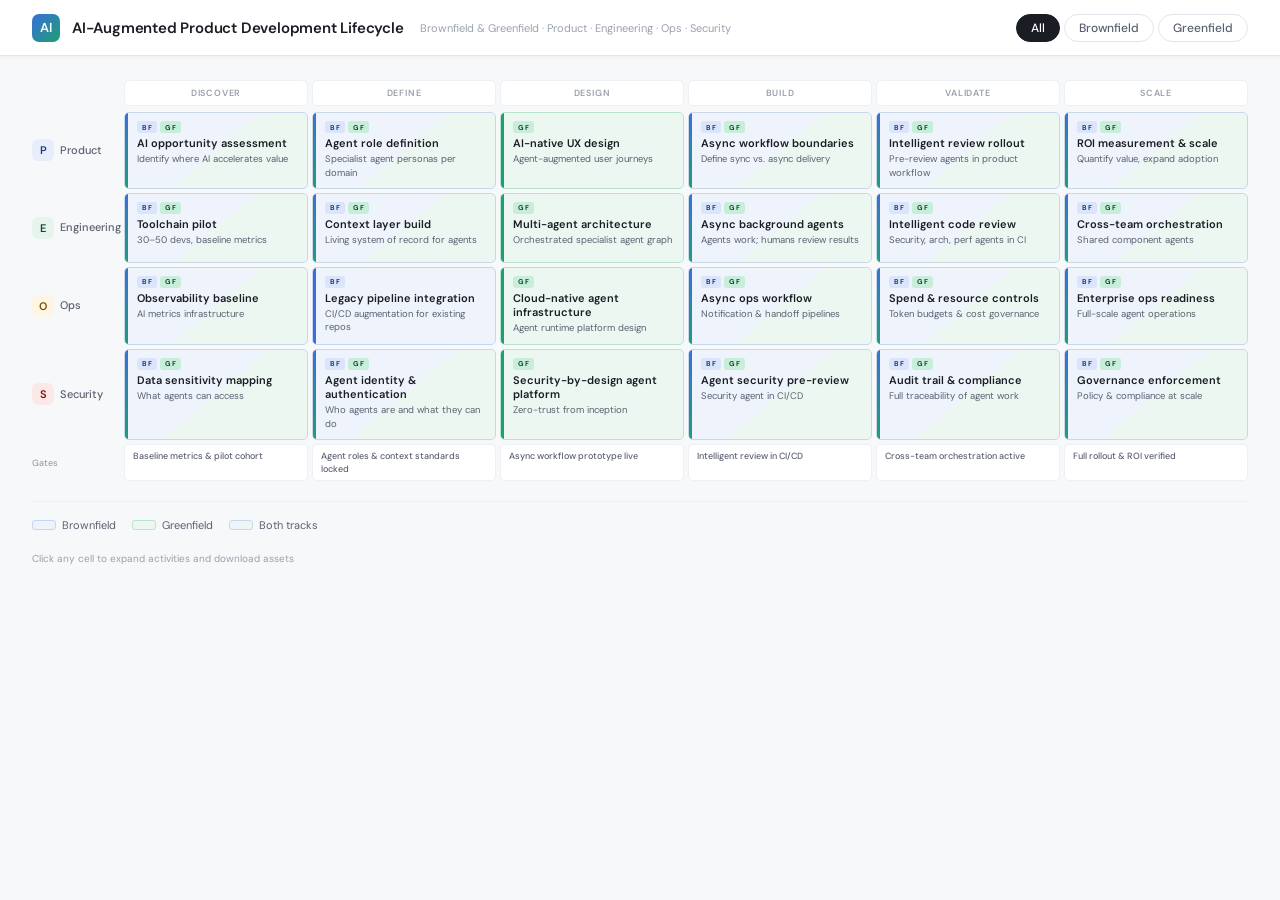
<file: AI-PDLC-blocks.html>
<!DOCTYPE html>
<html lang="en">
<head>
<meta charset="UTF-8">
<meta name="viewport" content="width=device-width, initial-scale=1.0">
<title>AI-Augmented PDLC</title>
<link rel="preconnect" href="https://fonts.googleapis.com">
<link href="https://fonts.googleapis.com/css2?family=DM+Sans:wght@300;400;500;600&family=DM+Mono:wght@400;500&display=swap" rel="stylesheet">
<style>
  *, *::before, *::after { box-sizing: border-box; margin: 0; padding: 0; }

  :root {
    --bg: #f7f8fa;
    --surface: #ffffff;
    --border: #e2e6ec;
    --border-light: #edf0f5;
    --text-primary: #1a1d23;
    --text-secondary: #5a6070;
    --text-tertiary: #9aa0ad;
    --bf-bg: #eef3fc;
    --bf-border: #c5d6f5;
    --bf-accent: #3a6fd8;
    --bf-text: #1a3a80;
    --bf-badge-bg: #dae5fb;
    --gf-bg: #edf7f2;
    --gf-border: #b8e4cc;
    --gf-accent: #1d9e75;
    --gf-text: #0a4a30;
    --gf-badge-bg: #c8edd8;
    --mrd: #fde8e8;
    --mrd-text: #7a1515;
    --mrd-border: #f0a0a0;
    --prd: #e8edfb;
    --prd-text: #1a2f7a;
    --prd-border: #a0b0ef;
    --adr: #fef5e4;
    --adr-text: #7a4f00;
    --adr-border: #f0cc80;
    --ctx: #e8f5ee;
    --ctx-text: #0a4a30;
    --ctx-border: #80d0a8;
    --ghub: #f0eafb;
    --ghub-text: #4a1a7a;
    --ghub-border: #c0a0ef;
    --radius: 8px;
    --radius-sm: 5px;
    --shadow: 0 1px 3px rgba(0,0,0,0.06), 0 1px 8px rgba(0,0,0,0.04);
    --shadow-md: 0 4px 16px rgba(0,0,0,0.08), 0 1px 4px rgba(0,0,0,0.04);
  }

  body {
    font-family: 'DM Sans', system-ui, sans-serif;
    background: var(--bg);
    color: var(--text-primary);
    min-height: 100vh;
    padding: 0;
  }

  /* ── Top bar ── */
  .topbar {
    background: var(--surface);
    border-bottom: 1px solid var(--border);
    padding: 0 32px;
    display: flex;
    align-items: center;
    justify-content: space-between;
    height: 56px;
    position: sticky;
    top: 0;
    z-index: 100;
    box-shadow: 0 1px 4px rgba(0,0,0,0.04);
  }
  .topbar-left { display: flex; align-items: center; gap: 12px; }
  .logo {
    width: 28px; height: 28px;
    background: linear-gradient(135deg, var(--bf-accent), var(--gf-accent));
    border-radius: 7px;
    display: flex; align-items: center; justify-content: center;
    color: white; font-size: 13px; font-weight: 600;
  }
  .topbar h1 { font-size: 15px; font-weight: 600; letter-spacing: -0.2px; }
  .topbar-sub { font-size: 11px; color: var(--text-tertiary); margin-left: 4px; }

  .track-toggle { display: flex; gap: 4px; }
  .tbtn {
    padding: 5px 14px;
    font-size: 12px;
    font-weight: 500;
    border-radius: 20px;
    cursor: pointer;
    border: 1px solid var(--border);
    background: transparent;
    color: var(--text-secondary);
    font-family: inherit;
    transition: all 0.14s;
  }
  .tbtn:hover { background: var(--bg); }
  .tbtn.a-all  { background: var(--text-primary); color: white; border-color: var(--text-primary); }
  .tbtn.a-bf   { background: var(--bf-bg); color: var(--bf-text); border-color: var(--bf-border); }
  .tbtn.a-gf   { background: var(--gf-bg); color: var(--gf-text); border-color: var(--gf-border); }

  /* ── Main layout ── */
  .main { padding: 24px 32px 48px; max-width: 1400px; margin: 0 auto; }

  /* ── Phase header ── */
  .grid { display: grid; grid-template-columns: 88px repeat(6, 1fr); gap: 4px; }
  .phase-row { margin-bottom: 6px; }
  .ph {
    text-align: center;
    font-size: 9px;
    font-weight: 600;
    letter-spacing: 0.8px;
    text-transform: uppercase;
    color: var(--text-tertiary);
    padding: 6px 4px;
    background: var(--surface);
    border: 1px solid var(--border-light);
    border-radius: var(--radius-sm);
  }

  /* ── Lane rows ── */
  .lane-row { margin-bottom: 4px; }
  .lane-lbl {
    display: flex; align-items: center; gap: 6px;
    padding-right: 4px;
  }
  .l-icon {
    width: 22px; height: 22px;
    border-radius: 6px;
    display: flex; align-items: center; justify-content: center;
    font-size: 11px; flex-shrink: 0;
    font-weight: 600;
  }
  .l-name { font-size: 11px; font-weight: 500; color: var(--text-secondary); line-height: 1.2; }

  /* ── Cells ── */
  .cell {
    border-radius: var(--radius-sm);
    padding: 8px 9px 8px 12px;
    min-height: 70px;
    border: 1px solid transparent;
    cursor: pointer;
    transition: box-shadow 0.14s, opacity 0.14s, transform 0.1s;
    display: flex;
    flex-direction: column;
    gap: 3px;
    position: relative;
    overflow: hidden;
  }
  .cell::before {
    content: '';
    position: absolute;
    left: 0; top: 0; bottom: 0;
    width: 3px;
  }
  .cell:hover:not(.empty) {
    box-shadow: var(--shadow-md);
    transform: translateY(-1px);
    z-index: 2;
  }
  .cell:active:not(.empty) { transform: translateY(0); }

  .cell.bf   { background: var(--bf-bg); border-color: var(--bf-border); }
  .cell.bf::before { background: var(--bf-accent); }
  .cell.gf   { background: var(--gf-bg); border-color: var(--gf-border); }
  .cell.gf::before { background: var(--gf-accent); }
  .cell.both {
    background: linear-gradient(140deg, var(--bf-bg) 50%, var(--gf-bg) 50%);
    border-color: #c8d8e8;
  }
  .cell.both::before { background: linear-gradient(to bottom, var(--bf-accent), var(--gf-accent)); }
  .cell.empty {
    background: var(--surface);
    border-color: var(--border-light);
    opacity: 0.4;
    cursor: default;
    min-height: 70px;
  }
  .cell.empty:hover { box-shadow: none; transform: none; }
  .cell.dim { opacity: 0.12; pointer-events: none; }
  .cell.active-cell { box-shadow: 0 0 0 2px var(--bf-accent); z-index: 2; }
  .cell.active-cell.gf { box-shadow: 0 0 0 2px var(--gf-accent); }
  .cell.active-cell.both { box-shadow: 0 0 0 2px #888; }

  .badges { display: flex; gap: 3px; }
  .bdg {
    font-size: 7px; font-weight: 700;
    padding: 1.5px 5px;
    border-radius: 3px;
    letter-spacing: 0.6px;
  }
  .bdg.bf { background: var(--bf-badge-bg); color: var(--bf-text); }
  .bdg.gf { background: var(--gf-badge-bg); color: var(--gf-text); }

  .c-title { font-size: 11px; font-weight: 600; color: var(--text-primary); line-height: 1.3; }
  .c-sub   { font-size: 9.5px; color: var(--text-secondary); line-height: 1.4; }

  .asset-chips { display: flex; flex-wrap: wrap; gap: 3px; margin-top: 5px; }
  .chip {
    font-size: 8px; font-weight: 700;
    padding: 2px 6px;
    border-radius: 3px;
    letter-spacing: 0.3px;
    cursor: pointer;
    border: 1px solid transparent;
    transition: opacity 0.12s, transform 0.1s;
    font-family: 'DM Mono', monospace;
  }
  .chip:hover { opacity: 0.8; transform: scale(0.97); }
  .chip.mrd  { background: var(--mrd);  color: var(--mrd-text);  border-color: var(--mrd-border); }
  .chip.prd  { background: var(--prd);  color: var(--prd-text);  border-color: var(--prd-border); }
  .chip.adr  { background: var(--adr);  color: var(--adr-text);  border-color: var(--adr-border); }
  .chip.ctx  { background: var(--ctx);  color: var(--ctx-text);  border-color: var(--ctx-border); }
  .chip.ghub { background: var(--ghub); color: var(--ghub-text); border-color: var(--ghub-border); }

  /* ── Milestone strip ── */
  .ms-row { margin-top: 4px; }
  .ms-lbl { font-size: 9px; font-weight: 500; color: var(--text-tertiary); display: flex; align-items: center; }
  .ms-cell {
    font-size: 9px; font-weight: 500;
    color: var(--text-secondary);
    padding: 5px 8px;
    border-radius: var(--radius-sm);
    background: var(--surface);
    border: 1px solid var(--border-light);
    line-height: 1.4;
  }

  /* ── Legend ── */
  .legend {
    display: flex; flex-wrap: wrap; gap: 16px;
    margin-top: 20px; padding-top: 16px;
    border-top: 1px solid var(--border-light);
    align-items: center;
  }
  .leg { display: flex; align-items: center; gap: 6px; font-size: 11px; color: var(--text-secondary); }
  .lsw { width: 24px; height: 10px; border-radius: 3px; border: 1px solid; }
  .lsw.bf   { background: var(--bf-bg);   border-color: var(--bf-border); }
  .lsw.gf   { background: var(--gf-bg);   border-color: var(--gf-border); }
  .lsw.both { background: linear-gradient(90deg, var(--bf-bg) 50%, var(--gf-bg) 50%); border-color: #c8d8e8; }
  .legend-assets { display: flex; flex-wrap: wrap; gap: 6px; margin-left: auto; align-items: center; }
  .hint { font-size: 10px; color: var(--text-tertiary); width: 100%; margin-top: 4px; }

  /* ── Inline slide-down panel ── */
  .inline-panel {
    grid-column: 1 / -1;
    overflow: hidden;
    max-height: 0;
    transition: max-height 0.32s cubic-bezier(0.22, 1, 0.36, 1), opacity 0.22s ease;
    opacity: 0;
  }
  .inline-panel.open {
    max-height: 900px;
    opacity: 1;
  }
  .inline-panel-inner {
    background: var(--surface);
    border: 1px solid var(--border);
    border-radius: var(--radius);
    margin: 2px 0 4px;
    overflow: hidden;
    box-shadow: var(--shadow-md);
  }

  /* shared head styles */
  .sp-head {
    padding: 14px 18px 12px;
    border-bottom: 1px solid var(--border-light);
    display: flex; align-items: flex-start; gap: 10px;
    background: var(--bg);
  }
  .sp-badges { display: flex; gap: 5px; align-items: center; }
  .sp-titles { flex: 1; }
  .sp-ttl  { font-size: 14px; font-weight: 600; letter-spacing: -0.2px; }
  .sp-meta { font-size: 11px; color: var(--text-tertiary); margin-top: 2px; }
  .sp-x {
    background: none; border: none; cursor: pointer;
    color: var(--text-tertiary); font-size: 16px;
    padding: 2px 6px; border-radius: 4px;
    transition: background 0.12s; flex-shrink: 0;
    font-family: inherit; line-height: 1;
  }
  .sp-x:hover { background: var(--border-light); }

  /* detail body — two-column */
  .sp-body {
    padding: 16px 18px;
    display: grid;
    grid-template-columns: 1fr 1fr;
    gap: 0 24px;
  }
  .sp-col-hd {
    font-size: 9px; font-weight: 700;
    text-transform: uppercase; letter-spacing: 0.8px;
    margin-bottom: 8px; margin-top: 14px;
    padding-bottom: 5px;
    border-bottom: 1px solid var(--border-light);
    grid-column: span 1;
  }
  .sp-col-hd:first-child { margin-top: 0; }
  .sp-col-hd.bf   { color: var(--bf-accent); }
  .sp-col-hd.gf   { color: var(--gf-accent); }
  .sp-col-hd.both { color: var(--text-tertiary); grid-column: span 2; }
  .sp-item { display: flex; align-items: flex-start; gap: 7px; margin-bottom: 6px; }
  .sp-dot  { width: 4px; height: 4px; border-radius: 50%; margin-top: 7px; flex-shrink: 0; }
  .sp-dot.bf   { background: var(--bf-accent); }
  .sp-dot.gf   { background: var(--gf-accent); }
  .sp-dot.both { background: var(--text-tertiary); }
  .sp-txt { font-size: 11.5px; color: var(--text-secondary); line-height: 1.55; }
  .sp-col-both { grid-column: span 2; display: grid; grid-template-columns: 1fr 1fr; gap: 0 24px; }

  /* asset panel body */
  .asset-head {
    padding: 14px 18px 12px;
    border-bottom: 1px solid var(--border-light);
    display: flex; align-items: center; gap: 12px;
    background: var(--bg);
  }
  .asset-icon {
    width: 32px; height: 32px;
    border-radius: 7px;
    display: flex; align-items: center; justify-content: center;
    font-size: 16px; flex-shrink: 0;
  }
  .asset-ttl  { font-size: 13px; font-weight: 600; letter-spacing: -0.2px; }
  .asset-sub  { font-size: 10.5px; color: var(--text-tertiary); margin-top: 2px; }

  .asset-body { padding: 16px 18px; display: flex; flex-direction: column; gap: 10px; }
  .asset-code {
    font-family: 'DM Mono', monospace;
    font-size: 10.5px;
    color: var(--text-secondary);
    background: var(--bg);
    border: 1px solid var(--border-light);
    border-radius: var(--radius);
    padding: 14px 16px;
    white-space: pre-wrap;
    overflow-y: auto;
    line-height: 1.7;
    max-height: 380px;
  }
  .asset-actions {
    display: flex; gap: 8px;
    justify-content: flex-end;
  }
  .abtn {
    padding: 7px 16px;
    font-size: 12px; font-weight: 500;
    border-radius: 6px; cursor: pointer;
    border: 1px solid var(--border);
    background: var(--surface);
    color: var(--text-primary);
    font-family: inherit;
    transition: all 0.12s;
  }
  .abtn:hover { background: var(--bg); }
  .abtn.primary {
    background: var(--bf-accent);
    border-color: var(--bf-accent);
    color: white;
  }
  .abtn.primary:hover { background: #2d5cbf; border-color: #2d5cbf; }
</style>
</head>
<body>

<div class="topbar">
  <div class="topbar-left">
    <div class="logo">AI</div>
    <h1>AI-Augmented Product Development Lifecycle</h1>
    <span class="topbar-sub">Brownfield &amp; Greenfield · Product · Engineering · Ops · Security</span>
  </div>
  <div class="track-toggle">
    <button class="tbtn a-all" onclick="setFilter('all')">All</button>
    <button class="tbtn" onclick="setFilter('bf')">Brownfield</button>
    <button class="tbtn" onclick="setFilter('gf')">Greenfield</button>
  </div>
</div>

<div class="main">

  <!-- Phase header -->
  <div class="grid phase-row">
    <div></div>
    <div class="ph">Discover</div>
    <div class="ph">Define</div>
    <div class="ph">Design</div>
    <div class="ph">Build</div>
    <div class="ph">Validate</div>
    <div class="ph">Scale</div>
  </div>

  <!-- Lanes -->
  <div id="lanes"></div>

  <!-- Milestone strip -->
  <div class="grid ms-row">
    <div class="ms-lbl">Gates</div>
    <div class="ms-cell">Baseline metrics &amp; pilot cohort</div>
    <div class="ms-cell">Agent roles &amp; context standards locked</div>
    <div class="ms-cell">Async workflow prototype live</div>
    <div class="ms-cell">Intelligent review in CI/CD</div>
    <div class="ms-cell">Cross-team orchestration active</div>
    <div class="ms-cell">Full rollout &amp; ROI verified</div>
  </div>

  <!-- Legend -->
  <div class="legend">
    <div class="leg"><div class="lsw bf"></div>Brownfield</div>
    <div class="leg"><div class="lsw gf"></div>Greenfield</div>
    <div class="leg"><div class="lsw both"></div>Both tracks</div>
    <div class="hint">Click any cell to expand activities and download assets</div>
  </div>
</div>



<script>
const phases = ['Discover','Define','Design','Build','Validate','Scale'];
const lanes = [
  { id:'product',     name:'Product',     icon:'P', ib:'#e8edfb', ic:'#1a3a80' },
  { id:'engineering', name:'Engineering', icon:'E', ib:'#e6f4ec', ic:'#0a4a30' },
  { id:'ops',         name:'Ops',         icon:'O', ib:'#fef5e4', ic:'#7a4f00' },
  { id:'security',    name:'Security',    icon:'S', ib:'#fde8e8', ic:'#7a1515' },
];

const ASSETS = {
  MRD: {
    key:'MRD', label:'MRD', cls:'mrd', icon:'📋', iconBg:'#fde8e8',
    title:'Market Requirements Document',
    sub:'AI-Augmented Software Development Programme',
    filename:'MRD-AI-Augmented-Development.md',
    content:`# Market Requirements Document
## AI-Augmented Software Development Programme

**Document type:** MRD  |  **Status:** Draft  |  **Revision:** 1.0

---

## 1. Executive Summary

Software engineering teams face a structural velocity gap: demand for new features grows
faster than headcount can scale. AI-augmented development addresses this by embedding
specialist agents across the development lifecycle — from requirements to release —
enabling developers to operate as conductors of parallel agent workflows rather than
individual contributors to serial ones.

---

## 2. Problem Statement

### 2.1 Brownfield challenges
- Legacy codebases have high context-establishment cost per developer per task
- Serial peer review creates bottlenecks that scale with team size
- Institutional knowledge is locked in individuals, not systems
- Technical debt slows feature velocity disproportionately over time

### 2.2 Greenfield challenges
- New products must achieve competitive velocity from day one
- Early architectural decisions compound — errors are expensive to unwind
- Small founding teams cannot staff all specialist concerns simultaneously
- Documentation and compliance obligations grow faster than writing capacity

### 2.3 Shared opportunity
- Both tracks benefit from parallel agent specialisation
- Both tracks require governance and audit infrastructure for agent-generated work
- Developer satisfaction improves when mechanical work is delegated

---

## 3. Market Requirements

**MR-001 — Velocity improvement (P0)**
Teams must achieve measurable velocity improvement (target: 2–3×) within two quarters.

**MR-002 — Quality maintenance (P0)**
Agent-assisted delivery must not increase bug escape rate.

**MR-003 — Brownfield compatibility (P0)**
Must integrate with existing CI/CD pipelines without requiring full codebase rewrites.

**MR-004 — Greenfield acceleration (P1)**
New products must adopt AI-native patterns from the first sprint.

**MR-005 — Governance and auditability (P0)**
All agent-generated work must be traceable: who assigned, what was generated, who approved.

**MR-006 — Developer adoption (P1)**
≥70% active usage among targeted developers within two quarters of rollout.

**MR-007 — Cost predictability (P1)**
Token spend bounded by per-team budgets. Cost per feature-point measurable.

**MR-008 — Security boundary enforcement (P0)**
Agents operate within data sensitivity tiers. Enforcement must be automated.

---

## 4. Success Metrics

| Metric                  | Target (6 months)  |
|-------------------------|--------------------|
| Story velocity          | +40% minimum       |
| Bug escape rate         | No regression      |
| Review cycle time       | −40%               |
| Developer NPS           | ≥+30               |
| AI adoption rate        | ≥70% active        |
| Compliance violations   | 0 agent-introduced |

---

## 5. Out of Scope

- Replacement of human judgment on novel architectural decisions
- Fully autonomous production deployments without human approval gate
- Agent access to production data during development workflows
- Consumer-facing AI features

---

*This MRD feeds into track-specific PRDs for Brownfield and Greenfield programmes.*`
  },
  PRD_BF: {
    key:'PRD_BF', label:'PRD', cls:'prd', icon:'📄', iconBg:'#e8edfb',
    title:'PRD — Brownfield AI Integration',
    sub:'Product Requirements · Brownfield Track',
    filename:'PRD-Brownfield-AI-Integration.md',
    content:`# Product Requirements Document
## AI Integration — Brownfield Track

**Document type:** PRD  |  **Track:** Brownfield  |  **Status:** Draft  |  **Revision:** 1.0

---

## 1. Overview

This PRD covers AI augmentation of existing, production software products. The brownfield
track prioritises non-disruptive integration: agents are layered onto existing workflows,
pipelines, and codebases without requiring architectural rewrites.

---

## 2. Goals

1. Reduce per-developer mechanical burden on established codebases by 40%+
2. Insert security, architecture, and performance pre-review into existing PR workflow
3. Establish agent-readable context from existing documentation and code patterns
4. Instrument existing pipelines for AI telemetry without pipeline rewrites

---

## 3. Non-Goals

- Rewriting legacy modules to enable agent compatibility
- Replacing existing code review culture with fully automated review
- Mandating greenfield patterns on legacy teams before readiness

---

## 4. User Stories

**Developer:** I want an AI assistant that already understands our codebase conventions
so I don't have to re-explain context on every task.

**Engineering lead:** I want to see velocity and quality deltas week-over-week so I can
report AI programme value to stakeholders.

**Security engineer:** I want a security agent scanning every PR for auth, encryption, and
injection issues so critical findings don't reach production.

---

## 5. Functional Requirements

**FR-BF-001 — Context file standard**
Every existing repository must have a context file (CLAUDE.md) containing: architecture
overview, build instructions, style guide, known gotchas, and key patterns. Enforced as
a CI gate.

**FR-BF-002 — Agent-assisted PR authoring**
Developers can assign well-scoped stories to an agent. The agent produces a PR containing
implementation, unit tests, and documentation update with a conflict resolution summary.

**FR-BF-003 — Pre-review agent pipeline**
Three agents run automatically on every PR before human review:
- Security agent: checks auth patterns, encryption, injection vectors
- Architecture agent: validates against repo context file standards
- Performance agent: flags regressions against established baseline patterns

**FR-BF-004 — Legacy pipeline integration**
Agent pre-review steps must integrate with existing CI/CD tooling via a standard plugin
interface. No pipeline rewrite required.

**FR-BF-005 — Telemetry and metrics**
Every agent interaction is logged: task assigned, output generated, human decision, time delta.

**FR-BF-006 — Token budget enforcement**
Per-team token budgets enforced at the platform level with weekly spend reports.

---

## 6. Acceptance Criteria

| Requirement  | Acceptance test                                                  |
|--------------|------------------------------------------------------------------|
| FR-BF-001    | CI fails on PR from repo without valid context file              |
| FR-BF-002    | Agent PR includes implementation + tests + docs in single branch |
| FR-BF-003    | Pre-review results visible before first human reviewer notified  |
| FR-BF-004    | Integration requires ≤1 day of pipeline engineer time per repo   |
| FR-BF-005    | Dashboard shows per-team metrics within 24h of agent activity    |
| FR-BF-006    | Budget alert fires within 1h of threshold breach                 |

---

## 7. Rollout Phases

| Phase    | Scope                                          | Duration |
|----------|------------------------------------------------|----------|
| Pilot    | 1–2 teams, volunteer repos                     | 6 weeks  |
| Expand   | All willing teams, context file adoption       | 8 weeks  |
| Enforce  | Context file CI gate live, pre-review mandatory| 4 weeks  |
| Optimise | Tune agent rulesets, measure ROI               | Ongoing  |

---

*See ADR-001 for context file format decision.*`
  },
  PRD_GF: {
    key:'PRD_GF', label:'PRD', cls:'prd', icon:'📄', iconBg:'#e8edfb',
    title:'PRD — Greenfield AI-Native',
    sub:'Product Requirements · Greenfield Track',
    filename:'PRD-Greenfield-AI-Native.md',
    content:`# Product Requirements Document
## AI-Native Development — Greenfield Track

**Document type:** PRD  |  **Track:** Greenfield  |  **Status:** Draft  |  **Revision:** 1.0

---

## 1. Overview

This PRD covers AI-native development of new products and modules. The greenfield track
designs agent participation into the development process from the first sprint — no
legacy constraints, no retrofit. Agent patterns are first-class architectural decisions.

---

## 2. Goals

1. Achieve 2–3× feature velocity vs. equivalent non-AI-augmented team from sprint one
2. Establish multi-agent orchestration as the default delivery model
3. Build observability, security, and governance into the agent platform before feature work
4. Produce agent-generated documentation, ADRs, and test coverage for every story

---

## 3. Non-Goals

- Fully autonomous product delivery without human review gates
- Consumer-facing agent experiences
- Backfilling brownfield products with greenfield patterns before brownfield readiness

---

## 4. User Stories

**Developer:** I want to assign a story and receive a reviewable PR from an agent so I
can focus my time on architectural decisions and edge cases.

**Product manager:** I want agent-generated PRDs and MRDs as starting drafts from
discovery notes so I can iterate rather than write from scratch.

**Security engineer:** I want zero-trust enforced at the agent platform level before the
first line of product code is written.

---

## 5. Functional Requirements

**FR-GF-001 — Agent-first repository setup**
New repositories are initialised with: context file, agent instruction sets, ADR directory,
feature flag configuration, and pre-review agent pipeline. Setup automated via repository
template.

**FR-GF-002 — Multi-agent orchestration**
An orchestration layer coordinates specialist agents in parallel:
- Architect agent: validates design against ADRs and context
- Coder agent: implements to spec in isolated branch
- Test agent: generates and runs test suite
- Doc agent: produces documentation update and ADR if applicable

**FR-GF-003 — Async-first delivery model**
Every story follows the async pattern by default. Developer receives notification when PR
is ready for review. Synchronous agent interaction is opt-in for exploratory work.

**FR-GF-004 — Context graph continuous update**
Merged PRs automatically update the repository context graph within one pipeline run.

**FR-GF-005 — Native observability**
Agent trace, cost, latency, and outcome data emitted from the first agent run.

**FR-GF-006 — Zero-trust agent platform**
Agent-to-service and agent-to-agent communication uses mutual authentication. Egress
restricted to approved allowlist. Credentials are short-lived and rotated per session.

---

## 6. Rollout Phases

| Phase      | Scope                                          | Duration |
|------------|------------------------------------------------|----------|
| Foundation | Platform, identity, observability, repo template| 4 weeks  |
| Pilot      | First new product on greenfield platform       | 6 weeks  |
| Validate   | Measure velocity, quality, cost vs. targets    | 4 weeks  |
| Scale      | Additional new products onboard via template   | Ongoing  |

---

*See ADR-003 for orchestration framework decision.*`
  },
  ADR_TMPL: {
    key:'ADR_TMPL', label:'ADR', cls:'adr', icon:'🏗', iconBg:'#fef5e4',
    title:'ADR Template',
    sub:'Architecture Decision Record — blank template',
    filename:'ADR-Template.md',
    content:`# Architecture Decision Record
## ADR-[NUMBER]: [Short title]

**Date:** YYYY-MM-DD
**Status:** Proposed | Accepted | Deprecated | Superseded by ADR-[N]
**Deciders:** [Names or roles]
**Track applicability:** Both | Brownfield only | Greenfield only

---

## Context

Describe the situation, forces, and constraints that make this decision necessary.
What problem are we solving? What are the pressures? What options exist?

---

## Decision

State the decision clearly and directly. "We will..." not "We considered..."

---

## Rationale

Why this option over the alternatives? Reference evidence, prior art, team context,
or constraints that make this the right call now.

---

## Alternatives considered

### Option A: [Name]
**Description:** ...
**Rejected because:** ...

### Option B: [Name]
**Description:** ...
**Rejected because:** ...

---

## Consequences

### Positive
- ...

### Negative / trade-offs
- ...

### Risks
- ...

---

## Agent instruction implications

If this ADR affects how agents should behave, document the instruction delta here
so it can be propagated to agent context files.

\`\`\`
# Agent instruction update (append to CLAUDE.md or equivalent)
# ADR-[NUMBER]: [Short title]
# Decision: [one-line summary]
# Agents must: [specific behavioural instruction]
# Agents must not: [specific prohibition]
\`\`\`

---

## Review schedule

This decision will be reviewed: [date or trigger condition]

---

*ADRs are stored in /docs/adr/ and indexed automatically into the agent context graph on merge.*`
  },
  ADR_001: {
    key:'ADR_001', label:'ADR', cls:'adr', icon:'🏗', iconBg:'#fef5e4',
    title:'ADR-001: Context File Standard',
    sub:'Architecture Decision Record — accepted',
    filename:'ADR-001-Context-File-Standard.md',
    content:`# Architecture Decision Record
## ADR-001: Context File Standard for Agent Instruction

**Date:** 2026-01-15
**Status:** Accepted
**Deciders:** Architecture team, Engineering leads
**Track applicability:** Both

---

## Context

Agents invoked without shared context produce inconsistent output: they hallucinate
conventions, repeat solved problems, and make decisions that conflict with established
team standards. Each repository needs a machine-readable source of truth that agents
consult before any task.

---

## Decision

We will adopt a Markdown context file named CLAUDE.md at the repository root.
All repositories must have this file. Its presence is enforced as a CI gate.
Its contents are versioned alongside the code.

---

## Rationale

Markdown is human-readable and agent-readable without a parser. It is editable in any
tool. It co-locates context with code so it ages with the codebase. YAML manifests
require schema maintenance; issue-tracker context is runtime-dynamic and unreliable.

---

## Alternatives considered

### Option A: Structured YAML manifest
**Rejected because:** Schema versioning overhead; less readable for humans; requires parser tooling.

### Option B: Runtime issue-tracker context pull
**Rejected because:** Latency at agent invocation; inconsistent availability; mixes
transient requirements with stable conventions.

---

## Consequences

### Positive
- Agents have consistent, version-controlled context in every repo
- Developers can read and edit context in the same tools they use for code
- CI enforcement prevents context drift

### Negative / trade-offs
- Requires initial authoring effort per repository (estimated 2–4 hours per repo)
- Context quality varies by author; requires a review standard

### Risks
- Stale context if teams don't update CLAUDE.md when conventions change
- Mitigation: quarterly context review added to engineering calendar

---

## Agent instruction implications

\`\`\`
# ADR-001: Context File Standard
# Agents must: read CLAUDE.md before any task in this repository
# Agents must: flag conflicts between task requirements and CLAUDE.md conventions
# Agents must not: assume conventions not stated in CLAUDE.md
# Agents must not: modify CLAUDE.md without explicit human instruction
\`\`\`

---

## Review schedule

Review at 6-month mark or when a new agent capability requires new context fields.`
  },
  CLAUDE_MD: {
    key:'CLAUDE_MD', label:'CLAUDE.md', cls:'ctx', icon:'⚙', iconBg:'#e8f5ee',
    title:'CLAUDE.md — Agent Context File',
    sub:'Repository-level agent instruction template',
    filename:'CLAUDE.md',
    content:`# Agent Context File
## [Project / Repository Name]

> This file is the authoritative context source for all AI agents working in this
> repository. Read it fully before beginning any task. Do not assume conventions
> not stated here.
> Last updated: YYYY-MM-DD  |  Owner: [Engineering lead name or role]

---

## Repository overview

**Purpose:** [One sentence describing what this repo does]
**Track:** Brownfield | Greenfield
**Primary language(s):** [e.g. TypeScript, Python, C#]
**Runtime target:** [e.g. Node 20, .NET 8, Python 3.12]
**Deployment target:** [e.g. AKS, Lambda, Cloud Run]

---

## Architecture

[2–4 sentences describing the high-level architecture. What pattern does the codebase
follow — vertical slice, clean architecture, modular monolith, microservices?]

**Key boundaries:**
- [Boundary 1 — e.g. "All database access goes through the repository layer.
  Agents must not generate direct SQL in controllers."]
- [Boundary 2]
- [Boundary 3]

**Architecture decision records:** /docs/adr/ — consult before proposing structural changes.

---

## Build and run

\`\`\`bash
# Install dependencies
[install command]

# Run locally
[run command]

# Run tests
[test command]

# Lint / format
[lint command]
\`\`\`

---

## Code style and conventions

- **Naming:** [e.g. camelCase for variables, PascalCase for types, kebab-case for files]
- **File structure:** [e.g. feature-first, not layer-first]
- **Error handling:** [e.g. all errors must be typed; no raw catch (e: any)]
- **Testing:** [e.g. unit tests co-located with source]
- **Comments:** [e.g. comments explain why, not what]

---

## Known gotchas

- [Gotcha 1 — e.g. "The legacy auth middleware runs before the new RBAC middleware.
  Do not remove or reorder."]
- [Gotcha 2]
- [Gotcha 3]

---

## Agent instructions

### What agents may do
- Generate implementation code following conventions in this file
- Generate unit and integration tests co-located with source
- Generate documentation updates for changed interfaces
- Propose ADRs for novel architectural decisions (flag for human review)

### What agents must not do
- Modify files in /infra/ without explicit human instruction
- Disable or bypass security middleware
- Introduce new dependencies without noting them for human approval
- Commit directly to main or release/* branches

### Async delivery
- Agents work in isolated feature branches
- PRs include: implementation, tests, documentation, and a conflict summary
- Flag blockers in the PR description; do not attempt to resolve them autonomously

### Pre-review checklist (agents self-verify before PR)
- [ ] All new code has corresponding tests
- [ ] No secrets, tokens, or credentials in code or comments
- [ ] No disabled security controls
- [ ] Conventions in this file are followed
- [ ] Conflicts with existing code are documented in PR description

---

## Key contacts

| Role                       | Contact |
|----------------------------|---------|
| Engineering lead           | [Name]  |
| Architecture owner         | [Name]  |
| Security point of contact  | [Name]  |

---

*This file is versioned. Changes require a PR. Substantive changes should reference
or produce an ADR.*`
  },
  GITHUB_MD: {
    key:'GITHUB_MD', label:'.github', cls:'ghub', icon:'🐙', iconBg:'#f0eafb',
    title:'.github/agent-instructions.md',
    sub:'GitHub-integrated agent workflow instructions',
    filename:'agent-instructions.md',
    content:`# Agent Instructions — GitHub Workflow Integration
## .github/agent-instructions.md

> Place this file at .github/agent-instructions.md in any repository.
> It is consumed by agents operating via GitHub Actions, Copilot, or equivalent tooling.
> For full repository context, also see CLAUDE.md at the repository root.

---

## Scope

These instructions govern agent behaviour within GitHub-integrated workflows:
- Pull request authoring and review
- Issue triage and refinement
- CI/CD pipeline interaction
- Release note generation

---

## Pull request standards

**Title format:** [type]: short description
Types: feat | fix | refactor | docs | test | chore

**PR description must contain:**

### What
[What does this PR do? One paragraph.]

### Why
[Why is this change needed? Link to issue or requirement.]

### How
[Key implementation decisions. Note anything non-obvious.]

### Agent notes
[What did the agent decide autonomously? What was flagged for human review?]

### Checklist
- [ ] Tests added or updated
- [ ] Documentation updated
- [ ] No secrets or credentials introduced
- [ ] Security controls not modified
- [ ] ADR created if architectural decision was made

---

## Review interaction

When a human reviewer leaves a comment, agents should:
- Address all comments before requesting re-review
- Respond to each unresolved comment with a code change or reasoned explanation
- Flag comments requiring human judgment with [needs human decision]
- Never dismiss review comments without acknowledgment

---

## Issue triage

Agents should add labels: bug | feat | question | security | needs-refinement
Estimate complexity: size/S | size/M | size/L | size/XL

Agents must not:
- Close issues without human approval
- Assign issues to individuals without human instruction
- Modify issue priority labels set by a human

---

## CI/CD interaction

Agents may:
- Trigger CI runs on their own PRs
- Read CI results and self-correct failing tests or lint errors

Agents must not:
- Modify deployment workflows in .github/workflows/deploy*.yml
- Disable or bypass required status checks
- Approve their own PRs

---

## Security

- Never include secrets, tokens, API keys, or credentials in any PR, commit, or comment
- If a secret is discovered in existing code, open a security issue immediately
- Do not modify .github/workflows/ files handling secrets without explicit human instruction

---

## Escalation

If an agent cannot complete a task within these guidelines:
1. Open the PR in draft state
2. Add a comment: [AGENT BLOCKED]: [clear description of blocker]
3. Request human review explicitly
4. Do not attempt to work around the blocker autonomously

---

*In case of conflict with CLAUDE.md, CLAUDE.md takes precedence.*`
  }
};

const cellAssets = {
  product:     { 0:['MRD'], 1:['PRD_BF','PRD_GF','ADR_TMPL'], 2:['PRD_GF'], 3:['ADR_TMPL'] },
  engineering: { 0:['CLAUDE_MD','GITHUB_MD'], 1:['CLAUDE_MD','ADR_001'], 2:['ADR_TMPL'], 3:['GITHUB_MD'], 4:['ADR_TMPL'] },
  ops:         { 1:['GITHUB_MD'], 3:['ADR_TMPL'] },
  security:    { 0:['ADR_TMPL'], 1:['ADR_001'], 2:['ADR_TMPL'], 3:['GITHUB_MD','CLAUDE_MD'], 4:['ADR_TMPL'] }
};

const data = {
  product: [
    { track:'both', title:'AI opportunity assessment', sub:'Identify where AI accelerates value',
      bf:['Audit existing backlog for AI-assist candidates','Map high-friction manual workflows as automation targets','Capture baseline velocity, quality, and delivery metrics'],
      gf:['Define AI-native product vision for new surface areas','Identify modules best suited for AI-first design','Conduct user research on agent-assisted experiences'],
      shared:['Align on feature flag tooling for AI rollout gates','Establish AI adoption KPI framework'] },
    { track:'both', title:'Agent role definition', sub:'Specialist agent personas per domain',
      bf:['Codify existing domain knowledge into agent instruction sets','Map current team expertise to agent specialisation areas','Define agent access levels aligned to existing permission model'],
      gf:['Design agent roles from scratch without legacy constraints','Specify agents for each domain: logic, integration, compliance','Define inter-agent handoff and consensus protocols'],
      shared:['Author agent specification document template','Establish agent instruction set governance standard'] },
    { track:'gf', title:'AI-native UX design', sub:'Agent-augmented user journeys',
      bf:[], gf:['Design agent-in-the-loop interaction patterns from day one','Define async notification UX: in-app, email, messaging','Prototype copilot-style surfaces for core user workflows'], shared:[] },
    { track:'both', title:'Async workflow boundaries', sub:'Define sync vs. async delivery',
      bf:['Identify existing features safe for background agent execution','Define PR-ready handoff criteria and review expectations','Establish notification-driven review flow for legacy modules'],
      gf:['Design async-first feature delivery pipeline from inception','Agent branches: implement, test, and document before human review','Define conflict resolution and escalation paths for agent PRs'],
      shared:['Async boundary framework document','Approval gate taxonomy across all agent work'] },
    { track:'both', title:'Intelligent review rollout', sub:'Pre-review agents in product workflow',
      bf:['Integrate agent pre-review into existing PR and release process','Reduce human review load on established code paths','Track review cycle time delta vs. pre-AI baseline'],
      gf:['Architecture and security agents embedded in workflow from day one','Human reviewers focus exclusively on business logic and novelty'],
      shared:['Product quality dashboard including AI review coverage','Review cycle time reduction target (40–60%)'] },
    { track:'both', title:'ROI measurement & scale', sub:'Quantify value, expand adoption',
      bf:['Measure velocity delta on established teams sprint-over-sprint','Track bug escape rate vs. pre-AI baseline'],
      gf:['Quantify velocity gains for AI-native products','Developer NPS on agentic tooling and workflow','Cross-team ROI dashboard for executive reporting'],
      shared:['Publish AI programme ROI report','Set next-cycle adoption and efficiency targets'] },
  ],
  engineering: [
    { track:'both', title:'Toolchain pilot', sub:'30–50 devs, baseline metrics',
      bf:['Deploy AI coding assistant on existing teams with instrumentation','Capture accept rate, bug rate, and velocity delta from day one','Introduce context files in legacy repos'],
      gf:['Evaluate multi-agent orchestration frameworks for new repos','Greenfield repos adopt context files and agent specs from first commit','Pilot async background agent workflow with small team'],
      shared:['Establish shared metrics dashboard across all pilots','Define token budget per developer and per team'] },
    { track:'both', title:'Context layer build', sub:'Living system of record for agents',
      bf:['Migrate existing architecture decisions into agent-readable context','Connect existing issue tracker requirements to agent context pipeline','Instrument established code patterns as agent reference examples'],
      gf:['Design context graph from scratch with no legacy document debt','API-spec-first: schema automatically feeds agent instruction context'],
      shared:['Context file standard enforced across all repositories','Cross-session memory integration for persistent agent learning'] },
    { track:'gf', title:'Multi-agent architecture', sub:'Orchestrated specialist agent graph',
      bf:[], gf:['Design agent orchestration graph: architect, coder, test, doc agents','Agents operate in parallel on isolated concerns simultaneously','Define consensus rules and arbitration for conflicting agent outputs'], shared:[] },
    { track:'both', title:'Async background agents', sub:'Agents work; humans review results',
      bf:['Identify established features safe for overnight agent execution','Agent-generated PRs include implementation, tests, and documentation','Conflict resolution summary included in every agent-authored PR'],
      gf:['Agent-first branches standard for all new feature work','Developer assigns story; agent executes; human reviews output'],
      shared:['Handoff criteria definition for all async agent work','Override and escalation path for rejected agent PRs'] },
    { track:'both', title:'Intelligent code review', sub:'Security, arch, perf agents in CI',
      bf:['Security agent: auth, encryption, and injection checks on existing PRs','Architecture agent: validates against established team standards','Performance agent: flags regressions against known baseline patterns'],
      gf:['All three review agents active from first commit in new repos','Architecture agent references greenfield standards and ADRs'],
      shared:['Code review checklist operationalised as agent ruleset','Human reviewers focus on tradeoffs, novelty, and business logic'] },
    { track:'both', title:'Cross-team orchestration', sub:'Shared component agents',
      bf:['Shared infrastructure agent identifies duplication across existing teams','Integration agent surfaces API contract inconsistencies in legacy systems'],
      gf:['Integration agent designs event and API contracts from first principles','Agents identify shared component opportunities across new products'],
      shared:['Inter-team boundary rules encoded in agent instruction sets','Cross-team agent coordination protocol and escalation path'] },
  ],
  ops: [
    { track:'both', title:'Observability baseline', sub:'AI metrics infrastructure',
      bf:['Add AI telemetry to existing CI/CD: accept rate, latency, coverage','Token spend tracking instrumented by team and project'],
      gf:['Design observability-first: AI metrics built into platform from day one','Agent trace visibility in build and deploy pipeline from inception'],
      shared:['AI metrics schema definition','Dashboard: velocity, quality, spend, and adoption'] },
    { track:'bf', title:'Legacy pipeline integration', sub:'CI/CD augmentation for existing repos',
      bf:['Add agent pre-review step to existing build pipelines','Agent-generated test scaffolds integrated into brownfield build process','Context file enforcement gate added to CI for legacy repositories'],
      gf:[], shared:[] },
    { track:'gf', title:'Cloud-native agent infrastructure', sub:'Agent runtime platform design',
      bf:[], gf:['Design and deploy agent runtime platform for new services','Implement RBAC enforcement for agent access to data and APIs','Define scaling policy for agent compute based on team load'], shared:[] },
    { track:'both', title:'Async ops workflow', sub:'Notification & handoff pipelines',
      bf:['Alerting when agent PRs are ready for existing team review queues','Overnight agent run scheduling and health monitoring'],
      gf:['Notification-driven ops designed into the platform from sprint one','Agent health dashboard: run status, failure rate, retry counts'],
      shared:['Async boundary operations playbook','On-call rotation and incident runbook for agent failures'] },
    { track:'both', title:'Spend & resource controls', sub:'Token budgets & cost governance',
      bf:['Per-team token budget caps enforced in existing tooling','Cost alert thresholds defined per established team and product'],
      gf:['Agent cost modelled into new product feature estimates from the start','Dynamic budget scaling based on sprint throughput and team size'],
      shared:['Enterprise token budget framework','Cost per story-point AI delivery metric'] },
    { track:'both', title:'Enterprise ops readiness', sub:'Full-scale agent operations',
      bf:['SLA defined for agent-assisted releases in established products','Incident runbook for agent-introduced regressions in production'],
      gf:['Agent ops playbook mature and staffed for all new product lines','Agent performance benchmarks published on a regular cadence'],
      shared:['Cross-team agent operations centre','AI reliability SLOs published and reviewed quarterly'] },
  ],
  security: [
    { track:'both', title:'Data sensitivity mapping', sub:'What agents can access',
      bf:['Map existing permission model to agent access tier definitions','Flag sensitive data fields for agent exclusion in existing schemas'],
      gf:['Define agent RBAC from scratch using principle of least privilege','Encode data classification policy into agent instruction sets'],
      shared:['Data classification taxonomy for agent access across all teams','Cross-team data boundary policy document'] },
    { track:'both', title:'Agent identity & authentication', sub:'Who agents are and what they can do',
      bf:['Extend existing identity provider to cover agent authentication','Scope agent session tokens to least-privilege access on existing APIs'],
      gf:['Design mutual authentication for agent-to-agent communication','Short-lived credential rotation built into agent session lifecycle'],
      shared:['Agent identity standard across all teams and environments','Credential rotation policy and revocation procedure'] },
    { track:'gf', title:'Security-by-design agent platform', sub:'Zero-trust from inception',
      bf:[], gf:['Zero-trust network policy for agent mesh: no implicit trust','Agent egress controls: approved API and data source allowlist only','TLS validation enforced; no configuration options to disable'], shared:[] },
    { track:'both', title:'Agent security pre-review', sub:'Security agent in CI/CD',
      bf:['Security agent checks auth, encryption, and injection in existing PRs','Scan for known-bad patterns from existing security backlog'],
      gf:['Security agent active in CI from first commit in new repositories','OWASP and compliance checks integrated as a merge gate'],
      shared:['Security agent ruleset derived from existing code review standards','Zero critical findings gate enforced on all agent-authored PRs'] },
    { track:'both', title:'Audit trail & compliance', sub:'Full traceability of agent work',
      bf:['Audit log: task assignment, code generated, and human approval recorded','Integration with existing compliance and change management workflows'],
      gf:['Immutable audit trail designed into platform from sprint one','Agent work traceable from requirement through PR to production approval'],
      shared:['Enterprise audit trail schema for all agent work','Legal and compliance review of agent-generated intellectual property'] },
    { track:'both', title:'Governance enforcement', sub:'Policy & compliance at scale',
      bf:['Policy engine defines which agent types access which data classifications','Compliance violation alerting integrated with existing security operations'],
      gf:['Governance layer native to agent platform architecture','Policy-as-code: agent constraints versioned alongside product source'],
      shared:['AI Governance Framework v1.0 published and maintained','Cross-team policy enforcement dashboard reviewed regularly'] },
  ]
};

let currentFilter = 'all';
let currentAsset = null;

function setFilter(f) {
  currentFilter = f;
  document.querySelectorAll('.tbtn').forEach(b => {
    b.className = 'tbtn';
    if (b.textContent.trim() === 'All' && f === 'all') b.classList.add('a-all');
    if (b.textContent.trim() === 'Brownfield' && f === 'bf') b.classList.add('a-bf');
    if (b.textContent.trim() === 'Greenfield' && f === 'gf') b.classList.add('a-gf');
  });
  document.querySelectorAll('.cell:not(.empty)').forEach(c => {
    const t = c.dataset.track;
    c.classList.toggle('dim', f !== 'all' && t !== f && t !== 'both');
  });
}

// Track which panel is open: { rowEl, panelEl, laneId, idx, type }
let openPanel = null;

function closePanel() {
  if (!openPanel) return;
  openPanel.panelEl.classList.remove('open');
  // remove after transition
  const el = openPanel.panelEl;
  el.addEventListener('transitionend', () => el.remove(), { once: true });
  openPanel.cell && openPanel.cell.classList.remove('active-cell');
  openPanel = null;
  currentAsset = null;
}

function buildDetailHTML(item, assetKeys) {
  const hasBf = item.bf && item.bf.length;
  const hasGf = item.gf && item.gf.length;
  const hasShared = item.shared && item.shared.length;
  const bfItems = hasBf ? item.bf.map(t=>`<div class="sp-item"><div class="sp-dot bf"></div><div class="sp-txt">${t}</div></div>`).join('') : '';
  const gfItems = hasGf ? item.gf.map(t=>`<div class="sp-item"><div class="sp-dot gf"></div><div class="sp-txt">${t}</div></div>`).join('') : '';
  const shItems = hasShared ? item.shared.map(t=>`<div class="sp-item"><div class="sp-dot both"></div><div class="sp-txt">${t}</div></div>`).join('') : '';

  // Build two-column layout: bf left, gf right, shared full-width below
  let cols = '';
  if (hasBf || hasGf) {
    cols += `<div class="sp-col-hd bf" style="${!hasBf?'visibility:hidden':''}">Brownfield</div>`;
    cols += `<div class="sp-col-hd gf" style="${!hasGf?'visibility:hidden':''}">Greenfield</div>`;
    cols += `<div style="display:contents">${bfItems}</div>`;
    cols += `<div style="display:contents">${gfItems}</div>`;
  }
  if (hasShared) {
    cols += `<div class="sp-col-hd both">Shared — both tracks</div>`;
    cols += `<div style="grid-column:span 2;display:grid;grid-template-columns:1fr 1fr;gap:0 24px">${shItems}</div>`;
  }

  // Asset download row
  if (assetKeys && assetKeys.length) {
    const chipHtml = assetKeys.map(k => {
      const a = ASSETS[k];
      return a ? `<span class="chip ${a.cls}" onclick="openAsset('${k}',event)">${a.label}</span>` : '';
    }).join('');
    cols += `<div style="grid-column:span 2;border-top:1px solid var(--border-light);margin-top:12px;padding-top:12px;display:flex;align-items:center;gap:10px;flex-wrap:wrap">
      <span style="font-size:9.5px;font-weight:600;text-transform:uppercase;letter-spacing:0.6px;color:var(--text-tertiary)">Assets</span>
      ${chipHtml}
    </div>`;
  }

  return cols;
}

function openDP(laneId, idx, cellEl) {
  const item = data[laneId][idx];
  if (!item) return;

  // Toggle: clicking same cell closes it
  if (openPanel && openPanel.laneId === laneId && openPanel.idx === idx && openPanel.type === 'dp') {
    closePanel(); return;
  }
  closePanel();

  const lane = lanes.find(l => l.id === laneId);
  const assetKeys = (cellAssets[laneId] && cellAssets[laneId][idx]) || [];
  const badges =
    (item.track==='bf'||item.track==='both'?'<span class="bdg bf">BROWNFIELD</span>':'') +
    (item.track==='gf'||item.track==='both'?'<span class="bdg gf">GREENFIELD</span>':'');

  const panelEl = document.createElement('div');
  panelEl.className = 'inline-panel';
  panelEl.innerHTML = `<div class="inline-panel-inner">
    <div class="sp-head">
      <div class="sp-badges">${badges}</div>
      <div class="sp-titles">
        <div class="sp-ttl">${item.title}</div>
        <div class="sp-meta">${lane.name} · ${phases[idx]}</div>
      </div>
      <button class="sp-x" onclick="closePanel()">✕</button>
    </div>
    <div class="sp-body">${buildDetailHTML(item, assetKeys)}</div>
  </div>`;

  // Insert after the row that contains the clicked cell
  const rowEl = cellEl.closest('.grid.lane-row');
  rowEl.insertAdjacentElement('afterend', panelEl);

  // Trigger animation on next frame
  requestAnimationFrame(() => { requestAnimationFrame(() => panelEl.classList.add('open')); });
  panelEl.scrollIntoView({ behavior: 'smooth', block: 'nearest' });

  cellEl.classList.add('active-cell');
  openPanel = { panelEl, laneId, idx, type: 'dp', cell: cellEl };
}

function openAsset(key, e) {
  e.stopPropagation();
  const asset = ASSETS[key];
  if (!asset) return;

  // Toggle same asset
  if (openPanel && openPanel.assetKey === key && openPanel.type === 'asset') {
    closePanel(); return;
  }
  closePanel();
  currentAsset = asset;

  const chipEl = e.currentTarget;
  const cellEl = chipEl.closest('.cell');
  const rowEl = cellEl ? cellEl.closest('.grid.lane-row') : null;

  const panelEl = document.createElement('div');
  panelEl.className = 'inline-panel';
  panelEl.innerHTML = `<div class="inline-panel-inner">
    <div class="asset-head">
      <div class="asset-icon" style="background:${asset.iconBg}">${asset.icon}</div>
      <div>
        <div class="asset-ttl">${asset.title}</div>
        <div class="asset-sub">${asset.sub}</div>
      </div>
      <button class="sp-x" style="margin-left:auto" onclick="closePanel()">✕</button>
    </div>
    <div class="asset-body">
      <div class="asset-code">${asset.content.replace(/</g,'&lt;').replace(/>/g,'&gt;')}</div>
      <div class="asset-actions">
        <button class="abtn" onclick="closePanel()">Close</button>
        <button class="abtn primary" onclick="downloadAsset()">↓ Download .md</button>
      </div>
    </div>
  </div>`;

  if (rowEl) {
    rowEl.insertAdjacentElement('afterend', panelEl);
  } else {
    document.getElementById('lanes').appendChild(panelEl);
  }

  requestAnimationFrame(() => { requestAnimationFrame(() => panelEl.classList.add('open')); });
  panelEl.scrollIntoView({ behavior: 'smooth', block: 'nearest' });

  openPanel = { panelEl, type: 'asset', assetKey: key };
}

function closeAll() { closePanel(); }

function downloadAsset() {
  if (!currentAsset) return;
  const blob = new Blob([currentAsset.content], { type: 'text/markdown' });
  const url = URL.createObjectURL(blob);
  const a = document.createElement('a');
  a.href = url;
  a.download = currentAsset.filename;
  document.body.appendChild(a);
  a.click();
  document.body.removeChild(a);
  URL.revokeObjectURL(url);
}

function render() {
  const container = document.getElementById('lanes');
  container.innerHTML = '';
  lanes.forEach(lane => {
    const row = document.createElement('div');
    row.className = 'grid lane-row';
    const lbl = document.createElement('div');
    lbl.className = 'lane-lbl';
    lbl.innerHTML = `<div class="l-icon" style="background:${lane.ib};color:${lane.ic}">${lane.icon}</div><div class="l-name">${lane.name}</div>`;
    row.appendChild(lbl);
    for (let i = 0; i < 6; i++) {
      const item = data[lane.id][i];
      const cell = document.createElement('div');
      if (!item) {
        cell.className = 'cell empty';
      } else {
        cell.className = `cell ${item.track}`;
        cell.dataset.track = item.track;
        cell.innerHTML = `
          <div class="badges">
            ${item.track==='bf'||item.track==='both'?'<span class="bdg bf">BF</span>':''}
            ${item.track==='gf'||item.track==='both'?'<span class="bdg gf">GF</span>':''}
          </div>
          <div class="c-title">${item.title}</div>
          <div class="c-sub">${item.sub}</div>`;
        cell.addEventListener('click', () => openDP(lane.id, i, cell));
      }
      row.appendChild(cell);
    }
    container.appendChild(row);
  });
}

render();
</script>
</body>
</html>
</file>
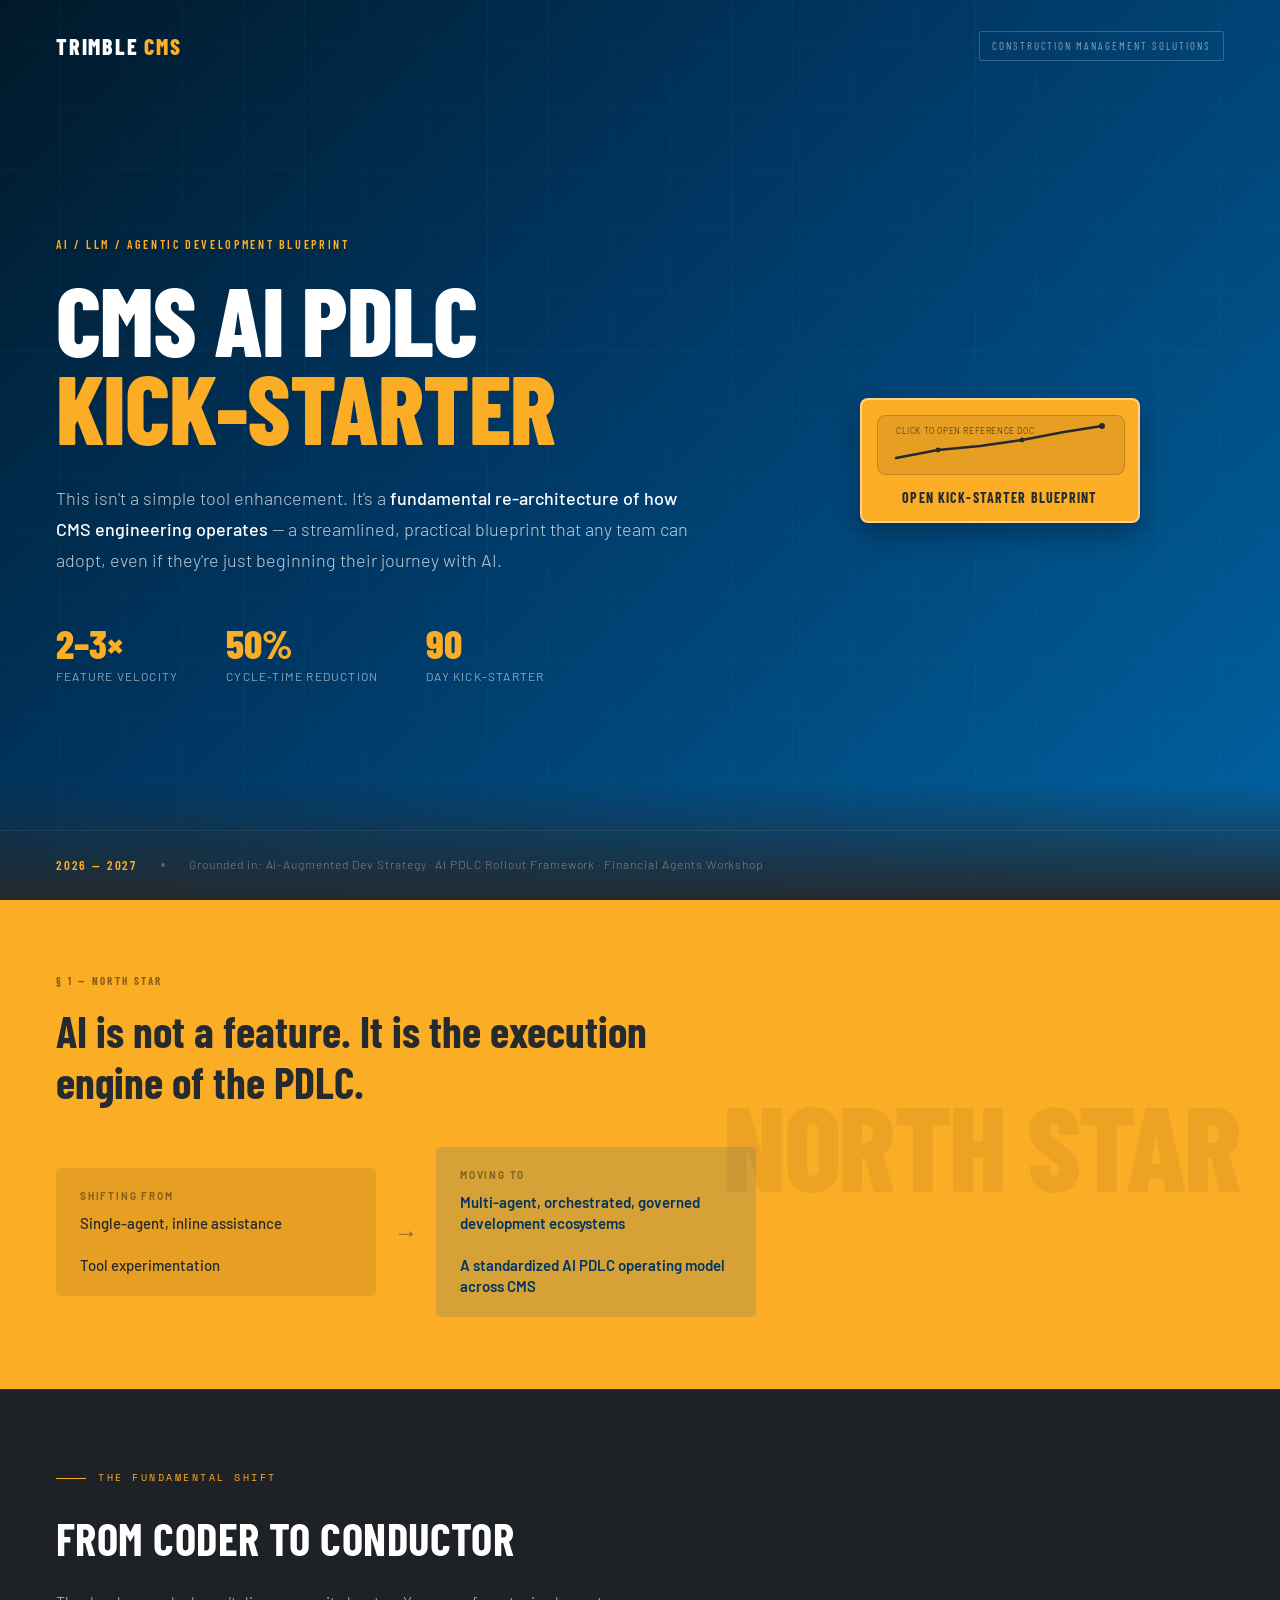
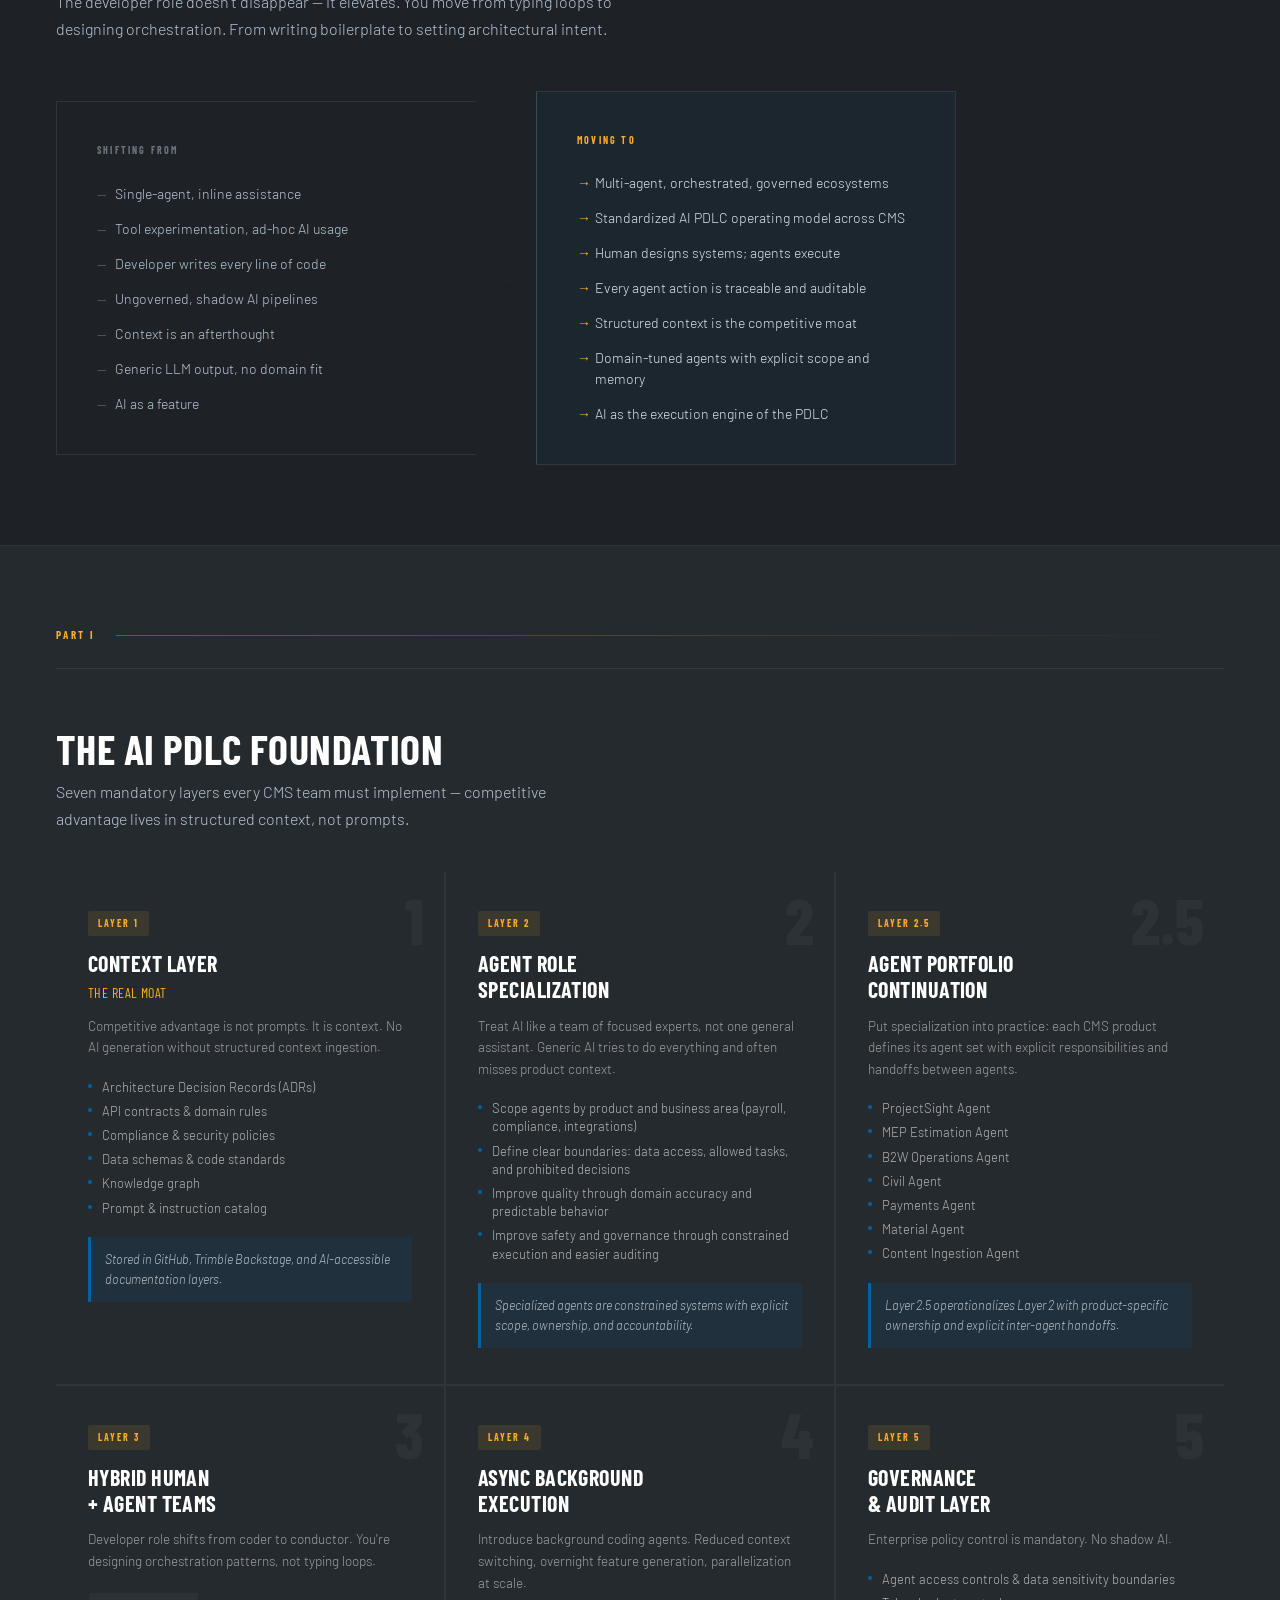
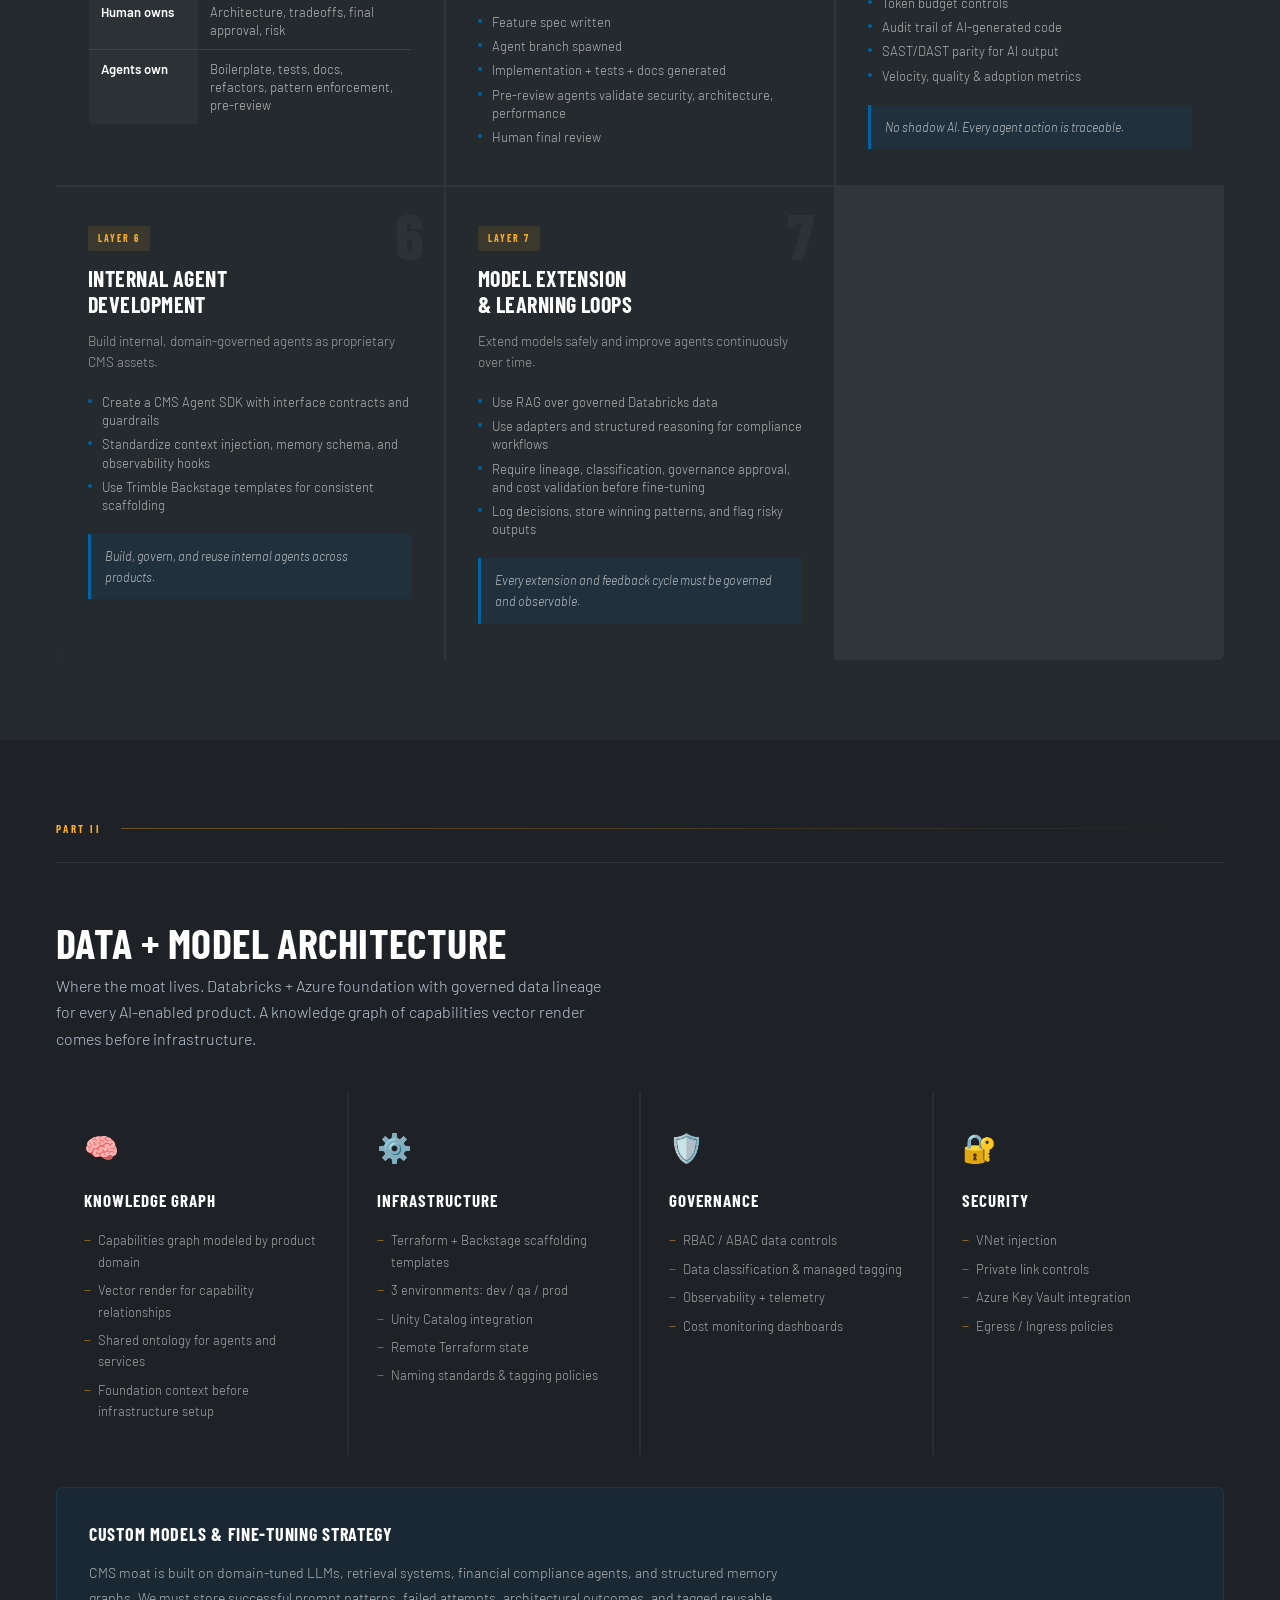
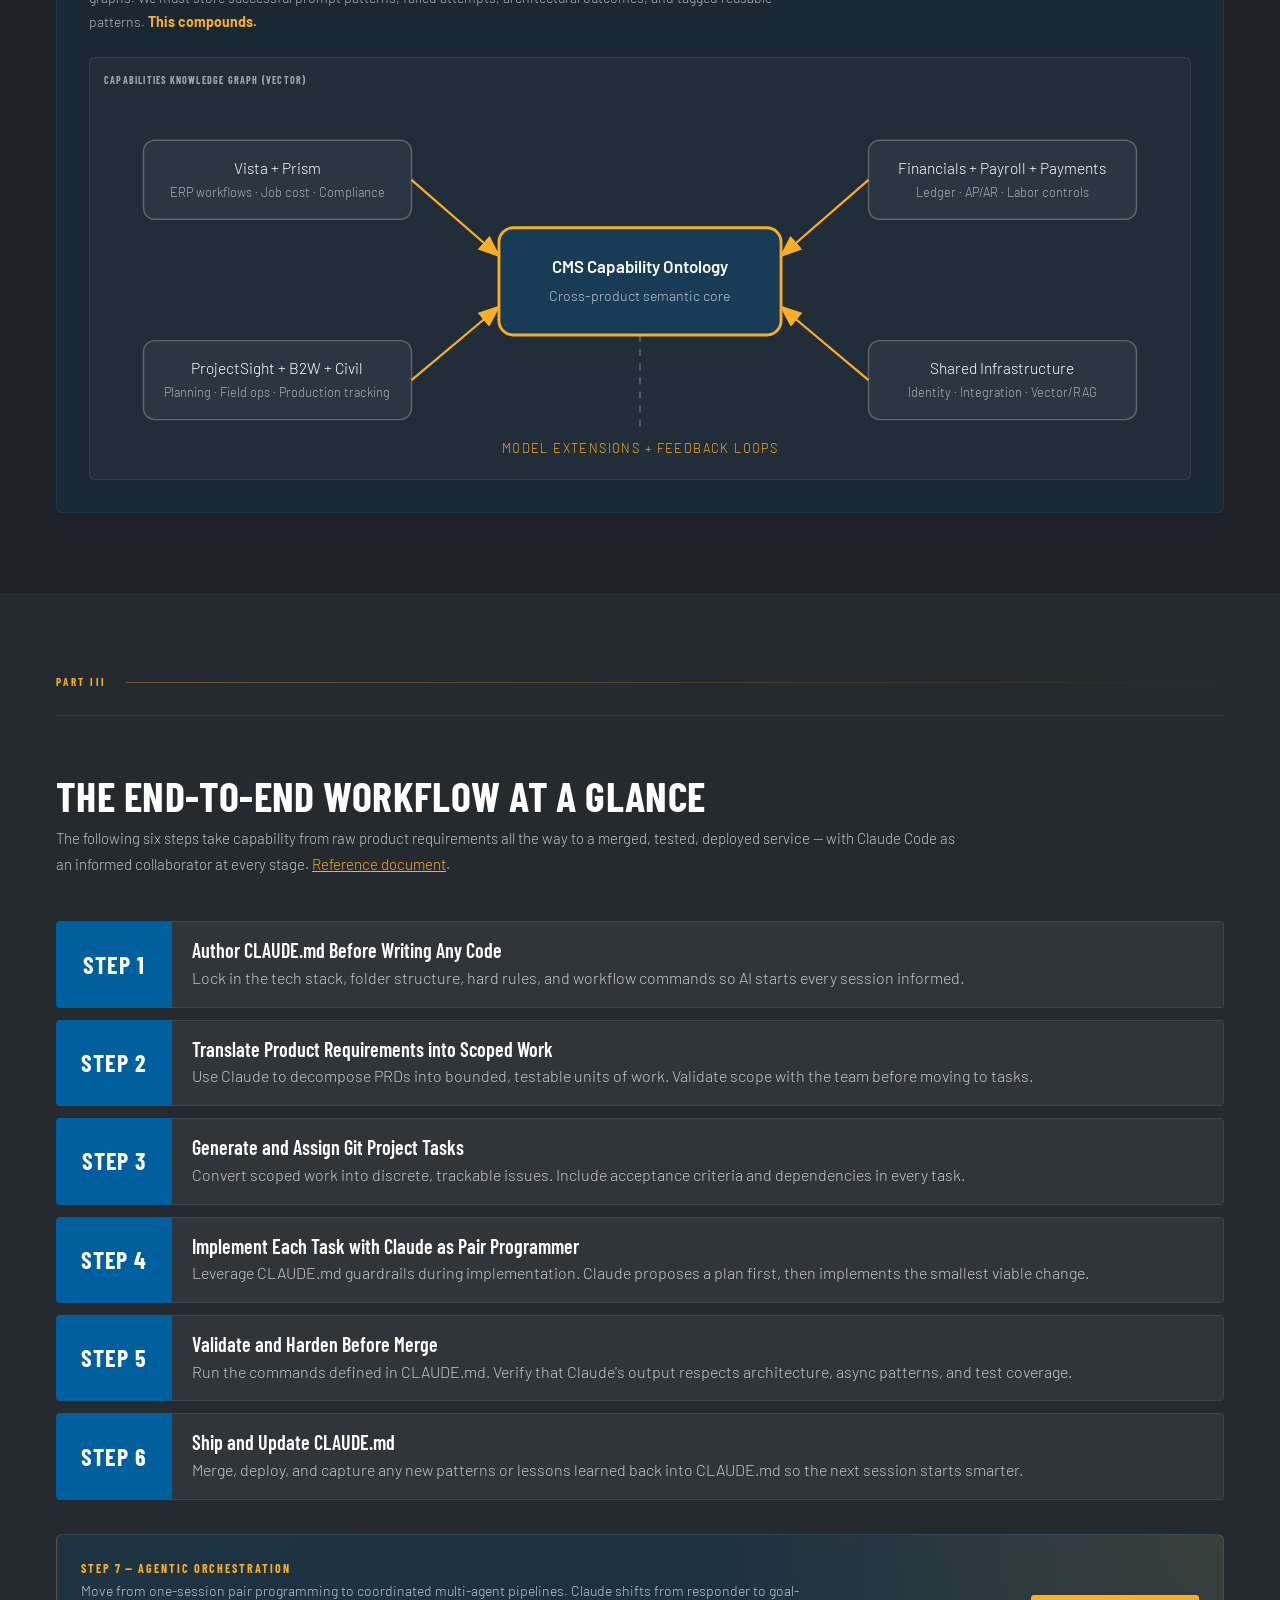
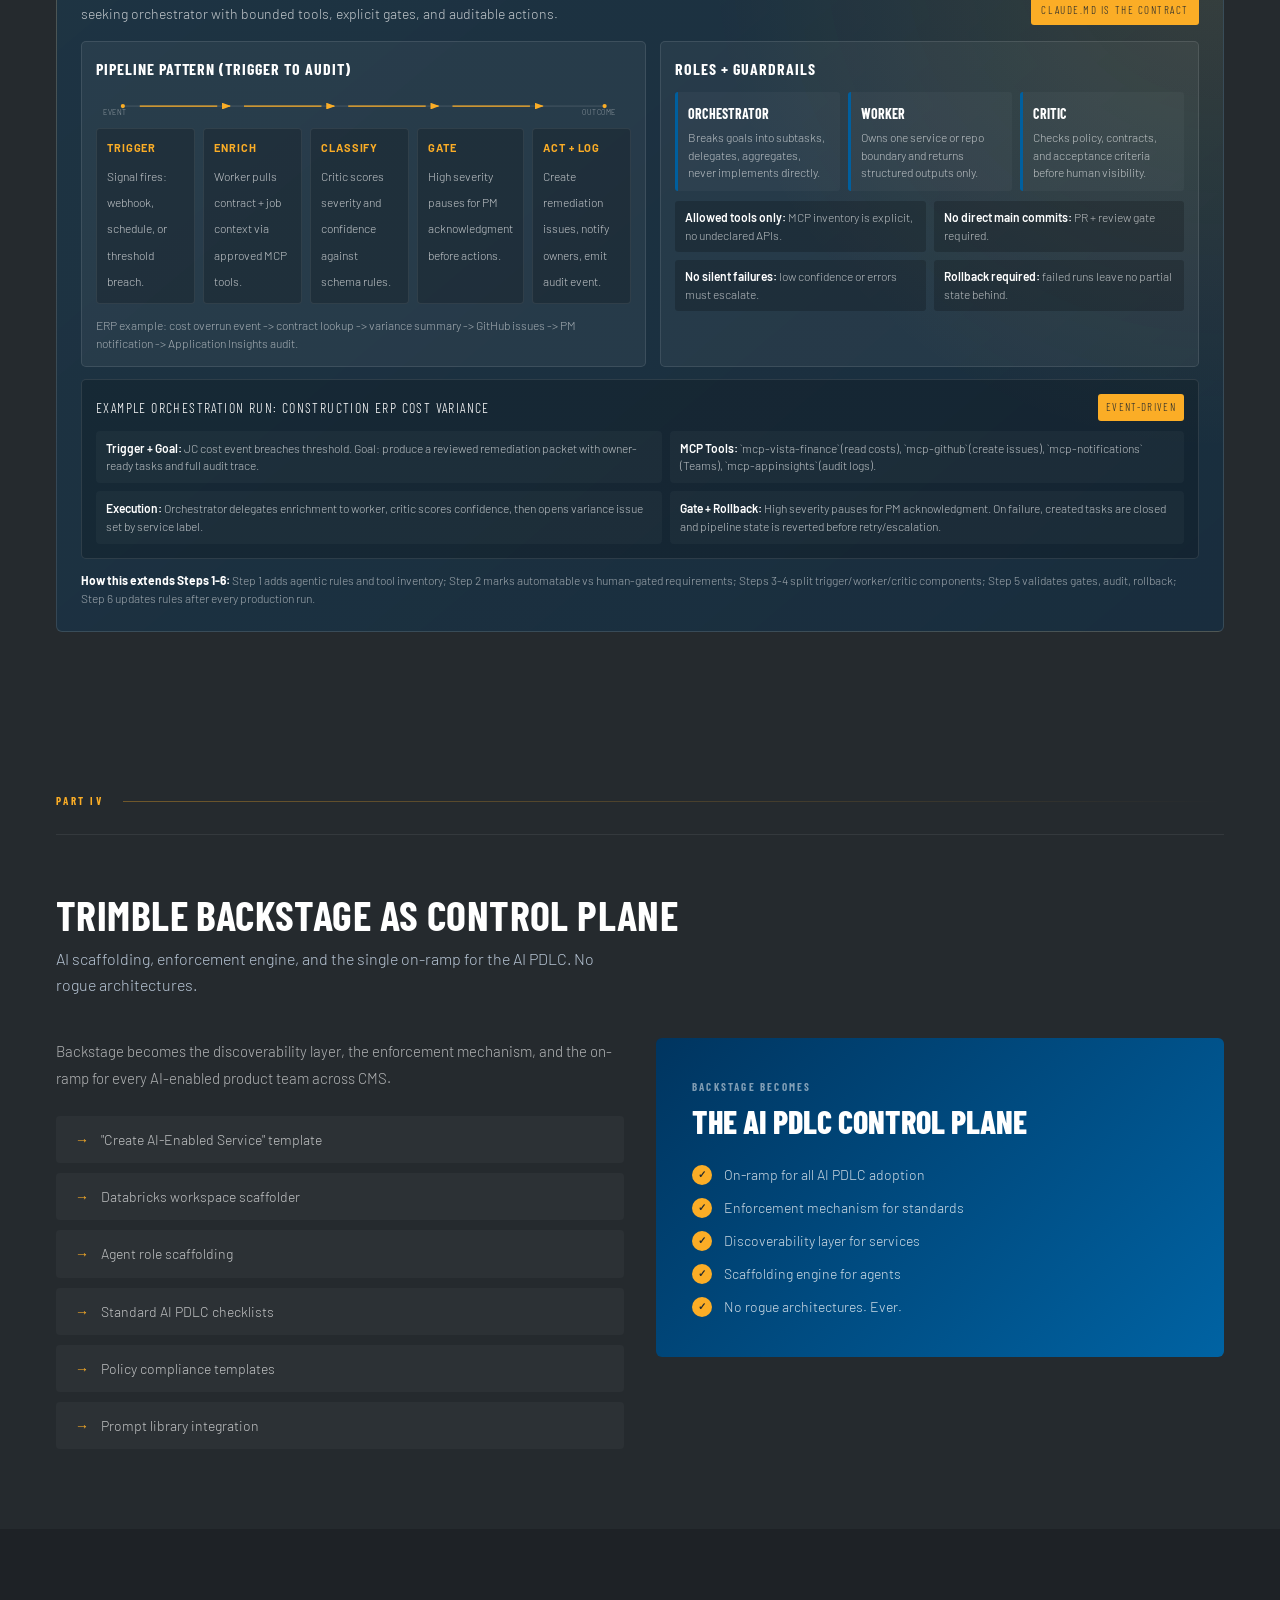
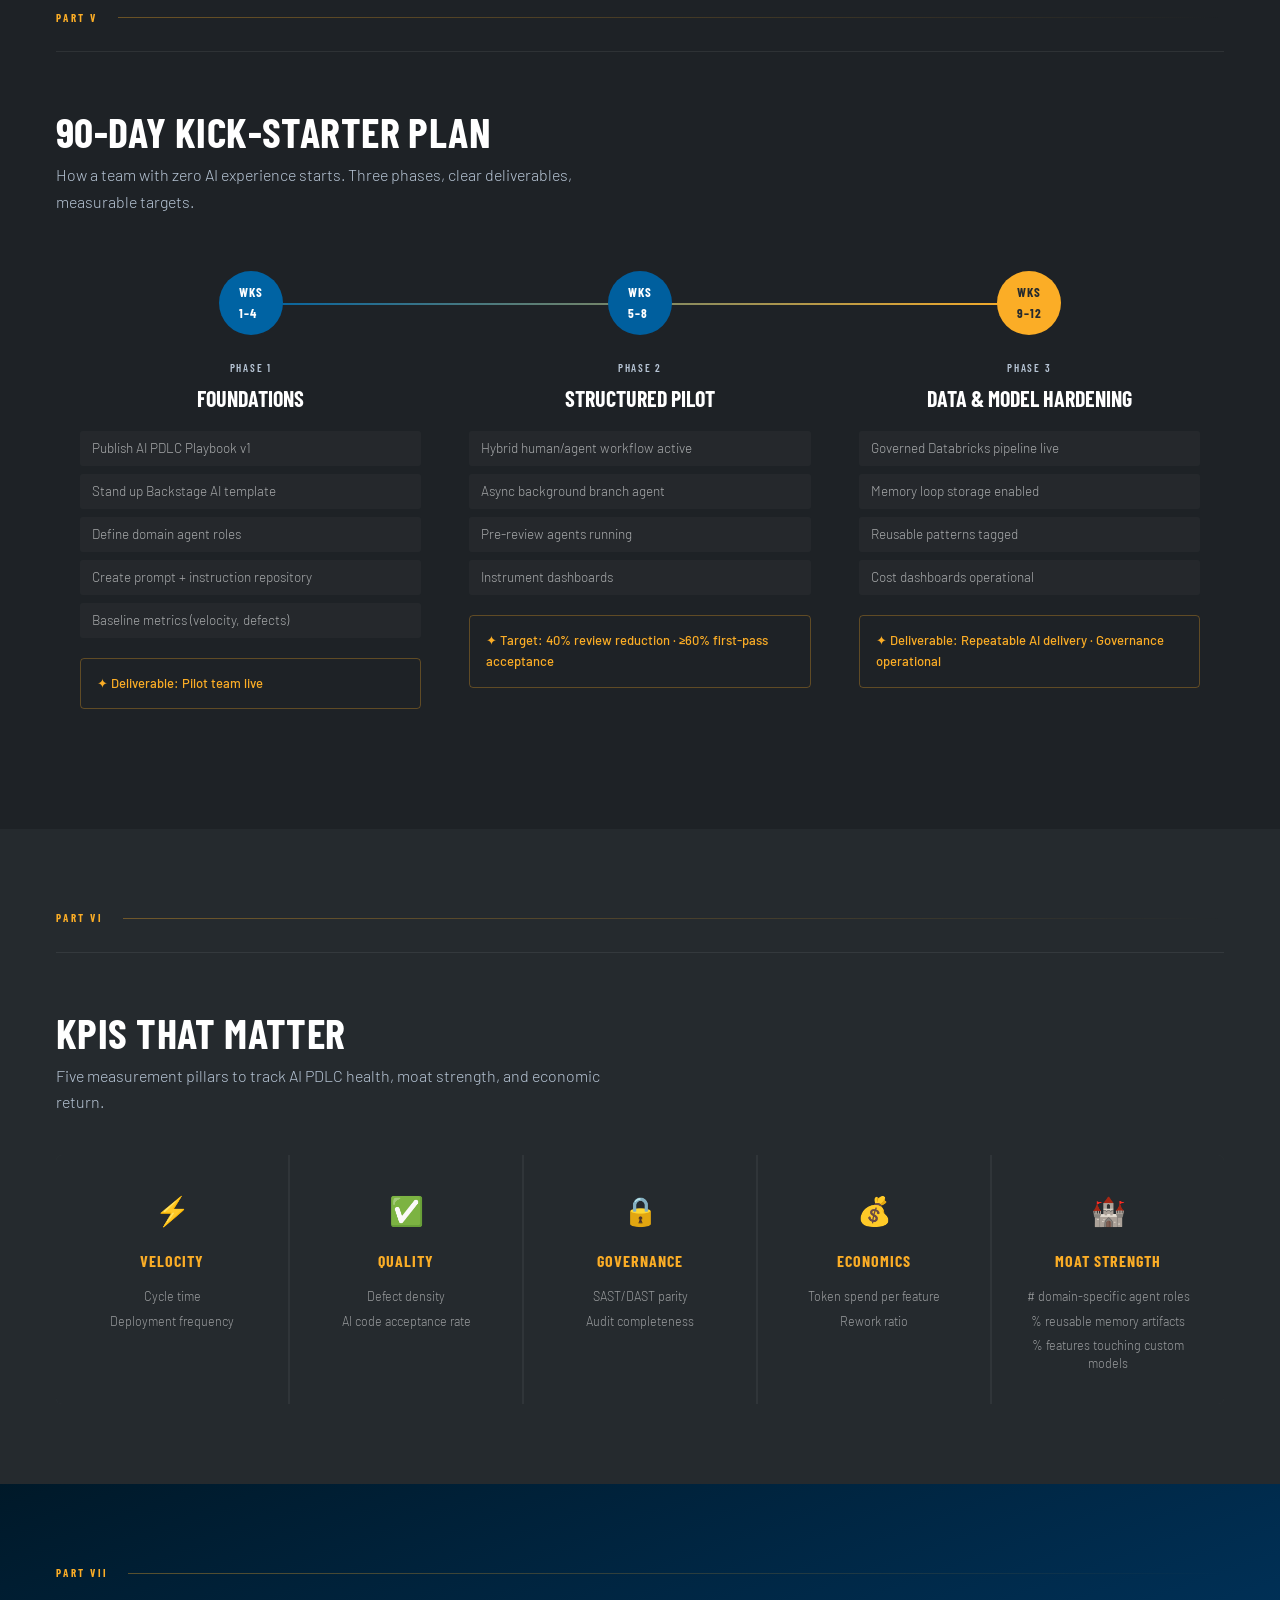
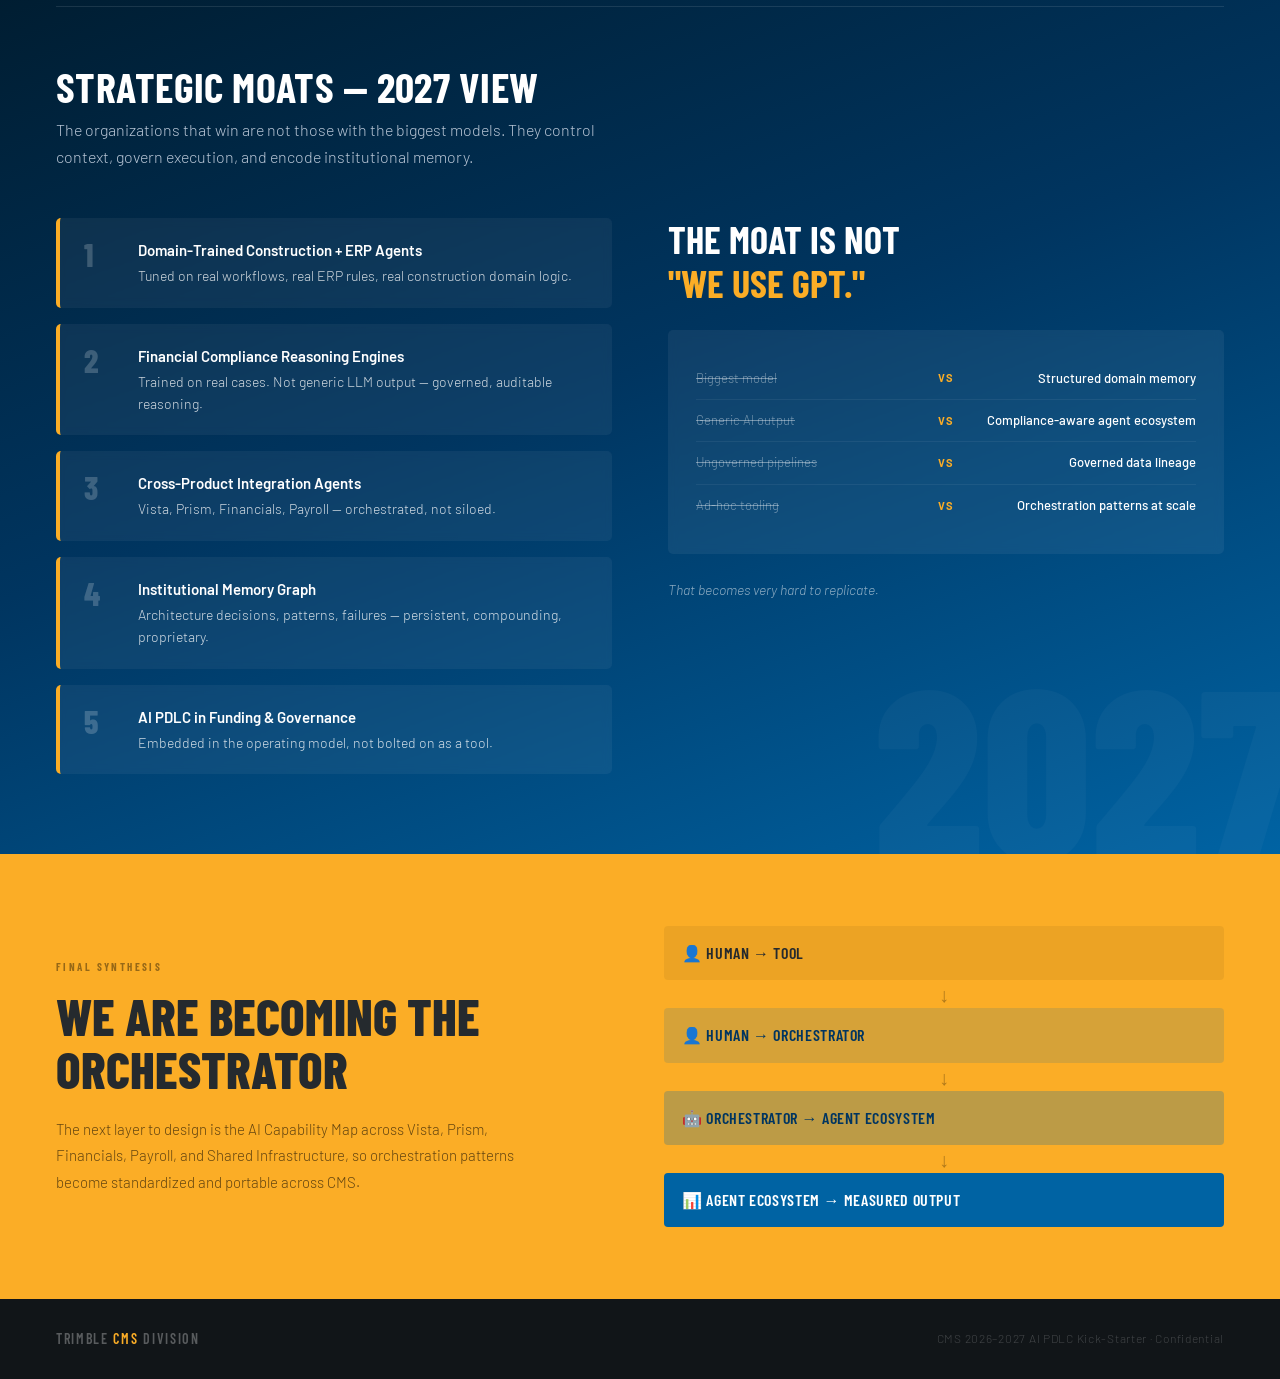
<file: cms-ai-pdlc-blueprint.html>
<!DOCTYPE html>
<html lang="en">
<head>
<meta charset="UTF-8">
<meta http-equiv="Cache-Control" content="no-cache, no-store, must-revalidate">
<meta http-equiv="Pragma" content="no-cache">
<meta http-equiv="Expires" content="0">
<meta name="viewport" content="width=device-width, initial-scale=1.0">
<title>CMS 2026–2027 AI PDLC Blueprint</title>
<link rel="preconnect" href="https://fonts.googleapis.com">
<link rel="preconnect" href="https://fonts.gstatic.com" crossorigin>
<link href="https://fonts.googleapis.com/css2?family=Barlow+Condensed:wght@300;400;600;700;800&family=Barlow:ital,wght@0,300;0,400;0,500;0,600;1,300&family=Space+Mono&display=swap" rel="stylesheet">
<link rel="stylesheet" href="css/variables.css">
<link rel="stylesheet" href="css/base.css">
<link rel="stylesheet" href="css/hero.css">
<link rel="stylesheet" href="css/north-star.css">
<link rel="stylesheet" href="css/layout.css">
<link rel="stylesheet" href="css/layers.css">
<link rel="stylesheet" href="css/data.css">
<link rel="stylesheet" href="css/backstage.css">
<link rel="stylesheet" href="css/phases.css">
<link rel="stylesheet" href="css/kpis.css">
<link rel="stylesheet" href="css/moat.css">
<link rel="stylesheet" href="css/workflow.css">
<link rel="stylesheet" href="css/synthesis.css">
<link rel="stylesheet" href="css/shift.css">
<link rel="stylesheet" href="css/animations.css">
</head>
<body>

<!-- ══ HERO ══════════════════════════════════════════════════════════ -->
<section class="hero">
  <div class="top-bar">
    <div class="brand-mark">
      <div class="trimble-wordmark">Trimble <span>CMS</span></div>
    </div>
    <div class="division-tag">Construction Management Solutions</div>
  </div>

  <div class="hero-body">
    <div class="hero-copy">
      <p class="hero-eyebrow">AI / LLM / Agentic Development Blueprint</p>
      <h1 class="hero-title">
        CMS AI PDLC<br>
        <em>Kick&#8209;Starter</em>
      </h1>
      <p class="hero-subtitle">
        This isn't a simple tool enhancement. It's a <strong>fundamental re-architecture of how CMS engineering operates</strong> — a streamlined, practical blueprint that any team can adopt, even if they're just beginning their journey with AI.
      </p>
      <div class="hero-stats">
        <div class="stat">
          <span class="stat-value">2–3×</span>
          <span class="stat-label">Feature Velocity</span>
        </div>
        <div class="stat">
          <span class="stat-value">50%</span>
          <span class="stat-label">Cycle-Time Reduction</span>
        </div>
        <div class="stat">
          <span class="stat-value">90</span>
          <span class="stat-label">Day Kick-Starter</span>
        </div>
      </div>
    </div>

    <a class="hero-doc-link" href="https://docs.google.com/document/d/1a8iZny17Ze3H75KJpM9zG0AgrOw8L7Oju9FWaTtSXv4/edit?tab=t.0" target="_blank" rel="noopener noreferrer" aria-label="Open CMS AI PDLC Kick-Starter reference document">
      <svg class="hero-doc-svg" viewBox="0 0 250 62" role="img" aria-label="Open blueprint reference" xmlns="http://www.w3.org/2000/svg">
        <rect x="1.5" y="1.5" width="247" height="59" rx="8" fill="rgba(0,0,0,0.08)" stroke="rgba(0,0,0,0.2)" />
        <polyline points="20,44 62,36 104,32 146,26 188,18 226,12" fill="none" stroke="var(--trimble-dark)" stroke-width="2.4" stroke-linecap="round" stroke-linejoin="round" />
        <circle cx="62" cy="36" r="2.4" fill="var(--trimble-dark)" />
        <circle cx="146" cy="26" r="2.4" fill="var(--trimble-dark)" />
        <circle cx="226" cy="12" r="3" fill="var(--trimble-dark)" />
        <text x="20" y="20" fill="rgba(0,0,0,0.78)" font-size="8.5" font-family="Barlow, sans-serif" letter-spacing="0.6">CLICK TO OPEN REFERENCE DOC</text>
      </svg>
      <span class="hero-doc-text">Open Kick-Starter Blueprint</span>
    </a>
  </div>

  <div class="hero-footer-bar">
    <span class="year-badge">2026 — 2027</span>
    <div class="separator-dot"></div>
    <span class="doc-meta">Grounded in: AI-Augmented Dev Strategy · AI PDLC Rollout Framework · Financial Agents Workshop</span>
  </div>
</section>

<!-- ══ NORTH STAR ════════════════════════════════════════════════════ -->
<section class="north-star">
  <p class="ns-label">§ 1 — North Star</p>
  <p class="ns-statement">AI is not a feature. It is the execution engine of the PDLC.</p>

  <div class="shift-grid">
    <div class="shift-from">
      <div class="shift-label">Shifting From</div>
      <div class="shift-text">Single-agent, inline assistance<br><br>Tool experimentation</div>
    </div>
    <div class="shift-arrow">→</div>
    <div class="shift-to">
      <div class="shift-label">Moving To</div>
      <div class="shift-text">Multi-agent, orchestrated, governed development ecosystems<br><br>A standardized AI PDLC operating model across CMS</div>
    </div>
  </div>
</section>

<!-- ══ FUNDAMENTAL SHIFT ════════════════════════════════════════════ -->
<section class="section section-alt" id="shift">
  <div class="section-label">The Fundamental Shift</div>
  <h2>From Coder to Conductor</h2>
  <p class="section-intro">
    The developer role doesn't disappear — it elevates. You move from typing loops to designing orchestration. From writing boilerplate to setting architectural intent.
  </p>

  <div class="shift-grid">
    <div class="shift-col from">
      <div class="shift-header">Shifting From</div>
      <ul class="shift-items">
        <li>Single-agent, inline assistance</li>
        <li>Tool experimentation, ad-hoc AI usage</li>
        <li>Developer writes every line of code</li>
        <li>Ungoverned, shadow AI pipelines</li>
        <li>Context is an afterthought</li>
        <li>Generic LLM output, no domain fit</li>
        <li>AI as a feature</li>
      </ul>
    </div>
    <div class="shift-arrow">→</div>
    <div class="shift-col to">
      <div class="shift-header">Moving To</div>
      <ul class="shift-items">
        <li>Multi-agent, orchestrated, governed ecosystems</li>
        <li>Standardized AI PDLC operating model across CMS</li>
        <li>Human designs systems; agents execute</li>
        <li>Every agent action is traceable and auditable</li>
        <li>Structured context is the competitive moat</li>
        <li>Domain-tuned agents with explicit scope and memory</li>
        <li>AI as the execution engine of the PDLC</li>
      </ul>
    </div>
  </div>
</section>

<!-- ══ PART I — AI PDLC FOUNDATION ══════════════════════════════════ -->
<section class="section">
  <div class="part-header">
    <span class="part-number">Part I</span>
    <div class="part-line"></div>
  </div>
  <h2 class="part-title">The AI PDLC Foundation</h2>
  <p class="part-desc">Seven mandatory layers every CMS team must implement — competitive advantage lives in structured context, not prompts.</p>

  <div style="margin-top:40px;" class="layers-grid">
    <div class="layer-card">
      <div class="layer-num">1</div>
      <div class="layer-tag">Layer 1</div>
      <div class="layer-name">Context Layer<br><span style="font-size:14px;font-weight:400;color:var(--trimble-yellow)">The Real Moat</span></div>
      <p class="layer-desc">Competitive advantage is not prompts. It is context. No AI generation without structured context ingestion.</p>
      <ul class="layer-items">
        <li>Architecture Decision Records (ADRs)</li>
        <li>API contracts & domain rules</li>
        <li>Compliance & security policies</li>
        <li>Data schemas & code standards</li>
        <li>Knowledge graph</li>
        <li>Prompt & instruction catalog</li>
      </ul>
      <div class="layer-rule">Stored in GitHub, Trimble Backstage, and AI-accessible documentation layers.</div>
    </div>

    <div class="layer-card">
      <div class="layer-num">2</div>
      <div class="layer-tag">Layer 2</div>
      <div class="layer-name">Agent Role<br>Specialization</div>
      <p class="layer-desc">Treat AI like a team of focused experts, not one general assistant. Generic AI tries to do everything and often misses product context.</p>
      <ul class="layer-items">
        <li>Scope agents by product and business area (payroll, compliance, integrations)</li>
        <li>Define clear boundaries: data access, allowed tasks, and prohibited decisions</li>
        <li>Improve quality through domain accuracy and predictable behavior</li>
        <li>Improve safety and governance through constrained execution and easier auditing</li>
      </ul>
      <div class="layer-rule">Specialized agents are constrained systems with explicit scope, ownership, and accountability.</div>
    </div>

    <div class="layer-card">
      <div class="layer-num">2.5</div>
      <div class="layer-tag">Layer 2.5</div>
      <div class="layer-name">Agent Portfolio<br>Continuation</div>
      <p class="layer-desc">Put specialization into practice: each CMS product defines its agent set with explicit responsibilities and handoffs between agents.</p>
      <ul class="layer-items">
        <li>ProjectSight Agent</li>
        <li>MEP Estimation Agent</li>
        <li>B2W Operations Agent</li>
        <li>Civil Agent</li>
        <li>Payments Agent</li>
        <li>Material Agent</li>
        <li>Content Ingestion Agent</li>
      </ul>
      <div class="layer-rule">Layer 2.5 operationalizes Layer 2 with product-specific ownership and explicit inter-agent handoffs.</div>
    </div>

    <div class="layer-card">
      <div class="layer-num">3</div>
      <div class="layer-tag">Layer 3</div>
      <div class="layer-name">Hybrid Human<br>+ Agent Teams</div>
      <p class="layer-desc">Developer role shifts from coder to conductor. You're designing orchestration patterns, not typing loops.</p>
      <table class="ownership-table">
        <tbody>
          <tr>
            <th>Human owns</th>
            <td>Architecture, tradeoffs, final approval, risk</td>
          </tr>
          <tr>
            <th>Agents own</th>
            <td>Boilerplate, tests, docs, refactors, pattern enforcement, pre-review</td>
          </tr>
        </tbody>
      </table>
    </div>

    <div class="layer-card">
      <div class="layer-num">4</div>
      <div class="layer-tag">Layer 4</div>
      <div class="layer-name">Async Background<br>Execution</div>
      <p class="layer-desc">Introduce background coding agents. Reduced context switching, overnight feature generation, parallelization at scale.</p>
      <ul class="layer-items">
        <li>Feature spec written</li>
        <li>Agent branch spawned</li>
        <li>Implementation + tests + docs generated</li>
        <li>Pre-review agents validate security, architecture, performance</li>
        <li>Human final review</li>
      </ul>
    </div>

    <div class="layer-card">
      <div class="layer-num">5</div>
      <div class="layer-tag">Layer 5</div>
      <div class="layer-name">Governance<br>& Audit Layer</div>
      <p class="layer-desc">Enterprise policy control is mandatory. No shadow AI.</p>
      <ul class="layer-items">
        <li>Agent access controls & data sensitivity boundaries</li>
        <li>Token budget controls</li>
        <li>Audit trail of AI-generated code</li>
        <li>SAST/DAST parity for AI output</li>
        <li>Velocity, quality & adoption metrics</li>
      </ul>
      <div class="layer-rule">No shadow AI. Every agent action is traceable.</div>
    </div>

    <div class="layer-card">
      <div class="layer-num">6</div>
      <div class="layer-tag">Layer 6</div>
      <div class="layer-name">Internal Agent<br>Development</div>
      <p class="layer-desc">Build internal, domain-governed agents as proprietary CMS assets.</p>
      <ul class="layer-items">
        <li>Create a CMS Agent SDK with interface contracts and guardrails</li>
        <li>Standardize context injection, memory schema, and observability hooks</li>
        <li>Use Trimble Backstage templates for consistent scaffolding</li>
      </ul>
      <div class="layer-rule">Build, govern, and reuse internal agents across products.</div>
    </div>

    <div class="layer-card">
      <div class="layer-num">7</div>
      <div class="layer-tag">Layer 7</div>
      <div class="layer-name">Model Extension<br>& Learning Loops</div>
      <p class="layer-desc">Extend models safely and improve agents continuously over time.</p>
      <ul class="layer-items">
        <li>Use RAG over governed Databricks data</li>
        <li>Use adapters and structured reasoning for compliance workflows</li>
        <li>Require lineage, classification, governance approval, and cost validation before fine-tuning</li>
        <li>Log decisions, store winning patterns, and flag risky outputs</li>
      </ul>
      <div class="layer-rule">Every extension and feedback cycle must be governed and observable.</div>
    </div>
  </div>
</section>

<!-- ══ PART II — DATA + MODEL ARCHITECTURE ══════════════════════════ -->
<section class="section section-alt">
  <div class="part-header">
    <span class="part-number">Part II</span>
    <div class="part-line"></div>
  </div>
  <h2 class="part-title">Data + Model Architecture</h2>
  <p class="part-desc">Where the moat lives. Databricks + Azure foundation with governed data lineage for every AI-enabled product. A knowledge graph of capabilities vector render comes before infrastructure.</p>

  <div style="margin-top:40px;" class="infra-grid">
    <div class="infra-block">
      <div class="infra-icon">🧠</div>
      <div class="infra-title">Knowledge Graph</div>
      <ul class="infra-items">
        <li>Capabilities graph modeled by product domain</li>
        <li>Vector render for capability relationships</li>
        <li>Shared ontology for agents and services</li>
        <li>Foundation context before infrastructure setup</li>
      </ul>
    </div>
    <div class="infra-block">
      <div class="infra-icon">⚙️</div>
      <div class="infra-title">Infrastructure</div>
      <ul class="infra-items">
        <li>Terraform + Backstage scaffolding templates</li>
        <li>3 environments: dev / qa / prod</li>
        <li>Unity Catalog integration</li>
        <li>Remote Terraform state</li>
        <li>Naming standards & tagging policies</li>
      </ul>
    </div>
    <div class="infra-block">
      <div class="infra-icon">🛡️</div>
      <div class="infra-title">Governance</div>
      <ul class="infra-items">
        <li>RBAC / ABAC data controls</li>
        <li>Data classification & managed tagging</li>
        <li>Observability + telemetry</li>
        <li>Cost monitoring dashboards</li>
      </ul>
    </div>
    <div class="infra-block">
      <div class="infra-icon">🔐</div>
      <div class="infra-title">Security</div>
      <ul class="infra-items">
        <li>VNet injection</li>
        <li>Private link controls</li>
        <li>Azure Key Vault integration</li>
        <li>Egress / Ingress policies</li>
      </ul>
    </div>
  </div>

  <div style="margin-top:32px; padding:32px; background:rgba(0,99,163,0.1); border-radius:6px; border:1px solid rgba(0,99,163,0.25);">
    <p style="font-family:'Barlow Condensed',sans-serif; font-size:18px; font-weight:700; color:white; text-transform:uppercase; letter-spacing:0.04em; margin-bottom:12px;">Custom Models & Fine-Tuning Strategy</p>
    <p style="font-size:14px; color:rgba(255,255,255,0.65); line-height:1.75; max-width:700px;">CMS moat is built on domain-tuned LLMs, retrieval systems, financial compliance agents, and structured memory graphs. We must store successful prompt patterns, failed attempts, architectural outcomes, and tagged reusable patterns. <strong style="color:var(--trimble-yellow)">This compounds.</strong></p>
    <div class="capability-graph-wrap">
      <p class="capability-graph-title">Capabilities Knowledge Graph (Vector)</p>
      <svg class="capability-graph" viewBox="0 0 760 260" role="img" aria-label="CMS capabilities knowledge graph linking product domains and shared infrastructure to a central ontology" xmlns="http://www.w3.org/2000/svg">
        <defs>
          <marker id="cap-arrow" markerWidth="10" markerHeight="8" refX="9" refY="4" orient="auto">
            <path d="M0,0 L10,4 L0,8 Z" fill="var(--trimble-yellow)" />
          </marker>
        </defs>

        <rect x="280" y="92" width="200" height="76" rx="10" fill="rgba(0,99,163,0.28)" stroke="var(--trimble-yellow)" stroke-width="2"/>
        <text x="380" y="124" text-anchor="middle" fill="white" font-size="12" font-family="Barlow, sans-serif" font-weight="600">CMS Capability Ontology</text>
        <text x="380" y="144" text-anchor="middle" fill="rgba(255,255,255,0.7)" font-size="10" font-family="Barlow, sans-serif">Cross-product semantic core</text>

        <rect x="28" y="30" width="190" height="56" rx="8" fill="rgba(255,255,255,0.04)" stroke="rgba(255,255,255,0.26)"/>
        <text x="123" y="54" text-anchor="middle" fill="white" font-size="11" font-family="Barlow, sans-serif">Vista + Prism</text>
        <text x="123" y="70" text-anchor="middle" fill="rgba(255,255,255,0.62)" font-size="9" font-family="Barlow, sans-serif">ERP workflows · Job cost · Compliance</text>

        <rect x="28" y="172" width="190" height="56" rx="8" fill="rgba(255,255,255,0.04)" stroke="rgba(255,255,255,0.26)"/>
        <text x="123" y="196" text-anchor="middle" fill="white" font-size="11" font-family="Barlow, sans-serif">ProjectSight + B2W + Civil</text>
        <text x="123" y="212" text-anchor="middle" fill="rgba(255,255,255,0.62)" font-size="9" font-family="Barlow, sans-serif">Planning · Field ops · Production tracking</text>

        <rect x="542" y="30" width="190" height="56" rx="8" fill="rgba(255,255,255,0.04)" stroke="rgba(255,255,255,0.26)"/>
        <text x="637" y="54" text-anchor="middle" fill="white" font-size="11" font-family="Barlow, sans-serif">Financials + Payroll + Payments</text>
        <text x="637" y="70" text-anchor="middle" fill="rgba(255,255,255,0.62)" font-size="9" font-family="Barlow, sans-serif">Ledger · AP/AR · Labor controls</text>

        <rect x="542" y="172" width="190" height="56" rx="8" fill="rgba(255,255,255,0.04)" stroke="rgba(255,255,255,0.26)"/>
        <text x="637" y="196" text-anchor="middle" fill="white" font-size="11" font-family="Barlow, sans-serif">Shared Infrastructure</text>
        <text x="637" y="212" text-anchor="middle" fill="rgba(255,255,255,0.62)" font-size="9" font-family="Barlow, sans-serif">Identity · Integration · Vector/RAG</text>

        <line x1="218" y1="58" x2="280" y2="112" stroke="var(--trimble-yellow)" stroke-width="1.6" marker-end="url(#cap-arrow)"/>
        <line x1="218" y1="200" x2="280" y2="148" stroke="var(--trimble-yellow)" stroke-width="1.6" marker-end="url(#cap-arrow)"/>
        <line x1="542" y1="58" x2="480" y2="112" stroke="var(--trimble-yellow)" stroke-width="1.6" marker-end="url(#cap-arrow)"/>
        <line x1="542" y1="200" x2="480" y2="148" stroke="var(--trimble-yellow)" stroke-width="1.6" marker-end="url(#cap-arrow)"/>

        <line x1="380" y1="168" x2="380" y2="238" stroke="rgba(255,255,255,0.3)" stroke-dasharray="5 5"/>
        <text x="380" y="252" text-anchor="middle" fill="var(--trimble-yellow)" font-size="9" font-family="Barlow, sans-serif" letter-spacing="1">MODEL EXTENSIONS + FEEDBACK LOOPS</text>
      </svg>
    </div>
  </div>
</section>

<!-- ══ PART III — END-TO-END WORKFLOW ════════════════════════════════ -->
<section class="section">
  <div class="part-header">
    <span class="part-number">Part III</span>
    <div class="part-line"></div>
  </div>
  <h2 class="part-title">The End-to-End Workflow at a Glance</h2>
  <p class="workflow-intro">The following six steps take capability from raw product requirements all the way to a merged, tested, deployed service — with Claude Code as an informed collaborator at every stage. <a href="https://docs.google.com/document/d/1Ee9fVOfshui523o-C7rVPTsbOoJ8KLSdstTvq5R2qog/edit?tab=t.0" target="_blank" rel="noopener noreferrer">Reference document</a>.</p>

  <div class="workflow-glance">
    <div class="workflow-row">
      <div class="workflow-step">Step 1</div>
      <div class="workflow-content">
        <p class="workflow-item-title">Author CLAUDE.md Before Writing Any Code</p>
        <p class="workflow-item-body">Lock in the tech stack, folder structure, hard rules, and workflow commands so AI starts every session informed.</p>
      </div>
    </div>

    <div class="workflow-row">
      <div class="workflow-step">Step 2</div>
      <div class="workflow-content">
        <p class="workflow-item-title">Translate Product Requirements into Scoped Work</p>
        <p class="workflow-item-body">Use Claude to decompose PRDs into bounded, testable units of work. Validate scope with the team before moving to tasks.</p>
      </div>
    </div>

    <div class="workflow-row">
      <div class="workflow-step">Step 3</div>
      <div class="workflow-content">
        <p class="workflow-item-title">Generate and Assign Git Project Tasks</p>
        <p class="workflow-item-body">Convert scoped work into discrete, trackable issues. Include acceptance criteria and dependencies in every task.</p>
      </div>
    </div>

    <div class="workflow-row">
      <div class="workflow-step">Step 4</div>
      <div class="workflow-content">
        <p class="workflow-item-title">Implement Each Task with Claude as Pair Programmer</p>
        <p class="workflow-item-body">Leverage CLAUDE.md guardrails during implementation. Claude proposes a plan first, then implements the smallest viable change.</p>
      </div>
    </div>

    <div class="workflow-row">
      <div class="workflow-step">Step 5</div>
      <div class="workflow-content">
        <p class="workflow-item-title">Validate and Harden Before Merge</p>
        <p class="workflow-item-body">Run the commands defined in CLAUDE.md. Verify that Claude's output respects architecture, async patterns, and test coverage.</p>
      </div>
    </div>

    <div class="workflow-row">
      <div class="workflow-step">Step 6</div>
      <div class="workflow-content">
        <p class="workflow-item-title">Ship and Update CLAUDE.md</p>
        <p class="workflow-item-body">Merge, deploy, and capture any new patterns or lessons learned back into CLAUDE.md so the next session starts smarter.</p>
      </div>
    </div>

    <div class="step7-orchestration">
      <div class="step7-header">
        <div>
          <p class="step7-kicker">Step 7 — Agentic Orchestration</p>
          <p class="step7-sub">Move from one-session pair programming to coordinated multi-agent pipelines. Claude shifts from responder to goal-seeking orchestrator with bounded tools, explicit gates, and auditable actions.</p>
        </div>
        <span class="step7-badge">CLAUDE.md Is The Contract</span>
      </div>

      <div class="step7-grid">
        <div class="s7-card">
          <p class="s7-card-title">Pipeline Pattern (Trigger to Audit)</p>
          <svg class="s7-flow-strip" viewBox="0 0 760 40" role="img" aria-label="Orchestration pipeline flow from trigger to action and audit" xmlns="http://www.w3.org/2000/svg">
            <defs>
              <marker id="s7-arrow" markerWidth="8" markerHeight="6" refX="7" refY="3" orient="auto">
                <path d="M0,0 L8,3 L0,6 Z" fill="var(--trimble-yellow)" />
              </marker>
            </defs>
            <line x1="38" y1="20" x2="722" y2="20" stroke="rgba(255,255,255,0.2)" stroke-width="1" />
            <line class="s7-flow-link l1" x1="62" y1="20" x2="190" y2="20" stroke="var(--trimble-yellow)" stroke-width="1.6" marker-end="url(#s7-arrow)" />
            <line class="s7-flow-link l2" x1="210" y1="20" x2="338" y2="20" stroke="var(--trimble-yellow)" stroke-width="1.6" marker-end="url(#s7-arrow)" />
            <line class="s7-flow-link l3" x1="358" y1="20" x2="486" y2="20" stroke="var(--trimble-yellow)" stroke-width="1.6" marker-end="url(#s7-arrow)" />
            <line class="s7-flow-link l4" x1="506" y1="20" x2="634" y2="20" stroke="var(--trimble-yellow)" stroke-width="1.6" marker-end="url(#s7-arrow)" />
            <circle class="s7-flow-node" cx="38" cy="20" r="3" fill="var(--trimble-yellow)" />
            <circle class="s7-flow-node" cx="722" cy="20" r="3" fill="var(--trimble-yellow)" />
            <text x="10" y="33">Event</text>
            <text x="690" y="33">Outcome</text>
          </svg>
          <div class="s7-flow">
            <div class="s7-stage"><b>Trigger</b><span>Signal fires: webhook, schedule, or threshold breach.</span></div>
            <div class="s7-stage"><b>Enrich</b><span>Worker pulls contract + job context via approved MCP tools.</span></div>
            <div class="s7-stage"><b>Classify</b><span>Critic scores severity and confidence against schema rules.</span></div>
            <div class="s7-stage"><b>Gate</b><span>High severity pauses for PM acknowledgment before actions.</span></div>
            <div class="s7-stage"><b>Act + Log</b><span>Create remediation issues, notify owners, emit audit event.</span></div>
          </div>
          <p class="s7-footer">ERP example: cost overrun event -> contract lookup -> variance summary -> GitHub issues -> PM notification -> Application Insights audit.</p>
        </div>

        <div class="s7-card">
          <p class="s7-card-title">Roles + Guardrails</p>
          <div class="s7-roles">
            <div class="s7-role">
              <h4>Orchestrator</h4>
              <p>Breaks goals into subtasks, delegates, aggregates, never implements directly.</p>
            </div>
            <div class="s7-role">
              <h4>Worker</h4>
              <p>Owns one service or repo boundary and returns structured outputs only.</p>
            </div>
            <div class="s7-role">
              <h4>Critic</h4>
              <p>Checks policy, contracts, and acceptance criteria before human visibility.</p>
            </div>
          </div>

          <ul class="s7-rules" style="margin-top:10px;">
            <li><strong>Allowed tools only:</strong> MCP inventory is explicit, no undeclared APIs.</li>
            <li><strong>No direct main commits:</strong> PR + review gate required.</li>
            <li><strong>No silent failures:</strong> low confidence or errors must escalate.</li>
            <li><strong>Rollback required:</strong> failed runs leave no partial state behind.</li>
          </ul>
        </div>
      </div>

      <div class="s7-example">
        <div class="s7-example-head">
          <p class="s7-example-title">Example Orchestration Run: Construction ERP Cost Variance</p>
          <span class="s7-example-tag">Event-Driven</span>
        </div>
        <div class="s7-example-grid">
          <div class="s7-example-item"><strong>Trigger + Goal:</strong> JC cost event breaches threshold. Goal: produce a reviewed remediation packet with owner-ready tasks and full audit trace.</div>
          <div class="s7-example-item"><strong>MCP Tools:</strong> `mcp-vista-finance` (read costs), `mcp-github` (create issues), `mcp-notifications` (Teams), `mcp-appinsights` (audit logs).</div>
          <div class="s7-example-item"><strong>Execution:</strong> Orchestrator delegates enrichment to worker, critic scores confidence, then opens variance issue set by service label.</div>
          <div class="s7-example-item"><strong>Gate + Rollback:</strong> High severity pauses for PM acknowledgment. On failure, created tasks are closed and pipeline state is reverted before retry/escalation.</div>
        </div>
      </div>

      <p class="s7-footer"><strong style="color:var(--white)">How this extends Steps 1-6:</strong> Step 1 adds agentic rules and tool inventory; Step 2 marks automatable vs human-gated requirements; Steps 3-4 split trigger/worker/critic components; Step 5 validates gates, audit, rollback; Step 6 updates rules after every production run.</p>
    </div>
  </div>
</section>

<!-- ══ PART IV — BACKSTAGE ═══════════════════════════════════════════ -->
<section class="section">
  <div class="part-header">
    <span class="part-number">Part IV</span>
    <div class="part-line"></div>
  </div>
  <h2 class="part-title">Trimble Backstage as Control Plane</h2>
  <p class="part-desc">AI scaffolding, enforcement engine, and the single on-ramp for the AI PDLC. No rogue architectures.</p>

  <div style="margin-top:40px;" class="backstage-grid">
    <div>
      <p class="backstage-desc">Backstage becomes the discoverability layer, the enforcement mechanism, and the on-ramp for every AI-enabled product team across CMS.</p>
      <ul class="capability-list">
        <li>"Create AI-Enabled Service" template</li>
        <li>Databricks workspace scaffolder</li>
        <li>Agent role scaffolding</li>
        <li>Standard AI PDLC checklists</li>
        <li>Policy compliance templates</li>
        <li>Prompt library integration</li>
      </ul>
    </div>

    <div class="becomes-box">
      <p class="becomes-label">Backstage Becomes</p>
      <p class="becomes-title">The AI PDLC Control Plane</p>
      <ul class="becomes-items">
        <li><span class="check">✓</span>On-ramp for all AI PDLC adoption</li>
        <li><span class="check">✓</span>Enforcement mechanism for standards</li>
        <li><span class="check">✓</span>Discoverability layer for services</li>
        <li><span class="check">✓</span>Scaffolding engine for agents</li>
        <li><span class="check">✓</span>No rogue architectures. Ever.</li>
      </ul>
    </div>
  </div>
</section>

<!-- ══ PART V — 90-DAY PLAN ══════════════════════════════════════════ -->
<section class="section section-alt">
  <div class="part-header">
    <span class="part-number">Part V</span>
    <div class="part-line"></div>
  </div>
  <h2 class="part-title">90-Day Kick-Starter Plan</h2>
  <p class="part-desc">How a team with zero AI experience starts. Three phases, clear deliverables, measurable targets.</p>

  <div style="margin-top:56px;" class="phases-timeline">
    <div class="phase-card">
      <div class="phase-dot">Wks<br>1–4</div>
      <p class="phase-weeks">Phase 1</p>
      <p class="phase-title">Foundations</p>
      <ul class="phase-items">
        <li>Publish AI PDLC Playbook v1</li>
        <li>Stand up Backstage AI template</li>
        <li>Define domain agent roles</li>
        <li>Create prompt + instruction repository</li>
        <li>Baseline metrics (velocity, defects)</li>
      </ul>
      <div class="phase-deliverable">✦ Deliverable: Pilot team live</div>
    </div>

    <div class="phase-card">
      <div class="phase-dot">Wks<br>5–8</div>
      <p class="phase-weeks">Phase 2</p>
      <p class="phase-title">Structured Pilot</p>
      <ul class="phase-items">
        <li>Hybrid human/agent workflow active</li>
        <li>Async background branch agent</li>
        <li>Pre-review agents running</li>
        <li>Instrument dashboards</li>
      </ul>
      <div class="phase-deliverable">✦ Target: 40% review reduction · ≥60% first-pass acceptance</div>
    </div>

    <div class="phase-card">
      <div class="phase-dot">Wks<br>9–12</div>
      <p class="phase-weeks">Phase 3</p>
      <p class="phase-title">Data & Model Hardening</p>
      <ul class="phase-items">
        <li>Governed Databricks pipeline live</li>
        <li>Memory loop storage enabled</li>
        <li>Reusable patterns tagged</li>
        <li>Cost dashboards operational</li>
      </ul>
      <div class="phase-deliverable">✦ Deliverable: Repeatable AI delivery · Governance operational</div>
    </div>
  </div>
</section>

<!-- ══ PART VI — KPIs ═════════════════════════════════════════════════ -->
<section class="section">
  <div class="part-header">
    <span class="part-number">Part VI</span>
    <div class="part-line"></div>
  </div>
  <h2 class="part-title">KPIs That Matter</h2>
  <p class="part-desc">Five measurement pillars to track AI PDLC health, moat strength, and economic return.</p>

  <div style="margin-top:40px;" class="kpis-grid">
    <div class="kpi-block">
      <div class="kpi-icon">⚡</div>
      <div class="kpi-title">Velocity</div>
      <ul class="kpi-items">
        <li>Cycle time</li>
        <li>Deployment frequency</li>
      </ul>
    </div>
    <div class="kpi-block">
      <div class="kpi-icon">✅</div>
      <div class="kpi-title">Quality</div>
      <ul class="kpi-items">
        <li>Defect density</li>
        <li>AI code acceptance rate</li>
      </ul>
    </div>
    <div class="kpi-block">
      <div class="kpi-icon">🔒</div>
      <div class="kpi-title">Governance</div>
      <ul class="kpi-items">
        <li>SAST/DAST parity</li>
        <li>Audit completeness</li>
      </ul>
    </div>
    <div class="kpi-block">
      <div class="kpi-icon">💰</div>
      <div class="kpi-title">Economics</div>
      <ul class="kpi-items">
        <li>Token spend per feature</li>
        <li>Rework ratio</li>
      </ul>
    </div>
    <div class="kpi-block">
      <div class="kpi-icon">🏰</div>
      <div class="kpi-title">Moat Strength</div>
      <ul class="kpi-items">
        <li># domain-specific agent roles</li>
        <li>% reusable memory artifacts</li>
        <li>% features touching custom models</li>
      </ul>
    </div>
  </div>
</section>

<!-- ══ PART VII — STRATEGIC MOATS ═══════════════════════════════════ -->
<section class="moat-section">
  <div class="part-header" style="border-bottom-color:rgba(255,255,255,0.1);">
    <span class="part-number">Part VII</span>
    <div class="part-line"></div>
  </div>
  <h2 class="part-title">Strategic Moats — 2027 View</h2>
  <p class="part-desc">The organizations that win are not those with the biggest models. They control context, govern execution, and encode institutional memory.</p>

  <div style="margin-top:48px;" class="moat-grid">
    <div class="moat-pillars">
      <div class="moat-pillar">
        <div class="pillar-num">1</div>
        <div class="pillar-text"><strong>Domain-Trained Construction + ERP Agents</strong>Tuned on real workflows, real ERP rules, real construction domain logic.</div>
      </div>
      <div class="moat-pillar">
        <div class="pillar-num">2</div>
        <div class="pillar-text"><strong>Financial Compliance Reasoning Engines</strong>Trained on real cases. Not generic LLM output — governed, auditable reasoning.</div>
      </div>
      <div class="moat-pillar">
        <div class="pillar-num">3</div>
        <div class="pillar-text"><strong>Cross-Product Integration Agents</strong>Vista, Prism, Financials, Payroll — orchestrated, not siloed.</div>
      </div>
      <div class="moat-pillar">
        <div class="pillar-num">4</div>
        <div class="pillar-text"><strong>Institutional Memory Graph</strong>Architecture decisions, patterns, failures — persistent, compounding, proprietary.</div>
      </div>
      <div class="moat-pillar">
        <div class="pillar-num">5</div>
        <div class="pillar-text"><strong>AI PDLC in Funding & Governance</strong>Embedded in the operating model, not bolted on as a tool.</div>
      </div>
    </div>

    <div class="moat-closing">
      <p class="closing-statement">The moat is not<br><em>"we use GPT."</em></p>

      <div class="vs-box">
        <div class="vs-row">
          <span class="vs-not">Biggest model</span>
          <span class="vs-mid">vs</span>
          <span class="vs-yes">Structured domain memory</span>
        </div>
        <div class="vs-row">
          <span class="vs-not">Generic AI output</span>
          <span class="vs-mid">vs</span>
          <span class="vs-yes">Compliance-aware agent ecosystem</span>
        </div>
        <div class="vs-row">
          <span class="vs-not">Ungoverned pipelines</span>
          <span class="vs-mid">vs</span>
          <span class="vs-yes">Governed data lineage</span>
        </div>
        <div class="vs-row">
          <span class="vs-not">Ad-hoc tooling</span>
          <span class="vs-mid">vs</span>
          <span class="vs-yes">Orchestration patterns at scale</span>
        </div>
      </div>

      <p style="font-size:14px; color:rgba(255,255,255,0.55); font-style:italic; line-height:1.7;">That becomes very hard to replicate.</p>
    </div>
  </div>
</section>

<!-- ══ FINAL SYNTHESIS ═══════════════════════════════════════════════ -->
<section class="synthesis">
  <div class="synthesis-left">
    <p class="eyebrow">Final Synthesis</p>
    <h2 class="synthesis-title">We are Becoming the Orchestrator</h2>
    <p class="synthesis-body">The next layer to design is the AI Capability Map across Vista, Prism, Financials, Payroll, and Shared Infrastructure, so orchestration patterns become standardized and portable across CMS.</p>
  </div>

  <div class="evolution-chain">
    <div class="chain-step">👤 Human → Tool</div>
    <div class="chain-arrow-row">↓</div>
    <div class="chain-step" style="background:rgba(0,99,163,0.15); color:var(--trimble-blue-deep);">👤 Human → Orchestrator</div>
    <div class="chain-arrow-row">↓</div>
    <div class="chain-step" style="background:rgba(0,99,163,0.25); color:var(--trimble-blue-deep);">🤖 Orchestrator → Agent Ecosystem</div>
    <div class="chain-arrow-row">↓</div>
    <div class="chain-step">📊 Agent Ecosystem → Measured Output</div>
  </div>
</section>

<!-- ══ FOOTER ═════════════════════════════════════════════════════════ -->
<footer class="footer">
  <div class="footer-brand">Trimble <span>CMS</span> Division</div>
  <div class="footer-doc">CMS 2026–2027 AI PDLC Kick-Starter · Confidential</div>
</footer>

</body>
</html>
</file>
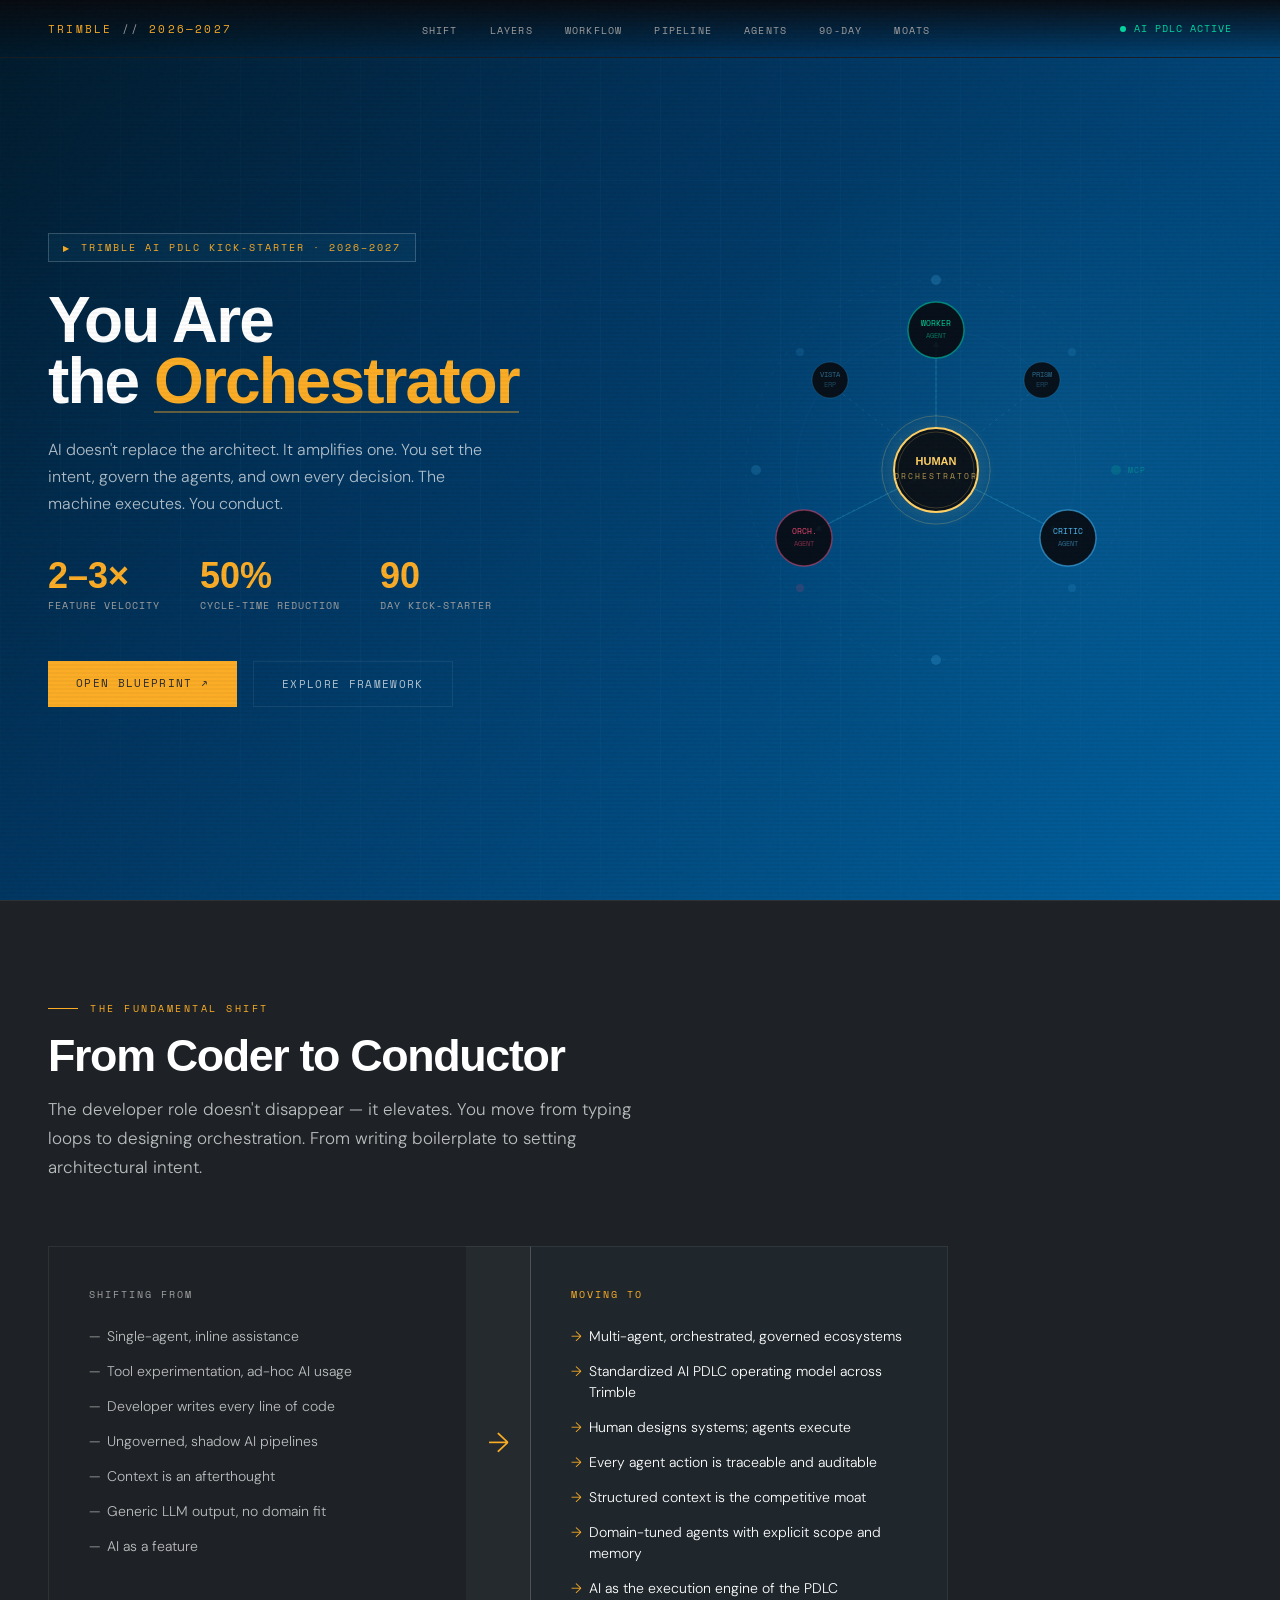
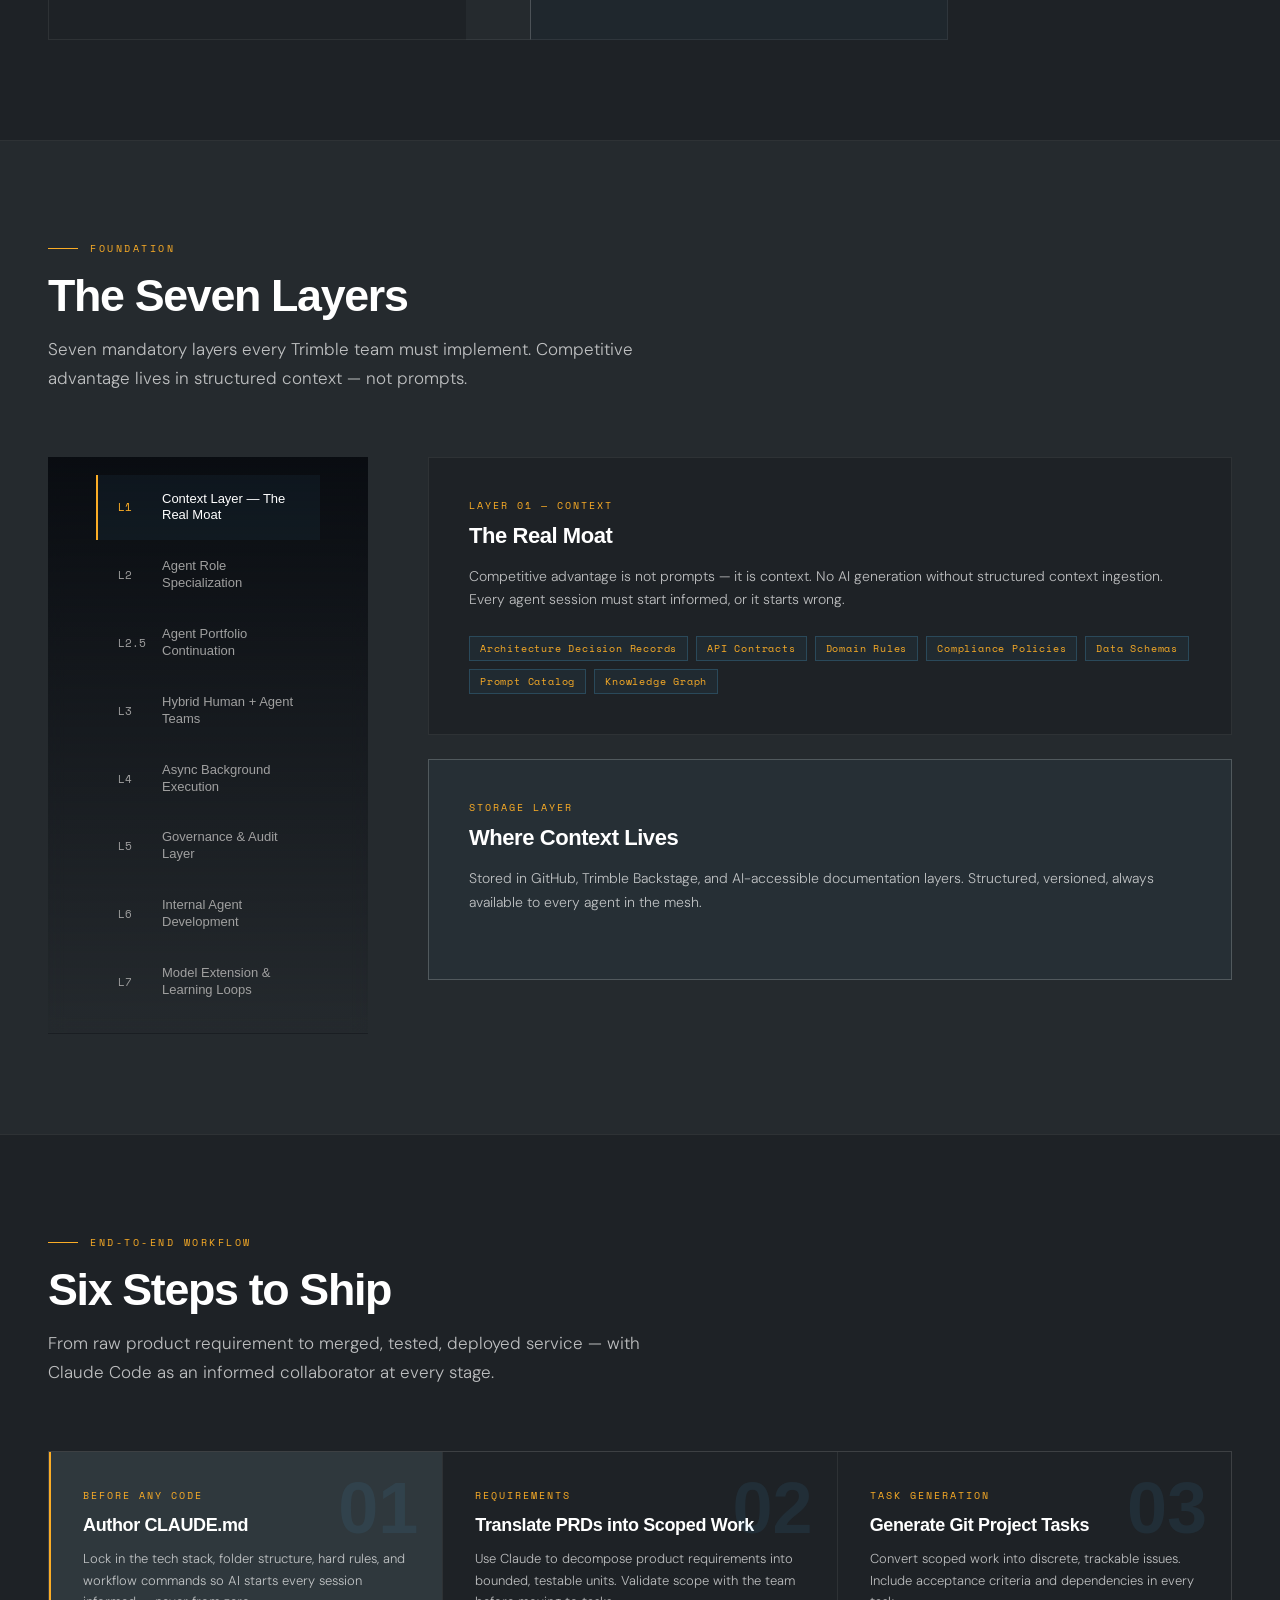
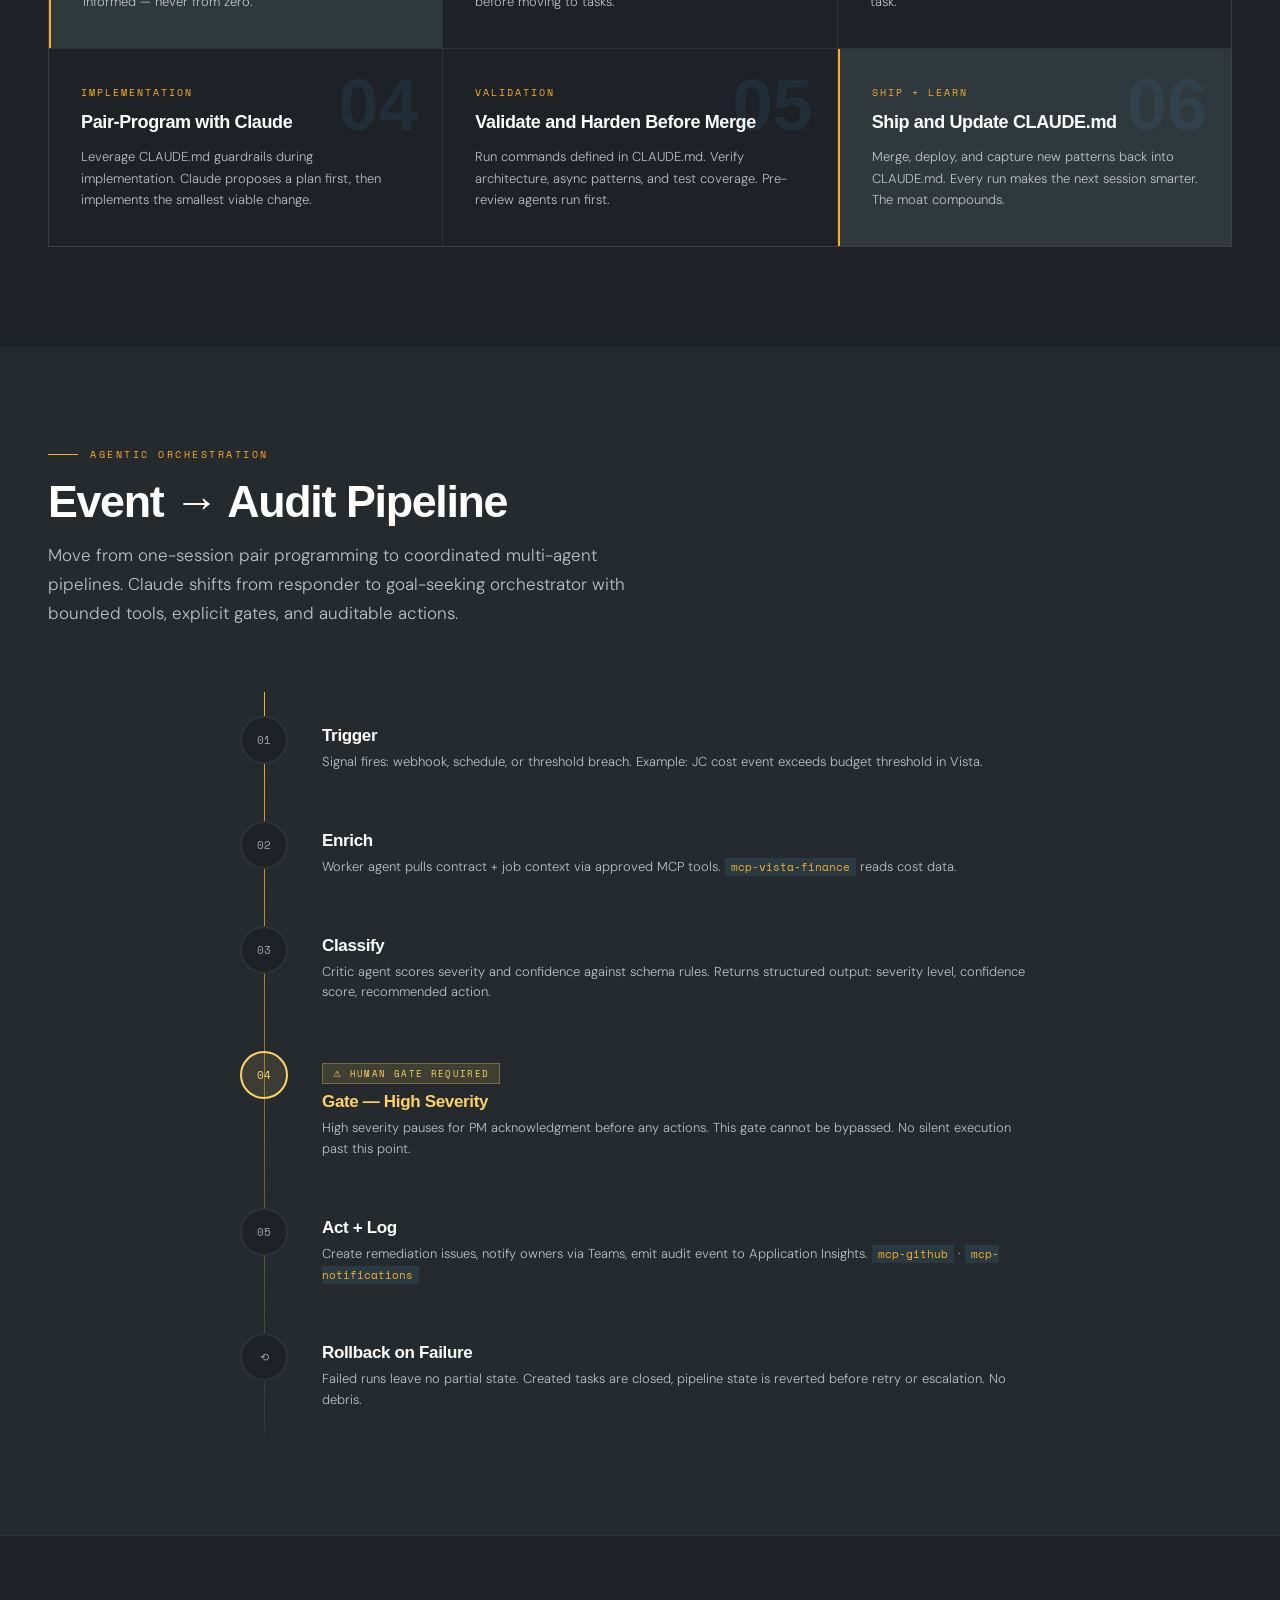
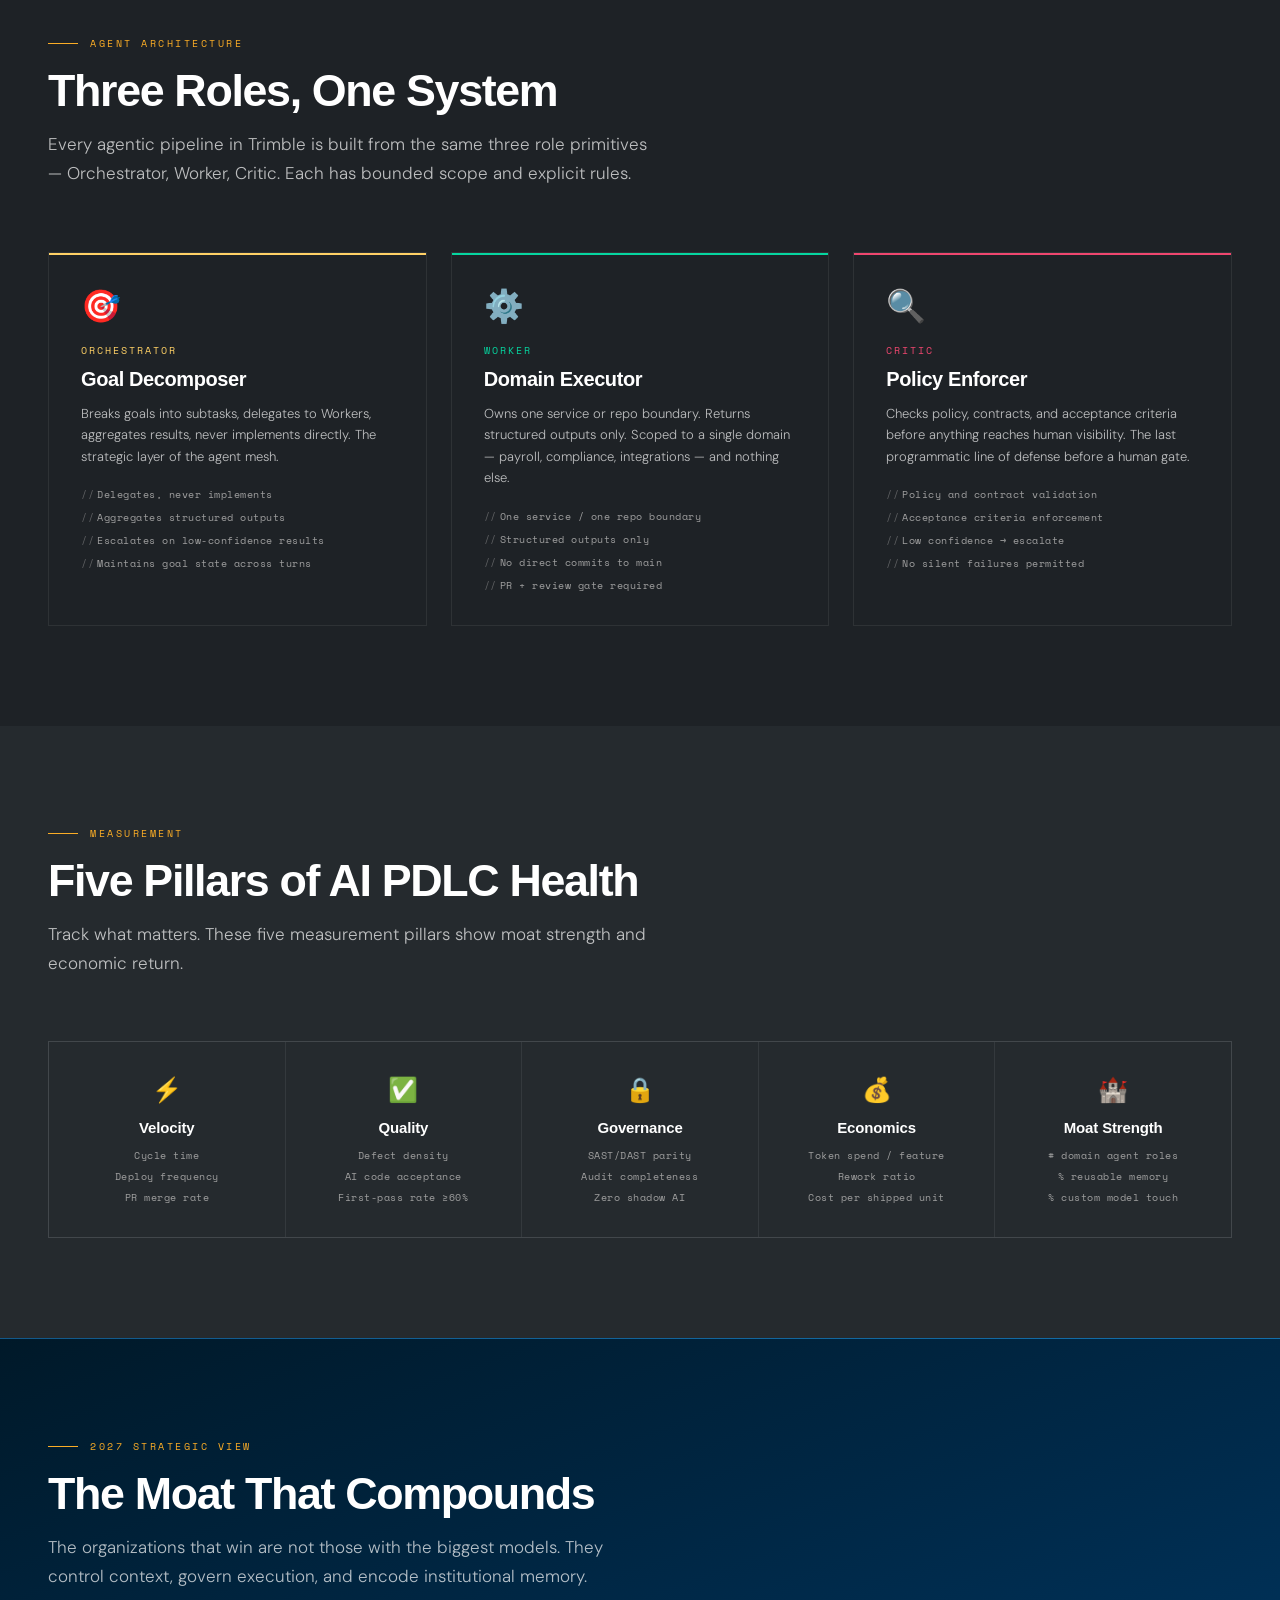
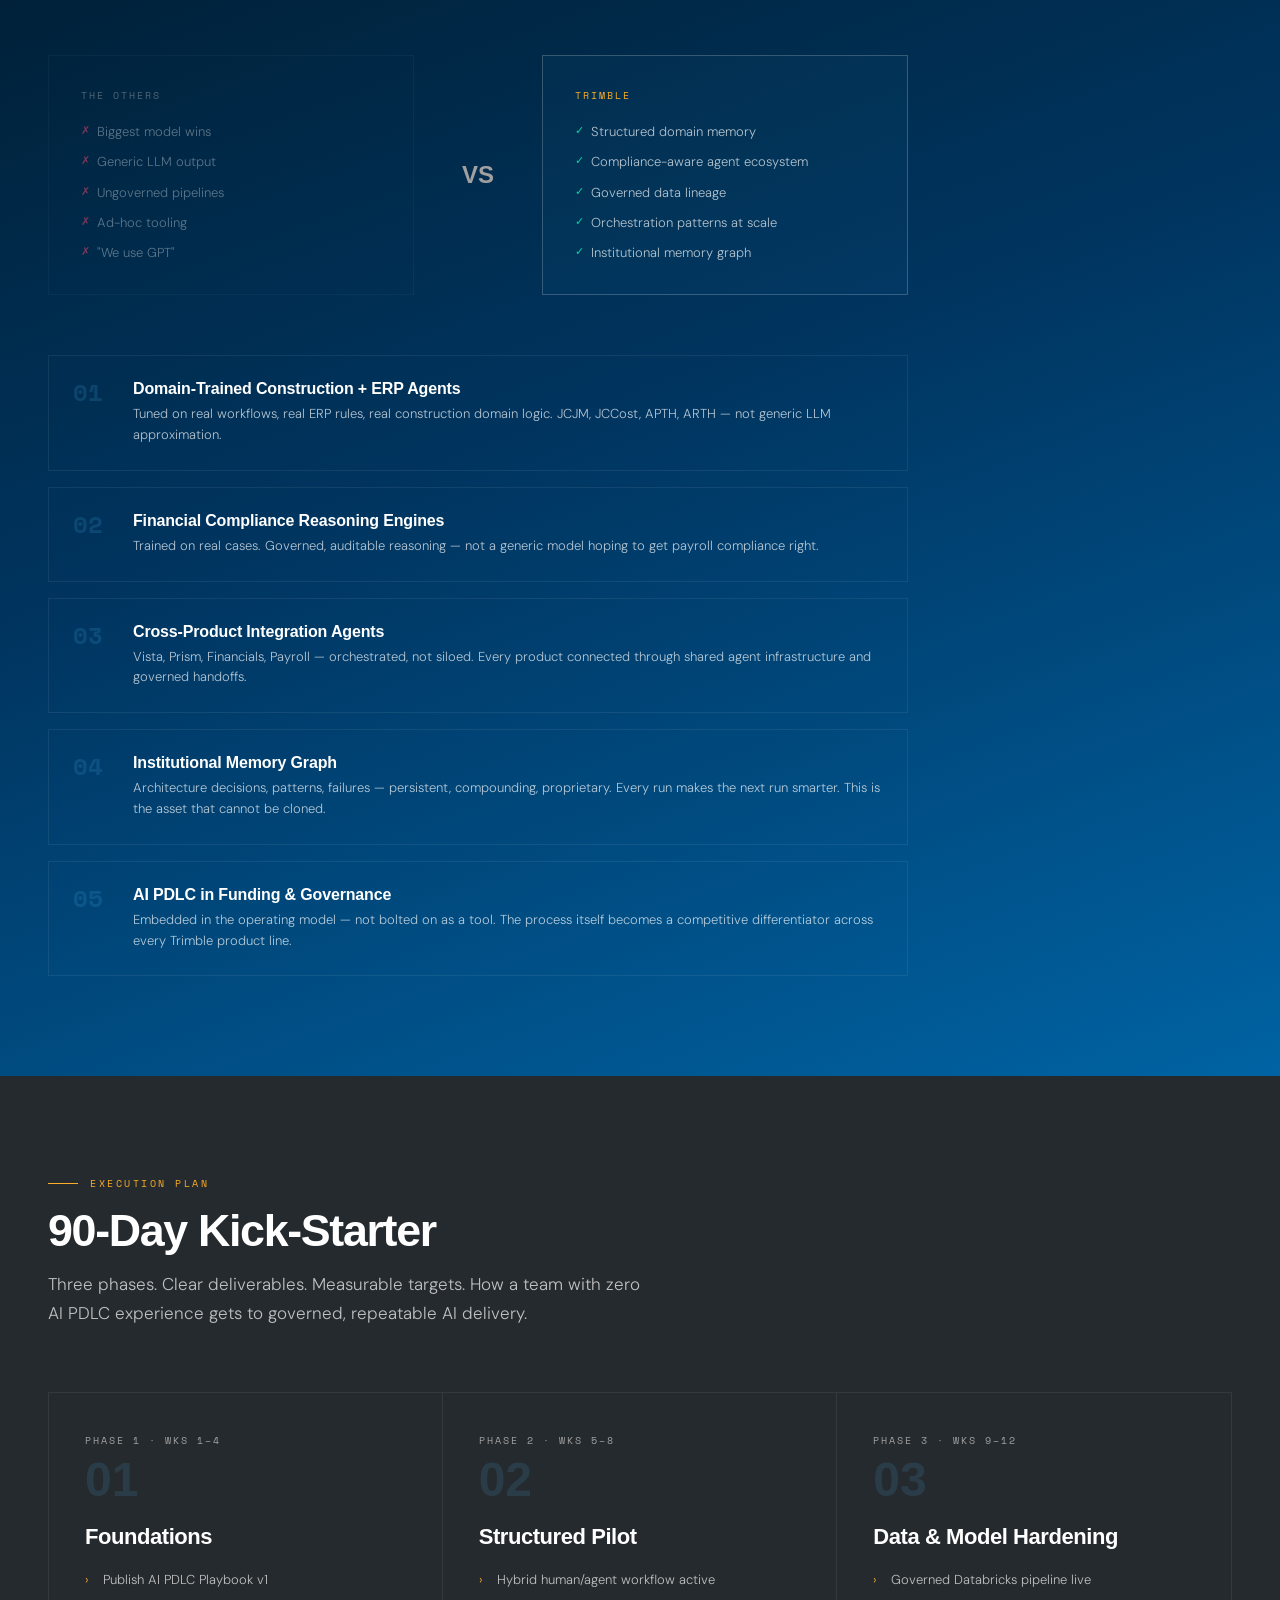
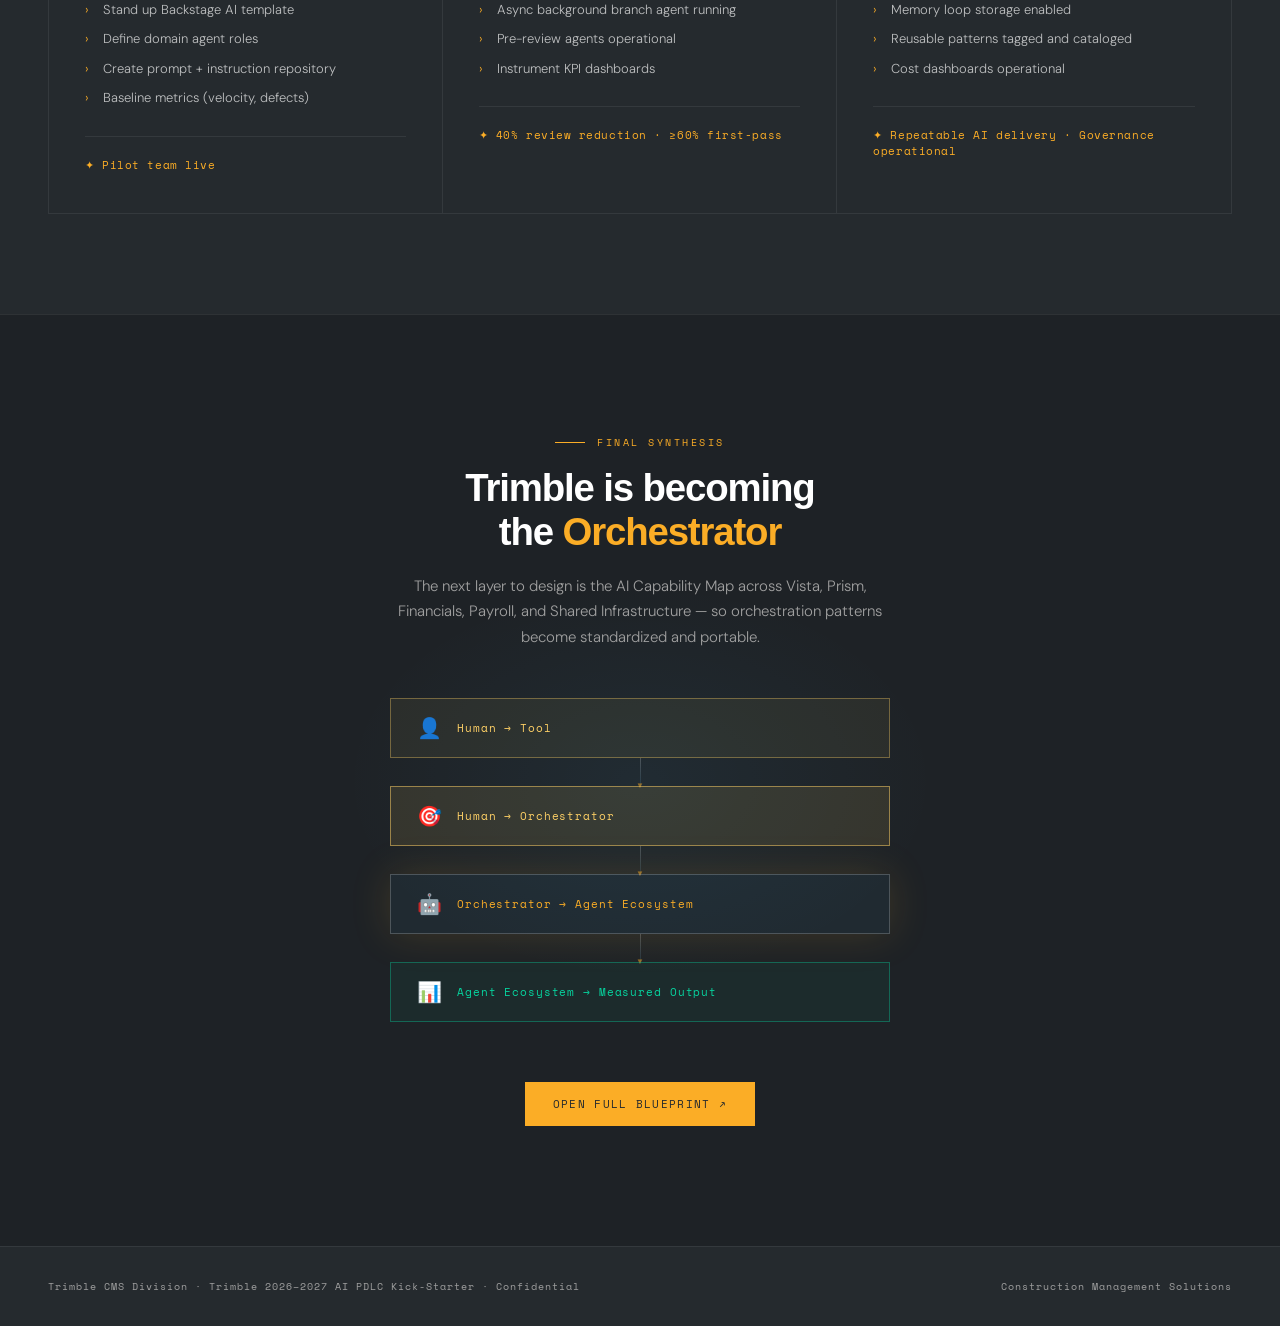
<file: cms-human-orchestrator.html>
<!DOCTYPE html>
<html lang="en">
<head>
<meta charset="UTF-8">
<meta name="viewport" content="width=device-width, initial-scale=1.0">
<title>Trimble — Human as Orchestrator</title>
<link rel="preconnect" href="https://fonts.googleapis.com">
<link href="https://fonts.googleapis.com/css2?family=Space+Mono:ital,wght@0,400;0,700;1,400&family=DM+Sans:ital,wght@0,300;0,400;1,300&display=swap" rel="stylesheet">

<style>
:root {
  --bg: #252a2e;
  --surface: #1e2226;
  --surface2: #252a2e;
  --border: rgba(255,255,255,0.07);
  --border-bright: rgba(255,255,255,0.2);
  --accent: #fbad26;
  --accent2: #0063a3;
  --accent3: #06d6a0;
  --text: #ffffff;
  --text-muted: #a0a0a0;
  --text-dim: rgba(255,255,255,0.7);
  --glow: rgba(251,173,38,0.15);
  --glow-strong: rgba(251,173,38,0.35);
  --human: #ffd166;
  --agent: #06d6a0;
  --critic: #ef476f;
  --trimble-blue: #0063a3;
  --trimble-yellow: #fbad26;
}

* { margin: 0; padding: 0; box-sizing: border-box; }

html { scroll-behavior: smooth; }

body {
  background: var(--bg);
  color: var(--text);
  font-family: 'DM Sans', sans-serif;
  font-weight: 300;
  overflow-x: hidden;
  cursor: crosshair;
}

/* ═══════════════ NOISE OVERLAY ═══════════════ */
body::before {
  content: '';
  position: fixed; inset: 0;
  background-image: url("data:image/svg+xml,%3Csvg viewBox='0 0 256 256' xmlns='http://www.w3.org/2000/svg'%3E%3Cfilter id='noise'%3E%3CfeTurbulence type='fractalNoise' baseFrequency='0.9' numOctaves='4' stitchTiles='stitch'/%3E%3C/filter%3E%3Crect width='100%25' height='100%25' filter='url(%23noise)' opacity='0.04'/%3E%3C/svg%3E");
  pointer-events: none;
  z-index: 9999;
  opacity: 0.4;
}

/* ═══════════════ SCANLINE ═══════════════ */
body::after {
  content: '';
  position: fixed; inset: 0;
  background: repeating-linear-gradient(
    0deg,
    transparent,
    transparent 2px,
    rgba(0,0,0,0.03) 2px,
    rgba(0,0,0,0.03) 4px
  );
  pointer-events: none;
  z-index: 9998;
}

/* ═══════════════ SCROLLBAR ═══════════════ */
::-webkit-scrollbar { width: 4px; }
::-webkit-scrollbar-track { background: var(--bg); }
::-webkit-scrollbar-thumb { background: var(--accent); border-radius: 2px; }

/* ═══════════════ NAV ═══════════════ */
nav {
  position: fixed; top: 0; left: 0; right: 0; z-index: 100;
  display: flex; align-items: center; justify-content: space-between;
  padding: 18px 48px;
  background: linear-gradient(180deg, rgba(8,11,16,0.95) 0%, transparent 100%);
  backdrop-filter: blur(8px);
  border-bottom: 1px solid var(--border);
}

.nav-logo {
  font-family: 'Space Mono', monospace;
  font-size: 11px;
  color: var(--accent);
  letter-spacing: 0.2em;
  text-transform: uppercase;
}
.nav-logo span { color: var(--text-muted); }

.nav-links {
  display: flex; gap: 32px; list-style: none;
}
.nav-links a {
  font-family: 'Space Mono', monospace;
  font-size: 10px;
  color: var(--text-muted);
  text-decoration: none;
  letter-spacing: 0.12em;
  text-transform: uppercase;
  transition: color 0.2s;
}
.nav-links a:hover { color: var(--accent); }

.nav-status {
  display: flex; align-items: center; gap: 8px;
  font-family: 'Space Mono', monospace;
  font-size: 10px;
  color: var(--agent);
  letter-spacing: 0.1em;
}
.status-dot {
  width: 6px; height: 6px; border-radius: 50%;
  background: var(--agent);
  animation: pulse-dot 2s ease-in-out infinite;
}
@keyframes pulse-dot {
  0%, 100% { opacity: 1; transform: scale(1); }
  50% { opacity: 0.4; transform: scale(0.8); }
}

/* ═══════════════ HERO ═══════════════ */
#hero {
  min-height: 100vh;
  display: grid;
  grid-template-columns: 1fr 1fr;
  align-items: center;
  padding: 120px 48px 80px;
  position: relative;
  overflow: hidden;
  background: linear-gradient(135deg, #001929 0%, #003560 40%, #0063a3 100%);
}

.hero-grid-bg {
  position: absolute; inset: 0;
  background-image:
    linear-gradient(rgba(82,196,255,0.04) 1px, transparent 1px),
    linear-gradient(90deg, rgba(82,196,255,0.04) 1px, transparent 1px);
  background-size: 60px 60px;
  mask-image: radial-gradient(ellipse 80% 80% at 50% 50%, black 40%, transparent 100%);
}

.hero-glow {
  position: absolute;
  width: 700px; height: 700px;
  border-radius: 50%;
  background: radial-gradient(circle, rgba(82,196,255,0.07) 0%, transparent 65%);
  right: -100px; top: 50%;
  transform: translateY(-50%);
  pointer-events: none;
}

.hero-left {
  position: relative; z-index: 2;
  padding-right: 60px;
}

.hero-tag {
  display: inline-flex; align-items: center; gap: 10px;
  font-family: 'Space Mono', monospace;
  font-size: 10px;
  color: var(--accent);
  letter-spacing: 0.2em;
  text-transform: uppercase;
  margin-bottom: 28px;
  border: 1px solid var(--border-bright);
  padding: 6px 14px;
  background: rgba(82,196,255,0.05);
}
.hero-tag::before {
  content: '▶';
  font-size: 8px;
  animation: blink 1.5s step-end infinite;
}
@keyframes blink { 0%, 100% { opacity: 1; } 50% { opacity: 0; } }

h1 {
  font-family: 'Helvetica Neue', Helvetica, Arial, sans-serif;
  font-weight: 800;
  font-size: clamp(42px, 5vw, 72px);
  line-height: 0.95;
  letter-spacing: -0.03em;
  margin-bottom: 24px;
}
h1 em {
  font-style: normal;
  color: var(--accent);
  position: relative;
}
h1 em::after {
  content: '';
  position: absolute;
  bottom: 4px; left: 0; right: 0;
  height: 2px;
  background: var(--accent);
  opacity: 0.4;
}

.hero-sub {
  font-size: 16px;
  line-height: 1.7;
  color: var(--text-dim);
  max-width: 440px;
  margin-bottom: 40px;
}

.hero-stats {
  display: flex; gap: 40px;
  margin-bottom: 48px;
}
.stat-num {
  font-family: 'Helvetica Neue', Helvetica, Arial, sans-serif;
  font-weight: 800;
  font-size: 36px;
  color: var(--accent);
  line-height: 1;
}
.stat-label {
  font-family: 'Space Mono', monospace;
  font-size: 10px;
  color: var(--text-muted);
  letter-spacing: 0.1em;
  text-transform: uppercase;
  margin-top: 4px;
}

.hero-ctas { display: flex; gap: 16px; }

.btn-primary {
  font-family: 'Space Mono', monospace;
  font-size: 11px;
  letter-spacing: 0.12em;
  text-transform: uppercase;
  padding: 14px 28px;
  background: var(--accent);
  color: var(--bg);
  border: none;
  cursor: pointer;
  transition: all 0.2s;
  text-decoration: none;
  display: inline-block;
}
.btn-primary:hover {
  background: #fff;
  box-shadow: 0 0 30px var(--glow-strong);
}

.btn-ghost {
  font-family: 'Space Mono', monospace;
  font-size: 11px;
  letter-spacing: 0.12em;
  text-transform: uppercase;
  padding: 14px 28px;
  background: transparent;
  color: var(--text-dim);
  border: 1px solid var(--border);
  cursor: pointer;
  transition: all 0.2s;
  text-decoration: none;
  display: inline-block;
}
.btn-ghost:hover {
  border-color: var(--accent);
  color: var(--accent);
}

/* ═══════════════ ORCHESTRATION DIAGRAM ═══════════════ */
.hero-right {
  position: relative; z-index: 2;
  display: flex; align-items: center; justify-content: center;
}

.orch-diagram {
  width: 480px; height: 480px;
  position: relative;
}

.orch-svg {
  width: 100%; height: 100%;
  overflow: visible;
}

/* ═══════════════ SECTION SCAFFOLDING ═══════════════ */
section {
  padding: 100px 48px;
  position: relative;
}

.section-label {
  font-family: 'Space Mono', monospace;
  font-size: 10px;
  color: var(--accent);
  letter-spacing: 0.25em;
  text-transform: uppercase;
  margin-bottom: 16px;
  display: flex; align-items: center; gap: 12px;
}
.section-label::before {
  content: '';
  width: 30px; height: 1px;
  background: var(--accent);
}

h2 {
  font-family: 'Helvetica Neue', Helvetica, Arial, sans-serif;
  font-weight: 800;
  font-size: clamp(30px, 3.5vw, 52px);
  line-height: 1.05;
  letter-spacing: -0.03em;
  margin-bottom: 16px;
}

.section-intro {
  font-size: 17px;
  line-height: 1.7;
  color: var(--text-dim);
  max-width: 600px;
  margin-bottom: 64px;
}

/* ═══════════════ ROLE SHIFT ═══════════════ */
#shift {
  background: #1e2226;
  border-top: 1px solid var(--border);
  border-bottom: 1px solid var(--border);
}

.shift-grid {
  display: grid;
  grid-template-columns: 1fr auto 1fr;
  gap: 0;
  max-width: 900px;
}

.shift-col {
  padding: 40px;
  border: 1px solid var(--border);
}
.shift-col.from { border-right: none; }
.shift-col.to {
  border-left: 1px solid var(--border-bright);
  background: rgba(82,196,255,0.03);
}

.shift-arrow {
  display: flex; align-items: center; justify-content: center;
  width: 64px;
  font-size: 28px;
  color: var(--accent);
  border-top: 1px solid var(--border);
  border-bottom: 1px solid var(--border);
  background: var(--surface2);
}

.shift-header {
  font-family: 'Space Mono', monospace;
  font-size: 10px;
  letter-spacing: 0.2em;
  text-transform: uppercase;
  margin-bottom: 24px;
}
.shift-col.from .shift-header { color: var(--text-muted); }
.shift-col.to .shift-header { color: var(--accent); }

.shift-items { list-style: none; display: flex; flex-direction: column; gap: 14px; }
.shift-items li {
  font-size: 14px;
  line-height: 1.5;
  color: var(--text-dim);
  padding-left: 18px;
  position: relative;
}
.shift-items li::before {
  content: '—';
  position: absolute; left: 0;
  color: var(--text-muted);
}
.shift-col.to .shift-items li { color: var(--text); }
.shift-col.to .shift-items li::before { color: var(--accent); content: '→'; }

/* ═══════════════ LAYERS ═══════════════ */
#layers { background: var(--bg); }

.layers-container {
  display: grid;
  grid-template-columns: 320px 1fr;
  gap: 60px;
  align-items: start;
}

.layer-nav {
  position: sticky;
  top: 100px;
  display: flex; flex-direction: column; gap: 2px;
}

.layer-btn {
  display: flex; align-items: center; gap: 16px;
  padding: 16px 20px;
  background: transparent;
  border: none;
  border-left: 2px solid transparent;
  cursor: pointer;
  text-align: left;
  transition: all 0.2s;
}
.layer-btn:hover, .layer-btn.active {
  background: rgba(82,196,255,0.05);
  border-left-color: var(--accent);
}
.layer-btn.active .layer-num { color: var(--accent); }
.layer-btn.active .layer-name { color: var(--text); }

.layer-num {
  font-family: 'Space Mono', monospace;
  font-size: 11px;
  color: var(--text-muted);
  min-width: 28px;
}
.layer-name {
  font-size: 13px;
  color: var(--text-muted);
  line-height: 1.3;
}

.layer-panel {
  display: none;
  animation: fadeInUp 0.3s ease;
}
.layer-panel.active { display: block; }

@keyframes fadeInUp {
  from { opacity: 0; transform: translateY(12px); }
  to { opacity: 1; transform: translateY(0); }
}

.panel-card {
  border: 1px solid var(--border);
  background: var(--surface);
  padding: 40px;
  margin-bottom: 24px;
}
.panel-card:hover {
  border-color: var(--border-bright);
}

.panel-num {
  font-family: 'Space Mono', monospace;
  font-size: 10px;
  color: var(--accent);
  letter-spacing: 0.2em;
  margin-bottom: 10px;
}

.panel-title {
  font-family: 'Helvetica Neue', Helvetica, Arial, sans-serif;
  font-weight: 700;
  font-size: 22px;
  margin-bottom: 16px;
  letter-spacing: -0.02em;
}

.panel-desc {
  font-size: 14px;
  line-height: 1.7;
  color: var(--text-dim);
  margin-bottom: 24px;
}

.panel-tags {
  display: flex; flex-wrap: wrap; gap: 8px;
}
.tag {
  font-family: 'Space Mono', monospace;
  font-size: 10px;
  color: var(--accent);
  border: 1px solid rgba(82,196,255,0.2);
  padding: 4px 10px;
  background: rgba(82,196,255,0.05);
  letter-spacing: 0.08em;
}

/* ═══════════════ WORKFLOW (6 STEPS) ═══════════════ */
#workflow { background: #1e2226; border-top: 1px solid var(--border); }

.workflow-steps {
  display: grid;
  grid-template-columns: repeat(3, 1fr);
  gap: 1px;
  background: var(--border);
  border: 1px solid var(--border);
}

.step-card {
  background: var(--surface);
  padding: 36px 32px;
  position: relative;
  transition: background 0.2s;
  cursor: default;
}
.step-card:hover { background: var(--surface2); }

.step-number {
  font-family: 'Helvetica Neue', Helvetica, Arial, sans-serif;
  font-weight: 800;
  font-size: 72px;
  line-height: 1;
  color: rgba(82,196,255,0.08);
  position: absolute;
  top: 20px; right: 24px;
  user-select: none;
}

.step-label {
  font-family: 'Space Mono', monospace;
  font-size: 10px;
  color: var(--accent);
  letter-spacing: 0.2em;
  text-transform: uppercase;
  margin-bottom: 12px;
}

.step-title {
  font-family: 'Helvetica Neue', Helvetica, Arial, sans-serif;
  font-weight: 700;
  font-size: 18px;
  margin-bottom: 12px;
  line-height: 1.2;
  letter-spacing: -0.02em;
}

.step-body {
  font-size: 13px;
  line-height: 1.65;
  color: var(--text-dim);
}

.step-card.highlight {
  border-left: 2px solid var(--accent);
  background: rgba(82,196,255,0.04);
}

/* ═══════════════ ORCHESTRATION PIPELINE ═══════════════ */
#pipeline { background: var(--bg); }

.pipeline-flow {
  display: flex;
  flex-direction: column;
  gap: 0;
  max-width: 800px;
  margin: 0 auto;
  position: relative;
}

.pipeline-flow::before {
  content: '';
  position: absolute;
  left: 24px; top: 0; bottom: 0;
  width: 1px;
  background: linear-gradient(180deg, var(--accent) 0%, rgba(82,196,255,0.1) 100%);
}

.pipe-step {
  display: grid;
  grid-template-columns: 50px 1fr;
  gap: 32px;
  padding: 24px 0;
  position: relative;
}

.pipe-dot {
  width: 48px; height: 48px;
  border-radius: 50%;
  border: 2px solid var(--border);
  background: var(--surface);
  display: flex; align-items: center; justify-content: center;
  font-family: 'Space Mono', monospace;
  font-size: 11px;
  color: var(--text-muted);
  position: relative; z-index: 2;
  flex-shrink: 0;
  transition: all 0.3s;
}
.pipe-step:hover .pipe-dot {
  border-color: var(--accent);
  color: var(--accent);
  box-shadow: 0 0 20px var(--glow);
}

.pipe-step.human-gate .pipe-dot {
  border-color: var(--human);
  color: var(--human);
  background: rgba(255,209,102,0.1);
}

.pipe-content {
  padding-top: 10px;
}

.pipe-title {
  font-family: 'Helvetica Neue', Helvetica, Arial, sans-serif;
  font-weight: 700;
  font-size: 17px;
  margin-bottom: 6px;
  letter-spacing: -0.02em;
}
.human-gate .pipe-title { color: var(--human); }

.pipe-desc {
  font-size: 13px;
  line-height: 1.6;
  color: var(--text-dim);
}

.gate-badge {
  display: inline-block;
  font-family: 'Space Mono', monospace;
  font-size: 9px;
  letter-spacing: 0.15em;
  text-transform: uppercase;
  padding: 3px 10px;
  background: rgba(255,209,102,0.12);
  border: 1px solid rgba(255,209,102,0.3);
  color: var(--human);
  margin-bottom: 8px;
}

/* ═══════════════ AGENT ROLES ═══════════════ */
#agents { background: #1e2226; border-top: 1px solid var(--border); }

.agent-grid {
  display: grid;
  grid-template-columns: repeat(3, 1fr);
  gap: 24px;
}

.agent-card {
  border: 1px solid var(--border);
  padding: 32px;
  position: relative;
  overflow: hidden;
  transition: all 0.3s;
}
.agent-card::before {
  content: '';
  position: absolute;
  top: 0; left: 0; right: 0;
  height: 2px;
}
.agent-card.orchestrator::before { background: var(--human); }
.agent-card.worker::before { background: var(--agent); }
.agent-card.critic::before { background: var(--critic); }
.agent-card:hover {
  transform: translateY(-4px);
  border-color: var(--border-bright);
}

.agent-icon {
  font-size: 32px;
  margin-bottom: 16px;
}
.agent-role {
  font-family: 'Space Mono', monospace;
  font-size: 10px;
  letter-spacing: 0.2em;
  text-transform: uppercase;
  margin-bottom: 10px;
}
.agent-card.orchestrator .agent-role { color: var(--human); }
.agent-card.worker .agent-role { color: var(--agent); }
.agent-card.critic .agent-role { color: var(--critic); }

.agent-name {
  font-family: 'Helvetica Neue', Helvetica, Arial, sans-serif;
  font-weight: 700;
  font-size: 20px;
  margin-bottom: 12px;
  letter-spacing: -0.02em;
}

.agent-desc {
  font-size: 13px;
  line-height: 1.65;
  color: var(--text-dim);
  margin-bottom: 20px;
}

.agent-rules {
  list-style: none;
  display: flex; flex-direction: column; gap: 8px;
}
.agent-rules li {
  font-family: 'Space Mono', monospace;
  font-size: 10px;
  color: var(--text-muted);
  padding-left: 16px;
  position: relative;
  letter-spacing: 0.05em;
}
.agent-rules li::before {
  content: '//';
  position: absolute; left: 0;
  color: var(--text-muted);
  opacity: 0.5;
}

/* ═══════════════ KPIs ═══════════════ */
#kpis { background: var(--bg); }

.kpi-grid {
  display: grid;
  grid-template-columns: repeat(5, 1fr);
  gap: 1px;
  background: var(--border);
  border: 1px solid var(--border);
}

.kpi-card {
  background: var(--bg);
  padding: 32px 24px;
  text-align: center;
  transition: background 0.2s;
}
.kpi-card:hover { background: var(--surface); }

.kpi-icon {
  font-size: 24px;
  margin-bottom: 14px;
}

.kpi-name {
  font-family: 'Helvetica Neue', Helvetica, Arial, sans-serif;
  font-weight: 700;
  font-size: 15px;
  margin-bottom: 12px;
  letter-spacing: -0.01em;
}

.kpi-items {
  list-style: none;
  display: flex; flex-direction: column; gap: 6px;
}
.kpi-items li {
  font-family: 'Space Mono', monospace;
  font-size: 10px;
  color: var(--text-muted);
  letter-spacing: 0.05em;
}

/* ═══════════════ MOATS ═══════════════ */
#moats { background: linear-gradient(160deg, #001929 0%, #003560 50%, #0063a3 100%); border-top: 1px solid var(--border); }

.moat-vs {
  display: grid;
  grid-template-columns: 1fr 80px 1fr;
  gap: 24px;
  margin-bottom: 60px;
  max-width: 860px;
}

.moat-col {
  border: 1px solid var(--border);
  padding: 32px;
}

.moat-col.bad { opacity: 0.5; }
.moat-col.good { border-color: var(--border-bright); background: rgba(82,196,255,0.03); }

.moat-label {
  font-family: 'Space Mono', monospace;
  font-size: 10px;
  letter-spacing: 0.2em;
  text-transform: uppercase;
  margin-bottom: 20px;
}
.moat-col.bad .moat-label { color: var(--text-muted); }
.moat-col.good .moat-label { color: var(--accent); }

.moat-vs-center {
  display: flex; align-items: center; justify-content: center;
  font-family: 'Helvetica Neue', Helvetica, Arial, sans-serif;
  font-weight: 800;
  font-size: 24px;
  color: var(--text-muted);
}

.moat-items {
  list-style: none;
  display: flex; flex-direction: column; gap: 12px;
}
.moat-items li {
  font-size: 13px;
  line-height: 1.4;
  color: var(--text-dim);
  padding-left: 16px;
  position: relative;
}
.moat-col.bad .moat-items li::before { content: '✗'; position: absolute; left: 0; color: var(--critic); font-size: 11px; }
.moat-col.good .moat-items li::before { content: '✓'; position: absolute; left: 0; color: var(--agent); font-size: 11px; }

.moat-list {
  display: flex; flex-direction: column; gap: 16px;
  max-width: 860px;
}

.moat-item {
  display: grid;
  grid-template-columns: 40px 1fr;
  gap: 20px;
  align-items: start;
  padding: 24px;
  border: 1px solid var(--border);
  transition: all 0.2s;
}
.moat-item:hover { border-color: var(--border-bright); background: rgba(82,196,255,0.03); }

.moat-n {
  font-family: 'Space Mono', monospace;
  font-size: 24px;
  color: rgba(82,196,255,0.15);
  font-weight: 700;
  line-height: 1;
}
.moat-title {
  font-family: 'Helvetica Neue', Helvetica, Arial, sans-serif;
  font-weight: 700;
  font-size: 16px;
  margin-bottom: 6px;
  letter-spacing: -0.01em;
}
.moat-desc {
  font-size: 13px;
  line-height: 1.6;
  color: var(--text-dim);
}

/* ═══════════════ 90-DAY PLAN ═══════════════ */
#plan { background: var(--bg); }

.phase-grid {
  display: grid;
  grid-template-columns: repeat(3, 1fr);
  gap: 0;
}

.phase-card {
  border: 1px solid var(--border);
  padding: 40px 36px;
  position: relative;
}
.phase-card + .phase-card { border-left: none; }

.phase-num {
  font-family: 'Space Mono', monospace;
  font-size: 10px;
  color: var(--text-muted);
  letter-spacing: 0.2em;
  text-transform: uppercase;
  margin-bottom: 8px;
}

.phase-weeks {
  font-family: 'Helvetica Neue', Helvetica, Arial, sans-serif;
  font-weight: 800;
  font-size: 48px;
  line-height: 1;
  color: rgba(82,196,255,0.12);
  margin-bottom: 20px;
}

.phase-title {
  font-family: 'Helvetica Neue', Helvetica, Arial, sans-serif;
  font-weight: 700;
  font-size: 22px;
  margin-bottom: 20px;
  letter-spacing: -0.02em;
}

.phase-items {
  list-style: none;
  display: flex; flex-direction: column; gap: 10px;
  margin-bottom: 28px;
}
.phase-items li {
  font-size: 13px;
  line-height: 1.5;
  color: var(--text-dim);
  padding-left: 18px;
  position: relative;
}
.phase-items li::before {
  content: '›';
  position: absolute; left: 0;
  color: var(--accent);
}

.phase-deliverable {
  font-family: 'Space Mono', monospace;
  font-size: 11px;
  color: var(--accent);
  border-top: 1px solid var(--border);
  padding-top: 20px;
  letter-spacing: 0.05em;
}

/* ═══════════════ SYNTHESIS / FOOTER ═══════════════ */
#synthesis {
  background: var(--surface);
  border-top: 1px solid var(--border);
  text-align: center;
  padding: 120px 48px;
  position: relative;
  overflow: hidden;
}

.synth-glow {
  position: absolute;
  width: 600px; height: 400px;
  border-radius: 50%;
  background: radial-gradient(ellipse, rgba(82,196,255,0.06) 0%, transparent 70%);
  top: 50%; left: 50%;
  transform: translate(-50%, -50%);
  pointer-events: none;
}

.synth-stack {
  display: flex;
  flex-direction: column;
  align-items: center;
  gap: 0;
  margin: 40px auto 60px;
  max-width: 500px;
}

.synth-step {
  display: flex;
  flex-direction: column;
  align-items: center;
  gap: 0;
  width: 100%;
}

.synth-node {
  display: flex; align-items: center; gap: 14px;
  width: 100%;
  padding: 16px 24px;
  border: 1px solid var(--border);
  background: var(--bg);
  position: relative;
  z-index: 2;
}
.synth-node.human-node {
  border-color: rgba(255,209,102,0.35);
  background: rgba(255,209,102,0.06);
}
.synth-node.active-node {
  border-color: var(--border-bright);
  background: rgba(82,196,255,0.05);
  box-shadow: 0 0 40px var(--glow);
}

.synth-icon {
  font-size: 20px;
  min-width: 28px;
  text-align: center;
}

.synth-label {
  font-family: 'Space Mono', monospace;
  font-size: 11px;
  letter-spacing: 0.08em;
  text-align: left;
}
.human-node .synth-label { color: var(--human); }
.active-node .synth-label { color: var(--accent); }

.synth-arrow {
  width: 1px;
  height: 28px;
  background: linear-gradient(180deg, var(--border-bright), rgba(82,196,255,0.1));
  position: relative; z-index: 1;
}
.synth-arrow::after {
  content: '▼';
  position: absolute;
  bottom: -4px; left: 50%;
  transform: translateX(-50%);
  font-size: 8px;
  color: var(--accent);
  opacity: 0.5;
}

.synth-quote {
  font-family: 'Helvetica Neue', Helvetica, Arial, sans-serif;
  font-weight: 700;
  font-size: clamp(24px, 3vw, 40px);
  line-height: 1.15;
  letter-spacing: -0.03em;
  max-width: 680px;
  margin: 0 auto 20px;
}
.synth-quote em {
  font-style: normal;
  color: var(--accent);
}

.synth-sub {
  font-size: 15px;
  color: var(--text-muted);
  max-width: 500px;
  margin: 0 auto 48px;
  line-height: 1.7;
}

footer {
  border-top: 1px solid var(--border);
  padding: 32px 48px;
  display: flex; align-items: center; justify-content: space-between;
}
.footer-left {
  font-family: 'Space Mono', monospace;
  font-size: 10px;
  color: var(--text-muted);
  letter-spacing: 0.1em;
}
.footer-right {
  font-family: 'Space Mono', monospace;
  font-size: 10px;
  color: var(--text-muted);
  letter-spacing: 0.1em;
}

/* ═══════════════ ANIMATIONS ═══════════════ */
.fade-in {
  opacity: 0;
  transform: translateY(20px);
  transition: opacity 0.6s ease, transform 0.6s ease;
}
.fade-in.visible { opacity: 1; transform: translateY(0); }

</style>
</head>
<body>

<!-- NAV -->
<nav>
  <div class="nav-logo">Trimble <span>//</span> 2026—2027</div>
  <ul class="nav-links">
    <li><a href="#shift">Shift</a></li>
    <li><a href="#layers">Layers</a></li>
    <li><a href="#workflow">Workflow</a></li>
    <li><a href="#pipeline">Pipeline</a></li>
    <li><a href="#agents">Agents</a></li>
    <li><a href="#plan">90-Day</a></li>
    <li><a href="#moats">Moats</a></li>
  </ul>
  <div class="nav-status">
    <span class="status-dot"></span>
    AI PDLC ACTIVE
  </div>
</nav>

<!-- ═══════ HERO ═══════ -->
<section id="hero">
  <div class="hero-grid-bg"></div>
  <div class="hero-glow"></div>

  <div class="hero-left fade-in">
    <div class="hero-tag">Trimble AI PDLC Kick-Starter · 2026–2027</div>
    <h1>You Are<br>the <em>Orchestrator</em></h1>
    <p class="hero-sub">
      AI doesn't replace the architect. It amplifies one. You set the intent, govern the agents, and own every decision. The machine executes. You conduct.
    </p>
    <div class="hero-stats">
      <div class="stat-item">
        <div class="stat-num">2–3×</div>
        <div class="stat-label">Feature Velocity</div>
      </div>
      <div class="stat-item">
        <div class="stat-num">50%</div>
        <div class="stat-label">Cycle-Time Reduction</div>
      </div>
      <div class="stat-item">
        <div class="stat-num">90</div>
        <div class="stat-label">Day Kick-Starter</div>
      </div>
    </div>
    <div class="hero-ctas">
      <a href="https://docs.google.com/document/d/1a8iZny17Ze3H75KJpM9zG0AgrOw8L7Oju9FWaTtSXv4/edit" target="_blank" class="btn-primary">Open Blueprint ↗</a>
      <a href="#shift" class="btn-ghost">Explore Framework</a>
    </div>
  </div>

  <div class="hero-right fade-in">
    <div class="orch-diagram">
      <svg class="orch-svg" viewBox="0 0 480 480" xmlns="http://www.w3.org/2000/svg">
        <defs>
          <radialGradient id="humanGlow" cx="50%" cy="50%" r="50%">
            <stop offset="0%" stop-color="#ffd166" stop-opacity="0.3"/>
            <stop offset="100%" stop-color="#ffd166" stop-opacity="0"/>
          </radialGradient>
          <radialGradient id="agentGlow1" cx="50%" cy="50%" r="50%">
            <stop offset="0%" stop-color="#06d6a0" stop-opacity="0.2"/>
            <stop offset="100%" stop-color="#06d6a0" stop-opacity="0"/>
          </radialGradient>
          <filter id="glow-filter">
            <feGaussianBlur stdDeviation="3" result="coloredBlur"/>
            <feMerge><feMergeNode in="coloredBlur"/><feMergeNode in="SourceGraphic"/></feMerge>
          </filter>
          <marker id="arrowBlue" markerWidth="6" markerHeight="6" refX="5" refY="3" orient="auto">
            <path d="M0,0 L0,6 L6,3 z" fill="rgba(82,196,255,0.6)"/>
          </marker>
          <marker id="arrowGreen" markerWidth="6" markerHeight="6" refX="5" refY="3" orient="auto">
            <path d="M0,0 L0,6 L6,3 z" fill="rgba(6,214,160,0.6)"/>
          </marker>
        </defs>

        <!-- Outer ring -->
        <circle cx="240" cy="240" r="190" fill="none" stroke="rgba(82,196,255,0.06)" stroke-width="1" stroke-dasharray="4 8"/>
        <circle cx="240" cy="240" r="140" fill="none" stroke="rgba(82,196,255,0.04)" stroke-width="1"/>

        <!-- Orbital animation path (invisible guide) -->
        <animateTransform id="orbit" type="rotate"/>

        <!-- Lines: human → agents -->
        <line x1="240" y1="220" x2="240" y2="112" stroke="rgba(82,196,255,0.25)" stroke-width="1" marker-end="url(#arrowBlue)"/>
        <line x1="255" y1="247" x2="360" y2="300" stroke="rgba(82,196,255,0.25)" stroke-width="1" marker-end="url(#arrowBlue)"/>
        <line x1="225" y1="247" x2="120" y2="300" stroke="rgba(82,196,255,0.25)" stroke-width="1" marker-end="url(#arrowBlue)"/>
        <line x1="255" y1="225" x2="345" y2="155" stroke="rgba(82,196,255,0.15)" stroke-width="1" stroke-dasharray="3 5"/>
        <line x1="225" y1="225" x2="135" y2="155" stroke="rgba(82,196,255,0.15)" stroke-width="1" stroke-dasharray="3 5"/>

        <!-- Return signals (agents → human) -->
        <line x1="240" y1="118" x2="240" y2="226" stroke="rgba(6,214,160,0.2)" stroke-width="1" stroke-dasharray="2 4" marker-end="url(#arrowGreen)"/>
        <line x1="350" y1="294" x2="258" y2="248" stroke="rgba(6,214,160,0.2)" stroke-width="1" stroke-dasharray="2 4" marker-end="url(#arrowGreen)"/>
        <line x1="130" y1="294" x2="222" y2="248" stroke="rgba(6,214,160,0.2)" stroke-width="1" stroke-dasharray="2 4" marker-end="url(#arrowGreen)"/>

        <!-- Human center glow -->
        <circle cx="240" cy="240" r="60" fill="url(#humanGlow)">
          <animate attributeName="r" values="55;65;55" dur="3s" repeatCount="indefinite"/>
          <animate attributeName="opacity" values="0.7;1;0.7" dur="3s" repeatCount="indefinite"/>
        </circle>

        <!-- Human node -->
        <circle cx="240" cy="240" r="42" fill="rgba(8,11,16,0.9)" stroke="#ffd166" stroke-width="2"/>
        <circle cx="240" cy="240" r="38" fill="none" stroke="rgba(255,209,102,0.2)" stroke-width="1"/>
        <text x="240" y="235" text-anchor="middle" font-family="Helvetica Neue, Helvetica, Arial, sans-serif" font-weight="800" font-size="11" fill="#ffd166">HUMAN</text>
        <text x="240" y="249" text-anchor="middle" font-family="Space Mono" font-size="8" fill="rgba(255,209,102,0.7)" letter-spacing="2">ORCHESTRATOR</text>

        <!-- Agent: top (Orchestrator) -->
        <circle cx="240" cy="100" r="28" fill="rgba(8,11,16,0.9)" stroke="rgba(6,214,160,0.5)" stroke-width="1.5"/>
        <text x="240" y="96" text-anchor="middle" font-family="Space Mono" font-size="8" fill="#06d6a0">WORKER</text>
        <text x="240" y="108" text-anchor="middle" font-family="Space Mono" font-size="7" fill="rgba(6,214,160,0.5)">AGENT</text>
        <circle cx="240" cy="100" r="33" fill="none" stroke="rgba(6,214,160,0.1)" stroke-width="1">
          <animate attributeName="r" values="28;34;28" dur="2.4s" begin="0.3s" repeatCount="indefinite"/>
          <animate attributeName="opacity" values="0.3;0;0.3" dur="2.4s" begin="0.3s" repeatCount="indefinite"/>
        </circle>

        <!-- Agent: bottom-right (Worker) -->
        <circle cx="372" cy="308" r="28" fill="rgba(8,11,16,0.9)" stroke="rgba(82,196,255,0.5)" stroke-width="1.5"/>
        <text x="372" y="304" text-anchor="middle" font-family="Space Mono" font-size="8" fill="#52c4ff">CRITIC</text>
        <text x="372" y="316" text-anchor="middle" font-family="Space Mono" font-size="7" fill="rgba(82,196,255,0.5)">AGENT</text>
        <circle cx="372" cy="308" r="33" fill="none" stroke="rgba(82,196,255,0.1)" stroke-width="1">
          <animate attributeName="r" values="28;35;28" dur="2.8s" begin="0.9s" repeatCount="indefinite"/>
          <animate attributeName="opacity" values="0.3;0;0.3" dur="2.8s" begin="0.9s" repeatCount="indefinite"/>
        </circle>

        <!-- Agent: bottom-left (Critic) -->
        <circle cx="108" cy="308" r="28" fill="rgba(8,11,16,0.9)" stroke="rgba(239,71,111,0.5)" stroke-width="1.5"/>
        <text x="108" y="304" text-anchor="middle" font-family="Space Mono" font-size="8" fill="#ef476f">ORCH.</text>
        <text x="108" y="316" text-anchor="middle" font-family="Space Mono" font-size="7" fill="rgba(239,71,111,0.5)">AGENT</text>

        <!-- Satellite nodes (top-right, top-left) -->
        <circle cx="346" cy="150" r="18" fill="rgba(8,11,16,0.9)" stroke="rgba(82,196,255,0.2)" stroke-width="1"/>
        <text x="346" y="147" text-anchor="middle" font-family="Space Mono" font-size="7" fill="rgba(82,196,255,0.5)">PRISM</text>
        <text x="346" y="157" text-anchor="middle" font-family="Space Mono" font-size="7" fill="rgba(82,196,255,0.3)">ERP</text>

        <circle cx="134" cy="150" r="18" fill="rgba(8,11,16,0.9)" stroke="rgba(82,196,255,0.2)" stroke-width="1"/>
        <text x="134" y="147" text-anchor="middle" font-family="Space Mono" font-size="7" fill="rgba(82,196,255,0.5)">VISTA</text>
        <text x="134" y="157" text-anchor="middle" font-family="Space Mono" font-size="7" fill="rgba(82,196,255,0.3)">ERP</text>

        <!-- Outer ring dots representing MCP tools -->
        <g opacity="0.4">
          <circle cx="240" cy="50" r="5" fill="rgba(82,196,255,0.5)"/>
          <circle cx="376" cy="122" r="4" fill="rgba(82,196,255,0.3)"/>
          <circle cx="420" cy="240" r="5" fill="rgba(6,214,160,0.4)"/>
          <circle cx="376" cy="358" r="4" fill="rgba(82,196,255,0.3)"/>
          <circle cx="240" cy="430" r="5" fill="rgba(82,196,255,0.5)"/>
          <circle cx="104" cy="358" r="4" fill="rgba(239,71,111,0.4)"/>
          <circle cx="60" cy="240" r="5" fill="rgba(82,196,255,0.4)"/>
          <circle cx="104" cy="122" r="4" fill="rgba(82,196,255,0.3)"/>
        </g>

        <!-- Label: MCP Tools -->
        <text x="432" y="243" font-family="Space Mono" font-size="8" fill="rgba(6,214,160,0.4)" letter-spacing="1">MCP</text>

        <!-- Animated pulse on human node -->
        <circle cx="240" cy="240" r="48" fill="none" stroke="#ffd166" stroke-width="1" opacity="0">
          <animate attributeName="r" values="42;70;42" dur="3s" repeatCount="indefinite"/>
          <animate attributeName="opacity" values="0.4;0;0.4" dur="3s" repeatCount="indefinite"/>
        </circle>

      </svg>
    </div>
  </div>
</section>

<!-- ═══════ ROLE SHIFT ═══════ -->
<section id="shift">
  <div class="section-label">The Fundamental Shift</div>
  <h2>From Coder to Conductor</h2>
  <p class="section-intro">
    The developer role doesn't disappear — it elevates. You move from typing loops to designing orchestration. From writing boilerplate to setting architectural intent.
  </p>

  <div class="shift-grid fade-in">
    <div class="shift-col from">
      <div class="shift-header">Shifting From</div>
      <ul class="shift-items">
        <li>Single-agent, inline assistance</li>
        <li>Tool experimentation, ad-hoc AI usage</li>
        <li>Developer writes every line of code</li>
        <li>Ungoverned, shadow AI pipelines</li>
        <li>Context is an afterthought</li>
        <li>Generic LLM output, no domain fit</li>
        <li>AI as a feature</li>
      </ul>
    </div>
    <div class="shift-arrow">→</div>
    <div class="shift-col to">
      <div class="shift-header">Moving To</div>
      <ul class="shift-items">
        <li>Multi-agent, orchestrated, governed ecosystems</li>
        <li>Standardized AI PDLC operating model across Trimble</li>
        <li>Human designs systems; agents execute</li>
        <li>Every agent action is traceable and auditable</li>
        <li>Structured context is the competitive moat</li>
        <li>Domain-tuned agents with explicit scope and memory</li>
        <li>AI as the execution engine of the PDLC</li>
      </ul>
    </div>
  </div>
</section>

<!-- ═══════ 7 LAYERS ═══════ -->
<section id="layers">
  <div class="section-label">Foundation</div>
  <h2>The Seven Layers</h2>
  <p class="section-intro">
    Seven mandatory layers every Trimble team must implement. Competitive advantage lives in structured context — not prompts.
  </p>

  <div class="layers-container">
    <nav class="layer-nav" id="layerNav">
      <button class="layer-btn active" onclick="showLayer(0)">
        <span class="layer-num">L1</span>
        <span class="layer-name">Context Layer — The Real Moat</span>
      </button>
      <button class="layer-btn" onclick="showLayer(1)">
        <span class="layer-num">L2</span>
        <span class="layer-name">Agent Role Specialization</span>
      </button>
      <button class="layer-btn" onclick="showLayer(2)">
        <span class="layer-num">L2.5</span>
        <span class="layer-name">Agent Portfolio Continuation</span>
      </button>
      <button class="layer-btn" onclick="showLayer(3)">
        <span class="layer-num">L3</span>
        <span class="layer-name">Hybrid Human + Agent Teams</span>
      </button>
      <button class="layer-btn" onclick="showLayer(4)">
        <span class="layer-num">L4</span>
        <span class="layer-name">Async Background Execution</span>
      </button>
      <button class="layer-btn" onclick="showLayer(5)">
        <span class="layer-num">L5</span>
        <span class="layer-name">Governance & Audit Layer</span>
      </button>
      <button class="layer-btn" onclick="showLayer(6)">
        <span class="layer-num">L6</span>
        <span class="layer-name">Internal Agent Development</span>
      </button>
      <button class="layer-btn" onclick="showLayer(7)">
        <span class="layer-num">L7</span>
        <span class="layer-name">Model Extension & Learning Loops</span>
      </button>
    </nav>

    <div class="layer-panels">

      <div class="layer-panel active" id="layer-0">
        <div class="panel-card">
          <div class="panel-num">LAYER 01 — CONTEXT</div>
          <div class="panel-title">The Real Moat</div>
          <div class="panel-desc">Competitive advantage is not prompts — it is context. No AI generation without structured context ingestion. Every agent session must start informed, or it starts wrong.</div>
          <div class="panel-tags">
            <span class="tag">Architecture Decision Records</span>
            <span class="tag">API Contracts</span>
            <span class="tag">Domain Rules</span>
            <span class="tag">Compliance Policies</span>
            <span class="tag">Data Schemas</span>
            <span class="tag">Prompt Catalog</span>
            <span class="tag">Knowledge Graph</span>
          </div>
        </div>
        <div class="panel-card" style="background:rgba(82,196,255,0.03); border-color: var(--border-bright);">
          <div class="panel-num">STORAGE LAYER</div>
          <div class="panel-title">Where Context Lives</div>
          <div class="panel-desc">Stored in GitHub, Trimble Backstage, and AI-accessible documentation layers. Structured, versioned, always available to every agent in the mesh.</div>
        </div>
      </div>

      <div class="layer-panel" id="layer-1">
        <div class="panel-card">
          <div class="panel-num">LAYER 02 — SPECIALIZATION</div>
          <div class="panel-title">Agent Role Specialization</div>
          <div class="panel-desc">Treat AI like a team of focused experts, not one general assistant. Generic AI tries to do everything and often misses product context. Specialized agents are constrained systems with explicit scope, ownership, and accountability.</div>
          <div class="panel-tags">
            <span class="tag">Scoped by Product Domain</span>
            <span class="tag">Explicit Boundaries</span>
            <span class="tag">Constrained Execution</span>
            <span class="tag">Governed Auditing</span>
          </div>
        </div>
      </div>

      <div class="layer-panel" id="layer-2">
        <div class="panel-card">
          <div class="panel-num">LAYER 2.5 — PORTFOLIO</div>
          <div class="panel-title">Agent Portfolio Continuation</div>
          <div class="panel-desc">Operationalize Layer 2 with product-specific ownership and explicit inter-agent handoffs. Each Trimble product defines its agent set with clear responsibilities.</div>
          <div class="panel-tags">
            <span class="tag">ProjectSight Agent</span>
            <span class="tag">MEP Estimation Agent</span>
            <span class="tag">B2W Operations Agent</span>
            <span class="tag">Civil Agent</span>
            <span class="tag">Payments Agent</span>
            <span class="tag">Material Agent</span>
            <span class="tag">Content Ingestion Agent</span>
          </div>
        </div>
      </div>

      <div class="layer-panel" id="layer-3">
        <div class="panel-card">
          <div class="panel-num">LAYER 03 — HYBRID</div>
          <div class="panel-title">Hybrid Human + Agent Teams</div>
          <div class="panel-desc">Developer role shifts from coder to conductor. You're designing orchestration patterns, not typing loops. The human retains architecture, tradeoffs, final approval, and risk. Agents own everything else.</div>
        </div>
        <div class="panel-card" style="display:grid; grid-template-columns:1fr 1fr; gap:24px; padding:32px;">
          <div>
            <div class="panel-num" style="color:var(--human);">HUMAN OWNS</div>
            <ul style="list-style:none; display:flex; flex-direction:column; gap:10px; margin-top:12px;">
              <li style="font-size:13px; color:var(--text-dim); padding-left:16px; position:relative;">
                <span style="position:absolute;left:0;color:var(--human);">›</span> Architecture & tradeoffs
              </li>
              <li style="font-size:13px; color:var(--text-dim); padding-left:16px; position:relative;">
                <span style="position:absolute;left:0;color:var(--human);">›</span> Final approval
              </li>
              <li style="font-size:13px; color:var(--text-dim); padding-left:16px; position:relative;">
                <span style="position:absolute;left:0;color:var(--human);">›</span> Risk assessment
              </li>
            </ul>
          </div>
          <div>
            <div class="panel-num" style="color:var(--agent);">AGENTS OWN</div>
            <ul style="list-style:none; display:flex; flex-direction:column; gap:10px; margin-top:12px;">
              <li style="font-size:13px; color:var(--text-dim); padding-left:16px; position:relative;">
                <span style="position:absolute;left:0;color:var(--agent);">›</span> Boilerplate & tests
              </li>
              <li style="font-size:13px; color:var(--text-dim); padding-left:16px; position:relative;">
                <span style="position:absolute;left:0;color:var(--agent);">›</span> Docs & refactors
              </li>
              <li style="font-size:13px; color:var(--text-dim); padding-left:16px; position:relative;">
                <span style="position:absolute;left:0;color:var(--agent);">›</span> Pre-review & pattern enforcement
              </li>
            </ul>
          </div>
        </div>
      </div>

      <div class="layer-panel" id="layer-4">
        <div class="panel-card">
          <div class="panel-num">LAYER 04 — ASYNC</div>
          <div class="panel-title">Async Background Execution</div>
          <div class="panel-desc">Introduce background coding agents. Reduced context switching, overnight feature generation, parallelization at scale. You write the spec. Agents execute while you sleep.</div>
          <div class="panel-tags">
            <span class="tag">Feature Spec Written</span>
            <span class="tag">Agent Branch Spawned</span>
            <span class="tag">Implementation + Tests + Docs</span>
            <span class="tag">Pre-review Agents Validate</span>
            <span class="tag">Human Final Review</span>
          </div>
        </div>
      </div>

      <div class="layer-panel" id="layer-5">
        <div class="panel-card">
          <div class="panel-num">LAYER 05 — GOVERNANCE</div>
          <div class="panel-title">Governance & Audit Layer</div>
          <div class="panel-desc">Enterprise policy control is mandatory. No shadow AI. Every agent action is traceable. SAST/DAST parity for AI output. Velocity, quality, and adoption metrics on every run.</div>
          <div class="panel-tags">
            <span class="tag">Access Controls</span>
            <span class="tag">Data Sensitivity Boundaries</span>
            <span class="tag">Token Budget Controls</span>
            <span class="tag">Audit Trail</span>
            <span class="tag">SAST/DAST Parity</span>
            <span class="tag">KPI Dashboards</span>
          </div>
        </div>
      </div>

      <div class="layer-panel" id="layer-6">
        <div class="panel-card">
          <div class="panel-num">LAYER 06 — INTERNAL</div>
          <div class="panel-title">Internal Agent Development</div>
          <div class="panel-desc">Build internal, domain-governed agents as proprietary Trimble assets. Create a Trimble Agent SDK with interface contracts and guardrails. Standardize context injection, memory schema, and observability hooks.</div>
          <div class="panel-tags">
            <span class="tag">Trimble Agent SDK</span>
            <span class="tag">Interface Contracts</span>
            <span class="tag">Guardrails</span>
            <span class="tag">Trimble Backstage Templates</span>
            <span class="tag">Memory Schema</span>
          </div>
        </div>
      </div>

      <div class="layer-panel" id="layer-7">
        <div class="panel-card">
          <div class="panel-num">LAYER 07 — LEARNING</div>
          <div class="panel-title">Model Extension & Learning Loops</div>
          <div class="panel-desc">Extend models safely and improve agents continuously. Use RAG over governed Databricks data. Log decisions, store winning patterns, and flag risky outputs. Every feedback cycle must be governed and observable.</div>
          <div class="panel-tags">
            <span class="tag">RAG over Databricks</span>
            <span class="tag">Structured Reasoning</span>
            <span class="tag">Lineage + Classification</span>
            <span class="tag">Governance Approval</span>
            <span class="tag">Decision Logging</span>
            <span class="tag">Pattern Storage</span>
          </div>
        </div>
      </div>

    </div>
  </div>
</section>

<!-- ═══════ 6-STEP WORKFLOW ═══════ -->
<section id="workflow">
  <div class="section-label">End-to-End Workflow</div>
  <h2>Six Steps to Ship</h2>
  <p class="section-intro">
    From raw product requirement to merged, tested, deployed service — with Claude Code as an informed collaborator at every stage.
  </p>

  <div class="workflow-steps fade-in">
    <div class="step-card highlight">
      <div class="step-number">01</div>
      <div class="step-label">Before Any Code</div>
      <div class="step-title">Author CLAUDE.md</div>
      <div class="step-body">Lock in the tech stack, folder structure, hard rules, and workflow commands so AI starts every session informed — never from zero.</div>
    </div>
    <div class="step-card">
      <div class="step-number">02</div>
      <div class="step-label">Requirements</div>
      <div class="step-title">Translate PRDs into Scoped Work</div>
      <div class="step-body">Use Claude to decompose product requirements into bounded, testable units. Validate scope with the team before moving to tasks.</div>
    </div>
    <div class="step-card">
      <div class="step-number">03</div>
      <div class="step-label">Task Generation</div>
      <div class="step-title">Generate Git Project Tasks</div>
      <div class="step-body">Convert scoped work into discrete, trackable issues. Include acceptance criteria and dependencies in every task.</div>
    </div>
    <div class="step-card">
      <div class="step-number">04</div>
      <div class="step-label">Implementation</div>
      <div class="step-title">Pair-Program with Claude</div>
      <div class="step-body">Leverage CLAUDE.md guardrails during implementation. Claude proposes a plan first, then implements the smallest viable change.</div>
    </div>
    <div class="step-card">
      <div class="step-number">05</div>
      <div class="step-label">Validation</div>
      <div class="step-title">Validate and Harden Before Merge</div>
      <div class="step-body">Run commands defined in CLAUDE.md. Verify architecture, async patterns, and test coverage. Pre-review agents run first.</div>
    </div>
    <div class="step-card highlight">
      <div class="step-number">06</div>
      <div class="step-label">Ship + Learn</div>
      <div class="step-title">Ship and Update CLAUDE.md</div>
      <div class="step-body">Merge, deploy, and capture new patterns back into CLAUDE.md. Every run makes the next session smarter. The moat compounds.</div>
    </div>
  </div>
</section>

<!-- ═══════ PIPELINE ═══════ -->
<section id="pipeline">
  <div class="section-label">Agentic Orchestration</div>
  <h2>Event → Audit Pipeline</h2>
  <p class="section-intro">
    Move from one-session pair programming to coordinated multi-agent pipelines. Claude shifts from responder to goal-seeking orchestrator with bounded tools, explicit gates, and auditable actions.
  </p>

  <div class="pipeline-flow fade-in">
    <div class="pipe-step">
      <div class="pipe-dot">01</div>
      <div class="pipe-content">
        <div class="pipe-title">Trigger</div>
        <div class="pipe-desc">Signal fires: webhook, schedule, or threshold breach. Example: JC cost event exceeds budget threshold in Vista.</div>
      </div>
    </div>

    <div class="pipe-step">
      <div class="pipe-dot">02</div>
      <div class="pipe-content">
        <div class="pipe-title">Enrich</div>
        <div class="pipe-desc">Worker agent pulls contract + job context via approved MCP tools. <code style="font-family:Space Mono; font-size:11px; color:var(--accent); background:rgba(82,196,255,0.1); padding:1px 6px;">mcp-vista-finance</code> reads cost data.</div>
      </div>
    </div>

    <div class="pipe-step">
      <div class="pipe-dot">03</div>
      <div class="pipe-content">
        <div class="pipe-title">Classify</div>
        <div class="pipe-desc">Critic agent scores severity and confidence against schema rules. Returns structured output: severity level, confidence score, recommended action.</div>
      </div>
    </div>

    <div class="pipe-step human-gate">
      <div class="pipe-dot">04</div>
      <div class="pipe-content">
        <div class="gate-badge">⚠ Human Gate Required</div>
        <div class="pipe-title">Gate — High Severity</div>
        <div class="pipe-desc">High severity pauses for PM acknowledgment before any actions. This gate cannot be bypassed. No silent execution past this point.</div>
      </div>
    </div>

    <div class="pipe-step">
      <div class="pipe-dot">05</div>
      <div class="pipe-content">
        <div class="pipe-title">Act + Log</div>
        <div class="pipe-desc">Create remediation issues, notify owners via Teams, emit audit event to Application Insights. <code style="font-family:Space Mono; font-size:11px; color:var(--accent); background:rgba(82,196,255,0.1); padding:1px 6px;">mcp-github</code> · <code style="font-family:Space Mono; font-size:11px; color:var(--accent); background:rgba(82,196,255,0.1); padding:1px 6px;">mcp-notifications</code></div>
      </div>
    </div>

    <div class="pipe-step">
      <div class="pipe-dot">⟲</div>
      <div class="pipe-content">
        <div class="pipe-title">Rollback on Failure</div>
        <div class="pipe-desc">Failed runs leave no partial state. Created tasks are closed, pipeline state is reverted before retry or escalation. No debris.</div>
      </div>
    </div>
  </div>
</section>

<!-- ═══════ AGENT ROLES ═══════ -->
<section id="agents">
  <div class="section-label">Agent Architecture</div>
  <h2>Three Roles, One System</h2>
  <p class="section-intro">
    Every agentic pipeline in Trimble is built from the same three role primitives — Orchestrator, Worker, Critic. Each has bounded scope and explicit rules.
  </p>

  <div class="agent-grid fade-in">
    <div class="agent-card orchestrator">
      <div class="agent-icon">🎯</div>
      <div class="agent-role">Orchestrator</div>
      <div class="agent-name">Goal Decomposer</div>
      <div class="agent-desc">Breaks goals into subtasks, delegates to Workers, aggregates results, never implements directly. The strategic layer of the agent mesh.</div>
      <ul class="agent-rules">
        <li>Delegates, never implements</li>
        <li>Aggregates structured outputs</li>
        <li>Escalates on low-confidence results</li>
        <li>Maintains goal state across turns</li>
      </ul>
    </div>

    <div class="agent-card worker">
      <div class="agent-icon">⚙️</div>
      <div class="agent-role">Worker</div>
      <div class="agent-name">Domain Executor</div>
      <div class="agent-desc">Owns one service or repo boundary. Returns structured outputs only. Scoped to a single domain — payroll, compliance, integrations — and nothing else.</div>
      <ul class="agent-rules">
        <li>One service / one repo boundary</li>
        <li>Structured outputs only</li>
        <li>No direct commits to main</li>
        <li>PR + review gate required</li>
      </ul>
    </div>

    <div class="agent-card critic">
      <div class="agent-icon">🔍</div>
      <div class="agent-role">Critic</div>
      <div class="agent-name">Policy Enforcer</div>
      <div class="agent-desc">Checks policy, contracts, and acceptance criteria before anything reaches human visibility. The last programmatic line of defense before a human gate.</div>
      <ul class="agent-rules">
        <li>Policy and contract validation</li>
        <li>Acceptance criteria enforcement</li>
        <li>Low confidence → escalate</li>
        <li>No silent failures permitted</li>
      </ul>
    </div>
  </div>
</section>

<!-- ═══════ KPIs ═══════ -->
<section id="kpis">
  <div class="section-label">Measurement</div>
  <h2>Five Pillars of AI PDLC Health</h2>
  <p class="section-intro">Track what matters. These five measurement pillars show moat strength and economic return.</p>

  <div class="kpi-grid fade-in">
    <div class="kpi-card">
      <div class="kpi-icon">⚡</div>
      <div class="kpi-name">Velocity</div>
      <ul class="kpi-items">
        <li>Cycle time</li>
        <li>Deploy frequency</li>
        <li>PR merge rate</li>
      </ul>
    </div>
    <div class="kpi-card">
      <div class="kpi-icon">✅</div>
      <div class="kpi-name">Quality</div>
      <ul class="kpi-items">
        <li>Defect density</li>
        <li>AI code acceptance</li>
        <li>First-pass rate ≥60%</li>
      </ul>
    </div>
    <div class="kpi-card">
      <div class="kpi-icon">🔒</div>
      <div class="kpi-name">Governance</div>
      <ul class="kpi-items">
        <li>SAST/DAST parity</li>
        <li>Audit completeness</li>
        <li>Zero shadow AI</li>
      </ul>
    </div>
    <div class="kpi-card">
      <div class="kpi-icon">💰</div>
      <div class="kpi-name">Economics</div>
      <ul class="kpi-items">
        <li>Token spend / feature</li>
        <li>Rework ratio</li>
        <li>Cost per shipped unit</li>
      </ul>
    </div>
    <div class="kpi-card">
      <div class="kpi-icon">🏰</div>
      <div class="kpi-name">Moat Strength</div>
      <ul class="kpi-items">
        <li># domain agent roles</li>
        <li>% reusable memory</li>
        <li>% custom model touch</li>
      </ul>
    </div>
  </div>
</section>

<!-- ═══════ MOATS ═══════ -->
<section id="moats">
  <div class="section-label">2027 Strategic View</div>
  <h2>The Moat That Compounds</h2>
  <p class="section-intro">
    The organizations that win are not those with the biggest models. They control context, govern execution, and encode institutional memory.
  </p>

  <div class="moat-vs fade-in">
    <div class="moat-col bad">
      <div class="moat-label">The Others</div>
      <ul class="moat-items">
        <li>Biggest model wins</li>
        <li>Generic LLM output</li>
        <li>Ungoverned pipelines</li>
        <li>Ad-hoc tooling</li>
        <li>"We use GPT"</li>
      </ul>
    </div>
    <div class="moat-vs-center">VS</div>
    <div class="moat-col good">
      <div class="moat-label">Trimble</div>
      <ul class="moat-items">
        <li>Structured domain memory</li>
        <li>Compliance-aware agent ecosystem</li>
        <li>Governed data lineage</li>
        <li>Orchestration patterns at scale</li>
        <li>Institutional memory graph</li>
      </ul>
    </div>
  </div>

  <div class="moat-list fade-in">
    <div class="moat-item">
      <div class="moat-n">01</div>
      <div class="moat-body">
        <div class="moat-title">Domain-Trained Construction + ERP Agents</div>
        <div class="moat-desc">Tuned on real workflows, real ERP rules, real construction domain logic. JCJM, JCCost, APTH, ARTH — not generic LLM approximation.</div>
      </div>
    </div>
    <div class="moat-item">
      <div class="moat-n">02</div>
      <div class="moat-body">
        <div class="moat-title">Financial Compliance Reasoning Engines</div>
        <div class="moat-desc">Trained on real cases. Governed, auditable reasoning — not a generic model hoping to get payroll compliance right.</div>
      </div>
    </div>
    <div class="moat-item">
      <div class="moat-n">03</div>
      <div class="moat-body">
        <div class="moat-title">Cross-Product Integration Agents</div>
        <div class="moat-desc">Vista, Prism, Financials, Payroll — orchestrated, not siloed. Every product connected through shared agent infrastructure and governed handoffs.</div>
      </div>
    </div>
    <div class="moat-item">
      <div class="moat-n">04</div>
      <div class="moat-body">
        <div class="moat-title">Institutional Memory Graph</div>
        <div class="moat-desc">Architecture decisions, patterns, failures — persistent, compounding, proprietary. Every run makes the next run smarter. This is the asset that cannot be cloned.</div>
      </div>
    </div>
    <div class="moat-item">
      <div class="moat-n">05</div>
      <div class="moat-body">
        <div class="moat-title">AI PDLC in Funding & Governance</div>
        <div class="moat-desc">Embedded in the operating model — not bolted on as a tool. The process itself becomes a competitive differentiator across every Trimble product line.</div>
      </div>
    </div>
  </div>
</section>

<!-- ═══════ 90-DAY PLAN ═══════ -->
<section id="plan">
  <div class="section-label">Execution Plan</div>
  <h2>90-Day Kick-Starter</h2>
  <p class="section-intro">Three phases. Clear deliverables. Measurable targets. How a team with zero AI PDLC experience gets to governed, repeatable AI delivery.</p>

  <div class="phase-grid fade-in">
    <div class="phase-card">
      <div class="phase-num">Phase 1 · Wks 1–4</div>
      <div class="phase-weeks">01</div>
      <div class="phase-title">Foundations</div>
      <ul class="phase-items">
        <li>Publish AI PDLC Playbook v1</li>
        <li>Stand up Backstage AI template</li>
        <li>Define domain agent roles</li>
        <li>Create prompt + instruction repository</li>
        <li>Baseline metrics (velocity, defects)</li>
      </ul>
      <div class="phase-deliverable">✦ Pilot team live</div>
    </div>
    <div class="phase-card">
      <div class="phase-num">Phase 2 · Wks 5–8</div>
      <div class="phase-weeks">02</div>
      <div class="phase-title">Structured Pilot</div>
      <ul class="phase-items">
        <li>Hybrid human/agent workflow active</li>
        <li>Async background branch agent running</li>
        <li>Pre-review agents operational</li>
        <li>Instrument KPI dashboards</li>
      </ul>
      <div class="phase-deliverable">✦ 40% review reduction · ≥60% first-pass</div>
    </div>
    <div class="phase-card">
      <div class="phase-num">Phase 3 · Wks 9–12</div>
      <div class="phase-weeks">03</div>
      <div class="phase-title">Data & Model Hardening</div>
      <ul class="phase-items">
        <li>Governed Databricks pipeline live</li>
        <li>Memory loop storage enabled</li>
        <li>Reusable patterns tagged and cataloged</li>
        <li>Cost dashboards operational</li>
      </ul>
      <div class="phase-deliverable">✦ Repeatable AI delivery · Governance operational</div>
    </div>
  </div>
</section>

<!-- ═══════ SYNTHESIS ═══════ -->
<section id="synthesis">
  <div class="synth-glow"></div>

  <div class="section-label" style="justify-content:center;">Final Synthesis</div>
  <div class="synth-quote fade-in">
    Trimble is becoming<br>the <em>Orchestrator</em>
  </div>
  <p class="synth-sub fade-in">
    The next layer to design is the AI Capability Map across Vista, Prism, Financials, Payroll, and Shared Infrastructure — so orchestration patterns become standardized and portable.
  </p>

  <div class="synth-stack fade-in">
    <div class="synth-step">
      <div class="synth-node human-node">
        <span class="synth-icon">👤</span>
        <span class="synth-label">Human → Tool</span>
      </div>
      <div class="synth-arrow"></div>
    </div>
    <div class="synth-step">
      <div class="synth-node human-node" style="background:rgba(255,209,102,0.1); border-color:rgba(255,209,102,0.5);">
        <span class="synth-icon">🎯</span>
        <span class="synth-label">Human → Orchestrator</span>
      </div>
      <div class="synth-arrow"></div>
    </div>
    <div class="synth-step">
      <div class="synth-node active-node">
        <span class="synth-icon">🤖</span>
        <span class="synth-label">Orchestrator → Agent Ecosystem</span>
      </div>
      <div class="synth-arrow"></div>
    </div>
    <div class="synth-step">
      <div class="synth-node" style="border-color:rgba(6,214,160,0.35); background:rgba(6,214,160,0.05);">
        <span class="synth-icon">📊</span>
        <span class="synth-label" style="color:var(--agent);">Agent Ecosystem → Measured Output</span>
      </div>
    </div>
  </div>

  <a href="https://docs.google.com/document/d/1a8iZny17Ze3H75KJpM9zG0AgrOw8L7Oju9FWaTtSXv4/edit" target="_blank" class="btn-primary">Open Full Blueprint ↗</a>
</section>

<footer>
  <div class="footer-left">Trimble CMS Division · Trimble 2026–2027 AI PDLC Kick-Starter · Confidential</div>
  <div class="footer-right">Construction Management Solutions</div>
</footer>

<script>
// Layer tab switching
function showLayer(index) {
  const panels = document.querySelectorAll('.layer-panel');
  const btns = document.querySelectorAll('.layer-btn');

  panels.forEach(p => p.classList.remove('active'));
  btns.forEach(b => b.classList.remove('active'));

  document.getElementById('layer-' + index).classList.add('active');
  btns[index].classList.add('active');
}

// Scroll-triggered fade-in
const observer = new IntersectionObserver((entries) => {
  entries.forEach((entry, i) => {
    if (entry.isIntersecting) {
      setTimeout(() => {
        entry.target.classList.add('visible');
      }, 80);
    }
  });
}, { threshold: 0.1 });

document.querySelectorAll('.fade-in').forEach(el => observer.observe(el));

// Hero elements animate in on load
document.addEventListener('DOMContentLoaded', () => {
  setTimeout(() => {
    document.querySelectorAll('#hero .fade-in').forEach((el, i) => {
      setTimeout(() => el.classList.add('visible'), i * 180);
    });
  }, 100);
});
</script>
</body>
</html>
</file>
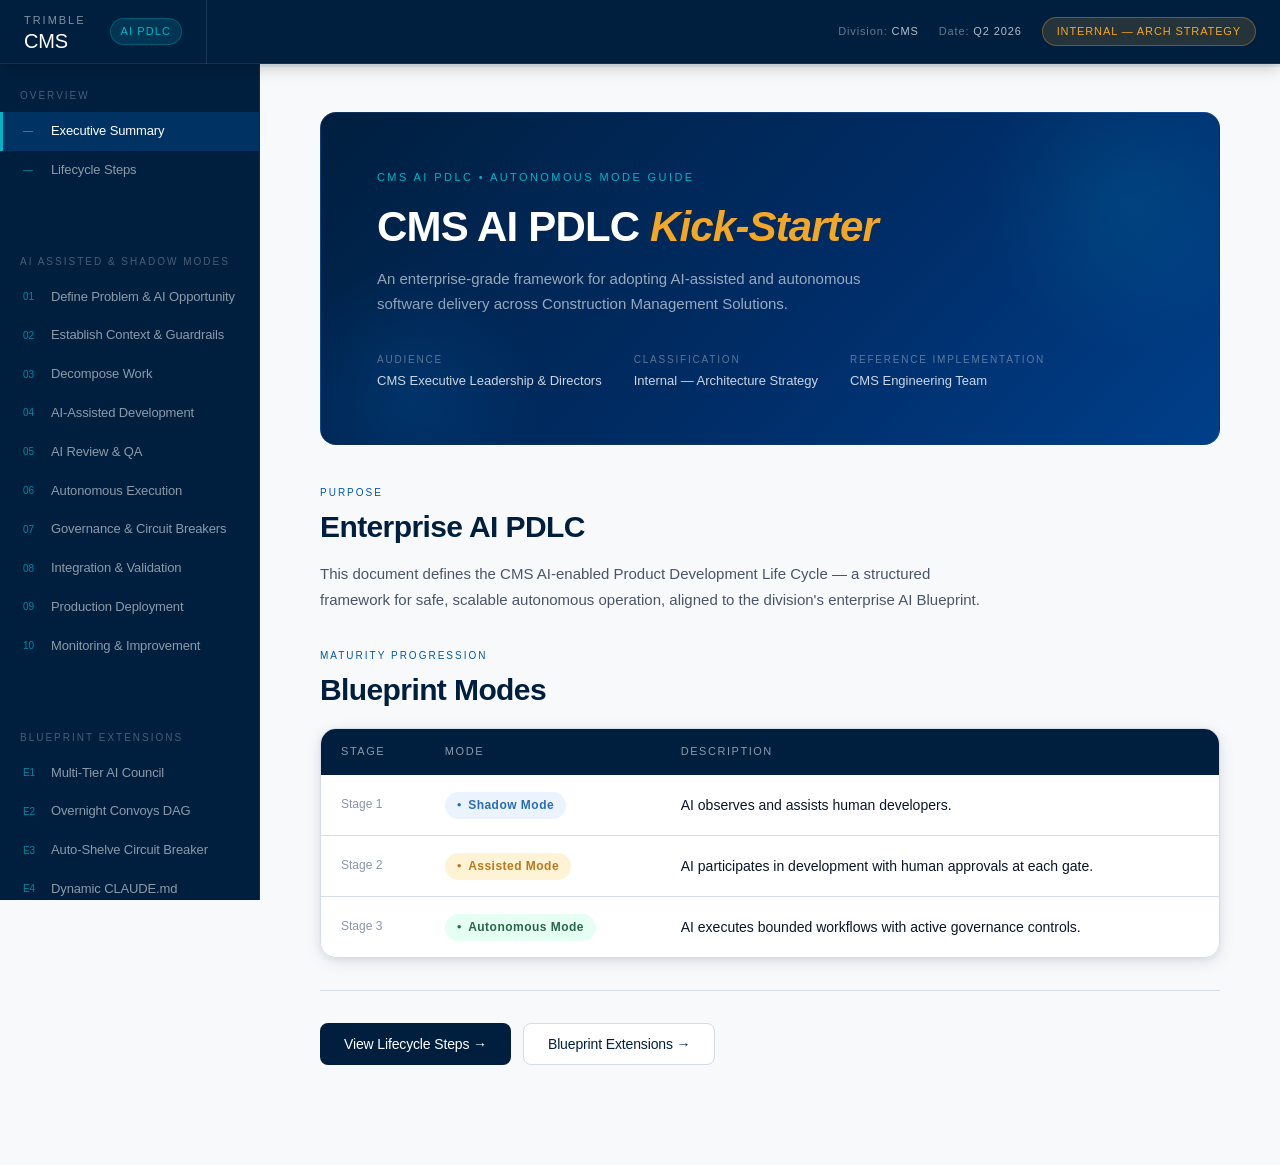
<file: cms_ai_pdlc_autonomous_mode.html>
<!DOCTYPE html>
<html lang="en">
<head>
<meta charset="UTF-8">
<meta name="viewport" content="width=device-width, initial-scale=1.0">
<title>CMS AI PDLC — Autonomous Mode Guide</title>

<style>
  *, *::before, *::after { box-sizing: border-box; margin: 0; padding: 0; }

  :root {
    --trimble-blue: #0059A8;
    --trimble-dark: #001F3F;
    --accent-gold: #F5A623;
    --accent-teal: #00B4C8;
    --accent-green: #28A745;
    --surface: #F8F9FB;
    --surface-2: #EEF1F6;
    --border: #D4DCE8;
    --text-primary: #0A1628;
    --text-secondary: #4A5568;
    --text-muted: #8896A9;
    --white: #FFFFFF;

    --font-display: 'Helvetica Neue', Helvetica, Arial, sans-serif;
    --font-body: 'Helvetica Neue', Helvetica, Arial, sans-serif;
    --font-mono: 'Helvetica Neue', Helvetica, Arial, sans-serif;

    --nav-h: 64px;
    --sidebar-w: 260px;
    --content-max: 820px;
    --radius: 8px;
    --radius-lg: 16px;
    --shadow-sm: 0 1px 3px rgba(0,31,63,0.08), 0 1px 2px rgba(0,31,63,0.04);
    --shadow-md: 0 4px 16px rgba(0,31,63,0.10), 0 2px 6px rgba(0,31,63,0.06);
    --shadow-lg: 0 12px 40px rgba(0,31,63,0.14);
    --transition: 0.22s cubic-bezier(.4,0,.2,1);
  }

  html { scroll-behavior: smooth; }

  body {
    font-family: var(--font-body);
    background: var(--surface);
    color: var(--text-primary);
    line-height: 1.6;
    font-size: 15px;
    overflow-x: hidden;
  }

  /* ── NAV ── */
  nav {
    position: fixed; top: 0; left: 0; right: 0; z-index: 100;
    height: var(--nav-h);
    background: var(--trimble-dark);
    display: flex; align-items: center; justify-content: space-between;
    padding: 0 24px 0 0;
    border-bottom: 1px solid rgba(255,255,255,0.08);
    box-shadow: 0 2px 16px rgba(0,0,0,0.25);
  }

  .nav-brand {
    display: flex; align-items: center; gap: 0;
    height: var(--nav-h);
    padding: 0 24px;
    border-right: 1px solid rgba(255,255,255,0.1);
  }

  .nav-brand-logo {
    display: flex; flex-direction: column; gap: 1px;
  }

  .nav-brand-logo .line1 {
    font-family: var(--font-mono);
    font-size: 11px;
    letter-spacing: 0.18em;
    color: rgba(255,255,255,0.5);
    text-transform: uppercase;
    font-weight: 300;
  }

  .nav-brand-logo .line2 {
    font-family: var(--font-display);
    font-size: 20px;
    color: var(--white);
    letter-spacing: -0.01em;
    line-height: 1;
  }

  .nav-badge {
    margin-left: 24px;
    padding: 4px 10px;
    background: rgba(0,180,200,0.15);
    border: 1px solid rgba(0,180,200,0.3);
    border-radius: 100px;
    font-size: 11px;
    font-family: var(--font-mono);
    color: var(--accent-teal);
    letter-spacing: 0.1em;
    font-weight: 500;
  }

  .nav-meta {
    display: flex; align-items: center; gap: 20px;
  }

  .nav-meta-item {
    font-size: 11px;
    font-family: var(--font-mono);
    color: rgba(255,255,255,0.4);
    letter-spacing: 0.08em;
  }

  .nav-meta-item span {
    color: rgba(255,255,255,0.7);
    font-weight: 500;
  }

  .nav-pill {
    padding: 5px 14px;
    background: rgba(245,166,35,0.15);
    border: 1px solid rgba(245,166,35,0.35);
    border-radius: 100px;
    font-size: 11px;
    font-family: var(--font-mono);
    color: var(--accent-gold);
    letter-spacing: 0.08em;
  }

  /* ── LAYOUT ── */
  .layout {
    display: flex;
    margin-top: var(--nav-h);
    min-height: calc(100vh - var(--nav-h));
  }

  /* ── SIDEBAR ── */
  aside {
    width: var(--sidebar-w);
    flex-shrink: 0;
    position: sticky;
    top: var(--nav-h);
    height: calc(100vh - var(--nav-h));
    overflow-y: auto;
    background: var(--trimble-dark);
    border-right: 1px solid rgba(255,255,255,0.06);
    padding: 24px 0 40px;
    display: flex; flex-direction: column;
  }

  aside::-webkit-scrollbar { width: 4px; }
  aside::-webkit-scrollbar-track { background: transparent; }
  aside::-webkit-scrollbar-thumb { background: rgba(255,255,255,0.12); border-radius: 2px; }

  .sidebar-section-label {
    font-size: 10px;
    font-family: var(--font-mono);
    letter-spacing: 0.2em;
    color: rgba(255,255,255,0.28);
    text-transform: uppercase;
    padding: 0 20px;
    margin-bottom: 8px;
    margin-top: 24px;
  }

  .sidebar-section-label:first-child { margin-top: 0; }

  .sidebar-link {
    display: flex; align-items: center; gap: 10px;
    padding: 9px 20px;
    font-size: 13px;
    color: rgba(255,255,255,0.55);
    text-decoration: none;
    border-left: 3px solid transparent;
    transition: all var(--transition);
    cursor: pointer;
    font-weight: 400;
    letter-spacing: -0.01em;
  }

  .sidebar-link:hover {
    color: var(--white);
    background: rgba(255,255,255,0.05);
    border-left-color: rgba(255,255,255,0.2);
  }

  .sidebar-link.active {
    color: var(--white);
    background: rgba(0,89,168,0.35);
    border-left-color: var(--accent-teal);
    font-weight: 500;
  }

  .sidebar-link .step-num {
    font-family: var(--font-mono);
    font-size: 10px;
    color: var(--accent-teal);
    opacity: 0.7;
    min-width: 18px;
  }

  .sidebar-link.active .step-num { opacity: 1; }

  .sidebar-divider {
    height: 1px;
    background: rgba(255,255,255,0.07);
    margin: 20px 20px;
  }

  /* ── MAIN CONTENT ── */
  main {
    flex: 1;
    overflow-y: auto;
    padding: 48px 60px 100px;
  }

  /* ── SECTIONS ── */
  .section { display: none; animation: fadeIn 0.3s ease; }
  .section.active { display: block; }

  @keyframes fadeIn {
    from { opacity: 0; transform: translateY(8px); }
    to { opacity: 1; transform: translateY(0); }
  }

  /* ── HERO ── */
  .hero {
    background: linear-gradient(135deg, var(--trimble-dark) 0%, #002E6A 60%, #003F8A 100%);
    border-radius: var(--radius-lg);
    padding: 56px 56px 52px;
    margin-bottom: 40px;
    position: relative;
    overflow: hidden;
    border: 1px solid rgba(255,255,255,0.06);
  }

  .hero::before {
    content: '';
    position: absolute;
    top: -60px; right: -60px;
    width: 300px; height: 300px;
    background: radial-gradient(circle, rgba(0,180,200,0.12) 0%, transparent 70%);
    pointer-events: none;
  }

  .hero::after {
    content: '';
    position: absolute;
    bottom: -80px; left: -40px;
    width: 260px; height: 260px;
    background: radial-gradient(circle, rgba(0,89,168,0.25) 0%, transparent 70%);
    pointer-events: none;
  }

  .hero-eyebrow {
    font-family: var(--font-mono);
    font-size: 11px;
    letter-spacing: 0.22em;
    color: var(--accent-teal);
    text-transform: uppercase;
    margin-bottom: 16px;
    font-weight: 400;
  }

  .hero-title {
    font-family: var(--font-display);
    font-size: clamp(28px, 4vw, 42px);
    color: var(--white);
    line-height: 1.15;
    letter-spacing: -0.02em;
    margin-bottom: 16px;
    max-width: 560px;
  }

  .hero-title em {
    font-style: italic;
    color: var(--accent-gold);
  }

  .hero-subtitle {
    font-size: 15px;
    color: rgba(255,255,255,0.6);
    max-width: 520px;
    line-height: 1.65;
    margin-bottom: 36px;
    font-weight: 300;
  }

  .hero-meta-row {
    display: flex; gap: 32px; flex-wrap: wrap;
    position: relative; z-index: 1;
  }

  .hero-meta-item {
    display: flex; flex-direction: column; gap: 3px;
  }

  .hero-meta-label {
    font-family: var(--font-mono);
    font-size: 10px;
    letter-spacing: 0.18em;
    color: rgba(255,255,255,0.35);
    text-transform: uppercase;
  }

  .hero-meta-value {
    font-size: 13px;
    color: rgba(255,255,255,0.8);
    font-weight: 500;
  }

  /* ── MODE TABLE ── */
  .mode-table {
    width: 100%;
    border-collapse: separate;
    border-spacing: 0;
    border-radius: var(--radius-lg);
    overflow: hidden;
    box-shadow: var(--shadow-md);
    margin-bottom: 32px;
    border: 1px solid var(--border);
  }

  .mode-table thead tr { background: var(--trimble-dark); }
  .mode-table thead th {
    padding: 14px 20px;
    font-family: var(--font-mono);
    font-size: 11px;
    letter-spacing: 0.14em;
    color: rgba(255,255,255,0.55);
    text-align: left;
    font-weight: 400;
    text-transform: uppercase;
  }

  .mode-table thead th:first-child { border-radius: var(--radius) 0 0 0; }
  .mode-table thead th:last-child { border-radius: 0 var(--radius) 0 0; }

  .mode-table tbody tr { background: var(--white); transition: background var(--transition); }
  .mode-table tbody tr:hover { background: #F0F5FF; }
  .mode-table tbody tr:not(:last-child) td { border-bottom: 1px solid var(--border); }

  .mode-table td {
    padding: 16px 20px;
    font-size: 14px;
    vertical-align: middle;
  }

  .mode-table td:first-child {
    font-family: var(--font-mono);
    font-size: 12px;
    color: var(--text-muted);
    font-weight: 400;
    white-space: nowrap;
  }

  .mode-badge {
    display: inline-flex; align-items: center; gap: 6px;
    padding: 4px 12px;
    border-radius: 100px;
    font-size: 12px;
    font-weight: 600;
    font-family: var(--font-mono);
    letter-spacing: 0.04em;
  }

  .mode-badge.shadow { background: #EBF3FF; color: #2B6CB0; }
  .mode-badge.assisted { background: #FFF3D6; color: #B7791F; }
  .mode-badge.autonomous { background: #E6FFF5; color: #276749; }

  .mode-badge::before { content: '●'; font-size: 8px; }

  /* ── SECTION HEADINGS ── */
  .section-eyebrow {
    font-family: var(--font-mono);
    font-size: 10px;
    letter-spacing: 0.2em;
    color: var(--trimble-blue);
    text-transform: uppercase;
    margin-bottom: 8px;
    font-weight: 400;
  }

  .section-title {
    font-family: var(--font-display);
    font-size: clamp(22px, 3vw, 30px);
    color: var(--trimble-dark);
    line-height: 1.2;
    letter-spacing: -0.02em;
    margin-bottom: 16px;
  }

  .section-lead {
    font-size: 15px;
    color: var(--text-secondary);
    line-height: 1.7;
    max-width: 680px;
    margin-bottom: 36px;
    font-weight: 300;
  }

  /* ── GAP CALLOUT ── */
  .gap-callout {
    background: linear-gradient(135deg, #FFF8ED 0%, #FFF3D8 100%);
    border: 1px solid rgba(245,166,35,0.3);
    border-left: 4px solid var(--accent-gold);
    border-radius: var(--radius);
    padding: 20px 24px;
    margin-bottom: 32px;
    display: flex; gap: 16px; align-items: flex-start;
  }

  .gap-callout-icon {
    font-size: 20px;
    flex-shrink: 0;
    margin-top: 1px;
  }

  .gap-callout-label {
    font-family: var(--font-mono);
    font-size: 10px;
    letter-spacing: 0.18em;
    color: #B7791F;
    text-transform: uppercase;
    margin-bottom: 6px;
    font-weight: 500;
  }

  .gap-callout-text {
    font-size: 14px;
    color: #7B5B00;
    line-height: 1.6;
  }

  /* ── STEP CARDS ── */
  .steps-grid {
    display: flex; flex-direction: column; gap: 12px;
    margin-bottom: 16px;
  }

  .step-card {
    display: flex; align-items: stretch;
    background: var(--white);
    border: 1px solid var(--border);
    border-radius: var(--radius-lg);
    overflow: hidden;
    box-shadow: var(--shadow-sm);
    transition: box-shadow var(--transition), transform var(--transition);
    cursor: pointer;
  }

  .step-card:hover { box-shadow: var(--shadow-md); transform: translateY(-1px); }

  .step-num-block {
    display: flex; align-items: center; justify-content: center;
    width: 64px; flex-shrink: 0;
    background: var(--trimble-dark);
    font-family: var(--font-display);
    font-size: 22px;
    color: #6CB8FF;
    font-style: italic;
  }

  .step-card-right {
    flex: 1;
    display: flex; flex-direction: column;
  }

  .step-card-header {
    display: flex; align-items: center;
    padding: 0;
  }

  .step-info {
    flex: 1;
    padding: 18px 24px;
  }

  .step-name {
    font-weight: 600;
    font-size: 15px;
    color: var(--trimble-dark);
    letter-spacing: -0.01em;
    margin-bottom: 4px;
  }

  .step-tags {
    display: flex; gap: 6px; flex-wrap: wrap;
  }

  .step-tag {
    padding: 2px 8px;
    border-radius: 4px;
    font-size: 11px;
    font-family: var(--font-mono);
    font-weight: 500;
  }

  .tag-dev { background: #EBF3FF; color: #2B6CB0; }
  .tag-ops { background: #E6FFF5; color: #276749; }
  .tag-sec { background: #FEF0E7; color: #9B4209; }

  .step-body {
    display: none;
    padding: 0 24px 20px 24px;
  }

  .step-body.open { display: block; }

  .step-body-cols {
    display: grid; grid-template-columns: repeat(auto-fit, minmax(180px, 1fr)); gap: 16px;
    margin-top: 4px;
  }

  .step-col-label {
    font-family: var(--font-mono);
    font-size: 10px;
    letter-spacing: 0.14em;
    text-transform: uppercase;
    margin-bottom: 8px;
  }

  .tag-dev + span, .col-dev .step-col-label { color: #2B6CB0; }
  .col-ops .step-col-label { color: #276749; }
  .col-sec .step-col-label { color: #9B4209; }

  .step-col ul {
    list-style: none;
    display: flex; flex-direction: column; gap: 5px;
  }

  .step-col ul li {
    font-size: 13px;
    color: var(--text-secondary);
    padding-left: 14px;
    position: relative;
    line-height: 1.4;
  }

  .col-dev ul li::before { content: '→'; position: absolute; left: 0; color: #2B6CB0; font-size: 11px; top: 2px; }
  .col-ops ul li::before { content: '→'; position: absolute; left: 0; color: #276749; font-size: 11px; top: 2px; }
  .col-sec ul li::before { content: '→'; position: absolute; left: 0; color: #9B4209; font-size: 11px; top: 2px; }

  /* ── EXTENSION CARDS ── */
  .extensions-grid {
    display: grid; grid-template-columns: 1fr; gap: 20px;
    margin-bottom: 16px;
  }

  .ext-card {
    background: var(--white);
    border: 1px solid var(--border);
    border-radius: var(--radius-lg);
    overflow: hidden;
    box-shadow: var(--shadow-sm);
    transition: box-shadow var(--transition);
  }

  .ext-card:hover { box-shadow: var(--shadow-md); }

  .ext-header {
    display: flex; align-items: stretch; gap: 0;
  }

  .ext-accent {
    width: 6px; flex-shrink: 0;
  }

  .ext-header-content {
    flex: 1;
    padding: 22px 24px 20px;
  }

  .ext-number {
    font-family: var(--font-mono);
    font-size: 11px;
    letter-spacing: 0.18em;
    color: var(--text-muted);
    text-transform: uppercase;
    margin-bottom: 6px;
    font-weight: 400;
  }

  .ext-title {
    font-family: var(--font-display);
    font-size: 19px;
    color: var(--trimble-dark);
    letter-spacing: -0.01em;
    margin-bottom: 4px;
    line-height: 1.25;
  }

  .ext-type-badge {
    display: inline-block;
    padding: 2px 10px;
    border-radius: 100px;
    font-size: 11px;
    font-family: var(--font-mono);
    font-weight: 500;
    letter-spacing: 0.06em;
  }

  .ext-body {
    padding: 0 24px 24px 30px;
    display: grid; grid-template-columns: 1fr 1fr; gap: 24px;
  }

  @media (max-width: 640px) { .ext-body { grid-template-columns: 1fr; } }

  .ext-section-label {
    font-family: var(--font-mono);
    font-size: 10px;
    letter-spacing: 0.18em;
    text-transform: uppercase;
    margin-bottom: 10px;
    font-weight: 500;
  }

  .ext-process-steps {
    list-style: none;
    display: flex; flex-direction: column; gap: 8px;
  }

  .ext-process-steps li {
    font-size: 13.5px;
    color: var(--text-secondary);
    padding-left: 18px;
    position: relative;
    line-height: 1.45;
  }

  .ext-process-steps li::before {
    content: counter(step-counter);
    counter-increment: step-counter;
    position: absolute; left: 0;
    font-family: var(--font-mono);
    font-size: 10px;
    font-weight: 600;
    top: 3px;
  }

  .ext-process { counter-reset: step-counter; }

  .ext-why {
    background: var(--surface);
    border-radius: var(--radius);
    padding: 16px 18px;
    border: 1px solid var(--surface-2);
  }

  .ext-why p {
    font-size: 13.5px;
    color: var(--text-secondary);
    line-height: 1.6;
    margin-bottom: 8px;
  }

  .ext-why p:last-child { margin-bottom: 0; }

  /* Extension accent colors */
  .ext-1 .ext-accent { background: linear-gradient(180deg, #0059A8, #00B4C8); }
  .ext-1 .ext-number { color: #0059A8; }
  .ext-1 .ext-type-badge { background: #EBF3FF; color: #2B6CB0; }
  .ext-1 .ext-section-label { color: #0059A8; }
  .ext-1 .ext-process-steps li::before { color: #0059A8; }

  .ext-2 .ext-accent { background: linear-gradient(180deg, #00B4C8, #28A745); }
  .ext-2 .ext-number { color: #007A87; }
  .ext-2 .ext-type-badge { background: #E0F9FC; color: #007A87; }
  .ext-2 .ext-section-label { color: #007A87; }
  .ext-2 .ext-process-steps li::before { color: #007A87; }

  .ext-3 .ext-accent { background: linear-gradient(180deg, #E53E3E, #F5A623); }
  .ext-3 .ext-number { color: #C0392B; }
  .ext-3 .ext-type-badge { background: #FEF0E7; color: #9B4209; }
  .ext-3 .ext-section-label { color: #C0392B; }
  .ext-3 .ext-process-steps li::before { color: #C0392B; }

  .ext-4 .ext-accent { background: linear-gradient(180deg, #9B59B6, #0059A8); }
  .ext-4 .ext-number { color: #7B2FA8; }
  .ext-4 .ext-type-badge { background: #F3E8FF; color: #6B21A8; }
  .ext-4 .ext-section-label { color: #7B2FA8; }
  .ext-4 .ext-process-steps li::before { color: #7B2FA8; }

  .ext-5 .ext-accent { background: linear-gradient(180deg, #28A745, #00B4C8); }
  .ext-5 .ext-number { color: #1B6B31; }
  .ext-5 .ext-type-badge { background: #E6FFF5; color: #276749; }
  .ext-5 .ext-section-label { color: #1B6B31; }
  .ext-5 .ext-process-steps li::before { color: #1B6B31; }

  /* ── NEXT STEPS ── */
  .next-steps-table {
    width: 100%;
    border-collapse: separate;
    border-spacing: 0;
    border-radius: var(--radius-lg);
    overflow: hidden;
    box-shadow: var(--shadow-md);
    border: 1px solid var(--border);
    margin-bottom: 32px;
  }

  .next-steps-table thead { background: var(--trimble-dark); }
  .next-steps-table thead th {
    padding: 14px 20px;
    font-family: var(--font-mono);
    font-size: 11px;
    letter-spacing: 0.14em;
    color: rgba(255,255,255,0.5);
    text-align: left;
    font-weight: 400;
    text-transform: uppercase;
  }

  .next-steps-table tbody tr { background: var(--white); }
  .next-steps-table tbody tr:hover { background: #F5F8FF; }
  .next-steps-table tbody tr:not(:last-child) td { border-bottom: 1px solid var(--border); }

  .next-steps-table td {
    padding: 16px 20px;
    font-size: 14px;
    vertical-align: top;
    line-height: 1.55;
  }

  .next-steps-table td:first-child {
    color: var(--text-primary);
    font-weight: 400;
    max-width: 420px;
  }

  .owner-tag {
    display: inline-block;
    padding: 3px 10px;
    border-radius: 100px;
    font-size: 11px;
    font-family: var(--font-mono);
    font-weight: 500;
    white-space: nowrap;
  }

  .owner-arch { background: #EBF3FF; color: #2B6CB0; }
  .owner-eng { background: #E6FFF5; color: #276749; }
  .owner-platform { background: #F3E8FF; color: #6B21A8; }
  .owner-product { background: #FFF3D6; color: #B7791F; }

  .timeline-tag {
    font-family: var(--font-mono);
    font-size: 12px;
    color: var(--text-muted);
    white-space: nowrap;
  }

  /* ── FRAMING CALLOUT ── */
  .framing-callout {
    background: linear-gradient(135deg, #EBF3FF 0%, #E6F0FF 100%);
    border: 1px solid rgba(0,89,168,0.15);
    border-radius: var(--radius-lg);
    padding: 28px 32px;
    margin-bottom: 32px;
    display: grid;
    grid-template-columns: 1fr 1fr;
    gap: 24px;
  }

  @media (max-width: 640px) { .framing-callout { grid-template-columns: 1fr; } }

  .framing-item { display: flex; flex-direction: column; gap: 8px; }

  .framing-label {
    font-family: var(--font-mono);
    font-size: 10px;
    letter-spacing: 0.2em;
    color: var(--trimble-blue);
    text-transform: uppercase;
    font-weight: 500;
  }

  .framing-text {
    font-size: 14px;
    color: var(--text-secondary);
    line-height: 1.6;
  }

  /* ── PROGRESS BAR ── */
  .progress-bar-container {
    position: fixed; top: var(--nav-h); left: var(--sidebar-w); right: 0;
    height: 3px; z-index: 99;
    background: rgba(0,89,168,0.08);
    pointer-events: none;
  }

  .progress-bar {
    height: 100%;
    background: linear-gradient(90deg, var(--trimble-blue), var(--accent-teal));
    transition: width 0.15s ease;
    width: 0%;
  }

  /* ── FOOTER ── */
  .doc-footer {
    margin-top: 56px;
    padding-top: 28px;
    border-top: 1px solid var(--border);
    display: flex; align-items: center; justify-content: space-between;
    flex-wrap: wrap; gap: 12px;
  }

  .doc-footer-brand {
    font-family: var(--font-mono);
    font-size: 11px;
    color: var(--text-muted);
    letter-spacing: 0.1em;
  }

  .doc-footer-class {
    display: inline-flex; align-items: center; gap: 6px;
    padding: 4px 12px;
    border-radius: 100px;
    border: 1px solid var(--border);
    font-family: var(--font-mono);
    font-size: 11px;
    color: var(--text-muted);
    letter-spacing: 0.06em;
  }

  .doc-footer-class::before { content: '🔒'; font-size: 10px; }

  /* ── UTILITY ── */
  .divider {
    height: 1px; background: var(--border);
    margin: 32px 0;
  }

  .highlight-block {
    background: var(--surface-2);
    border-radius: var(--radius);
    padding: 18px 22px;
    margin-bottom: 20px;
    border-left: 3px solid var(--trimble-blue);
  }

  .highlight-block p {
    font-size: 14px;
    color: var(--text-secondary);
    line-height: 1.65;
  }

  .highlight-block strong { color: var(--trimble-dark); font-weight: 600; }
</style>
</head>
<body>

<!-- NAV -->
<nav>
  <div class="nav-brand">
    <div class="nav-brand-logo">
      <div class="line1">Trimble</div>
      <div class="line2">CMS</div>
    </div>
    <div class="nav-badge">AI PDLC</div>
  </div>
  <div class="nav-meta">
    <div class="nav-meta-item">Division: <span>CMS</span></div>
    <div class="nav-meta-item">Date: <span>Q2 2026</span></div>
    <div class="nav-pill">INTERNAL — ARCH STRATEGY</div>
  </div>
</nav>

<!-- PROGRESS -->
<div class="progress-bar-container"><div class="progress-bar" id="progressBar"></div></div>

<div class="layout">

  <!-- SIDEBAR -->
  <aside>
    <div class="sidebar-section-label">Overview</div>
    <a class="sidebar-link active" onclick="showSection('overview')"><span class="step-num">—</span>Executive Summary</a>
    <a class="sidebar-link" onclick="showSection('lifecycle')"><span class="step-num">—</span>Lifecycle Steps</a>

    <div class="sidebar-divider"></div>
    <div class="sidebar-section-label">AI Assisted & Shadow Modes</div>
    <a class="sidebar-link" onclick="showSection('lifecycle')"><span class="step-num">01</span>Define Problem & AI Opportunity</a>
    <a class="sidebar-link" onclick="showSection('lifecycle')"><span class="step-num">02</span>Establish Context & Guardrails</a>
    <a class="sidebar-link" onclick="showSection('lifecycle')"><span class="step-num">03</span>Decompose Work</a>
    <a class="sidebar-link" onclick="showSection('lifecycle')"><span class="step-num">04</span>AI-Assisted Development</a>
    <a class="sidebar-link" onclick="showSection('lifecycle')"><span class="step-num">05</span>AI Review & QA</a>
    <a class="sidebar-link" onclick="showSection('lifecycle')"><span class="step-num">06</span>Autonomous Execution</a>
    <a class="sidebar-link" onclick="showSection('lifecycle')"><span class="step-num">07</span>Governance & Circuit Breakers</a>
    <a class="sidebar-link" onclick="showSection('lifecycle')"><span class="step-num">08</span>Integration & Validation</a>
    <a class="sidebar-link" onclick="showSection('lifecycle')"><span class="step-num">09</span>Production Deployment</a>
    <a class="sidebar-link" onclick="showSection('lifecycle')"><span class="step-num">10</span>Monitoring & Improvement</a>

    <div class="sidebar-divider"></div>
    <div class="sidebar-section-label">Blueprint Extensions</div>
    <a class="sidebar-link" onclick="showSection('extensions')"><span class="step-num">E1</span>Multi-Tier AI Council</a>
    <a class="sidebar-link" onclick="showSection('extensions')"><span class="step-num">E2</span>Overnight Convoys DAG</a>
    <a class="sidebar-link" onclick="showSection('extensions')"><span class="step-num">E3</span>Auto-Shelve Circuit Breaker</a>
    <a class="sidebar-link" onclick="showSection('extensions')"><span class="step-num">E4</span>Dynamic CLAUDE.md</a>
    <a class="sidebar-link" onclick="showSection('extensions')"><span class="step-num">E5</span>MCP Integration Layer</a>

    <div class="sidebar-divider"></div>
    <div class="sidebar-section-label">Guidance</div>
    <a class="sidebar-link" onclick="showSection('nextsteps')"><span class="step-num">—</span>Next Steps</a>
  </aside>

  <!-- MAIN -->
  <main id="mainContent">

    <!-- ── SECTION: OVERVIEW ── -->
    <div class="section active" id="section-overview">

      <div class="hero">
        <div class="hero-eyebrow">CMS AI PDLC • Autonomous Mode Guide</div>
        <h1 class="hero-title">CMS AI PDLC <em>Kick‑Starter</em></h1>
        <p class="hero-subtitle">An enterprise-grade framework for adopting AI-assisted and autonomous software delivery across Construction Management Solutions.</p>
        <div class="hero-meta-row">
          <div class="hero-meta-item">
            <div class="hero-meta-label">Audience</div>
            <div class="hero-meta-value">CMS Executive Leadership & Directors</div>
          </div>
          <div class="hero-meta-item">
            <div class="hero-meta-label">Classification</div>
            <div class="hero-meta-value">Internal — Architecture Strategy</div>
          </div>
          <div class="hero-meta-item">
            <div class="hero-meta-label">Reference Implementation</div>
            <div class="hero-meta-value">CMS Engineering Team</div>
          </div>
        </div>
      </div>

      <div class="section-eyebrow">Purpose</div>
      <h2 class="section-title">Enterprise AI PDLC</h2>
      <p class="section-lead">This document defines the CMS AI-enabled Product Development Life Cycle — a structured framework for safe, scalable autonomous operation, aligned to the division's enterprise AI Blueprint.</p>

      <div class="section-eyebrow">Maturity Progression</div>
      <h2 class="section-title" style="margin-bottom:20px;">Blueprint Modes</h2>

      <table class="mode-table">
        <thead>
          <tr>
            <th>Stage</th>
            <th>Mode</th>
            <th>Description</th>
          </tr>
        </thead>
        <tbody>
          <tr>
            <td>Stage 1</td>
            <td><span class="mode-badge shadow">Shadow Mode</span></td>
            <td>AI observes and assists human developers.</td>
          </tr>
          <tr>
            <td>Stage 2</td>
            <td><span class="mode-badge assisted">Assisted Mode</span></td>
            <td>AI participates in development with human approvals at each gate.</td>
          </tr>
          <tr>
            <td>Stage 3</td>
            <td><span class="mode-badge autonomous">Autonomous Mode</span></td>
            <td>AI executes bounded workflows with active governance controls.</td>
          </tr>
        </tbody>
      </table>

      <div class="divider"></div>

      <div style="display:flex; gap:12px; flex-wrap:wrap;">
        <button onclick="showSection('lifecycle')" style="padding:12px 24px; background:var(--trimble-dark); color:white; border:none; border-radius:var(--radius); font-family:var(--font-body); font-size:14px; font-weight:500; cursor:pointer; letter-spacing:-0.01em;">View Lifecycle Steps →</button>
        <button onclick="showSection('extensions')" style="padding:12px 24px; background:white; color:var(--trimble-dark); border:1px solid var(--border); border-radius:var(--radius); font-family:var(--font-body); font-size:14px; font-weight:500; cursor:pointer; letter-spacing:-0.01em;">Blueprint Extensions →</button>
      </div>

    </div>

    <!-- ── SECTION: LIFECYCLE ── -->
    <div class="section" id="section-lifecycle">

      <div class="section-eyebrow">AI PDLC • Ten Steps</div>
      <h2 class="section-title">Lifecycle Overview</h2>
      <p class="section-lead">Ten sequential steps with defined responsibilities across Software Development, Operations, and SecOps — forming a closed-loop delivery system from business objective through production and continuous improvement.</p>

      <div class="steps-grid" id="stepsGrid"></div>

    </div>

    <!-- ── SECTION: EXTENSIONS ── -->
    <div class="section" id="section-extensions">

      <div class="section-eyebrow">Autonomous Mode • Level-Up</div>
      <h2 class="section-title">Enterprise Blueprint Extensions</h2>
      <p class="section-lead">The CMS engineering team developed five advanced operational mechanics that extend the enterprise Blueprint for mature teams operating in Autonomous Mode.</p>

      <div class="framing-callout">
        <div class="framing-item">
          <div class="framing-label">Enterprise Blueprint Provides</div>
          <div class="framing-text">Governance philosophy and maturity progression for AI-assisted delivery.</div>
        </div>
        <div class="framing-item">
          <div class="framing-label">CMS Engineering Extensions Provide</div>
          <div class="framing-text">Operational mechanics that allow autonomous AI pipelines to function safely and reliably at scale.</div>
        </div>
      </div>

      <div class="extensions-grid" id="extensionsGrid"></div>

    </div>

    <!-- ── SECTION: NEXT STEPS ── -->
    <div class="section" id="section-nextsteps">

      <div class="section-eyebrow">Summary & Action</div>
      <h2 class="section-title">Recommended Next Steps</h2>
      <p class="section-lead">The CMS AI PDLC Autonomous Mode Guide establishes a complete, enterprise-grade framework for AI-assisted software delivery. The following actions are recommended to formally adopt and scale the approach.</p>

      <table class="next-steps-table">
        <thead>
          <tr>
            <th>Action</th>
            <th>Owner</th>
            <th>Timeline</th>
          </tr>
        </thead>
        <tbody id="nextStepsBody"></tbody>
      </table>

      <div class="doc-footer">
        <div class="doc-footer-brand">TRIMBLE CONSTRUCTION MANAGEMENT SOLUTIONS • ARCHITECTURE STRATEGY</div>
        <div class="doc-footer-class">Internal Use Only</div>
      </div>

    </div>

  </main>
</div>

<script>
// ── DATA ──
const steps = [
  {
    num: 1, name: "Define the Problem & AI Opportunity",
    dev: ["Define business objectives and success metrics", "Identify AI opportunities", "Translate requirements into epics and stories"],
    ops: ["Identify infrastructure, data, and compute requirements"],
    sec: ["Establish security classification", "Define compliance requirements"]
  },
  {
    num: 2, name: "Establish Context & Guardrails",
    dev: ["Define architecture constraints, coding standards, and stack rules", "Provide AI agents with repository context"],
    ops: ["Configure CI/CD pipelines and development environments"],
    sec: ["Establish security baselines", "Configure automated scanning"]
  },
  {
    num: 3, name: "Decompose Work into Bounded Tasks",
    dev: ["Break epics into small, independently deliverable tasks"],
    ops: ["Ensure each task aligns with deployment pipelines"],
    sec: ["Evaluate tasks for security risks", "Confirm compliance requirements per task"]
  },
  {
    num: 4, name: "AI-Assisted Development",
    dev: ["Developers collaborate with AI to generate code, tests, and documentation"],
    ops: ["Pipelines build and validate generated code automatically"],
    sec: ["Security scanning and dependency checks run on every build"]
  },
  {
    num: 5, name: "AI Review & Quality Assurance",
    dev: ["AI and humans review outputs for correctness and architecture alignment"],
    ops: ["Validate builds and generated artifacts"],
    sec: ["Conduct vulnerability scanning", "Perform compliance validation"]
  },
  {
    num: 6, name: "Autonomous Execution",
    dev: ["AI agents execute bounded development tasks in parallel"],
    ops: ["Automated pipelines run overnight workloads without manual intervention"],
    sec: ["Governance controls enforce safe, bounded execution"]
  },
  {
    num: 7, name: "Governance & Circuit Breakers",
    dev: ["Failed workflows trigger review checkpoints", "Humans escalated only when required"],
    ops: ["Maintain audit logs and pipeline observability", "Monitor for abnormal AI activity"],
    sec: ["Enforce policy and compliance controls"]
  },
  {
    num: 8, name: "Integration & Validation",
    dev: ["Integrate independently developed components into a unified codebase"],
    ops: ["Validate deployment artifacts in staging environments"],
    sec: ["Conduct penetration testing", "Perform security validation"]
  },
  {
    num: 9, name: "Production Deployment",
    dev: ["Obtain final approvals and confirm release readiness"],
    ops: ["Deploy via automated pipelines with rollback capability"],
    sec: ["Validate runtime security policies post-deployment"]
  },
  {
    num: 10, name: "Monitoring & Continuous Improvement",
    dev: ["Improve prompts, models, and agent workflows based on outcomes"],
    ops: ["Monitor system performance, reliability, and pipeline health"],
    sec: ["Continuously update threat monitoring and anomaly detection"]
  }
];

const extensions = [
  {
    num: 1, cls: "ext-1",
    title: "Multi-Tier AI Council Quality & Review",
    type: "Quality & Review",
    process: [
      "Individual Review: Specialized AI personas evaluate each bounded agent output (PR) for code quality, architecture alignment, and security patterns.",
      "Holistic Review: A coordinating AI council evaluates the combined output of all agents against the original Epic acceptance criteria."
    ],
    why: [
      "Enterprise teams face real risk of fragmented, incoherent code from parallel agents.",
      "A multi-tier council ensures coherence, architecture integrity, and consistent quality across the full delivery increment."
    ]
  },
  {
    num: 2, cls: "ext-2",
    title: "Overnight Convoys DAG-Based Parallelization",
    type: "DAG-Based Parallelization",
    process: [
      "Epics are decomposed into small, bounded task beads.",
      "Tasks are grouped into PR-sized convoys and assigned to isolated parallel agents.",
      "A DAG orchestration model coordinates execution order and dependency resolution."
    ],
    why: [
      "Parallel agent convoys dramatically increase delivery throughput.",
      "DAG coordination maintains safe task boundaries and prevents cross-agent contamination."
    ]
  },
  {
    num: 3, cls: "ext-3",
    title: "Auto-Shelve Circuit Breaker",
    type: "Governance Control",
    process: [
      "If an agent fails individual review three consecutive times: halt workflow.",
      "If holistic integration review fails twice: halt workflow.",
      "On halt: dump execution context, generate audit logs, and shelve work for human review."
    ],
    why: [
      "Prevents runaway agent loops and uncontrolled token spend.",
      "Ensures human intervention occurs at the right moments — precisely when needed, not continuously."
    ]
  },
  {
    num: 4, cls: "ext-4",
    title: "Dynamic CLAUDE.md Context Compilation",
    type: "Context Management",
    process: [
      "Modular prompt formulas and agent personas are stored in structured directories.",
      "During pipeline initialization, the orchestrator compiles them into a standardized CLAUDE.md file.",
      "Downstream agents consume a single, consistent context file."
    ],
    why: [
      "Enables advanced modular prompt architectures without violating enterprise governance.",
      "Supports persona-specific context injection while maintaining a single authoritative instruction source."
    ]
  },
  {
    num: 5, cls: "ext-5",
    title: "MCP Integration Layer",
    type: "Enterprise Infrastructure",
    process: [
      "Azure DevOps synchronization wrapped as a reusable MCP service.",
      "GitHub PR dispatch exposed as a governed MCP endpoint.",
      "Workflow orchestration tooling modularized and reused across teams."
    ],
    why: [
      "Eliminates one-off custom automation with fragile point-to-point integrations.",
      "Converts tribal automation knowledge into reusable, governed enterprise infrastructure with secure system boundaries."
    ]
  }
];

const nextSteps = [
  { action: "Formally adopt the CMS engineering implementation as the CMS Autonomous Mode reference.", owner: "Architecture", ownerClass: "owner-arch", timeline: "Q2 2025" },
  { action: "Incorporate the five Blueprint extensions into the enterprise AI Blueprint.", owner: "Architecture + Product", ownerClass: "owner-product", timeline: "Q2/Q3 2025" },
  { action: "Pilot the Overnight Convoy DAG pattern on one additional CMS product team.", owner: "Engineering Leadership", ownerClass: "owner-eng", timeline: "Q3 2025" },
  { action: "Establish the Multi-Tier AI Council review standard across participating teams.", owner: "Architecture", ownerClass: "owner-arch", timeline: "Q3 2025" },
  { action: "Publish MCP integration layer as reusable enterprise infrastructure.", owner: "Platform Engineering", ownerClass: "owner-platform", timeline: "Q3/Q4 2025" }
];

// ── RENDER STEPS ──
function renderSteps() {
  const grid = document.getElementById('stepsGrid');
  grid.innerHTML = steps.map(s => `
    <div class="step-card" onclick="toggleStep(${s.num})">
      <div class="step-num-block">${s.num < 10 ? '0' + s.num : s.num}</div>
      <div class="step-card-right">
      <div class="step-card-header">
        <div class="step-info">
          <div class="step-name">${s.name}</div>
          <div class="step-tags">
            <span class="step-tag tag-dev">Dev</span>
            <span class="step-tag tag-ops">Ops</span>
            <span class="step-tag tag-sec">SecOps</span>
          </div>
        </div>
      </div>
      <div class="step-body open" id="step-body-${s.num}">
        <div class="step-body-cols">
          <div class="step-col col-dev">
            <div class="step-col-label" style="color:#2B6CB0;">Software Development</div>
            <ul>${s.dev.map(d => `<li>${d}</li>`).join('')}</ul>
          </div>
          <div class="step-col col-ops">
            <div class="step-col-label" style="color:#276749;">Operations</div>
            <ul>${s.ops.map(d => `<li>${d}</li>`).join('')}</ul>
          </div>
          <div class="step-col col-sec">
            <div class="step-col-label" style="color:#9B4209;">SecOps</div>
            <ul>${s.sec.map(d => `<li>${d}</li>`).join('')}</ul>
          </div>
        </div>
      </div>
      </div>
    </div>
  `).join('');
}

function toggleStep(num) {
  const body = document.getElementById('step-body-' + num);
  body.classList.toggle('open');
}

// ── RENDER EXTENSIONS ──
function renderExtensions() {
  const grid = document.getElementById('extensionsGrid');
  grid.innerHTML = extensions.map(e => `
    <div class="ext-card ${e.cls}">
      <div class="ext-header">
        <div class="ext-accent"></div>
        <div class="ext-header-content">
          <div class="ext-number">Extension ${e.num}</div>
          <div class="ext-title">${e.title}</div>
          <span class="ext-type-badge">${e.type}</span>
        </div>
      </div>
      <div class="ext-body">
        <div>
          <div class="ext-section-label">Process</div>
          <ol class="ext-process-steps ext-process">${e.process.map(p => `<li>${p}</li>`).join('')}</ol>
        </div>
        <div class="ext-why">
          <div class="ext-section-label" style="margin-bottom:10px;">Why This Matters</div>
          ${e.why.map(w => `<p>${w}</p>`).join('')}
        </div>
      </div>
    </div>
  `).join('');
}

// ── RENDER NEXT STEPS ──
function renderNextSteps() {
  const body = document.getElementById('nextStepsBody');
  body.innerHTML = nextSteps.map(n => `
    <tr>
      <td>${n.action}</td>
      <td><span class="owner-tag ${n.ownerClass}">${n.owner}</span></td>
      <td><span class="timeline-tag">${n.timeline}</span></td>
    </tr>
  `).join('');
}

// ── NAV ──
function showSection(id) {
  document.querySelectorAll('.section').forEach(s => s.classList.remove('active'));
  document.getElementById('section-' + id).classList.add('active');
  document.querySelectorAll('.sidebar-link').forEach(l => l.classList.remove('active'));
  const map = { overview: 0, lifecycle: 1, extensions: [14, 15, 16, 17, 18], nextsteps: 19 };
  const links = document.querySelectorAll('.sidebar-link');
  if (id === 'lifecycle') {
    links[1].classList.add('active');
  } else if (id === 'extensions') {
    links[14] && links[14].classList.add('active');
  } else if (id === 'nextsteps') {
    links[links.length - 1].classList.add('active');
  } else {
    links[0].classList.add('active');
  }
  document.getElementById('mainContent').scrollTop = 0;
}

// ── PROGRESS BAR ──
document.getElementById('mainContent').addEventListener('scroll', function() {
  const el = this;
  const pct = (el.scrollTop / (el.scrollHeight - el.clientHeight)) * 100;
  document.getElementById('progressBar').style.width = Math.min(pct, 100) + '%';
});

// ── INIT ──
renderSteps();
renderExtensions();
renderNextSteps();
</script>
</body>
</html>
</file>
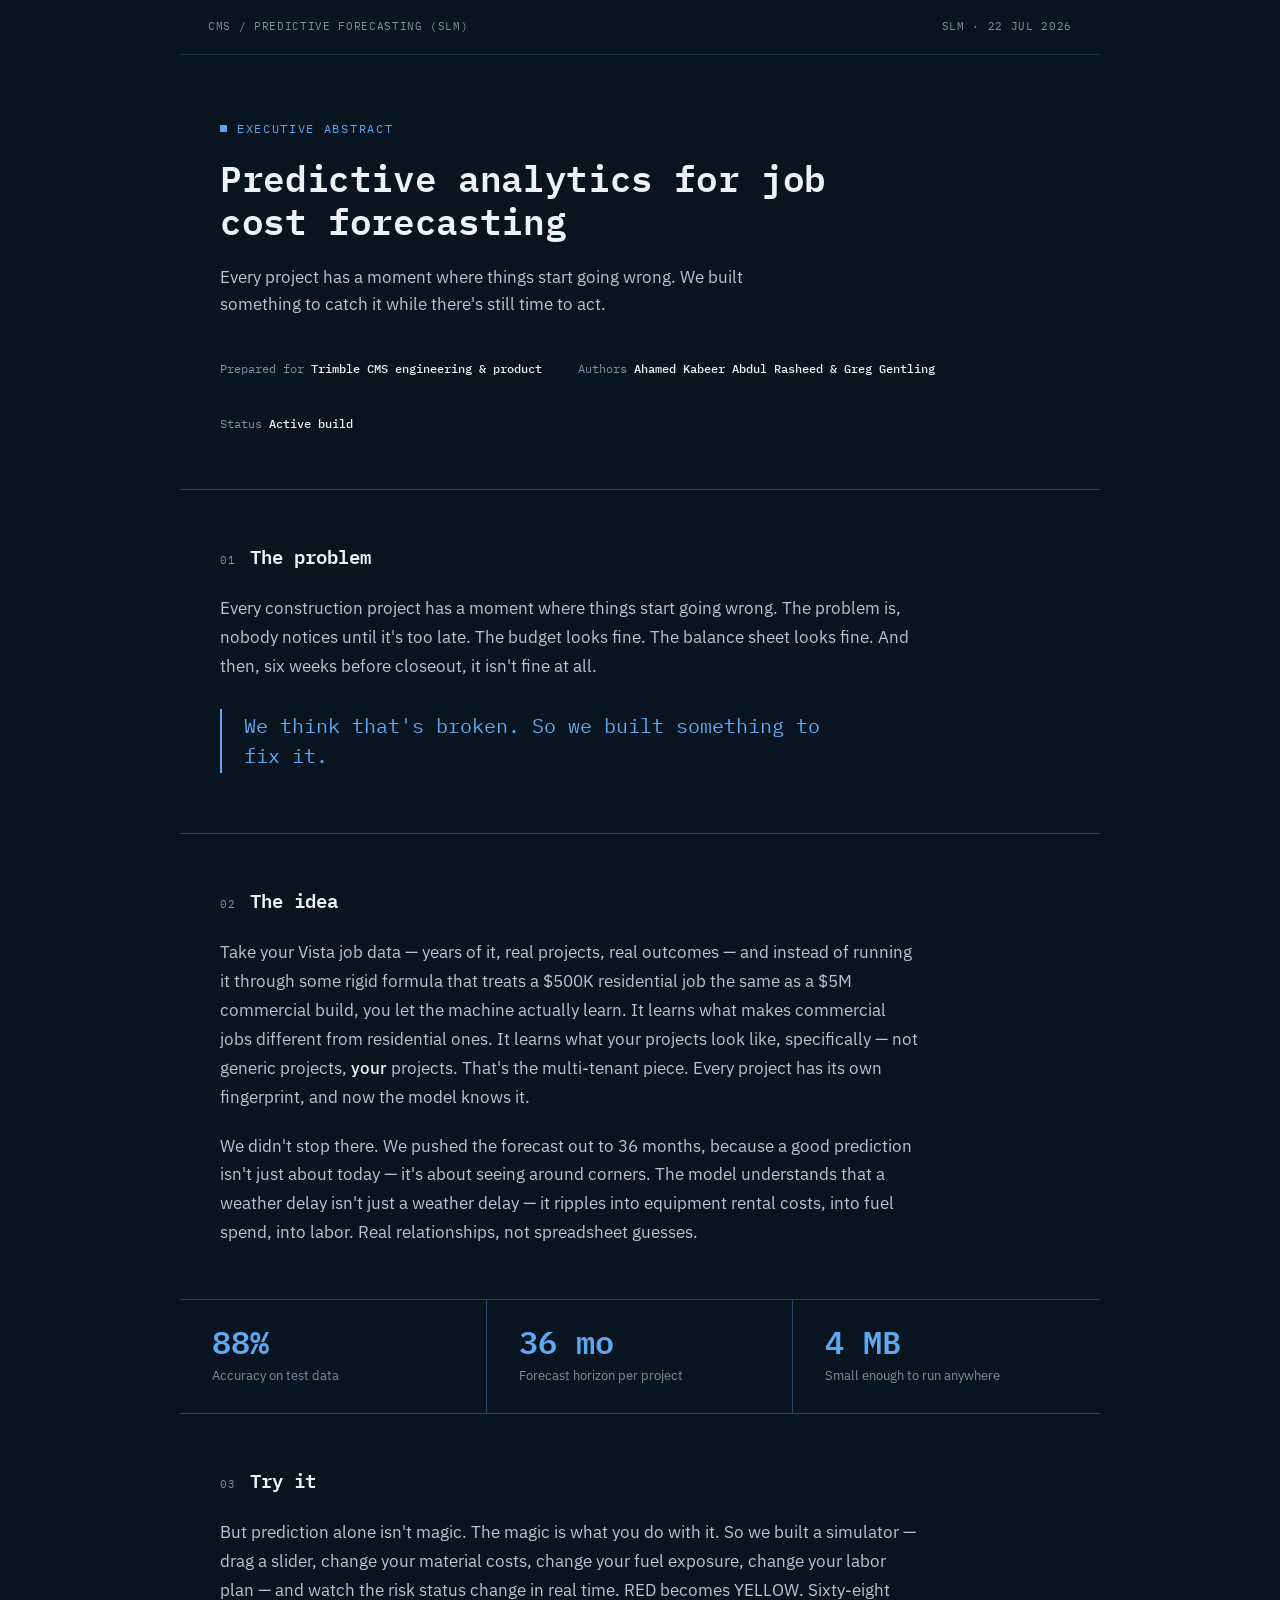
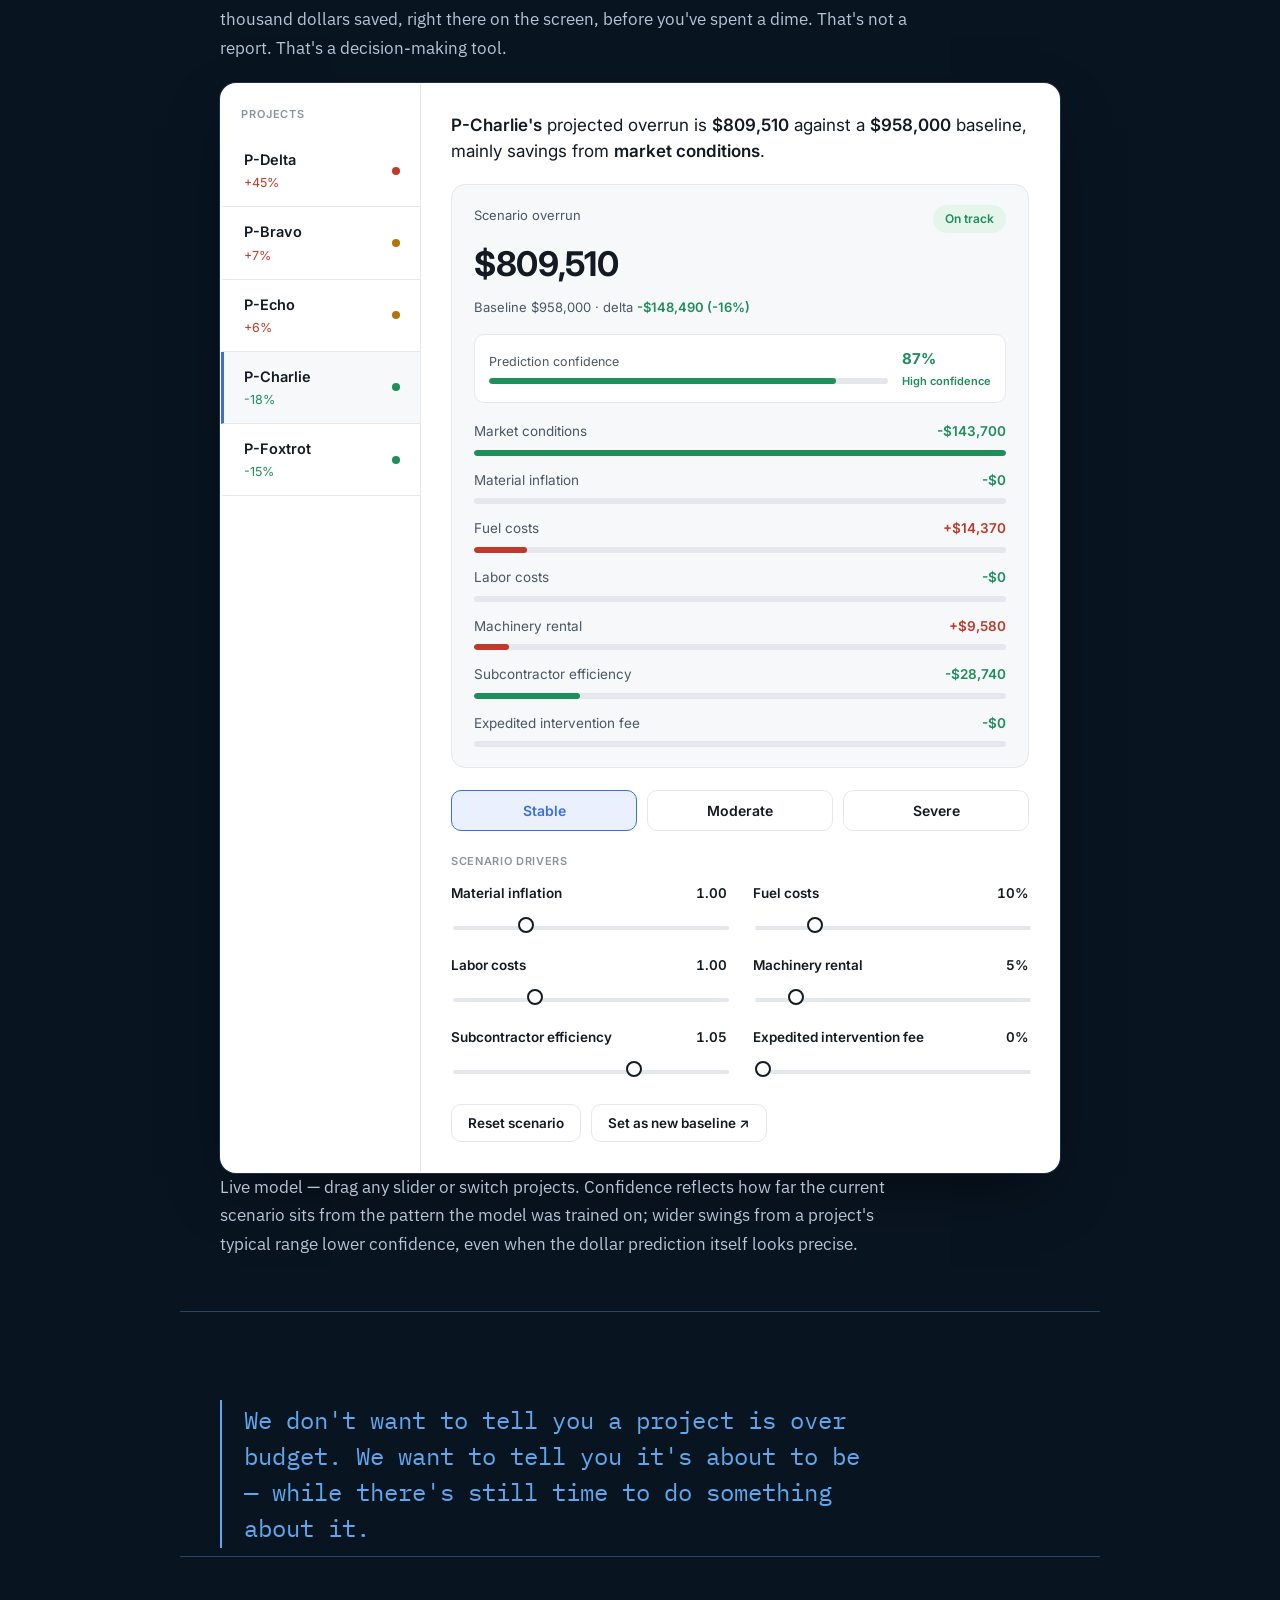
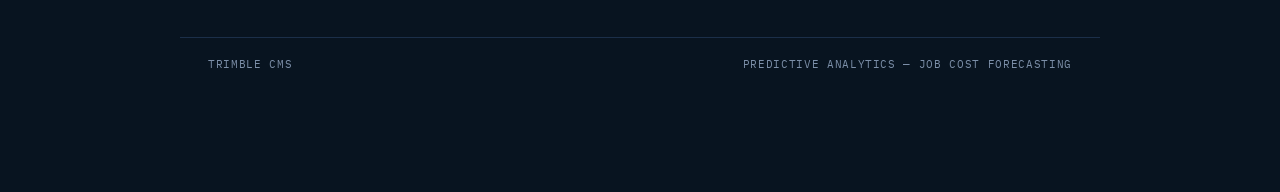
<file: job-cost-forecasting-slm-abstract.html>
<!DOCTYPE html>
<html lang="en">
<head>
<meta charset="UTF-8">
<title>Predictive Analytics for Job Cost Forecasting (SLM)</title>
<meta name="viewport" content="width=device-width, initial-scale=1.0">
<link rel="preconnect" href="https://fonts.googleapis.com">
<link rel="preconnect" href="https://fonts.gstatic.com" crossorigin>
<link href="https://fonts.googleapis.com/css2?family=IBM+Plex+Mono:wght@400;500;600&family=IBM+Plex+Sans:wght@400;500;600&family=Inter:wght@400;500;600;700&display=swap" rel="stylesheet">
<style>

  :root{
    --navy-0:#081420;
    --navy-1:#0C1D30;
    --navy-2:#122942;
    --line:#2A4666;
    --line-soft:#1B2F49;
    --ink-0:#EDF2F7;
    --ink-1:#B7C4D6;
    --ink-2:#7C8FA8;
    --blue:#5FA8F0;
    --blue-dim:#3E6E9E;
    --red:#E2544F;
    --amber:#E3A23C;
    --green:#4FAE7E;
    --green-bg:#153A2B;
  }

  *{box-sizing:border-box;}
  html,body{margin:0;padding:0;}
  body{
    background:var(--navy-0);
    color:var(--ink-0);
    font-family:'IBM Plex Sans', sans-serif;
    line-height:1.6;
    -webkit-font-smoothing:antialiased;
  }

  .sheet{max-width:920px; margin:0 auto; padding:0 0 100px;}

  .frame-top, .frame-bottom{
    display:flex; justify-content:space-between;
    font-family:'IBM Plex Mono', monospace;
    font-size:11px; letter-spacing:0.06em; color:var(--ink-2);
    padding:18px 28px;
  }
  .frame-top{border-bottom:1px solid var(--line-soft);}
  .frame-bottom{border-top:1px solid var(--line-soft); margin-top:80px;}

  .hero{padding:64px 40px 56px; border-bottom:1px solid var(--line);}
  .eyebrow{
    font-family:'IBM Plex Mono', monospace;
    font-size:12px; letter-spacing:0.14em; text-transform:uppercase;
    color:var(--blue); margin:0 0 18px; display:flex; align-items:center; gap:10px;
  }
  .eyebrow::before{content:""; width:7px; height:7px; background:var(--blue); display:inline-block; border-radius:1px;}
  h1{
    font-family:'IBM Plex Mono', monospace; font-weight:600;
    font-size:36px; line-height:1.2; margin:0 0 22px; color:var(--ink-0);
    letter-spacing:-0.01em; max-width:700px;
  }
  .hero-sub{font-size:17px; color:var(--ink-1); max-width:600px; margin:0 0 40px;}
  .hero-meta{display:flex; gap:36px; flex-wrap:wrap; font-family:'IBM Plex Mono', monospace; font-size:12px; color:var(--ink-2);}
  .hero-meta span b{color:var(--ink-0); font-weight:500;}

  .stat-rail{display:grid; grid-template-columns:repeat(3,1fr); border-bottom:1px solid var(--line);}
  .stat{padding:26px 32px; border-right:1px solid var(--line);}
  .stat:last-child{border-right:none;}
  .stat-num{font-family:'IBM Plex Mono', monospace; font-size:32px; font-weight:600; color:var(--blue); line-height:1; margin-bottom:8px;}
  .stat-label{font-size:13px; color:var(--ink-2);}

  section{padding:52px 40px; border-bottom:1px solid var(--line);}
  .sec-head{display:flex; align-items:baseline; gap:14px; margin-bottom:22px;}
  .sec-tag{font-family:'IBM Plex Mono', monospace; font-size:11px; color:var(--ink-2); letter-spacing:0.08em; white-space:nowrap;}
  h2{font-family:'IBM Plex Mono', monospace; font-size:19px; font-weight:600; color:var(--ink-0); margin:0;}

  .prose p{font-size:16.5px; line-height:1.75; color:var(--ink-1); max-width:700px; margin:0 0 20px;}
  .prose p:last-child{margin-bottom:0;}
  .prose strong{color:var(--ink-0); font-weight:500;}

  .pull{
    font-family:'IBM Plex Mono', monospace;
    font-size:20px; line-height:1.5; color:var(--blue);
    border-left:2px solid var(--blue); padding:2px 0 2px 22px;
    max-width:620px; margin:28px 0 8px;
  }
  .pull.tight{margin-top:4px;}

  /* ---------- instrument panel (embedded simulator) ---------- */
  .instrument{
    margin-top:6px;
    background:#FFFFFF;
    border-radius:16px;
    border:1px solid #0000;
    box-shadow:0 0 0 1px var(--line-soft), 0 24px 60px -20px rgba(0,0,0,0.55);
    overflow:hidden;
    color:#131A22;
    font-family:'Inter', -apple-system, sans-serif;
  }
  .instrument *{box-sizing:border-box;}

  .im-card{display:grid; grid-template-columns:200px 1fr;}
  .im-sidebar{border-right:1px solid #E4E8EC; padding:22px 0;}
  .im-sidebar-label{font-size:11px; font-weight:600; letter-spacing:0.08em; color:#8A94A0; padding:0 20px 12px;}
  .im-proj{display:flex; align-items:center; justify-content:space-between; padding:13px 20px; cursor:pointer; border-left:3px solid transparent; border-bottom:1px solid #E4E8EC;}
  .im-proj:hover{background:#F6F8FA;}
  .im-proj.active{border-left:3px solid #3B6FE0; background:#F6F8FA;}
  .im-proj-name{font-size:14.5px; font-weight:600; color:#131A22;}
  .im-proj-pct{font-size:12.5px; margin-top:2px;}
  .im-proj-pct.pos{color:#C0392B;}
  .im-proj-pct.neg{color:#1E8E5A;}
  .im-dot{width:8px; height:8px; border-radius:50%; flex-shrink:0;}
  .im-dot.red{background:#C0392B;} .im-dot.amber{background:#B5730C;} .im-dot.green{background:#1E8E5A;}

  .im-main{padding:28px 30px 30px;}
  .im-narrative{font-size:17px; line-height:1.55; color:#131A22; margin:0 0 20px;}
  .im-narrative b{font-weight:600;}

  .im-overrun{background:#F6F8FA; border:1px solid #E4E8EC; border-radius:14px; padding:20px 22px 20px; margin-bottom:22px;}
  .im-op-top{display:flex; justify-content:space-between; align-items:flex-start; margin-bottom:4px;}
  .im-op-label{font-size:13px; color:#4B5766;}
  .im-status-pill{font-size:12px; font-weight:600; padding:4px 12px; border-radius:20px;}
  .im-op-value{font-size:34px; font-weight:700; letter-spacing:-0.01em; margin:2px 0 6px;}
  .im-op-baseline{font-size:13px; color:#4B5766; margin-bottom:16px;}
  .im-op-baseline .im-delta-pos{color:#C0392B; font-weight:600;}
  .im-op-baseline .im-delta-neg{color:#1E8E5A; font-weight:600;}

  .im-confidence{
    display:flex; align-items:center; justify-content:space-between; gap:14px;
    background:#FFFFFF; border:1px solid #E4E8EC; border-radius:10px;
    padding:12px 14px; margin-bottom:18px;
  }
  .im-conf-left{flex:1;}
  .im-conf-label{font-size:12.5px; color:#4B5766; margin-bottom:6px;}
  .im-conf-track{height:6px; background:#E4E8EC; border-radius:3px; overflow:hidden;}
  .im-conf-fill{height:100%; border-radius:3px; transition:width 0.15s ease;}
  .im-conf-right{font-size:15px; font-weight:700; white-space:nowrap;}
  .im-conf-tag{font-size:11px; font-weight:600; margin-top:2px; text-align:right;}

  .im-driver-row{margin-bottom:14px;}
  .im-driver-row:last-child{margin-bottom:0;}
  .im-driver-top{display:flex; justify-content:space-between; font-size:13.5px; margin-bottom:7px;}
  .im-driver-top-label{color:#4B5766;}
  .im-driver-top-val{font-weight:600;}
  .im-driver-top-val.pos{color:#C0392B;}
  .im-driver-top-val.neg{color:#1E8E5A;}
  .im-track{height:6px; background:#E4E8EC; border-radius:3px; position:relative; overflow:hidden;}
  .im-fill{position:absolute; top:0; bottom:0; left:0; border-radius:3px;}
  .im-fill.neg{background:#1E8E5A;} .im-fill.pos{background:#C0392B;}

  .im-presets{display:grid; grid-template-columns:repeat(3,1fr); gap:10px; margin-bottom:22px;}
  .im-preset-btn{font-family:inherit; font-size:14px; font-weight:600; padding:11px 0; border-radius:10px; border:1.5px solid #E4E8EC; background:#FFFFFF; color:#131A22; cursor:pointer;}
  .im-preset-btn:hover{border-color:#C7D2DE;}
  .im-preset-btn.active{border-color:#3B6FE0; background:#EAF0FE; color:#3B6FE0;}

  .im-sliders-head{font-size:11px; font-weight:600; letter-spacing:0.06em; color:#8A94A0; margin:0 0 12px;}
  .im-sliders-grid{display:grid; grid-template-columns:1fr 1fr; gap:18px 26px; margin-bottom:22px;}
  .im-slider-top{display:flex; justify-content:space-between; align-items:baseline; margin-bottom:7px;}
  .im-slider-label{font-size:13.5px; font-weight:600; color:#131A22;}
  .im-slider-val{font-size:13.5px; font-weight:600; color:#131A22; font-variant-numeric:tabular-nums;}
  .instrument input[type=range]{-webkit-appearance:none; appearance:none; width:100%; height:4px; background:#E4E8EC; border-radius:2px; outline:none;}
  .instrument input[type=range]::-webkit-slider-thumb{-webkit-appearance:none; width:16px; height:16px; border-radius:50%; background:#FFFFFF; border:2px solid #131A22; cursor:pointer; margin-top:-6px;}
  .instrument input[type=range]::-moz-range-thumb{width:16px; height:16px; border-radius:50%; background:#FFFFFF; border:2px solid #131A22; cursor:pointer;}

  .im-actions{display:flex; gap:10px; flex-wrap:wrap;}
  .im-action-btn{font-family:inherit; font-size:13.5px; font-weight:600; padding:10px 16px; border-radius:10px; border:1.5px solid #E4E8EC; background:#FFFFFF; color:#131A22; cursor:pointer;}
  .im-action-btn:hover{border-color:#C7D2DE;}

  .caption{font-size:12.5px; color:var(--ink-2); margin-top:16px; max-width:640px;}

  .closer{padding:60px 40px 0;}
  .closer .pull{font-size:24px; max-width:660px;}

  @media (max-width:640px){
    .hero{padding:48px 22px 40px;}
    h1{font-size:26px;}
    .stat-rail{grid-template-columns:1fr;}
    .stat{border-right:none; border-bottom:1px solid var(--line);}
    section{padding:40px 22px;}
    .im-card{grid-template-columns:1fr;}
    .im-sidebar{border-right:none; border-bottom:1px solid #E4E8EC;}
    .im-main{padding:22px 18px 26px;}
    .im-sliders-grid{grid-template-columns:1fr;}
    .im-presets{grid-template-columns:1fr;}
  }
</style>
</head>
<body>

<div class="sheet">

  <div class="frame-top">
    <span>CMS / PREDICTIVE FORECASTING (SLM)</span>
    <span>SLM · 22 JUL 2026</span>
  </div>

  <div class="hero">
    <p class="eyebrow">Executive Abstract</p>
    <h1>Predictive analytics for job cost forecasting</h1>
    <p class="hero-sub">Every project has a moment where things start going wrong. We built something to catch it while there's still time to act.</p>
    <div class="hero-meta">
      <span>Prepared for <b>Trimble CMS engineering &amp; product</b></span>
      <span>Authors <b>Ahamed Kabeer Abdul Rasheed & Greg Gentling</b></span>
      <span>Status <b>Active build</b></span>
    </div>
  </div>

  <section class="prose">
    <div class="sec-head"><span class="sec-tag">01</span><h2>The problem</h2></div>
    <p>Every construction project has a moment where things start going wrong. The problem is, nobody notices until it's too late. The budget looks fine. The balance sheet looks fine. And then, six weeks before closeout, it isn't fine at all.</p>
    <div class="pull">We think that's broken. So we built something to fix it.</div>
  </section>

  <section class="prose">
    <div class="sec-head"><span class="sec-tag">02</span><h2>The idea</h2></div>
    <p>Take your Vista job data — years of it, real projects, real outcomes — and instead of running it through some rigid formula that treats a $500K residential job the same as a $5M commercial build, you let the machine actually learn. It learns what makes commercial jobs different from residential ones. It learns what your projects look like, specifically — not generic projects, <strong>your</strong> projects. That's the multi-tenant piece. Every project has its own fingerprint, and now the model knows it.</p>
    <p>We didn't stop there. We pushed the forecast out to 36 months, because a good prediction isn't just about today — it's about seeing around corners. The model understands that a weather delay isn't just a weather delay — it ripples into equipment rental costs, into fuel spend, into labor. Real relationships, not spreadsheet guesses.</p>
  </section>

  <div class="stat-rail">
    <div class="stat"><div class="stat-num">88%</div><div class="stat-label">Accuracy on test data</div></div>
    <div class="stat"><div class="stat-num">36 mo</div><div class="stat-label">Forecast horizon per project</div></div>
    <div class="stat"><div class="stat-num">4 MB</div><div class="stat-label">Small enough to run anywhere</div></div>
  </div>

  <section class="prose">
    <div class="sec-head"><span class="sec-tag">03</span><h2>Try it</h2></div>
    <p>But prediction alone isn't magic. The magic is what you do with it. So we built a simulator — drag a slider, change your material costs, change your fuel exposure, change your labor plan — and watch the risk status change in real time. RED becomes YELLOW. Sixty-eight thousand dollars saved, right there on the screen, before you've spent a dime. That's not a report. That's a decision-making tool.</p>

    <div class="instrument" id="instrument">
      <div class="im-card">
        <div class="im-sidebar" id="imSidebar">
          <div class="im-sidebar-label">PROJECTS</div>
        </div>
        <div class="im-main">
          <div class="im-narrative" id="imNarrative"></div>

          <div class="im-overrun">
            <div class="im-op-top">
              <div class="im-op-label">Scenario overrun</div>
              <div class="im-status-pill" id="imStatusPill"></div>
            </div>
            <div class="im-op-value" id="imOverrunVal"></div>
            <div class="im-op-baseline" id="imBaselineLine"></div>

            <div class="im-confidence">
              <div class="im-conf-left">
                <div class="im-conf-label">Prediction confidence</div>
                <div class="im-conf-track"><div class="im-conf-fill" id="imConfFill"></div></div>
              </div>
              <div>
                <div class="im-conf-right" id="imConfVal"></div>
                <div class="im-conf-tag" id="imConfTag"></div>
              </div>
            </div>

            <div id="imWaterfall"></div>
          </div>

          <div class="im-presets" id="imPresets">
            <button class="im-preset-btn" data-preset="stable">Stable</button>
            <button class="im-preset-btn" data-preset="moderate">Moderate</button>
            <button class="im-preset-btn" data-preset="severe">Severe</button>
          </div>

          <div class="im-sliders-head">SCENARIO DRIVERS</div>
          <div class="im-sliders-grid" id="imSlidersGrid"></div>

          <div class="im-actions">
            <button class="im-action-btn" id="imResetBtn">Reset scenario</button>
            <button class="im-action-btn" id="imBaselineBtn">Set as new baseline ↗</button>
          </div>
        </div>
      </div>
    </div>
    <p class="caption">Live model — drag any slider or switch projects. Confidence reflects how far the current scenario sits from the pattern the model was trained on; wider swings from a project's typical range lower confidence, even when the dollar prediction itself looks precise.</p>
  </section>

  <section class="closer">
    <div class="pull">We don't want to tell you a project is over budget. We want to tell you it's about to be — while there's still time to do something about it.</div>
  </section>

  <div class="frame-bottom">
    <span>TRIMBLE CMS</span>
    <span>PREDICTIVE ANALYTICS — JOB COST FORECASTING</span>
  </div>

</div>

<script>

const fmt = n => (n < 0 ? '-$' : '$') + Math.abs(Math.round(n)).toLocaleString('en-US');
const fmtSigned = n => (n <= 0 ? '-$' : '+$') + Math.abs(Math.round(n)).toLocaleString('en-US');

const PRESETS = {
  stable:   { material:1.00, fuel:10, labor:1.00, machinery:5,  market:-0.15 },
  moderate: { material:1.08, fuel:22, labor:1.05, machinery:15, market:0.02  },
  severe:   { material:1.18, fuel:38, labor:1.12, machinery:28, market:0.25  }
};

const DRIVER_DEFS = [
  { key:'material', label:'Material inflation', unit:'index', min:0.90, max:1.30, step:0.01, weight:0.90 },
  { key:'fuel', label:'Fuel costs', unit:'pct', min:0, max:50, step:1, weight:0.15 },
  { key:'labor', label:'Labor costs', unit:'index', min:0.90, max:1.25, step:0.01, weight:0.60 },
  { key:'machinery', label:'Machinery rental', unit:'pct', min:0, max:40, step:1, weight:0.20 },
  { key:'subcontractor', label:'Subcontractor efficiency', unit:'index', min:0.85, max:1.15, step:0.01, weight:0.60 },
  { key:'expedited', label:'Expedited intervention fee', unit:'pct', min:0, max:20, step:1, weight:0.50 }
];

const PROJECTS = [
  { id:'P-Delta',   badge:'+45%', badgeClass:'pos', dot:'red',   baseline:640000, preset:'severe'   },
  { id:'P-Bravo',   badge:'+7%',  badgeClass:'pos', dot:'amber', baseline:812000, preset:'moderate' },
  { id:'P-Echo',    badge:'+6%',  badgeClass:'pos', dot:'amber', baseline:705000, preset:'moderate' },
  { id:'P-Charlie', badge:'-18%', badgeClass:'neg', dot:'green', baseline:958000, preset:'stable'   },
  { id:'P-Foxtrot', badge:'-15%', badgeClass:'neg', dot:'green', baseline:540000, preset:'stable'   }
];

let activeProject = PROJECTS[3];
let activePreset = 'stable';
let values = {};

function loadPreset(name){
  const p = PRESETS[name];
  values.material = p.material;
  values.fuel = p.fuel;
  values.labor = p.labor;
  values.machinery = p.machinery;
  values.market = p.market;
  values.subcontractor = name === 'stable' ? 1.05 : (name === 'moderate' ? 1.02 : 0.98);
  values.expedited = 0;
}

function contribution(def, value){
  const b = activeProject.baseline;
  if(def.key === 'material' || def.key === 'labor') return (value - 1) * b * def.weight;
  if(def.key === 'subcontractor') return (1 - value) * b * def.weight;
  return (value / 100) * b * def.weight;
}

function computeConfidence(){
  const base = activePreset === 'stable' ? 93 : activePreset === 'moderate' ? 85 : 74;
  const p = PRESETS[activePreset];
  let dev = 0;
  dev += Math.abs(values.material - p.material) / 0.40;
  dev += Math.abs(values.fuel - p.fuel) / 50;
  dev += Math.abs(values.labor - p.labor) / 0.35;
  dev += Math.abs(values.machinery - p.machinery) / 40;
  dev += Math.abs(values.subcontractor - 1.00) / 0.30;
  dev += Math.abs(values.expedited - 0) / 20;
  let conf = base - dev * 38;
  return Math.max(55, Math.min(97, Math.round(conf)));
}

function renderSidebar(){
  const sb = document.getElementById('imSidebar');
  sb.innerHTML = '<div class="im-sidebar-label">PROJECTS</div>';
  PROJECTS.forEach(p => {
    const row = document.createElement('div');
    row.className = 'im-proj' + (p.id === activeProject.id ? ' active' : '');
    row.innerHTML =
      '<div><div class="im-proj-name">' + p.id + '</div>' +
      '<div class="im-proj-pct ' + p.badgeClass + '">' + p.badge + '</div></div>' +
      '<div class="im-dot ' + p.dot + '"></div>';
    row.addEventListener('click', () => {
      activeProject = p;
      activePreset = p.preset;
      loadPreset(activePreset);
      renderAll();
    });
    sb.appendChild(row);
  });
}

function renderSliders(){
  const grid = document.getElementById('imSlidersGrid');
  grid.innerHTML = '';
  DRIVER_DEFS.forEach(def => {
    const item = document.createElement('div');
    const displayVal = def.unit === 'index' ? values[def.key].toFixed(2) : values[def.key].toFixed(0) + '%';
    item.innerHTML =
      '<div class="im-slider-top"><span class="im-slider-label">' + def.label + '</span>' +
      '<span class="im-slider-val" id="imval-' + def.key + '">' + displayVal + '</span></div>' +
      '<input type="range" id="imslider-' + def.key + '" min="' + def.min + '" max="' + def.max + '" step="' + def.step + '" value="' + values[def.key] + '">';
    grid.appendChild(item);
  });
  DRIVER_DEFS.forEach(def => {
    document.getElementById('imslider-' + def.key).addEventListener('input', e => {
      values[def.key] = parseFloat(e.target.value);
      renderComputed();
    });
  });
}

function renderComputed(){
  const b = activeProject.baseline;
  const marketContribution = values.market * b;
  const rows = [{ label:'Market conditions', value: marketContribution }];
  DRIVER_DEFS.forEach(def => rows.push({ label: def.label, value: contribution(def, values[def.key]) }));

  const total = rows.reduce((s, r) => s + r.value, 0);
  const overrun = Math.max(b + total, 0);
  const delta = overrun - b;
  const deltaPct = (delta / b) * 100;
  const ratio = overrun / b;

  document.getElementById('imOverrunVal').textContent = fmt(overrun);

  const deltaClass = delta <= 0 ? 'im-delta-neg' : 'im-delta-pos';
  const deltaSign = delta <= 0 ? '-' : '+';
  document.getElementById('imBaselineLine').innerHTML =
    'Baseline ' + fmt(b) + ' · delta <span class="' + deltaClass + '">' + deltaSign + '$' +
    Math.abs(Math.round(delta)).toLocaleString('en-US') + ' (' + deltaSign + Math.abs(deltaPct).toFixed(0) + '%)</span>';

  let status, statusBg, statusFg;
  if(ratio <= 0.95){ status = 'On track'; statusBg = '#E6F5EC'; statusFg = '#1E8E5A'; }
  else if(ratio <= 1.10){ status = 'Watch'; statusBg = '#FCF1DF'; statusFg = '#B5730C'; }
  else { status = 'Over budget'; statusBg = '#FBEAE8'; statusFg = '#C0392B'; }
  const pill = document.getElementById('imStatusPill');
  pill.textContent = status;
  pill.style.background = statusBg;
  pill.style.color = statusFg;

  const conf = computeConfidence();
  const confColor = conf >= 85 ? '#1E8E5A' : conf >= 70 ? '#B5730C' : '#C0392B';
  const confTag = conf >= 85 ? 'High confidence' : conf >= 70 ? 'Moderate confidence' : 'Low confidence';
  document.getElementById('imConfFill').style.width = conf + '%';
  document.getElementById('imConfFill').style.background = confColor;
  document.getElementById('imConfVal').textContent = conf + '%';
  document.getElementById('imConfVal').style.color = confColor;
  document.getElementById('imConfTag').textContent = confTag;
  document.getElementById('imConfTag').style.color = confColor;

  const maxAbs = Math.max(...rows.map(r => Math.abs(r.value)), 1);
  const wf = document.getElementById('imWaterfall');
  wf.innerHTML = '';
  rows.forEach(r => {
    const pct = Math.min((Math.abs(r.value) / maxAbs) * 100, 100);
    const isNeg = r.value <= 0;
    const row = document.createElement('div');
    row.className = 'im-driver-row';
    row.innerHTML =
      '<div class="im-driver-top"><span class="im-driver-top-label">' + r.label + '</span>' +
      '<span class="im-driver-top-val ' + (isNeg ? 'neg' : 'pos') + '">' + fmtSigned(r.value) + '</span></div>' +
      '<div class="im-track"><div class="im-fill ' + (isNeg ? 'neg' : 'pos') + '" style="width:' + pct + '%"></div></div>';
    wf.appendChild(row);
  });

  const topDriver = rows.reduce((a, c) => Math.abs(c.value) > Math.abs(a.value) ? c : a, rows[0]);
  const reasonWord = topDriver.value <= 0 ? 'savings from' : 'pressure from';
  document.getElementById('imNarrative').innerHTML =
    '<b>' + activeProject.id + "'s</b> projected overrun is <b>" + fmt(overrun) + '</b> against a <b>' + fmt(b) +
    '</b> baseline, mainly ' + reasonWord + ' <b>' + topDriver.label.toLowerCase() + '</b>.';

  Object.keys(values).forEach(k => {
    const el = document.getElementById('imval-' + k);
    if(!el) return;
    const def = DRIVER_DEFS.find(d => d.key === k);
    if(!def) return;
    el.textContent = def.unit === 'index' ? values[k].toFixed(2) : values[k].toFixed(0) + '%';
  });
}

function renderPresets(){
  document.querySelectorAll('.im-preset-btn').forEach(btn => {
    btn.classList.toggle('active', btn.dataset.preset === activePreset);
  });
}

function renderAll(){
  renderSidebar();
  renderSliders();
  renderPresets();
  renderComputed();
}

document.querySelectorAll('.im-preset-btn').forEach(btn => {
  btn.addEventListener('click', () => {
    activePreset = btn.dataset.preset;
    loadPreset(activePreset);
    renderAll();
  });
});

document.getElementById('imResetBtn').addEventListener('click', () => {
  activePreset = activeProject.preset;
  loadPreset(activePreset);
  renderAll();
});

document.getElementById('imBaselineBtn').addEventListener('click', () => {
  const b = activeProject.baseline;
  const marketContribution = values.market * b;
  let total = marketContribution;
  DRIVER_DEFS.forEach(def => { total += contribution(def, values[def.key]); });
  activeProject.baseline = Math.max(Math.round(b + total), 0);
  activePreset = 'moderate';
  loadPreset('moderate');
  values.material = 1.00; values.fuel = 0; values.labor = 1.00;
  values.machinery = 0; values.market = 0; values.subcontractor = 1.00; values.expedited = 0;
  renderAll();
});

loadPreset(activePreset);
renderAll();

</script>

</body>
</html>
</file>
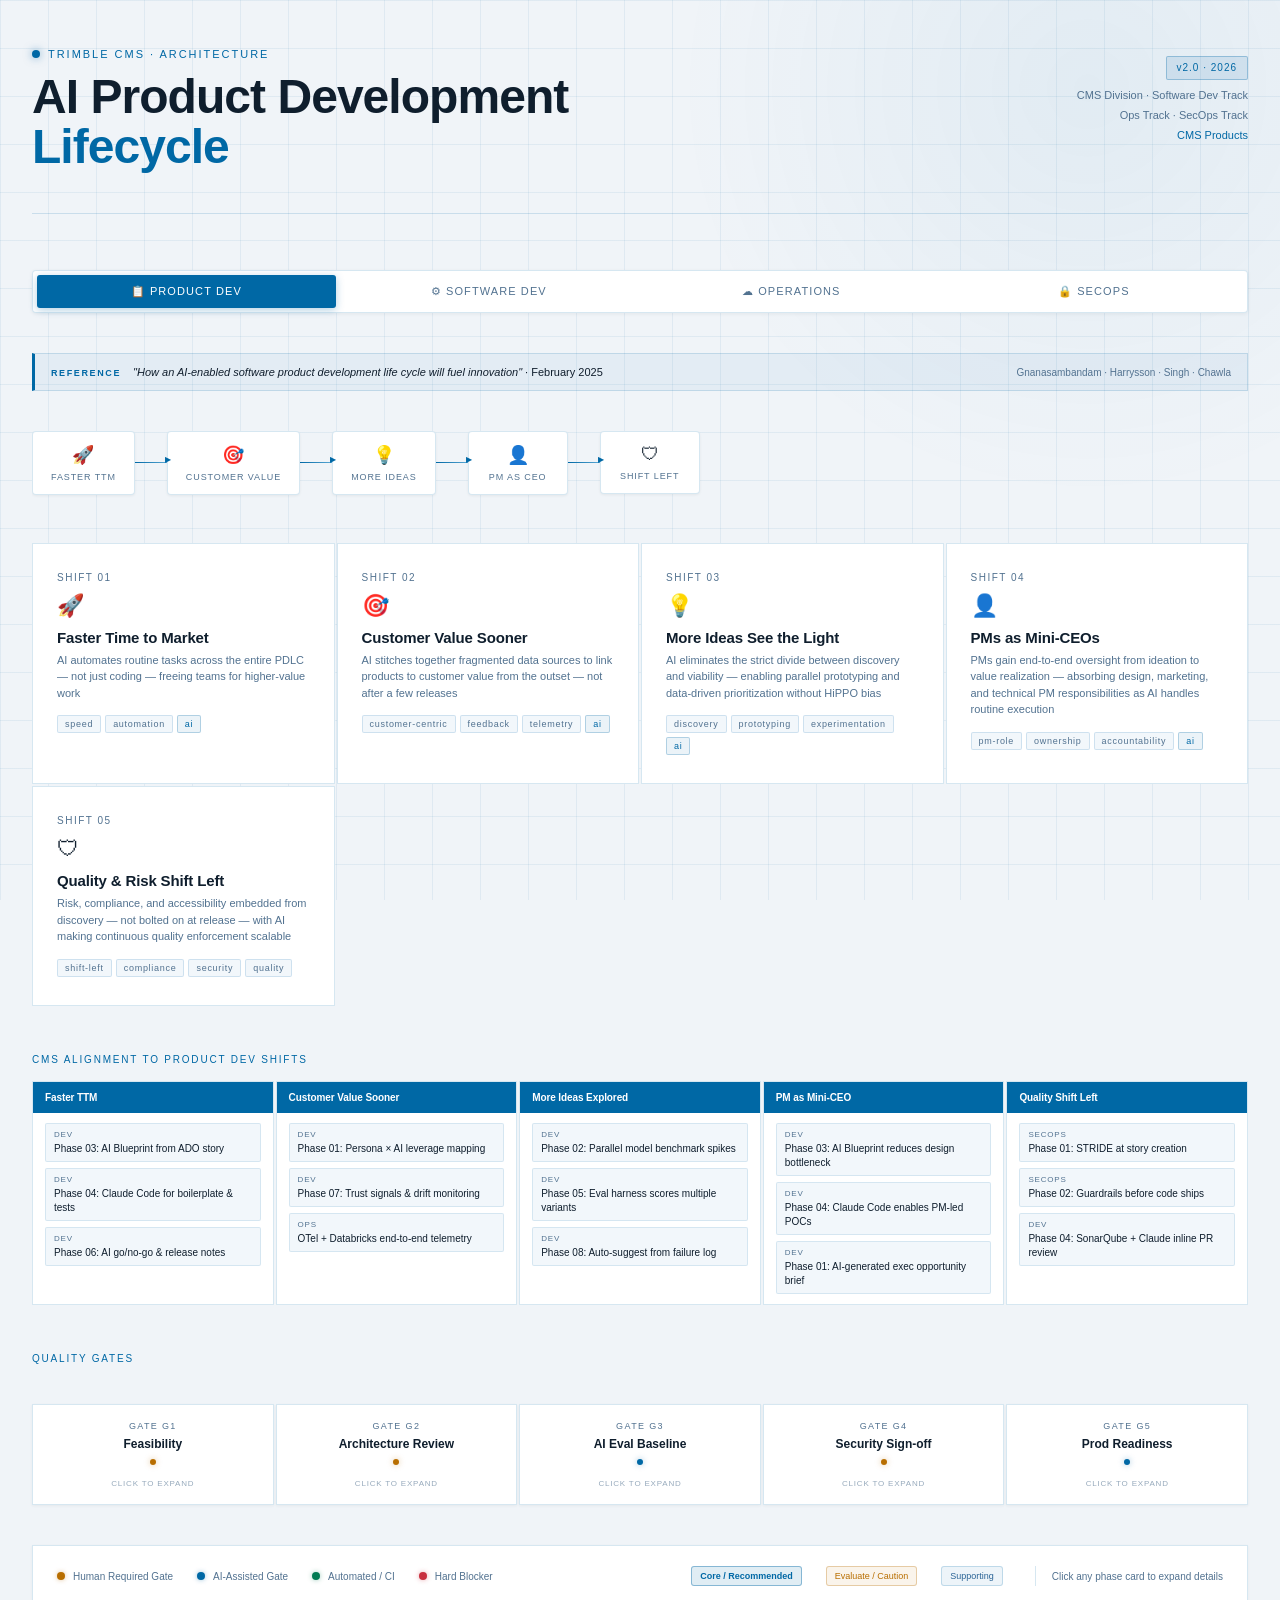
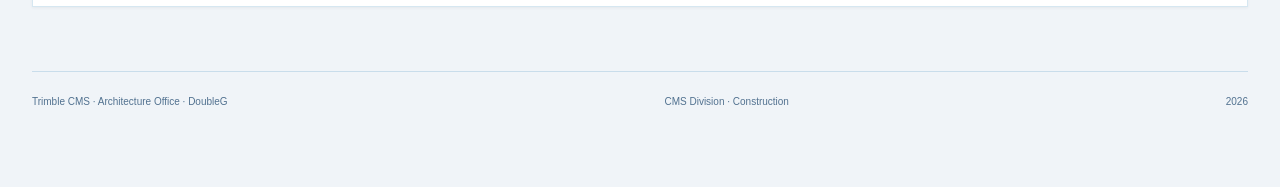
<file: trimble-ai-pdlc.html>
<!DOCTYPE html>
<html lang="en">
<head>
<meta charset="UTF-8">
<meta name="viewport" content="width=device-width, initial-scale=1.0">
<title>Trimble CMS — AI Product Development Lifecycle</title>

<style>
  :root {
    --trimble-blue: #0068A5;
    --trimble-dark: #F0F4F8;
    --trimble-mid: #E2EBF3;
    --accent-cyan: #0068A5;
    --accent-amber: #B86E00;
    --accent-green: #007A52;
    --accent-red: #C8303F;
    --text-primary: #0F1E2D;
    --text-muted: #527290;
    --border: rgba(0, 104, 165, 0.16);
    --glow: rgba(0, 104, 165, 0.07);
  }

  * { margin: 0; padding: 0; box-sizing: border-box; }

  body {
    background: #F0F4F8;
    color: var(--text-primary);
    font-family: Helvetica, Arial, sans-serif;
    font-weight: 400;
    min-height: 100vh;
    overflow-x: hidden;
  }

  /* Subtle grid background */
  body::before {
    content: '';
    position: fixed;
    inset: 0;
    background-image:
      linear-gradient(rgba(0,104,165,0.07) 1px, transparent 1px),
      linear-gradient(90deg, rgba(0,104,165,0.07) 1px, transparent 1px);
    background-size: 48px 48px;
    pointer-events: none;
    z-index: 0;
  }

  body::after {
    content: '';
    position: fixed;
    top: -40%;
    right: -20%;
    width: 70vw;
    height: 70vw;
    border-radius: 50%;
    background: radial-gradient(circle, rgba(0,104,165,0.06) 0%, transparent 65%);
    pointer-events: none;
    z-index: 0;
  }

  .container {
    position: relative;
    z-index: 1;
    max-width: 1280px;
    margin: 0 auto;
    padding: 0 32px 80px;
  }

  /* ── Header ── */
  header {
    padding: 48px 0 40px;
    display: flex;
    align-items: flex-start;
    justify-content: space-between;
    border-bottom: 1px solid var(--border);
    margin-bottom: 56px;
    animation: fadeDown 0.7s ease both;
  }

  .logo-lockup { display: flex; flex-direction: column; gap: 4px; }

  .logo-badge {
    display: inline-flex;
    align-items: center;
    gap: 8px;
    font-family: Helvetica, Arial, sans-serif;
    font-size: 11px;
    letter-spacing: 0.18em;
    text-transform: uppercase;
    color: var(--accent-cyan);
    margin-bottom: 8px;
  }

  .logo-badge::before {
    content: '';
    display: inline-block;
    width: 8px; height: 8px;
    background: var(--accent-cyan);
    border-radius: 50%;
    box-shadow: 0 0 8px rgba(0,104,165,0.5);
    animation: pulse 2s ease infinite;
  }

  h1 {
    font-family: Helvetica, Arial, sans-serif;
    font-size: clamp(28px, 4vw, 48px);
    font-weight: 800;
    line-height: 1.05;
    letter-spacing: -0.02em;
    color: var(--text-primary);
  }

  h1 span { color: var(--trimble-blue); }

  .header-meta {
    text-align: right;
    font-family: Helvetica, Arial, sans-serif;
    font-size: 11px;
    color: var(--text-muted);
    line-height: 1.8;
    padding-top: 8px;
  }

  .version-tag {
    display: inline-block;
    background: rgba(0,104,165,0.1);
    border: 1px solid rgba(0,104,165,0.3);
    color: var(--trimble-blue);
    padding: 2px 10px;
    border-radius: 2px;
    font-family: Helvetica, Arial, sans-serif;
    font-size: 10px;
    letter-spacing: 0.1em;
  }

  /* ── Track selector ── */
  .track-nav {
    display: flex;
    gap: 4px;
    margin-bottom: 40px;
    background: #FFFFFF;
    border: 1px solid var(--border);
    border-radius: 4px;
    padding: 4px;
    animation: fadeUp 0.6s 0.2s ease both;
    box-shadow: 0 1px 4px rgba(0,0,0,0.06);
  }

  .track-btn {
    flex: 1;
    padding: 10px 16px;
    border: none;
    background: transparent;
    color: var(--text-muted);
    font-family: Helvetica, Arial, sans-serif;
    font-size: 11px;
    letter-spacing: 0.1em;
    text-transform: uppercase;
    cursor: pointer;
    border-radius: 3px;
    transition: all 0.2s ease;
    position: relative;
  }

  .track-btn.active {
    background: var(--trimble-blue);
    color: #fff;
    box-shadow: 0 2px 8px rgba(0,104,165,0.3);
  }

  .track-btn:hover:not(.active) {
    color: var(--text-primary);
    background: rgba(0,104,165,0.07);
  }

  /* ── Phase grid ── */
  .track-panel { display: none; }
  .track-panel.active { display: block; animation: fadeUp 0.4s ease both; }

  .phases-grid {
    display: grid;
    grid-template-columns: repeat(auto-fit, minmax(260px, 1fr));
    gap: 2px;
    margin-bottom: 2px;
  }

  .phase-card {
    background: #FFFFFF;
    border: 1px solid var(--border);
    padding: 28px 24px;
    position: relative;
    overflow: hidden;
    cursor: pointer;
    transition: all 0.25s ease;
  }

  .phase-card::before {
    content: '';
    position: absolute;
    top: 0; left: 0; right: 0;
    height: 3px;
    background: var(--phase-color, var(--trimble-blue));
    transform: scaleX(0);
    transform-origin: left;
    transition: transform 0.3s ease;
  }

  .phase-card:hover::before,
  .phase-card.open::before { transform: scaleX(1); }

  .phase-card:hover,
  .phase-card.open {
    background: #F5F9FD;
    border-color: var(--phase-color, var(--trimble-blue));
    box-shadow: 0 4px 16px rgba(0,0,0,0.08);
  }

  .phase-number {
    font-family: Helvetica, Arial, sans-serif;
    font-size: 10px;
    color: var(--text-muted);
    letter-spacing: 0.15em;
    margin-bottom: 10px;
  }

  .phase-icon {
    font-size: 22px;
    margin-bottom: 10px;
    display: block;
  }

  .phase-name {
    font-family: Helvetica, Arial, sans-serif;
    font-size: 15px;
    font-weight: 700;
    letter-spacing: -0.01em;
    color: var(--text-primary);
    margin-bottom: 6px;
  }

  .phase-subtitle {
    font-size: 11px;
    color: var(--text-muted);
    line-height: 1.5;
    margin-bottom: 14px;
  }

  .phase-tags {
    display: flex;
    flex-wrap: wrap;
    gap: 4px;
  }

  .tag {
    font-family: Helvetica, Arial, sans-serif;
    font-size: 9px;
    letter-spacing: 0.08em;
    padding: 3px 7px;
    border-radius: 2px;
    background: rgba(0,104,165,0.05);
    border: 1px solid rgba(0,104,165,0.15);
    color: var(--text-muted);
  }

  .tag.hot {
    background: rgba(184,110,0,0.08);
    border-color: rgba(184,110,0,0.25);
    color: var(--accent-amber);
  }

  .tag.ai {
    background: rgba(0,104,165,0.08);
    border-color: rgba(0,104,165,0.25);
    color: var(--trimble-blue);
  }

  /* ── Expanded detail ── */
  .phase-detail {
    display: none;
    grid-column: 1 / -1;
    background: #EEF3F8;
    border: 1px solid var(--border);
    border-top: 3px solid var(--phase-color, var(--trimble-blue));
    padding: 32px;
    animation: expandDown 0.3s ease both;
  }

  .phase-detail.open { display: grid; grid-template-columns: 1fr 1fr 1fr 1fr; gap: 24px; }

  .tool-pills { display: flex; flex-wrap: wrap; gap: 5px; margin-top: 2px; }

  .tool-pill {
    display: inline-flex; align-items: center; gap: 4px;
    font-family: Helvetica, Arial, sans-serif;
    font-size: 10px; font-weight: 500;
    padding: 4px 8px; border-radius: 3px;
    background: rgba(0,104,165,0.07);
    border: 1px solid rgba(0,104,165,0.2);
    color: #2A6496;
    white-space: nowrap;
  }

  .tool-pill.primary {
    background: rgba(0,104,165,0.12);
    border-color: rgba(0,104,165,0.4);
    color: var(--trimble-blue);
    font-weight: 600;
  }

  .tool-pill.warning {
    background: rgba(184,110,0,0.08);
    border-color: rgba(184,110,0,0.3);
    color: var(--accent-amber);
  }

  .detail-section h4 {
    font-family: Helvetica, Arial, sans-serif;
    font-size: 10px;
    letter-spacing: 0.18em;
    text-transform: uppercase;
    color: var(--trimble-blue);
    margin-bottom: 14px;
    padding-bottom: 8px;
    border-bottom: 1px solid var(--border);
  }

  .detail-list {
    list-style: none;
    display: flex;
    flex-direction: column;
    gap: 8px;
  }

  .detail-list li {
    font-size: 12px;
    color: var(--text-primary);
    line-height: 1.5;
    padding-left: 14px;
    position: relative;
  }

  .detail-list li::before {
    content: '→';
    position: absolute;
    left: 0;
    color: var(--phase-color, var(--trimble-blue));
    font-size: 10px;
  }

  /* ── Flow diagram row ── */
  .flow-row {
    display: flex;
    align-items: center;
    gap: 0;
    margin: 40px 0;
    overflow-x: auto;
    padding-bottom: 8px;
    animation: fadeUp 0.6s 0.3s ease both;
  }

  .flow-node {
    flex-shrink: 0;
    display: flex;
    flex-direction: column;
    align-items: center;
    gap: 6px;
    padding: 12px 18px;
    background: #FFFFFF;
    border: 1px solid var(--border);
    border-radius: 4px;
    cursor: pointer;
    transition: all 0.2s;
    min-width: 100px;
    box-shadow: 0 1px 3px rgba(0,0,0,0.06);
  }

  .flow-node:hover {
    border-color: var(--trimble-blue);
    background: rgba(0,104,165,0.06);
  }

  .flow-node .node-icon { font-size: 18px; }

  .flow-node .node-label {
    font-family: Helvetica, Arial, sans-serif;
    font-size: 9px;
    letter-spacing: 0.1em;
    text-transform: uppercase;
    color: var(--text-muted);
    text-align: center;
  }

  .flow-arrow {
    flex-shrink: 0;
    width: 32px;
    height: 1px;
    background: linear-gradient(90deg, var(--trimble-blue), #5BA8D4);
    position: relative;
  }

  .flow-arrow::after {
    content: '▶';
    position: absolute;
    right: -4px;
    top: -7px;
    font-size: 8px;
    color: var(--trimble-blue);
  }

  /* ── Gates strip ── */
  .gates-strip {
    display: grid;
    grid-template-columns: repeat(5, 1fr);
    gap: 2px;
    margin: 40px 0;
    animation: fadeUp 0.6s 0.4s ease both;
  }

  .gate-hint {
    font-family: Helvetica, Arial, sans-serif;
    font-size: 8px;
    letter-spacing: 0.1em;
    text-transform: uppercase;
    color: var(--text-muted);
    margin-top: 10px;
    opacity: 0.6;
  }

  .gate {
    background: #FFFFFF;
    border: 1px solid var(--border);
    padding: 16px;
    text-align: center;
    position: relative;
    box-shadow: 0 1px 3px rgba(0,0,0,0.05);
    cursor: pointer;
    transition: all 0.2s ease;
  }

  .gate::before {
    content: '';
    position: absolute;
    top: 0; left: 0; right: 0;
    height: 3px;
    background: var(--trimble-blue);
    transform: scaleX(0);
    transform-origin: left;
    transition: transform 0.25s ease;
  }

  .gate:hover::before, .gate.open::before { transform: scaleX(1); }

  .gate:hover, .gate.open {
    border-color: var(--trimble-blue);
    box-shadow: 0 4px 12px rgba(0,104,165,0.12);
  }

  .gate.open .gate-hint { opacity: 0; }

  /* Gate detail panel */
  .gate-detail-panel {
    display: none;
    background: #EEF3F8;
    border: 1px solid var(--border);
    border-top: 3px solid var(--trimble-blue);
    padding: 32px;
    animation: expandDown 0.3s ease both;
    margin-top: 2px;
  }

  .gate-detail-panel.open { display: block; }

  .gate-detail-header {
    display: flex;
    align-items: baseline;
    gap: 16px;
    margin-bottom: 28px;
    padding-bottom: 16px;
    border-bottom: 1px solid var(--border);
  }

  .gate-detail-id {
    font-family: Helvetica, Arial, sans-serif;
    font-size: 10px;
    letter-spacing: 0.2em;
    text-transform: uppercase;
    color: var(--trimble-blue);
    font-weight: 600;
  }

  .gate-detail-title {
    font-family: Helvetica, Arial, sans-serif;
    font-size: 20px;
    font-weight: 800;
    color: var(--text-primary);
    letter-spacing: -0.02em;
  }

  .gate-type-badge {
    margin-left: auto;
    font-family: Helvetica, Arial, sans-serif;
    font-size: 9px;
    letter-spacing: 0.12em;
    text-transform: uppercase;
    padding: 4px 10px;
    border-radius: 2px;
    font-weight: 600;
  }

  .gate-type-badge.required {
    background: rgba(184,110,0,0.1);
    border: 1px solid rgba(184,110,0,0.3);
    color: var(--accent-amber);
  }

  .gate-type-badge.ai-assisted {
    background: rgba(0,104,165,0.1);
    border: 1px solid rgba(0,104,165,0.3);
    color: var(--trimble-blue);
  }

  .gate-tracks-grid {
    display: grid;
    grid-template-columns: 1fr 1fr 1fr;
    gap: 24px;
  }

  .gate-track-col h4 {
    font-family: Helvetica, Arial, sans-serif;
    font-size: 10px;
    letter-spacing: 0.18em;
    text-transform: uppercase;
    color: var(--trimble-blue);
    margin-bottom: 14px;
    padding-bottom: 8px;
    border-bottom: 1px solid var(--border);
  }

  .gate-track-col p {
    font-size: 12.5px;
    color: var(--text-primary);
    line-height: 1.7;
    margin-bottom: 12px;
  }

  .gate-track-col .gate-checklist {
    list-style: none;
    display: flex;
    flex-direction: column;
    gap: 7px;
    margin-top: 12px;
  }

  .gate-track-col .gate-checklist li {
    font-size: 11px;
    color: var(--text-muted);
    padding-left: 16px;
    position: relative;
    line-height: 1.5;
  }

  .gate-track-col .gate-checklist li::before {
    content: '✓';
    position: absolute;
    left: 0;
    color: var(--accent-green);
    font-size: 10px;
    font-weight: 700;
  }

  .gate-blocker-note {
    margin-top: 24px;
    padding: 12px 16px;
    background: rgba(200,48,63,0.06);
    border: 1px solid rgba(200,48,63,0.2);
    border-left: 3px solid var(--accent-red);
    font-size: 11px;
    color: var(--text-primary);
    font-style: italic;
  }

  .gate-ai-note {
    margin-top: 24px;
    padding: 12px 16px;
    background: rgba(0,104,165,0.06);
    border: 1px solid rgba(0,104,165,0.2);
    border-left: 3px solid var(--trimble-blue);
    font-size: 11px;
    color: var(--text-primary);
    font-style: italic;
  }

  .gate-label {
    font-family: Helvetica, Arial, sans-serif;
    font-size: 9px;
    letter-spacing: 0.15em;
    text-transform: uppercase;
    color: var(--text-muted);
    margin-bottom: 6px;
  }

  .gate-name {
    font-family: Helvetica, Arial, sans-serif;
    font-size: 12px;
    font-weight: 700;
    color: var(--text-primary);
  }

  .gate-status {
    display: inline-block;
    width: 6px; height: 6px;
    border-radius: 50%;
    margin-top: 8px;
  }

  .gate-status.required { background: var(--accent-amber); box-shadow: 0 0 6px rgba(184,110,0,0.4); }
  .gate-status.ai-assisted { background: var(--trimble-blue); box-shadow: 0 0 6px rgba(0,104,165,0.4); }

  /* ── Legend ── */
  .legend {
    display: flex;
    gap: 24px;
    flex-wrap: wrap;
    margin-top: 40px;
    padding: 20px 24px;
    background: #FFFFFF;
    border: 1px solid var(--border);
    box-shadow: 0 1px 3px rgba(0,0,0,0.05);
    animation: fadeUp 0.6s 0.5s ease both;
  }

  .legend-item {
    display: flex;
    align-items: center;
    gap: 8px;
    font-family: Helvetica, Arial, sans-serif;
    font-size: 10px;
    color: var(--text-muted);
  }

  .legend-dot {
    width: 8px; height: 8px;
    border-radius: 50%;
    flex-shrink: 0;
  }

  /* ── Footer ── */
  footer {
    margin-top: 64px;
    padding-top: 24px;
    border-top: 1px solid var(--border);
    display: flex;
    justify-content: space-between;
    align-items: center;
    font-family: Helvetica, Arial, sans-serif;
    font-size: 10px;
    color: var(--text-muted);
    animation: fadeUp 0.6s 0.6s ease both;
  }

  /* ── Animations ── */
  @keyframes fadeDown {
    from { opacity: 0; transform: translateY(-16px); }
    to   { opacity: 1; transform: translateY(0); }
  }

  @keyframes fadeUp {
    from { opacity: 0; transform: translateY(16px); }
    to   { opacity: 1; transform: translateY(0); }
  }

  @keyframes expandDown {
    from { opacity: 0; transform: scaleY(0.9); }
    to   { opacity: 1; transform: scaleY(1); }
  }

  @keyframes pulse {
    0%, 100% { opacity: 1; }
    50% { opacity: 0.4; }
  }

  /* ── Product Dev track ── */
  .mckinsey-source-bar {
    display: flex;
    align-items: baseline;
    gap: 12px;
    padding: 12px 16px;
    background: rgba(0,104,165,0.05);
    border: 1px solid var(--border);
    border-left: 3px solid var(--trimble-blue);
    margin-bottom: 8px;
    flex-wrap: wrap;
  }

  .mckinsey-source-label {
    font-family: Helvetica, Arial, sans-serif;
    font-size: 9px;
    letter-spacing: 0.18em;
    text-transform: uppercase;
    color: var(--trimble-blue);
    font-weight: 700;
    flex-shrink: 0;
  }

  .mckinsey-source-text {
    font-family: Helvetica, Arial, sans-serif;
    font-size: 11px;
    color: var(--text-primary);
  }

  .mckinsey-source-authors {
    font-family: Helvetica, Arial, sans-serif;
    font-size: 10px;
    color: var(--text-muted);
    margin-left: auto;
  }

  /* mapping table */
  .mckinsey-mapping {
    margin-top: 48px;
  }

  .mapping-grid {
    display: grid;
    grid-template-columns: 1fr 1fr 1fr 1fr 1fr;
    gap: 2px;
  }

  .mapping-col {
    background: #FFFFFF;
    border: 1px solid var(--border);
    overflow: hidden;
  }

  .mapping-col-header {
    background: var(--trimble-blue);
    color: #fff;
    font-family: Helvetica, Arial, sans-serif;
    font-size: 10px;
    font-weight: 700;
    padding: 10px 12px;
    letter-spacing: -0.01em;
  }

  .mapping-col-shift {
    font-family: Helvetica, Arial, sans-serif;
    font-size: 9px;
    color: rgba(255,255,255,0.75);
    font-weight: 400;
    margin-top: 2px;
  }

  .mapping-items {
    padding: 10px 12px;
    display: flex;
    flex-direction: column;
    gap: 6px;
  }

  .mapping-item {
    font-family: Helvetica, Arial, sans-serif;
    font-size: 10px;
    color: var(--text-primary);
    padding: 5px 8px;
    background: rgba(0,104,165,0.05);
    border: 1px solid rgba(0,104,165,0.12);
    border-radius: 2px;
    line-height: 1.4;
  }

  .mapping-item .mi-track {
    font-size: 8px;
    letter-spacing: 0.1em;
    text-transform: uppercase;
    color: var(--text-muted);
    margin-bottom: 2px;
  }


  ::-webkit-scrollbar { width: 4px; height: 4px; }
  ::-webkit-scrollbar-track { background: transparent; }
  ::-webkit-scrollbar-thumb { background: var(--trimble-blue); border-radius: 2px; }
</style>
</head>
<body>
<div class="container">

  <header>
    <div class="logo-lockup">
      <div class="logo-badge">Trimble CMS · Architecture</div>
      <h1>AI Product Development<br><span>Lifecycle</span></h1>
    </div>
    <div class="header-meta">
      <div style="margin-bottom:6px;"><span class="version-tag">v2.0 · 2026</span></div>
      CMS Division · Software Dev Track<br>
      Ops Track · SecOps Track<br>
      <span style="color:var(--trimble-blue)">CMS Products</span>
    </div>
  </header>

  <!-- Track selector -->
  <nav class="track-nav">
    <button class="track-btn active" onclick="switchTrack('mckinsey')">📋 Product Dev</button>
    <button class="track-btn" onclick="switchTrack('dev')">⚙ Software Dev</button>
    <button class="track-btn" onclick="switchTrack('ops')">☁ Operations</button>
    <button class="track-btn" onclick="switchTrack('secops')">🔒 SecOps</button>
  </nav>

  <!-- ══ SOFTWARE DEV TRACK ══ -->
  <div id="track-dev" class="track-panel">
    <div class="flow-row">
      <div class="flow-node"><span class="node-icon">💡</span><span class="node-label">Ideate</span></div>
      <div class="flow-arrow"></div>
      <div class="flow-node"><span class="node-icon">🔬</span><span class="node-label">Research</span></div>
      <div class="flow-arrow"></div>
      <div class="flow-node"><span class="node-icon">📐</span><span class="node-label">Design</span></div>
      <div class="flow-arrow"></div>
      <div class="flow-node"><span class="node-icon">🏗</span><span class="node-label">Build</span></div>
      <div class="flow-arrow"></div>
      <div class="flow-node"><span class="node-icon">🧪</span><span class="node-label">Evaluate</span></div>
      <div class="flow-arrow"></div>
      <div class="flow-node"><span class="node-icon">🚀</span><span class="node-label">Ship</span></div>
      <div class="flow-arrow"></div>
      <div class="flow-node"><span class="node-icon">📊</span><span class="node-label">Monitor</span></div>
      <div class="flow-arrow"></div>
      <div class="flow-node"><span class="node-icon">🔁</span><span class="node-label">Iterate</span></div>
    </div>

    <div class="phases-grid" id="dev-grid">
      <!-- Phase cards injected by JS -->
    </div>
    <div id="dev-detail" class="phase-detail"></div>
  </div>

  <!-- ══ OPS TRACK ══ -->
  <div id="track-ops" class="track-panel">
    <div class="flow-row">
      <div class="flow-node"><span class="node-icon">📦</span><span class="node-label">Provision</span></div>
      <div class="flow-arrow"></div>
      <div class="flow-node"><span class="node-icon">🔄</span><span class="node-label">Deploy</span></div>
      <div class="flow-arrow"></div>
      <div class="flow-node"><span class="node-icon">📡</span><span class="node-label">Observe</span></div>
      <div class="flow-arrow"></div>
      <div class="flow-node"><span class="node-icon">⚡</span><span class="node-label">Optimize</span></div>
      <div class="flow-arrow"></div>
      <div class="flow-node"><span class="node-icon">🛡</span><span class="node-label">Harden</span></div>
    </div>

    <div class="phases-grid" id="ops-grid"></div>
    <div id="ops-detail" class="phase-detail"></div>
  </div>

  <!-- ══ SECOPS TRACK ══ -->
  <div id="track-secops" class="track-panel">
    <div class="flow-row">
      <div class="flow-node"><span class="node-icon">🔍</span><span class="node-label">Threat Model</span></div>
      <div class="flow-arrow"></div>
      <div class="flow-node"><span class="node-icon">🧱</span><span class="node-label">Guardrails</span></div>
      <div class="flow-arrow"></div>
      <div class="flow-node"><span class="node-icon">🔐</span><span class="node-label">Auth & RBAC</span></div>
      <div class="flow-arrow"></div>
      <div class="flow-node"><span class="node-icon">🕵️</span><span class="node-label">Red Team</span></div>
      <div class="flow-arrow"></div>
      <div class="flow-node"><span class="node-icon">📋</span><span class="node-label">Audit</span></div>
    </div>

    <div class="phases-grid" id="secops-grid"></div>
    <div id="secops-detail" class="phase-detail"></div>
  </div>

  <!-- ══ McKINSEY PDLC TRACK ══ -->
  <div id="track-mckinsey" class="track-panel active">

    <!-- Source callout -->
    <div class="mckinsey-source-bar">
      <div class="mckinsey-source-label">Reference</div>
      <div class="mckinsey-source-text"><em>"How an AI-enabled software product development life cycle will fuel innovation"</em> · February 2025</div>
      <div class="mckinsey-source-authors">Gnanasambandam · Harrysson · Singh · Chawla</div>
    </div>

    <!-- 5 Shifts flow -->
    <div class="flow-row">
      <div class="flow-node"><span class="node-icon">🚀</span><span class="node-label">Faster TTM</span></div>
      <div class="flow-arrow"></div>
      <div class="flow-node"><span class="node-icon">🎯</span><span class="node-label">Customer Value</span></div>
      <div class="flow-arrow"></div>
      <div class="flow-node"><span class="node-icon">💡</span><span class="node-label">More Ideas</span></div>
      <div class="flow-arrow"></div>
      <div class="flow-node"><span class="node-icon">👤</span><span class="node-label">PM as CEO</span></div>
      <div class="flow-arrow"></div>
      <div class="flow-node"><span class="node-icon">🛡</span><span class="node-label">Shift Left</span></div>
    </div>

    <!-- Shift cards -->
    <div class="phases-grid" id="mckinsey-grid"></div>
    <div id="mckinsey-detail" class="phase-detail"></div>

    <!-- CMS Alignment mapping table -->
    <div class="mckinsey-mapping">
      <div style="font-family:Helvetica,Arial,sans-serif;font-size:10px;letter-spacing:0.18em;text-transform:uppercase;color:var(--trimble-blue);margin-bottom:16px;">CMS Alignment to Product Dev Shifts</div>
      <div class="mapping-grid" id="mapping-grid"></div>
    </div>

  </div>

  <!-- Quality Gates -->
  <div style="margin-top:48px;">
    <div style="font-family:Helvetica,Arial,sans-serif;font-size:10px;letter-spacing:0.18em;text-transform:uppercase;color:var(--trimble-blue);margin-bottom:16px;">Quality Gates</div>
    <div class="gates-strip" id="gates-strip">
      <div class="gate" onclick="toggleGate(0)" data-gate="0">
        <div class="gate-label">Gate G1</div>
        <div class="gate-name">Feasibility</div>
        <div class="gate-status required"></div>
        <div class="gate-hint">click to expand</div>
      </div>
      <div class="gate" onclick="toggleGate(1)" data-gate="1">
        <div class="gate-label">Gate G2</div>
        <div class="gate-name">Architecture Review</div>
        <div class="gate-status required"></div>
        <div class="gate-hint">click to expand</div>
      </div>
      <div class="gate" onclick="toggleGate(2)" data-gate="2">
        <div class="gate-label">Gate G3</div>
        <div class="gate-name">AI Eval Baseline</div>
        <div class="gate-status ai-assisted"></div>
        <div class="gate-hint">click to expand</div>
      </div>
      <div class="gate" onclick="toggleGate(3)" data-gate="3">
        <div class="gate-label">Gate G4</div>
        <div class="gate-name">Security Sign-off</div>
        <div class="gate-status required"></div>
        <div class="gate-hint">click to expand</div>
      </div>
      <div class="gate" onclick="toggleGate(4)" data-gate="4">
        <div class="gate-label">Gate G5</div>
        <div class="gate-name">Prod Readiness</div>
        <div class="gate-status ai-assisted"></div>
        <div class="gate-hint">click to expand</div>
      </div>
    </div>
    <div id="gate-detail-panel" class="gate-detail-panel"></div>
  </div>

  <div class="legend">
    <div class="legend-item">
      <div class="legend-dot" style="background:var(--accent-amber);box-shadow:0 0 5px rgba(184,110,0,0.4)"></div>
      Human Required Gate
    </div>
    <div class="legend-item">
      <div class="legend-dot" style="background:var(--trimble-blue);box-shadow:0 0 5px rgba(0,104,165,0.4)"></div>
      AI-Assisted Gate
    </div>
    <div class="legend-item">
      <div class="legend-dot" style="background:var(--accent-green);box-shadow:0 0 5px rgba(0,122,82,0.4)"></div>
      Automated / CI
    </div>
    <div class="legend-item">
      <div class="legend-dot" style="background:var(--accent-red);box-shadow:0 0 5px rgba(200,48,63,0.4)"></div>
      Hard Blocker
    </div>
    <div class="legend-item" style="margin-left:auto;">
      <span class="tool-pill primary" style="font-size:9px;">Core / Recommended</span>
    </div>
    <div class="legend-item">
      <span class="tool-pill warning" style="font-size:9px;">Evaluate / Caution</span>
    </div>
    <div class="legend-item">
      <span class="tool-pill" style="font-size:9px;">Supporting</span>
    </div>
    <div class="legend-item" style="margin-left:8px; border-left:1px solid var(--border); padding-left:16px;">
      <span style="font-size:10px;color:var(--text-muted)">Click any phase card to expand details</span>
    </div>
  </div>

  <footer>
    <span>Trimble CMS · Architecture Office · DoubleG</span>
    <span>CMS Division · Construction</span>
    <span>2026</span>
  </footer>
</div>

<script>
// tooling: [{name, tier}]  tier: 'primary' = core/recommended, 'warning' = evaluate/caution, '' = supporting
const tracks = {
  dev: [
    {
      num: '01', icon: '💡', name: 'AI Opportunity Framing',
      subtitle: 'Identify where AI creates leverage in CMS workflows',
      tags: ['discovery','user-research','competitive','ai'],
      color: '#00D4FF',
      detail: {
        activities: ['Construction persona mapping (20 roles)', 'Job-to-be-done analysis vs. core product workflows', 'AI leverage scoring: automation vs. augmentation', 'Competitor AI feature audit across key market players'],
        artifacts: ['Opportunity brief', 'Persona × AI capability matrix', 'ADR: build vs. buy signal', 'AI-assisted exec summary'],
        aiRole: ['LLM-assisted user interview synthesis', 'Automated competitor feature extraction', 'Prompt catalog seeding from discovery notes', 'Azure AI Foundry feasibility spike'],
        tooling: [
          {name:'Claude Sonnet 4.6', tier:'primary'},{name:'Azure AI Foundry', tier:'primary'},
          {name:'Miro / FigJam', tier:''},{name:'ADO Boards', tier:''},
          {name:'Prompt Catalog MCP', tier:'primary'},{name:'Confluence', tier:''}
        ]
      }
    },
    {
      num: '02', icon: '🔬', name: 'Research & Spike',
      subtitle: 'Validate AI approach with fast technical experiments',
      tags: ['poc','model-eval','data-audit','ai'],
      color: '#007BC2',
      detail: {
        activities: ['Model benchmark: latency, cost, accuracy (Sonnet, Gemini Flash, GPT-4o)', 'Grounding data audit: schema availability', 'RAG vs. fine-tune decision', 'Prompt injection surface scan'],
        artifacts: ['Spike report with eval metrics', 'Data readiness matrix', 'Model selection ADR', 'Prompt ensemble prototype'],
        aiRole: ['Automated eval harness via Azure AI Foundry', 'LLM-generated test case expansion', 'Schema introspection via MCP server', 'Databricks Foundation Model API benchmarks'],
        tooling: [
          {name:'Azure AI Foundry', tier:'primary'},{name:'Databricks Foundation Models', tier:'primary'},
          {name:'PromptFlow', tier:''},{name:'LangSmith', tier:''},
          {name:'Codebase MCP Server', tier:'primary'},{name:'Jupyter / Databricks Notebooks', tier:''}
        ]
      }
    },
    {
      num: '03', icon: '📐', name: 'Technical Design',
      subtitle: 'Author structured designs grounded in CMS codebase',
      tags: ['architecture','adr','blueprint','hot'],
      color: '#F5A623',
      detail: {
        activities: ['AI-generated technical design from ADO story + codebase context', 'Senior Dev review via ADO discussion entry', 'Vertical slice definition (FastEndpoints module mapping)', 'Interface contract + data model design'],
        artifacts: ['Blueprint spec (CLAUDE.md-compliant)', 'Component diagram', 'API contract (OpenAPI)', 'Data flow + RBAC model'],
        aiRole: ['Azure AI Foundry pipeline: story → design doc', 'Codebase-grounded generation from context', 'Auto-commit design draft to ADO', 'Prompt Catalog MCP for design patterns'],
        tooling: [
          {name:'Azure AI Foundry (pipeline)', tier:'primary'},{name:'Azure DevOps', tier:'primary'},
          {name:'Prompt Catalog MCP', tier:'primary'},{name:'CLAUDE.md', tier:'primary'},
          {name:'Structurizr / C4', tier:''},{name:'OpenAPI Generator', tier:''}
        ]
      }
    },
    {
      num: '04', icon: '🏗', name: 'AI-Augmented Build',
      subtitle: 'Accelerate development with agentic coding assistance',
      tags: ['implementation','claude-code','ci','ai'],
      color: '#00C278',
      detail: {
        activities: ['Claude Code with CLAUDE.md governance', 'Pair programming with context-aware completion', 'Automated boilerplate: FastEndpoints handlers, EF migrations', 'PR-level code review via AI reviewer'],
        artifacts: ['Production code (vertical slice)', 'Unit + integration tests (AI-generated)', 'CLAUDE.md per repo/module', 'PR review summary'],
        aiRole: ['Claude Code agentic session with codebase MCP', 'Auto-generate xUnit/NUnit test suites', 'Inline PR feedback via GitHub Copilot / Claude', 'Prompt Catalog for domain-specific patterns'],
        tooling: [
          {name:'Claude Code', tier:'primary'},{name:'GitHub Copilot', tier:''},
          {name:'FastEndpoints', tier:'primary'},{name:'xUnit / NUnit', tier:''},
          {name:'EF Core', tier:''},{name:'SonarQube', tier:''},
          {name:'Azure DevOps CI', tier:'primary'}
        ]
      }
    },
    {
      num: '05', icon: '🧪', name: 'AI Evaluation',
      subtitle: 'Measure AI output quality across correctness, safety, drift',
      tags: ['evals','red-team','regression','hot'],
      color: '#FF4757',
      detail: {
        activities: ['Define eval dimensions: accuracy, groundedness, latency, safety', 'Golden dataset curation from domain experts', 'Prompt injection + jailbreak testing', 'Regression suite on model updates'],
        artifacts: ['Eval scorecard (per feature)', 'Failure mode catalog', 'Red team report', 'Baseline snapshot in Azure AI Foundry'],
        aiRole: ['LLM-as-judge evaluation', 'Auto-generated adversarial prompts', 'Drift detection via Databricks monitoring', 'Azure AI Foundry eval pipeline'],
        tooling: [
          {name:'Azure AI Foundry Evals', tier:'primary'},{name:'Promptfoo', tier:'primary'},
          {name:'Databricks MLflow', tier:'primary'},{name:'Giskard', tier:'warning'},
          {name:'Braintrust', tier:''},{name:'DeepEval', tier:''}
        ]
      }
    },
    {
      num: '06', icon: '🚀', name: 'Controlled Release',
      subtitle: 'Progressive rollout with AI-specific feature flags',
      tags: ['canary','feature-flags','rollback','ai'],
      color: '#007BC2',
      detail: {
        activities: ['Feature flag segmentation by company/role', 'Canary: 5% → 20% → 100% with eval gating', 'Human-in-the-loop override for high-stakes outputs', 'Rollback trigger criteria documented'],
        artifacts: ['Release runbook', 'Feature flag config (Statsig)', 'HITL escalation workflow', 'Rollback playbook'],
        aiRole: ['Auto-generated release notes from PR history', 'AI-assisted go/no-go recommendation', 'Anomaly detection on canary cohort', 'Synthetic user simulation pre-release'],
        tooling: [
          {name:'Statsig', tier:'primary'},{name:'Azure Feature Flags', tier:''},
          {name:'Azure DevOps Release Gates', tier:'primary'},{name:'Copilot Studio (HITL)', tier:'primary'},
          {name:'Azure App Config', tier:''},{name:'Playwright (synthetic)', tier:''}
        ]
      }
    },
    {
      num: '07', icon: '📊', name: 'Production Monitoring',
      subtitle: 'Observe AI behavior, cost, and user trust in real-time',
      tags: ['observability','cost','drift','ai'],
      color: '#00D4FF',
      detail: {
        activities: ['Token cost telemetry per feature / tenant', 'User trust signals: thumbs, corrections, abandonment', 'Output quality sampling (1% → LLM-as-judge)', 'Model drift alerting'],
        artifacts: ['AI operations dashboard (Databricks / Azure Monitor)', 'Cost allocation report by CMS product', 'Trust signal heatmap', 'SLA breach alerting runbook'],
        aiRole: ['Automated anomaly detection on output quality', 'LLM-as-judge on sampled prod outputs', 'Cost forecast modeling', 'Proactive drift notification to on-call'],
        tooling: [
          {name:'Azure Monitor', tier:'primary'},{name:'Databricks Lakehouse Monitoring', tier:'primary'},
          {name:'OpenTelemetry', tier:'primary'},{name:'Application Insights', tier:''},
          {name:'Grafana', tier:''},{name:'Azure Cost Management', tier:''}
        ]
      }
    },
    {
      num: '08', icon: '🔁', name: 'Feedback & Iteration',
      subtitle: 'Close the loop: user signals feed the next sprint',
      tags: ['retro','prompt-tuning','dataset','ai'],
      color: '#F5A623',
      detail: {
        activities: ['Weekly AI feature retro (qual + quant signals)', 'Prompt refinement from production failure modes', 'Golden dataset expansion from corrected outputs', 'Roadmap re-prioritization vs. AI leverage score'],
        artifacts: ['Iteration brief', 'Updated prompt catalog entry', 'Expanded eval dataset', 'Revised ADR if approach changes'],
        aiRole: ['AI-summarized user feedback clusters', 'Auto-suggest prompt improvements from failure log', 'Eval dataset auto-labeling from corrections', 'Forecast ROI of next iteration'],
        tooling: [
          {name:'Prompt Catalog MCP', tier:'primary'},{name:'Azure AI Foundry', tier:'primary'},
          {name:'ADO Boards (backlog)', tier:'primary'},{name:'Databricks Delta (dataset versioning)', tier:''},
          {name:'Hex / Databricks Notebooks', tier:''},{name:'Confluence', tier:''}
        ]
      }
    }
  ],
  ops: [
    {
      num: '01', icon: '📦', name: 'Infrastructure Provisioning',
      subtitle: 'Repeatable, IaC-driven AI infra on Azure',
      tags: ['iac','azure','terraform','ai'],
      color: '#007BC2',
      detail: {
        activities: ['Azure AI Foundry workspace setup (per CMS product)', 'AKS cluster sizing for inference workloads', 'Databricks workspace + medallion layer provisioning', 'Key Vault + Managed Identity wiring'],
        artifacts: ['Terraform modules (AI infra)', 'Azure resource tagging taxonomy', 'Databricks cluster config', 'Key Vault access policy matrix'],
        aiRole: ['AI-generated Terraform from architecture diagram', 'Auto-remediation suggestions for drift', 'Cost optimization recommendations (Azure Advisor)', 'MCP-assisted infra Q&A'],
        tooling: [
          {name:'Terraform / Bicep', tier:'primary'},{name:'Azure AI Foundry', tier:'primary'},
          {name:'AKS', tier:'primary'},{name:'Databricks on Azure', tier:'primary'},
          {name:'Azure Key Vault', tier:'primary'},{name:'Managed Identity', tier:'primary'},
          {name:'Azure Advisor', tier:''}
        ]
      }
    },
    {
      num: '02', icon: '🔄', name: 'CI/CD for AI Systems',
      subtitle: 'Automated pipelines with eval gates baked in',
      tags: ['cicd','azdo','eval-gate','ai'],
      color: '#00C278',
      detail: {
        activities: ['Azure DevOps pipeline: build → eval → deploy', 'Model registration + versioning in AI Foundry', 'Prompt version control alongside code', 'Blue/green deployment for model swaps'],
        artifacts: ['ADO pipeline YAML (AI-aware)', 'Model registry config', 'Prompt version manifest', 'Deployment approval workflow'],
        aiRole: ['AI-generated pipeline YAML from spec', 'Automated eval pass/fail as pipeline gate', 'PR → technical design via Foundry pipeline (POC)', 'Release notes auto-draft'],
        tooling: [
          {name:'Azure DevOps Pipelines', tier:'primary'},{name:'Azure AI Foundry (model registry)', tier:'primary'},
          {name:'GitHub Actions', tier:''},{name:'MLflow Model Registry', tier:'primary'},
          {name:'Semantic Versioning + Git', tier:'primary'},{name:'Docker / Azure Container Registry', tier:''}
        ]
      }
    },
    {
      num: '03', icon: '📡', name: 'Observability Stack',
      subtitle: 'Full-stack visibility from token to transaction',
      tags: ['opentelemetry','databricks','signalr','ai'],
      color: '#00D4FF',
      detail: {
        activities: ['OpenTelemetry tracing: LLM spans, tool calls, latency', 'Databricks Lakehouse for AI telemetry (bronze→gold)', 'SignalR-based async status for long-running agents', 'Azure Monitor dashboards + alerting'],
        artifacts: ['OTel instrumentation guide', 'Databricks medallion schema for AI events', 'Operations dashboard', 'On-call alerting runbook'],
        aiRole: ['AI-generated OTel instrumentation code', 'Anomaly detection on latency/cost metrics', 'Natural language query over telemetry (Finance MCP)', 'Proactive incident draft from alert context'],
        tooling: [
          {name:'OpenTelemetry SDK (.NET)', tier:'primary'},{name:'Azure Monitor + App Insights', tier:'primary'},
          {name:'Databricks Lakehouse Monitoring', tier:'primary'},{name:'SignalR Service', tier:'primary'},
          {name:'Grafana', tier:''},{name:'PagerDuty', tier:''}
        ]
      }
    },
    {
      num: '04', icon: '⚡', name: 'Performance & Cost Ops',
      subtitle: 'Manage inference cost, latency SLAs, and scale',
      tags: ['cost','latency','autoscale','ai'],
      color: '#F5A623',
      detail: {
        activities: ['Token budget enforcement per feature/tenant', 'Semantic caching layer (Azure Redis)', 'AKS autoscaling tuning (Boomi Molecule pattern)', 'Model tier routing: cheap → powerful by complexity'],
        artifacts: ['Cost allocation policy', 'Caching strategy doc', 'AKS HPA config', 'Model routing decision tree'],
        aiRole: ['AI-assisted query complexity scoring for routing', 'Auto-tune caching TTL from usage patterns', 'JVM/autoscaling recommendation engine', 'Cost anomaly alerting + root cause'],
        tooling: [
          {name:'Azure Redis Cache', tier:'primary'},{name:'AKS HPA / KEDA', tier:'primary'},
          {name:'Azure API Management', tier:'primary'},{name:'Cast AI', tier:'warning'},
          {name:'Azure Cost Management', tier:''},{name:'Boomi Molecule (AKS)', tier:'primary'}
        ]
      }
    },
    {
      num: '05', icon: '🛡', name: 'Operational Hardening',
      subtitle: 'Resilience, DR, and responsible AI ops at scale',
      tags: ['dr','fips','soc2','hot'],
      color: '#FF4757',
      detail: {
        activities: ['AI workload DR: failover to backup region/model', 'FIPS 140-2 compliance verification for inference endpoints', 'Azure SQL Edge retirement migration path', 'Incident response playbook for AI failures'],
        artifacts: ['DR runbook (AI workloads)', 'FIPS compliance attestation', 'Migration checklist (SQL Edge → Azure SQL / PostgreSQL)', 'AI incident response playbook'],
        aiRole: ['AI-assisted DR drill simulation', 'Automated compliance check against SOC 2 controls', 'Migration script generation (.bak → PostgreSQL)', 'Post-incident auto-summary for blameless retro'],
        tooling: [
          {name:'Azure Site Recovery', tier:'primary'},{name:'Azure Policy', tier:'primary'},
          {name:'pgloader / AWS SCT', tier:'primary'},{name:'Azure SQL (target migration)', tier:'primary'},
          {name:'Azure Key Vault (FIPS)', tier:'primary'},{name:'PagerDuty', tier:''}
        ]
      }
    }
  ],
  secops: [
    {
      num: '01', icon: '🔍', name: 'AI Threat Modeling',
      subtitle: 'STRIDE + LLM-specific threat analysis per feature',
      tags: ['stride','prompt-injection','supply-chain','hot'],
      color: '#FF4757',
      detail: {
        activities: ['STRIDE analysis for every AI feature surface', 'Prompt injection attack tree (direct + indirect)', 'Model supply chain risk (third-party model providers)', 'Data poisoning threat scenarios'],
        artifacts: ['Threat model per AI feature', 'Attack surface registry', 'Risk rating matrix', 'Mitigation backlog in ADO'],
        aiRole: ['AI-assisted STRIDE walkthrough', 'Auto-generate prompt injection test cases', 'Supply chain CVE monitoring', 'Risk scoring from ADO story context'],
        tooling: [
          {name:'Microsoft Threat Modeling Tool', tier:'primary'},{name:'OWASP LLM Top 10', tier:'primary'},
          {name:'Promptfoo (injection test)', tier:'primary'},{name:'Azure Defender for DevOps', tier:''},
          {name:'ADO Work Items', tier:''},{name:'Snyk', tier:''}
        ]
      }
    },
    {
      num: '02', icon: '🧱', name: 'Guardrails & Output Safety',
      subtitle: 'Prevent harmful, hallucinated, or leaking AI outputs',
      tags: ['content-filter','grounding','pii','ai'],
      color: '#F5A623',
      detail: {
        activities: ['Azure AI Content Safety integration (CMS-tuned)', 'Grounding validation: citations required for financial data', 'PII detection + redaction before LLM context injection', 'Output schema enforcement + rejection on malformed response'],
        artifacts: ['Guardrail config per CMS product', 'PII handling policy', 'Output validation middleware', 'Hallucination rate threshold SLA'],
        aiRole: ['LLM-as-judge for hallucination detection', 'Auto-classify sensitive schema fields', 'Grounding score computation', 'Rejection + fallback orchestration'],
        tooling: [
          {name:'Azure AI Content Safety', tier:'primary'},{name:'Microsoft Presidio (PII)', tier:'primary'},
          {name:'Guardrails AI', tier:'warning'},{name:'NeMo Guardrails', tier:'warning'},
          {name:'Semantic Kernel Filters', tier:'primary'},{name:'Pydantic (output schema)', tier:''}
        ]
      }
    },
    {
      num: '03', icon: '🔐', name: 'Auth, RBAC & Data Isolation',
      subtitle: 'Trimble ID + OBO OAuth + RBAC at retrieval time',
      tags: ['trimbleid','oidc','obo','rbac'],
      color: '#007BC2',
      detail: {
        activities: ['OBO OAuth flow for M365 / Copilot Studio surfaces', 'RBAC enforcement at RAG retrieval (not just query)', 'Multi-tenant data isolation (company boundaries)', 'Session token security: HttpOnly cookies, not sessionStorage'],
        artifacts: ['Auth architecture diagram (TrimbleID + OBO)', 'RBAC policy matrix (20 finance personas)', 'Multi-tenancy isolation test plan', 'Web security remediation checklist'],
        aiRole: ['AI-assisted OBO token flow validation', 'Auto-generate RBAC test cases from persona matrix', 'Session vulnerability scanning', 'ADR: enterprise RBAC for memory retrieval systems'],
        tooling: [
          {name:'Trimble ID (OIDC)', tier:'primary'},{name:'Microsoft MSAL (.NET)', tier:'primary'},
          {name:'Azure AD OBO Flow', tier:'primary'},{name:'Azure API Management (authz)', tier:'primary'},
          {name:'OWASP ZAP', tier:''},{name:'Penetration Test (annual)', tier:'warning'}
        ]
      }
    },
    {
      num: '04', icon: '🕵️', name: 'Red Team & Adversarial Testing',
      subtitle: 'Break AI features before attackers do',
      tags: ['red-team','adversarial','jailbreak','hot'],
      color: '#FF4757',
      detail: {
        activities: ['Structured red team sprint before each major AI release', 'Jailbreak corpus execution against product prompts', 'Indirect prompt injection via data fields', 'Cross-tenant data exfil attempt simulation'],
        artifacts: ['Red team report (per feature)', 'Jailbreak test corpus (CMS-specific)', 'Vulnerability findings in ADO', 'Remediation SLA by severity'],
        aiRole: ['AI-generated adversarial prompt variants', 'Auto-escalation on critical findings', 'LLM simulation of attacker personas', 'Remediation suggestion generation'],
        tooling: [
          {name:'PyRIT (Microsoft)', tier:'primary'},{name:'Promptfoo', tier:'primary'},
          {name:'Garak', tier:'warning'},{name:'Azure AI Red Team', tier:'primary'},
          {name:'Burp Suite', tier:''},{name:'Custom jailbreak corpus', tier:'primary'}
        ]
      }
    },
    {
      num: '05', icon: '📋', name: 'Compliance & Audit Trail',
      subtitle: 'SOC 2, GDPR, and construction-sector obligations',
      tags: ['soc2','gdpr','audit-log','ai'],
      color: '#00C278',
      detail: {
        activities: ['Immutable AI decision audit log (Azure Blob + Databricks)', 'SOC 2 Type II evidence collection for AI controls', 'GDPR data subject request handling for LLM context', 'M&A due diligence readiness (GPL, cross-tenant findings)'],
        artifacts: ['AI audit log schema', 'SOC 2 control mapping (AI-specific)', 'GDPR AI data flow diagram', 'M&A technical red flag checklist'],
        aiRole: ['AI-assisted SOC 2 evidence gathering', 'Auto-classify data sensitivity in context windows', 'GDPR deletion propagation through vector stores', 'M&A due diligence AI summarization (DocumentCrunch/Vito pattern)'],
        tooling: [
          {name:'Azure Immutable Blob Storage', tier:'primary'},{name:'Databricks Unity Catalog', tier:'primary'},
          {name:'Vanta / Drata (SOC 2)', tier:'warning'},{name:'Azure Purview', tier:''},
          {name:'Microsoft Priva (GDPR)', tier:''},{name:'Azure Policy', tier:'primary'}
        ]
      }
    }
  ]
};

function renderTrack(trackId) {
  const phases = tracks[trackId];
  const grid = document.getElementById(`${trackId}-grid`);
  const detail = document.getElementById(`${trackId}-detail`);
  grid.innerHTML = '';

  phases.forEach((p, i) => {
    const card = document.createElement('div');
    card.className = 'phase-card';
    card.style.setProperty('--phase-color', p.color);
    card.innerHTML = `
      <div class="phase-number">PHASE ${p.num}</div>
      <span class="phase-icon">${p.icon}</span>
      <div class="phase-name">${p.name}</div>
      <div class="phase-subtitle">${p.subtitle}</div>
      <div class="phase-tags">
        ${p.tags.map(t => `<span class="tag ${t==='hot'?'hot':t==='ai'?'ai':''}">${t}</span>`).join('')}
      </div>
    `;
    card.addEventListener('click', () => toggleDetail(card, p, detail, trackId, i));
    grid.appendChild(card);
  });
}

function toggleDetail(card, phase, detailEl, trackId, idx) {
  const wasOpen = card.classList.contains('open');

  // Close all
  document.querySelectorAll(`#${trackId}-grid .phase-card`).forEach(c => c.classList.remove('open'));
  detailEl.classList.remove('open');

  if (!wasOpen) {
    card.classList.add('open');
    detailEl.style.setProperty('--phase-color', phase.color);
    detailEl.innerHTML = `
      <div class="detail-section">
        <h4>Activities</h4>
        <ul class="detail-list">${phase.detail.activities.map(a => `<li>${a}</li>`).join('')}</ul>
      </div>
      <div class="detail-section">
        <h4>Artifacts</h4>
        <ul class="detail-list">${phase.detail.artifacts.map(a => `<li>${a}</li>`).join('')}</ul>
      </div>
      <div class="detail-section">
        <h4>AI Role</h4>
        <ul class="detail-list">${phase.detail.aiRole.map(a => `<li>${a}</li>`).join('')}</ul>
      </div>
      <div class="detail-section">
        <h4>Tooling</h4>
        <div class="tool-pills">${phase.detail.tooling.map(t => `<span class="tool-pill ${t.tier}">${t.name}</span>`).join('')}</div>
      </div>
    `;
    detailEl.classList.add('open');

    // Insert detail after the row containing the card
    const grid = card.parentNode;
    grid.after(detailEl);
  }
}

function switchTrack(trackId) {
  document.querySelectorAll('.track-btn').forEach((b,i) => {
    b.classList.toggle('active', ['mckinsey','dev','ops','secops'][i] === trackId);
  });
  document.querySelectorAll('.track-panel').forEach(p => p.classList.remove('active'));
  document.getElementById(`track-${trackId}`).classList.add('active');
}

const gateData = [
  {
    id: 'G1', name: 'Feasibility', type: 'required',
    blocker: 'Hard blocker — no design or implementation work begins until this gate is cleared.',
    tracks: {
      dev: {
        summary: 'Architecture team validates whether the AI approach is viable before any design work begins. This covers model selection rationale, data availability in schemas, and the build vs. buy decision.',
        checklist: ['AI leverage score documented (automation vs. augmentation)', 'Data availability confirmed in schema', 'Build vs. buy ADR signal drafted', 'Exec opportunity brief approved']
      },
      ops: {
        summary: 'Confirms Azure infrastructure can support the workload at the intended scale — AKS cluster sizing, Databricks tier selection, egress cost estimates, and AI Foundry workspace availability.',
        checklist: ['AKS cluster sizing validated for inference workload', 'Databricks tier selected and cost-modeled', 'Azure AI Foundry workspace provisioned', 'Egress and token cost estimate approved']
      },
      secops: {
        summary: 'Initial threat model review ensuring the feature\'s attack surface is understood before any design work starts. Prompt injection surface, data sensitivity, and multi-tenant boundaries are scoped.',
        checklist: ['STRIDE scope defined for the feature surface', 'Prompt injection exposure classified', 'Data sensitivity level confirmed', 'Multi-tenant boundary risk acknowledged']
      }
    }
  },
  {
    id: 'G2', name: 'Architecture Review', type: 'required',
    blocker: 'Hard blocker — implementation cannot begin until the Blueprint spec is approved by senior architects via ADO review.',
    tracks: {
      dev: {
        summary: 'Senior architects review the AI-generated Blueprint spec before a single line of implementation code is written. The ADO discussion entry your Foundry POC generates feeds directly into this gate — Karl, Tyler, and the senior dev reviewers sign off here.',
        checklist: ['AI-generated Blueprint spec committed to ADO', 'Vertical slice module mapping approved', 'API contract (OpenAPI) reviewed', 'RBAC model and data flow signed off', 'Senior Dev comments resolved in ADO discussion']
      },
      ops: {
        summary: 'IaC review covering Terraform modules, AKS cluster topology, Databricks workspace configuration, and Key Vault access policies. Ensures the infra design matches the AI workload profile.',
        checklist: ['Terraform modules peer-reviewed', 'AKS node pool and HPA config approved', 'Databricks medallion layer schema reviewed', 'Key Vault and Managed Identity wiring confirmed']
      },
      secops: {
        summary: 'Formal sign-off on the authentication and authorization model — OBO flow correctness, RBAC policy matrix, and multi-tenant data isolation boundaries. Session token and transport vulnerabilities are the type of finding this gate is designed to catch early.',
        checklist: ['TrimbleID OBO flow architecture approved', 'RBAC policy matrix reviewed (20 finance personas)', 'Multi-tenant isolation design signed off', 'Session token handling confirmed (HttpOnly, not sessionStorage)']
      }
    }
  },
  {
    id: 'G3', name: 'AI Eval Baseline', type: 'ai-assisted',
    blocker: 'AI-assisted gate — automated eval pipeline must pass threshold before release proceeds. No human sign-off required if metrics are green.',
    tracks: {
      dev: {
        summary: 'Before shipping to users, a documented baseline of feature performance is required against the golden dataset: accuracy, groundedness, latency, and hallucination rate. This is the Azure AI Foundry eval pipeline run and is the gate your ADO pipeline can enforce automatically.',
        checklist: ['Golden dataset curated from domain experts', 'Accuracy and groundedness score above threshold', 'Latency p95 within SLA', 'Hallucination rate below defined ceiling', 'Baseline snapshot committed to AI Foundry']
      },
      ops: {
        summary: 'Validates that the observability stack is correctly capturing LLM spans, tool call traces, and token cost telemetry before any user traffic is routed. Ensures the monitoring foundation is solid before canary begins.',
        checklist: ['OTel LLM spans confirmed in Application Insights', 'Token cost telemetry flowing to Databricks', 'SignalR async status verified for long-running agents', 'Azure Monitor alert rules validated']
      },
      secops: {
        summary: 'Guardrail validation — confirming PII redaction, Azure AI Content Safety filters, and output schema enforcement are all functioning correctly before the feature touches real production data.',
        checklist: ['PII redaction confirmed on field samples', 'Content Safety filter thresholds validated', 'Output schema enforcement tested on malformed responses', 'Grounding score computation verified']
      }
    }
  },
  {
    id: 'G4', name: 'Security Sign-off', type: 'required',
    blocker: 'Hard blocker — nothing ships without this gate cleared. All critical and high findings must be remediated or formally risk-accepted.',
    tracks: {
      dev: {
        summary: 'The red team report must be closed or all critical/high findings remediated before release. Session token and transport security vulnerabilities are exactly the class of issue this gate is designed to catch and block on.',
        checklist: ['Red team report completed and reviewed', 'All Critical/High findings remediated or risk-accepted', 'Prompt injection corpus executed against feature prompts', 'Cross-tenant data leakage test passed']
      },
      ops: {
        summary: 'FIPS 140-2 compliance attestation for inference endpoints, Key Vault access policy review, and confirmation that no sensitive data traverses unencrypted paths in the AI pipeline.',
        checklist: ['FIPS 140-2 compliance verified for inference endpoints', 'Key Vault access policy reviewed and scoped', 'TLS enforced on all AI service connections', 'Azure Policy compliance scan passed']
      },
      secops: {
        summary: 'The most rigorous gate in the SecOps track. Requires completed PyRIT adversarial test run, jailbreak corpus results reviewed, cross-tenant isolation confirmed under simulated attack, and the full RBAC policy matrix validated against real security groups.',
        checklist: ['PyRIT red team run completed with results reviewed', 'Jailbreak corpus executed — no critical bypasses', 'Cross-tenant isolation confirmed under attack simulation', 'RBAC policy validated against security groups', 'Indirect prompt injection via data fields tested']
      }
    }
  },
  {
    id: 'G5', name: 'Prod Readiness', type: 'ai-assisted',
    blocker: 'AI-assisted gate — automated go/no-go based on canary cohort metrics. Eval score degradation beyond threshold auto-blocks promotion to next rollout stage.',
    tracks: {
      dev: {
        summary: 'The automated go/no-go recommendation based on canary cohort metrics. If eval score degrades more than the defined threshold on the 5% canary, the ADO pipeline gate blocks promotion to 20%. This is where your Azure AI Foundry pipeline becomes a first-class release control.',
        checklist: ['Canary 5% rollout stable for defined observation window', 'Eval score within baseline threshold on canary cohort', 'User trust signals (thumbs, corrections) within acceptable range', 'Token cost within budget on canary traffic', 'Rollback playbook tested and confirmed']
      },
      ops: {
        summary: 'Confirms the DR runbook has been exercised, on-call alerting is wired to PagerDuty, cost anomaly detection baseline is set in Databricks, and the Boomi Molecule AKS autoscaling is tuned for the AI workload profile.',
        checklist: ['DR runbook exercised in staging', 'On-call alerting confirmed to PagerDuty', 'Cost anomaly detection baseline established', 'AKS HPA tuning validated under load test', 'Rollback procedure tested for model swap scenario']
      },
      secops: {
        summary: 'Audit log schema validation — confirming the immutable AI decision log is capturing the required events in Azure Blob + Databricks before the feature touches production data at scale. SOC 2 evidence collection process confirmed.',
        checklist: ['Immutable audit log schema validated in Databricks', 'AI decision events confirmed in Azure Blob', 'SOC 2 control mapping updated for new AI feature', 'GDPR data flow diagram current', 'Audit log retention policy enforced']
      }
    }
  }
];

let openGateIdx = null;

function toggleGate(idx) {
  const panel = document.getElementById('gate-detail-panel');
  const gates = document.querySelectorAll('.gate');

  if (openGateIdx === idx) {
    // Close
    gates[idx].classList.remove('open');
    panel.classList.remove('open');
    openGateIdx = null;
    return;
  }

  // Close previous
  gates.forEach(g => g.classList.remove('open'));

  // Open new
  gates[idx].classList.add('open');
  openGateIdx = idx;

  const g = gateData[idx];
  panel.style.borderTopColor = g.type === 'required' ? 'var(--accent-amber)' : 'var(--trimble-blue)';

  panel.innerHTML = `
    <div class="gate-detail-header">
      <div>
        <div class="gate-detail-id">Quality Gate · ${g.id}</div>
        <div class="gate-detail-title">${g.name}</div>
      </div>
      <span class="gate-type-badge ${g.type}">${g.type === 'required' ? 'Human Required' : 'AI-Assisted'}</span>
    </div>
    <div class="gate-tracks-grid">
      <div class="gate-track-col">
        <h4>⚙ Software Dev</h4>
        <p>${g.tracks.dev.summary}</p>
        <ul class="gate-checklist">${g.tracks.dev.checklist.map(c => `<li>${c}</li>`).join('')}</ul>
      </div>
      <div class="gate-track-col">
        <h4>☁ Operations</h4>
        <p>${g.tracks.ops.summary}</p>
        <ul class="gate-checklist">${g.tracks.ops.checklist.map(c => `<li>${c}</li>`).join('')}</ul>
      </div>
      <div class="gate-track-col">
        <h4>🔒 SecOps</h4>
        <p>${g.tracks.secops.summary}</p>
        <ul class="gate-checklist">${g.tracks.secops.checklist.map(c => `<li>${c}</li>`).join('')}</ul>
      </div>
    </div>
    <div class="${g.type === 'required' ? 'gate-blocker-note' : 'gate-ai-note'}">${g.blocker}</div>
  `;

  panel.classList.add('open');
}

// Init all tracks
['dev','ops','secops'].forEach(renderTrack);

const mckinseyShifts = [
  {
    num: '01', icon: '🚀', name: 'Faster Time to Market',
    subtitle: 'AI automates routine tasks across the entire PDLC — not just coding — freeing teams for higher-value work',
    tags: ['speed','automation','ai'],
    color: '#0068A5',
    detail: {
      activities: [
        'Automate project management, market analysis, performance testing, and feedback documentation',
        'Shorten the journey from strategy/vision to deployment and scaling',
        'Run multiple product iterations rapidly to improve market fit',
        'Conduct faster market testing and respond swiftly to user feedback'
      ],
      artifacts: [
        'AI-generated project plans and sprint briefs',
        'Automated market analysis report',
        'Rapid prototype portfolio (multiple iterations)',
        'Feedback loop dashboard'
      ],
      aiRole: [
        'Automate routine PM and engineering tasks end-to-end',
        'AI-synthesized market and competitive analysis',
        'Generative prototype creation and A/B variant generation',
        'Automated performance and regression testing'
      ],
      cmsAlignment: [
        'Phase 03: AI-generated Blueprint from ADO story (the Foundry POC)',
        'Phase 04: Claude Code for boilerplate and test generation',
        'Phase 06: AI release notes and automated go/no-go signal',
        'Phase 01: Automated competitor feature extraction'
      ]
    }
  },
  {
    num: '02', icon: '🎯', name: 'Customer Value Sooner',
    subtitle: 'AI stitches together fragmented data sources to link products to customer value from the outset — not after a few releases',
    tags: ['customer-centric','feedback','telemetry','ai'],
    color: '#00C278',
    detail: {
      activities: [
        'Integrate customer research, telemetry, service tickets, and support feedback end-to-end',
        'Incorporate real-time customer input, social sentiment, and competitive research alongside historical data',
        'Gain actionable insights for customer-centric product concepts before building',
        'Track value realization continuously from discovery through production'
      ],
      artifacts: [
        'Unified customer feedback + telemetry data platform',
        'Customer value hypothesis map',
        'Real-time sentiment and usage dashboard',
        'Value realization scorecard'
      ],
      aiRole: [
        'AI stitches fragmented data: research, telemetry, tickets, social',
        'LLM-synthesized user interview and feedback cluster analysis',
        'AI-ranked feature value vs. customer need signal',
        'Predictive churn and adoption modeling'
      ],
      cmsAlignment: [
        'Phase 01: Construction finance persona mapping (20 roles)',
        'Phase 07: User trust signals — thumbs, corrections, abandonment tracking',
        'Phase 08: AI-summarized feedback clusters fed back into roadmap',
        'Ops Phase 03: OTel + Databricks medallion for end-to-end telemetry'
      ]
    }
  },
  {
    num: '03', icon: '💡', name: 'More Ideas See the Light',
    subtitle: 'AI eliminates the strict divide between discovery and viability — enabling parallel prototyping and data-driven prioritization without HiPPO bias',
    tags: ['discovery','prototyping','experimentation','ai'],
    color: '#B86E00',
    detail: {
      activities: [
        'Quick prototyping and automated A/B testing to validate multiple hypotheses simultaneously',
        'Run significantly more experiments, raising odds that promising ideas are explored',
        'Replace stack-ranking guesswork with data-driven, AI-scored prioritization',
        'Reduce HiPPO bias (highest-paid person\'s opinion) in feature selection'
      ],
      artifacts: [
        'Experiment portfolio with A/B results',
        'AI-scored opportunity backlog',
        'Rapid prototype suite across multiple hypotheses',
        'Prioritization model (AI-ranked vs. manual baseline)'
      ],
      aiRole: [
        'Generate and evaluate multiple product hypotheses in parallel',
        'Automated A/B test design and results analysis',
        'AI-scored opportunity ranking replacing manual stack-ranking',
        'Continuous monitoring of experiment metrics with AI-flagged signals'
      ],
      cmsAlignment: [
        'Phase 02: Parallel model benchmark spikes validating multiple approaches',
        'Phase 05: Eval harness scores multiple prompt and model variants simultaneously',
        'Phase 01: AI leverage scoring replacing intuition-based prioritization',
        'Phase 08: Auto-suggest prompt improvements from production failure log'
      ]
    }
  },
  {
    num: '04', icon: '👤', name: 'PMs as Mini-CEOs',
    subtitle: 'PMs gain end-to-end oversight from ideation to value realization — absorbing design, marketing, and technical PM responsibilities as AI handles routine execution',
    tags: ['pm-role','ownership','accountability','ai'],
    color: '#C8303F',
    detail: {
      activities: [
        'PMs "shift right" — taking on additional oversight in later PDLC stages with AI support',
        'Run discovery AND rapidly prototype, create marketing collateral, and build POCs with minimal eng involvement',
        'Take on long-term strategy, customer interviews, and complex problem solving',
        'PM role may subsume PMM, PO, TPM, UI/UX as AI handles routine execution in those domains'
      ],
      artifacts: [
        'PM-authored product one-pager and pitch deck (AI-assisted)',
        'PM-owned technical proof of concept',
        'End-to-end product roadmap with value tracking',
        'PM-led customer interview synthesis report'
      ],
      aiRole: [
        'AI drafts marketing collateral, product one-pagers, pitch decks from PM intent',
        'Gen AI enables PMs to build functional POCs with minimal engineering bottleneck',
        'AI analyzes meeting notes and call transcripts for internal coaching and feedback',
        'LLM-assisted synthesis of customer and stakeholder interviews'
      ],
      cmsAlignment: [
        'Phase 03: AI Blueprint reduces reliance on senior engineers for initial design draft',
        'Phase 01: PM-owned AI leverage scoring and exec brief generation',
        'Phase 04: Claude Code reduces engineering bottlenecks for early POC work',
        'Phase 08: AI-summarized retro data enables PM-led roadmap reprioritization'
      ]
    }
  },
  {
    num: '05', icon: '🛡', name: 'Quality & Risk Shift Left',
    subtitle: 'Risk, compliance, and accessibility embedded from discovery — not bolted on at release — with AI making continuous quality enforcement scalable',
    tags: ['shift-left','compliance','security','quality'],
    color: '#527290',
    detail: {
      activities: [
        'Embed risk, compliance, and accessibility testing starting in discovery — not at release',
        'Automatically apply coding standards and requirements throughout development at the PR level',
        'Identify patterns across test results and predict potential problem areas continuously',
        'Threat detection and vulnerability scanning at the point of code authoring'
      ],
      artifacts: [
        'Automated compliance and accessibility check results (per PR)',
        'Threat detection report generated at code-write time',
        'Continuous quality scorecard (not end-of-cycle)',
        'Early-stage risk and accessibility sign-off document'
      ],
      aiRole: [
        'AI-driven automated code compliance and accessibility checks at commit time',
        'LLM-based threat detection and vulnerability scanning during development',
        'AI identifies patterns across test results to predict problem areas proactively',
        'Claude Code / GitHub Copilot finding and fixing vulnerabilities inline'
      ],
      cmsAlignment: [
        'SecOps Phase 01: STRIDE threat modeling starts at story creation, not pre-release',
        'SecOps Phase 02: PII detection and guardrails embedded before code ships',
        'Phase 04: SonarQube + Claude inline PR review baked into the CI pipeline',
        'Gate G4: Hard blocker ensuring nothing reaches prod without SecOps clearance'
      ]
    }
  }
];

const mappingData = [
  {
    shift: 'Faster TTM',
    cms: [
      { track: 'Dev', text: 'Phase 03: AI Blueprint from ADO story' },
      { track: 'Dev', text: 'Phase 04: Claude Code for boilerplate & tests' },
      { track: 'Dev', text: 'Phase 06: AI go/no-go & release notes' }
    ]
  },
  {
    shift: 'Customer Value Sooner',
    cms: [
      { track: 'Dev', text: 'Phase 01: Persona × AI leverage mapping' },
      { track: 'Dev', text: 'Phase 07: Trust signals & drift monitoring' },
      { track: 'Ops', text: 'OTel + Databricks end-to-end telemetry' }
    ]
  },
  {
    shift: 'More Ideas Explored',
    cms: [
      { track: 'Dev', text: 'Phase 02: Parallel model benchmark spikes' },
      { track: 'Dev', text: 'Phase 05: Eval harness scores multiple variants' },
      { track: 'Dev', text: 'Phase 08: Auto-suggest from failure log' }
    ]
  },
  {
    shift: 'PM as Mini-CEO',
    cms: [
      { track: 'Dev', text: 'Phase 03: AI Blueprint reduces design bottleneck' },
      { track: 'Dev', text: 'Phase 04: Claude Code enables PM-led POCs' },
      { track: 'Dev', text: 'Phase 01: AI-generated exec opportunity brief' }
    ]
  },
  {
    shift: 'Quality Shift Left',
    cms: [
      { track: 'SecOps', text: 'Phase 01: STRIDE at story creation' },
      { track: 'SecOps', text: 'Phase 02: Guardrails before code ships' },
      { track: 'Dev', text: 'Phase 04: SonarQube + Claude inline PR review' }
    ]
  }
];

function renderMckinsey() {
  const grid = document.getElementById('mckinsey-grid');
  const detail = document.getElementById('mckinsey-detail');
  grid.innerHTML = '';

  mckinseyShifts.forEach((p, i) => {
    const card = document.createElement('div');
    card.className = 'phase-card';
    card.style.setProperty('--phase-color', p.color);
    card.innerHTML = `
      <div class="phase-number">SHIFT ${p.num}</div>
      <span class="phase-icon">${p.icon}</span>
      <div class="phase-name">${p.name}</div>
      <div class="phase-subtitle">${p.subtitle}</div>
      <div class="phase-tags">
        ${p.tags.map(t => `<span class="tag ${t==='ai'?'ai':''}">${t}</span>`).join('')}
      </div>
    `;
    card.addEventListener('click', () => {
      const wasOpen = card.classList.contains('open');
      document.querySelectorAll('#mckinsey-grid .phase-card').forEach(c => c.classList.remove('open'));
      detail.classList.remove('open');
      if (!wasOpen) {
        card.classList.add('open');
        detail.style.setProperty('--phase-color', p.color);
        detail.innerHTML = `
          <div class="detail-section">
            <h4>Activities</h4>
            <ul class="detail-list">${p.detail.activities.map(a => `<li>${a}</li>`).join('')}</ul>
          </div>
          <div class="detail-section">
            <h4>Artifacts</h4>
            <ul class="detail-list">${p.detail.artifacts.map(a => `<li>${a}</li>`).join('')}</ul>
          </div>
          <div class="detail-section">
            <h4>AI Role</h4>
            <ul class="detail-list">${p.detail.aiRole.map(a => `<li>${a}</li>`).join('')}</ul>
          </div>
          <div class="detail-section">
            <h4>CMS Alignment</h4>
            <ul class="detail-list">${p.detail.cmsAlignment.map(a => `<li>${a}</li>`).join('')}</ul>
          </div>
        `;
        detail.classList.add('open');
        grid.after(detail);
      }
    });
    grid.appendChild(card);
  });

  // Render alignment mapping table
  const mapGrid = document.getElementById('mapping-grid');
  mapGrid.innerHTML = '';
  mappingData.forEach(col => {
    const el = document.createElement('div');
    el.className = 'mapping-col';
    el.innerHTML = `
      <div class="mapping-col-header">${col.shift}</div>
      <div class="mapping-items">
        ${col.cms.map(item => `
          <div class="mapping-item">
            <div class="mi-track">${item.track}</div>
            ${item.text}
          </div>
        `).join('')}
      </div>
    `;
    mapGrid.appendChild(el);
  });
}

renderMckinsey();
</script>
</body>
</html>
</file>
<file: css/variables.css>
:root {
  --trimble-blue: #0063a3;
  --trimble-blue-dark: #004f82;
  --trimble-blue-deep: #003560;
  --trimble-blue-mid: #005f9e;
  --trimble-yellow: #fbad26;
  --trimble-yellow-light: #ffc84a;
  --trimble-dark: #252a2e;
  --trimble-mid: #3d444b;
  --trimble-steel: #b7c5d5;
  --trimble-light: #dde3e8;
  --trimble-offwhite: #f4f6f8;
  --white: #ffffff;
}
</file>
<file: css/base.css>
*, *::before, *::after { box-sizing: border-box; margin: 0; padding: 0; }

html { scroll-behavior: smooth; }

body {
  font-family: 'Barlow', sans-serif;
  background: var(--trimble-dark);
  color: var(--trimble-light);
  font-weight: 300;
  line-height: 1.65;
  overflow-x: hidden;
}

a {
  color: var(--trimble-yellow);
}

a:hover,
a:focus-visible {
  color: var(--trimble-yellow-light);
}
</file>
<file: css/hero.css>
/* ── HERO ────────────────────────────────── */
.hero {
  min-height: 100vh;
  background: var(--trimble-deep, #001f3f);
  background: linear-gradient(135deg, #001929 0%, #003560 40%, #0063a3 100%);
  display: grid;
  grid-template-rows: auto 1fr auto;
  position: relative;
  overflow: hidden;
}

.hero::before {
  content: '';
  position: absolute;
  inset: 0;
  background-image:
    repeating-linear-gradient(0deg, transparent, transparent 60px, rgba(255,255,255,0.025) 60px, rgba(255,255,255,0.025) 61px),
    repeating-linear-gradient(90deg, transparent, transparent 60px, rgba(255,255,255,0.025) 60px, rgba(255,255,255,0.025) 61px);
  pointer-events: none;
}

.hero::after {
  content: '';
  position: absolute;
  bottom: -2px;
  left: 0; right: 0;
  height: 120px;
  background: linear-gradient(to bottom, transparent, var(--trimble-dark));
  pointer-events: none;
}

.top-bar {
  display: flex;
  justify-content: space-between;
  align-items: center;
  padding: 28px 56px;
  position: relative;
  z-index: 10;
}

.brand-mark {
  display: flex;
  align-items: center;
  gap: 14px;
}

.trimble-wordmark {
  font-family: 'Barlow Condensed', sans-serif;
  font-weight: 800;
  font-size: 22px;
  letter-spacing: 0.08em;
  color: var(--white);
  text-transform: uppercase;
}

.trimble-wordmark span {
  color: var(--trimble-yellow);
}

.division-tag {
  font-family: 'Barlow Condensed', sans-serif;
  font-size: 11px;
  font-weight: 400;
  letter-spacing: 0.18em;
  text-transform: uppercase;
  color: rgba(255,255,255,0.5);
  padding: 5px 12px;
  border: 1px solid rgba(255,255,255,0.2);
  border-radius: 2px;
}

.hero-body {
  display: grid;
  grid-template-columns: minmax(0, 760px) minmax(240px, 300px);
  align-items: center;
  gap: 34px;
  padding: 60px 56px;
  position: relative;
  z-index: 10;
}

.hero-copy {
  display: flex;
  flex-direction: column;
  justify-content: center;
}

.hero-eyebrow {
  font-family: 'Barlow Condensed', sans-serif;
  font-size: 12px;
  font-weight: 600;
  letter-spacing: 0.22em;
  text-transform: uppercase;
  color: var(--trimble-yellow);
  margin-bottom: 20px;
}

.hero-title {
  font-family: 'Barlow Condensed', sans-serif;
  font-size: clamp(52px, 8vw, 96px);
  font-weight: 800;
  line-height: 0.92;
  text-transform: uppercase;
  color: var(--white);
  letter-spacing: -0.01em;
  margin-bottom: 32px;
}

.hero-title em {
  font-style: normal;
  color: var(--trimble-yellow);
}

.hero-subtitle {
  font-size: 18px;
  font-weight: 300;
  color: rgba(255,255,255,0.75);
  max-width: 640px;
  line-height: 1.7;
  margin-bottom: 48px;
}

.hero-subtitle strong {
  color: var(--white);
  font-weight: 500;
}

.hero-stats {
  display: flex;
  gap: 48px;
}

.stat {
  display: flex;
  flex-direction: column;
  gap: 4px;
}

.stat-value {
  font-family: 'Barlow Condensed', sans-serif;
  font-size: 40px;
  font-weight: 800;
  color: var(--trimble-yellow);
  line-height: 1;
}

.stat-label {
  font-size: 12px;
  font-weight: 400;
  letter-spacing: 0.1em;
  color: rgba(255,255,255,0.55);
  text-transform: uppercase;
}

.hero-doc-link {
  display: inline-flex;
  flex-direction: column;
  gap: 10px;
  text-decoration: none;
  color: var(--trimble-dark);
  background: var(--trimble-yellow);
  border: 2px solid rgba(255,255,255,0.45);
  border-radius: 8px;
  padding: 14px 14px 12px;
  box-shadow: 0 12px 26px rgba(0,0,0,0.3);
  max-width: 280px;
  justify-self: center;
  transition: transform 0.2s ease, box-shadow 0.2s ease, background 0.2s ease;
}

.hero-doc-link:hover,
.hero-doc-link:focus-visible {
  background: var(--trimble-yellow-light);
  transform: translateY(-2px);
  box-shadow: 0 16px 30px rgba(0,0,0,0.35);
}

.hero-doc-svg {
  width: 250px;
  height: 62px;
  display: block;
}

.hero-doc-text {
  font-family: 'Barlow Condensed', sans-serif;
  font-size: 14px;
  font-weight: 700;
  letter-spacing: 0.08em;
  text-transform: uppercase;
  color: var(--trimble-dark);
  text-align: center;
}

.hero-footer-bar {
  padding: 24px 56px;
  display: flex;
  align-items: center;
  gap: 24px;
  position: relative;
  z-index: 10;
  border-top: 1px solid rgba(255,255,255,0.08);
}

.year-badge {
  font-family: 'Barlow Condensed', sans-serif;
  font-size: 13px;
  font-weight: 600;
  letter-spacing: 0.14em;
  color: var(--trimble-yellow);
  text-transform: uppercase;
}

.separator-dot {
  width: 4px; height: 4px; border-radius: 50%;
  background: rgba(255,255,255,0.25);
}

.doc-meta {
  font-size: 12px;
  color: rgba(255,255,255,0.4);
  letter-spacing: 0.08em;
}
</file>
<file: css/north-star.css>
/* ── MAIN CONTENT ───────────────────────── */
.page-content {
  background: var(--trimble-dark);
}

/* ── NORTH STAR BLOCK ───────────────────── */
.north-star {
  background: var(--trimble-yellow);
  padding: 72px 56px;
  position: relative;
  overflow: hidden;
}

.north-star::before {
  content: 'NORTH STAR';
  position: absolute;
  right: 40px;
  top: 50%;
  transform: translateY(-50%);
  font-family: 'Barlow Condensed', sans-serif;
  font-size: 120px;
  font-weight: 800;
  color: rgba(0,0,0,0.06);
  letter-spacing: -0.02em;
  white-space: nowrap;
  pointer-events: none;
  line-height: 1;
}

.ns-label {
  font-family: 'Barlow Condensed', sans-serif;
  font-size: 11px;
  font-weight: 700;
  letter-spacing: 0.22em;
  text-transform: uppercase;
  color: rgba(0,0,0,0.45);
  margin-bottom: 16px;
}

.ns-statement {
  font-family: 'Barlow Condensed', sans-serif;
  font-size: clamp(28px, 4vw, 44px);
  font-weight: 700;
  color: var(--trimble-dark);
  line-height: 1.15;
  max-width: 700px;
  margin-bottom: 40px;
}

/* North Star shift grid (yellow bg variant) */
.shift-grid {
  display: grid;
  grid-template-columns: 1fr 60px 1fr;
  gap: 0;
  max-width: 700px;
  align-items: center;
}

.shift-from, .shift-to {
  background: rgba(0,0,0,0.08);
  padding: 20px 24px;
  border-radius: 4px;
}

.shift-label {
  font-size: 10px;
  font-weight: 700;
  letter-spacing: 0.18em;
  text-transform: uppercase;
  color: rgba(0,0,0,0.4);
  margin-bottom: 8px;
}

.shift-text {
  font-size: 15px;
  font-weight: 500;
  color: var(--trimble-dark);
  line-height: 1.4;
}

.shift-arrow {
  text-align: center;
  font-size: 24px;
  color: var(--trimble-dark);
  opacity: 0.5;
}

.shift-to { background: rgba(0,99,163,0.15); }
.shift-to .shift-text { color: var(--trimble-blue-deep); font-weight: 600; }
</file>
<file: css/layout.css>
/* ── SECTION WRAPPER ────────────────────── */
.section {
  padding: 80px 56px;
}

.section-alt { background: #1e2226; }

.part-header {
  display: flex;
  align-items: center;
  gap: 20px;
  margin-bottom: 56px;
  padding-bottom: 24px;
  border-bottom: 1px solid rgba(255,255,255,0.07);
}

.part-number {
  font-family: 'Barlow Condensed', sans-serif;
  font-size: 11px;
  font-weight: 700;
  letter-spacing: 0.22em;
  color: var(--trimble-yellow);
  text-transform: uppercase;
  white-space: nowrap;
}

.part-line {
  flex: 1;
  height: 1px;
  background: linear-gradient(to right, var(--trimble-yellow), transparent);
  opacity: 0.35;
}

.part-title {
  font-family: 'Barlow Condensed', sans-serif;
  font-size: clamp(28px, 4vw, 42px);
  font-weight: 700;
  text-transform: uppercase;
  color: var(--white);
  letter-spacing: 0.01em;
  line-height: 1.1;
  margin-bottom: 8px;
}

.part-desc {
  font-size: 16px;
  color: var(--trimble-steel);
  max-width: 560px;
}
</file>
<file: css/layers.css>
/* ── LAYERS GRID ────────────────────────── */
.layers-grid {
  display: grid;
  grid-template-columns: repeat(auto-fill, minmax(300px, 1fr));
  gap: 2px;
  background: rgba(255,255,255,0.05);
  border-radius: 6px;
  overflow: hidden;
}

.layer-card {
  background: var(--trimble-dark);
  padding: 36px 32px;
  position: relative;
  transition: background 0.25s;
}

.layer-card:hover { background: #2a3036; }

.layer-num {
  font-family: 'Barlow Condensed', sans-serif;
  font-size: 64px;
  font-weight: 800;
  color: rgba(255,255,255,0.04);
  position: absolute;
  top: 16px; right: 20px;
  line-height: 1;
  user-select: none;
}

.layer-tag {
  display: inline-block;
  font-family: 'Barlow Condensed', sans-serif;
  font-size: 10px;
  font-weight: 700;
  letter-spacing: 0.2em;
  text-transform: uppercase;
  color: var(--trimble-yellow);
  background: rgba(251,173,38,0.1);
  padding: 4px 10px;
  border-radius: 2px;
  margin-bottom: 14px;
}

.layer-name {
  font-family: 'Barlow Condensed', sans-serif;
  font-size: 22px;
  font-weight: 700;
  color: var(--white);
  text-transform: uppercase;
  letter-spacing: 0.02em;
  margin-bottom: 12px;
  line-height: 1.2;
}

.layer-desc {
  font-size: 13.5px;
  color: rgba(255,255,255,0.55);
  line-height: 1.6;
  margin-bottom: 20px;
}

.layer-items {
  list-style: none;
  display: flex;
  flex-direction: column;
  gap: 6px;
}

.layer-items li {
  font-size: 13px;
  color: rgba(255,255,255,0.65);
  display: flex;
  align-items: flex-start;
  gap: 10px;
  line-height: 1.4;
}

.layer-items li::before {
  content: '';
  width: 4px; height: 4px;
  min-width: 4px;
  border-radius: 50%;
  background: var(--trimble-blue);
  margin-top: 6px;
}

.layer-rule {
  margin-top: 20px;
  padding: 12px 14px;
  background: rgba(0,99,163,0.12);
  border-left: 3px solid var(--trimble-blue);
  border-radius: 0 3px 3px 0;
  font-size: 12.5px;
  color: rgba(255,255,255,0.7);
  font-style: italic;
}

.ownership-table {
  width: 100%;
  border-collapse: collapse;
  border: 1px solid rgba(255,255,255,0.12);
  border-radius: 4px;
  overflow: hidden;
}

.ownership-table th,
.ownership-table td {
  font-size: 13px;
  line-height: 1.4;
  padding: 10px 12px;
  border-bottom: 1px solid rgba(255,255,255,0.1);
  vertical-align: top;
}

.ownership-table tr:last-child th,
.ownership-table tr:last-child td {
  border-bottom: none;
}

.ownership-table th {
  width: 34%;
  color: var(--white);
  font-weight: 600;
  text-align: left;
  background: rgba(255,255,255,0.03);
}

.ownership-table td {
  color: rgba(255,255,255,0.68);
}
</file>
<file: css/data.css>
/* ── DATA SECTION ────────────────────────── */
.infra-grid {
  display: grid;
  grid-template-columns: repeat(4, 1fr);
  gap: 2px;
  background: rgba(255,255,255,0.05);
  border-radius: 6px;
  overflow: hidden;
  margin-top: 0;
}

.infra-block {
  background: #1e2226;
  padding: 32px 28px;
}

.infra-icon {
  font-size: 28px;
  margin-bottom: 16px;
}

.infra-title {
  font-family: 'Barlow Condensed', sans-serif;
  font-size: 17px;
  font-weight: 700;
  text-transform: uppercase;
  letter-spacing: 0.06em;
  color: var(--white);
  margin-bottom: 16px;
}

.infra-items {
  list-style: none;
  display: flex;
  flex-direction: column;
  gap: 7px;
}

.infra-items li {
  font-size: 13px;
  color: rgba(255,255,255,0.6);
  padding-left: 14px;
  position: relative;
}

.infra-items li::before {
  content: '—';
  position: absolute;
  left: 0;
  color: var(--trimble-yellow);
  font-size: 10px;
  top: 1px;
}

.capability-graph-wrap {
  margin-top: 22px;
  padding: 14px;
  background: rgba(255,255,255,0.03);
  border: 1px solid rgba(255,255,255,0.08);
  border-radius: 6px;
}

.capability-graph-title {
  font-family: 'Barlow Condensed', sans-serif;
  font-size: 10px;
  font-weight: 700;
  letter-spacing: 0.12em;
  text-transform: uppercase;
  color: rgba(255,255,255,0.58);
  margin-bottom: 10px;
}

.capability-graph {
  width: 100%;
  height: auto;
  display: block;
}
</file>
<file: css/backstage.css>
/* ── BACKSTAGE ───────────────────────────── */
.backstage-grid {
  display: grid;
  grid-template-columns: 1fr 1fr;
  gap: 32px;
  align-items: start;
}

.backstage-desc {
  font-size: 15px;
  color: rgba(255,255,255,0.65);
  line-height: 1.8;
  margin-bottom: 24px;
}

.capability-list {
  list-style: none;
  display: flex;
  flex-direction: column;
  gap: 10px;
}

.capability-list li {
  display: flex;
  align-items: center;
  gap: 12px;
  font-size: 14px;
  color: rgba(255,255,255,0.7);
  padding: 12px 16px;
  background: rgba(255,255,255,0.03);
  border-radius: 4px;
  border-left: 3px solid transparent;
  transition: border-color 0.2s, background 0.2s;
}

.capability-list li:hover {
  border-left-color: var(--trimble-yellow);
  background: rgba(255,255,255,0.06);
}

.capability-list li::before {
  content: '→';
  color: var(--trimble-yellow);
  font-size: 14px;
  font-weight: 600;
}

.becomes-box {
  background: linear-gradient(135deg, #003560, #0063a3);
  border-radius: 6px;
  padding: 40px 36px;
  position: sticky;
  top: 32px;
}

.becomes-label {
  font-family: 'Barlow Condensed', sans-serif;
  font-size: 11px;
  font-weight: 700;
  letter-spacing: 0.2em;
  text-transform: uppercase;
  color: rgba(255,255,255,0.5);
  margin-bottom: 8px;
}

.becomes-title {
  font-family: 'Barlow Condensed', sans-serif;
  font-size: 32px;
  font-weight: 800;
  color: var(--white);
  text-transform: uppercase;
  line-height: 1.1;
  margin-bottom: 24px;
}

.becomes-items {
  list-style: none;
  display: flex;
  flex-direction: column;
  gap: 12px;
}

.becomes-items li {
  display: flex;
  align-items: flex-start;
  gap: 12px;
  font-size: 14px;
  color: rgba(255,255,255,0.8);
  line-height: 1.5;
}

.becomes-items li .check {
  width: 20px; height: 20px;
  min-width: 20px;
  background: var(--trimble-yellow);
  border-radius: 50%;
  display: flex;
  align-items: center;
  justify-content: center;
  font-size: 10px;
  color: var(--trimble-dark);
  font-weight: 700;
  margin-top: 1px;
}
</file>
<file: css/phases.css>
/* ── 90-DAY PHASES ───────────────────────── */
.phases-timeline {
  display: grid;
  grid-template-columns: repeat(3, 1fr);
  gap: 0;
  position: relative;
}

.phases-timeline::before {
  content: '';
  position: absolute;
  top: 32px;
  left: calc(100% / 6);
  right: calc(100% / 6);
  height: 2px;
  background: linear-gradient(to right, var(--trimble-blue), var(--trimble-yellow));
  z-index: 0;
}

.phase-card {
  padding: 0 24px 40px;
  position: relative;
  z-index: 1;
}

.phase-dot {
  width: 64px; height: 64px;
  border-radius: 50%;
  display: flex;
  align-items: center;
  justify-content: center;
  margin: 0 auto 24px;
  font-family: 'Barlow Condensed', sans-serif;
  font-size: 13px;
  font-weight: 700;
  letter-spacing: 0.06em;
  text-transform: uppercase;
}

.phase-card:nth-child(1) .phase-dot { background: var(--trimble-blue); color: white; }
.phase-card:nth-child(2) .phase-dot { background: var(--trimble-blue-mid); color: white; }
.phase-card:nth-child(3) .phase-dot { background: var(--trimble-yellow); color: var(--trimble-dark); }

.phase-weeks {
  font-family: 'Barlow Condensed', sans-serif;
  font-size: 11px;
  font-weight: 600;
  letter-spacing: 0.16em;
  text-transform: uppercase;
  color: var(--trimble-steel);
  text-align: center;
  margin-bottom: 8px;
}

.phase-title {
  font-family: 'Barlow Condensed', sans-serif;
  font-size: 22px;
  font-weight: 700;
  color: var(--white);
  text-transform: uppercase;
  text-align: center;
  margin-bottom: 20px;
  line-height: 1.2;
}

.phase-items {
  list-style: none;
  display: flex;
  flex-direction: column;
  gap: 8px;
}

.phase-items li {
  font-size: 13.5px;
  color: rgba(255,255,255,0.6);
  padding: 8px 12px;
  background: rgba(255,255,255,0.03);
  border-radius: 3px;
  line-height: 1.4;
}

.phase-deliverable {
  margin-top: 20px;
  padding: 14px 16px;
  border: 1px solid rgba(251,173,38,0.3);
  border-radius: 4px;
  font-size: 13px;
  color: var(--trimble-yellow);
  font-weight: 500;
}
</file>
<file: css/kpis.css>
/* ── KPIs ─────────────────────────────── */
.kpis-grid {
  display: grid;
  grid-template-columns: repeat(5, 1fr);
  gap: 2px;
  background: rgba(255,255,255,0.05);
  border-radius: 6px;
  overflow: hidden;
}

.kpi-block {
  background: var(--trimble-dark);
  padding: 32px 24px;
  text-align: center;
  transition: background 0.2s;
}

.kpi-block:hover { background: #2a3036; }

.kpi-icon {
  font-size: 28px;
  margin-bottom: 14px;
}

.kpi-title {
  font-family: 'Barlow Condensed', sans-serif;
  font-size: 16px;
  font-weight: 700;
  text-transform: uppercase;
  letter-spacing: 0.06em;
  color: var(--trimble-yellow);
  margin-bottom: 14px;
}

.kpi-items {
  list-style: none;
  display: flex;
  flex-direction: column;
  gap: 7px;
}

.kpi-items li {
  font-size: 12.5px;
  color: rgba(255,255,255,0.55);
  line-height: 1.4;
}
</file>
<file: css/moat.css>
/* ── MOAT ─────────────────────────────── */
.moat-section {
  background: linear-gradient(160deg, #001929 0%, #003560 50%, #0063a3 100%);
  padding: 80px 56px;
  position: relative;
  overflow: hidden;
}

.moat-section::before {
  content: '2027';
  position: absolute;
  right: -20px;
  bottom: -30px;
  font-family: 'Barlow Condensed', sans-serif;
  font-size: 240px;
  font-weight: 800;
  color: rgba(255,255,255,0.03);
  line-height: 1;
  user-select: none;
}

.moat-grid {
  display: grid;
  grid-template-columns: 1fr 1fr;
  gap: 56px;
  align-items: start;
  position: relative;
  z-index: 1;
}

.moat-pillars {
  display: flex;
  flex-direction: column;
  gap: 16px;
}

.moat-pillar {
  display: flex;
  align-items: flex-start;
  gap: 18px;
  padding: 20px 24px;
  background: rgba(255,255,255,0.05);
  border-radius: 5px;
  border-left: 4px solid var(--trimble-yellow);
  backdrop-filter: blur(4px);
  transition: background 0.2s;
}

.moat-pillar:hover { background: rgba(255,255,255,0.09); }

.pillar-num {
  font-family: 'Barlow Condensed', sans-serif;
  font-size: 32px;
  font-weight: 800;
  color: rgba(255,255,255,0.2);
  line-height: 1;
  min-width: 36px;
}

.pillar-text {
  font-size: 14px;
  color: rgba(255,255,255,0.8);
  line-height: 1.6;
}

.pillar-text strong {
  display: block;
  font-weight: 600;
  color: white;
  font-size: 15px;
  margin-bottom: 3px;
}

.moat-closing {
  display: flex;
  flex-direction: column;
  gap: 24px;
}

.closing-statement {
  font-family: 'Barlow Condensed', sans-serif;
  font-size: clamp(24px, 3vw, 38px);
  font-weight: 700;
  color: var(--white);
  line-height: 1.15;
  text-transform: uppercase;
}

.closing-statement em {
  font-style: normal;
  color: var(--trimble-yellow);
}

.vs-box {
  background: rgba(255,255,255,0.06);
  border-radius: 5px;
  padding: 28px;
  backdrop-filter: blur(4px);
}

.vs-row {
  display: flex;
  align-items: center;
  gap: 16px;
  padding: 10px 0;
  border-bottom: 1px solid rgba(255,255,255,0.06);
}

.vs-row:last-child { border-bottom: none; }

.vs-not {
  font-size: 13px;
  color: rgba(255,255,255,0.4);
  flex: 1;
  text-decoration: line-through;
}

.vs-mid {
  font-size: 11px;
  font-weight: 700;
  letter-spacing: 0.12em;
  color: var(--trimble-yellow);
  text-transform: uppercase;
}

.vs-yes {
  font-size: 13px;
  color: var(--white);
  font-weight: 500;
  flex: 1;
  text-align: right;
}
</file>
<file: css/workflow.css>
/* ── WORKFLOW GLANCE ───────────────────── */
.workflow-glance {
  margin-top: 44px;
  display: flex;
  flex-direction: column;
  gap: 12px;
}

.workflow-row {
  display: grid;
  grid-template-columns: 116px 1fr;
  border-radius: 4px;
  overflow: hidden;
}

.workflow-step {
  background: var(--trimble-blue-mid);
  color: var(--white);
  font-family: 'Barlow Condensed', sans-serif;
  font-size: 24px;
  font-weight: 700;
  letter-spacing: 0.04em;
  text-transform: uppercase;
  display: flex;
  align-items: center;
  justify-content: center;
  line-height: 1;
  min-height: 82px;
}

.workflow-content {
  background: rgba(255,255,255,0.05);
  border: 1px solid rgba(255,255,255,0.08);
  border-left: none;
  padding: 18px 20px 16px;
}

.workflow-title {
  font-family: 'Barlow Condensed', sans-serif;
  font-size: 34px;
  font-weight: 700;
  color: var(--white);
  line-height: 1.08;
  letter-spacing: 0.01em;
  margin-bottom: 6px;
}

.workflow-intro {
  font-size: 15px;
  color: var(--trimble-steel);
  max-width: 900px;
  line-height: 1.7;
}

.workflow-item-title {
  font-family: 'Barlow Condensed', sans-serif;
  font-size: 20px;
  font-weight: 600;
  color: var(--white);
  line-height: 1.08;
  margin-bottom: 4px;
}

.workflow-item-body {
  font-size: 16px;
  color: rgba(255,255,255,0.72);
  line-height: 1.55;
}

/* ── STEP 7 ORCHESTRATION ───────────────── */
.step7-orchestration {
  margin-top: 22px;
  padding: 24px;
  border-radius: 6px;
  background:
    radial-gradient(circle at top right, rgba(251,173,38,0.13), transparent 38%),
    linear-gradient(140deg, rgba(0,99,163,0.18), rgba(0,53,96,0.32));
  border: 1px solid rgba(255,255,255,0.12);
}

.step7-header {
  display: flex;
  align-items: end;
  justify-content: space-between;
  gap: 16px;
  margin-bottom: 16px;
}

.step7-kicker {
  font-family: 'Barlow Condensed', sans-serif;
  font-size: 12px;
  font-weight: 700;
  letter-spacing: 0.16em;
  color: var(--trimble-yellow);
  text-transform: uppercase;
}

.step7-sub {
  font-size: 14px;
  color: rgba(255,255,255,0.72);
  max-width: 760px;
}

.step7-badge {
  font-family: 'Barlow Condensed', sans-serif;
  font-size: 11px;
  letter-spacing: 0.14em;
  text-transform: uppercase;
  color: var(--trimble-dark);
  background: var(--trimble-yellow);
  padding: 6px 10px;
  border-radius: 3px;
  white-space: nowrap;
}

.step7-grid {
  display: grid;
  grid-template-columns: 1.05fr 1fr;
  gap: 14px;
}

.s7-card {
  background: rgba(255,255,255,0.05);
  border: 1px solid rgba(255,255,255,0.1);
  border-radius: 5px;
  padding: 14px;
}

.s7-card-title {
  font-family: 'Barlow Condensed', sans-serif;
  font-size: 16px;
  font-weight: 700;
  text-transform: uppercase;
  letter-spacing: 0.06em;
  color: var(--white);
  margin-bottom: 10px;
}

.s7-flow {
  display: grid;
  grid-template-columns: repeat(5, 1fr);
  gap: 8px;
}

.s7-flow-strip {
  width: 100%;
  display: block;
  margin: 2px 0 8px;
}

.s7-flow-strip text {
  font-family: 'Barlow', sans-serif;
  font-size: 10px;
  letter-spacing: 0.08em;
  fill: rgba(255,255,255,0.52);
  text-transform: uppercase;
}

.s7-stage {
  background: rgba(0,0,0,0.2);
  border: 1px solid rgba(255,255,255,0.08);
  border-radius: 4px;
  padding: 10px;
  min-height: 92px;
}

.s7-stage b {
  display: block;
  font-size: 11px;
  letter-spacing: 0.08em;
  color: var(--trimble-yellow);
  margin-bottom: 4px;
  text-transform: uppercase;
}

.s7-stage span {
  font-size: 12px;
  color: rgba(255,255,255,0.72);
  line-height: 1.45;
}

.s7-roles {
  display: grid;
  grid-template-columns: repeat(3, 1fr);
  gap: 8px;
}

.s7-role {
  background: rgba(255,255,255,0.03);
  border-left: 3px solid var(--trimble-blue-mid);
  padding: 10px;
  border-radius: 3px;
}

.s7-role h4 {
  font-family: 'Barlow Condensed', sans-serif;
  font-size: 14px;
  font-weight: 700;
  color: var(--white);
  text-transform: uppercase;
  margin-bottom: 4px;
}

.s7-role p {
  font-size: 12px;
  color: rgba(255,255,255,0.66);
  line-height: 1.45;
}

.s7-rules {
  list-style: none;
  display: grid;
  grid-template-columns: 1fr 1fr;
  gap: 8px;
}

.s7-rules li {
  font-size: 12px;
  color: rgba(255,255,255,0.68);
  line-height: 1.45;
  padding: 8px 10px;
  background: rgba(0,0,0,0.2);
  border-radius: 3px;
}

.s7-rules li strong {
  color: var(--white);
  font-weight: 600;
}

.s7-footer {
  margin-top: 12px;
  font-size: 12px;
  color: rgba(255,255,255,0.58);
  line-height: 1.5;
}

.s7-flow-link {
  stroke-dasharray: 110 16;
  animation: s7FlowRun 2.8s linear infinite;
}

.s7-flow-link.l2 { animation-delay: 0.18s; }
.s7-flow-link.l3 { animation-delay: 0.36s; }
.s7-flow-link.l4 { animation-delay: 0.54s; }

.s7-flow-node {
  animation: s7NodePulse 2.2s ease-in-out infinite;
}

.s7-example {
  margin-top: 12px;
  background: rgba(0,0,0,0.18);
  border: 1px solid rgba(255,255,255,0.1);
  border-radius: 5px;
  padding: 14px;
}

.s7-example-head {
  display: flex;
  align-items: center;
  justify-content: space-between;
  gap: 10px;
  margin-bottom: 10px;
}

.s7-example-title {
  font-family: 'Barlow Condensed', sans-serif;
  font-size: 14px;
  letter-spacing: 0.1em;
  text-transform: uppercase;
  color: var(--white);
}

.s7-example-tag {
  font-family: 'Barlow Condensed', sans-serif;
  font-size: 11px;
  letter-spacing: 0.12em;
  text-transform: uppercase;
  color: var(--trimble-dark);
  background: var(--trimble-yellow);
  border-radius: 3px;
  padding: 4px 8px;
}

.s7-example-grid {
  display: grid;
  grid-template-columns: 1.1fr 1fr;
  gap: 8px;
}

.s7-example-item {
  font-size: 12px;
  color: rgba(255,255,255,0.7);
  line-height: 1.45;
  background: rgba(255,255,255,0.03);
  border-radius: 4px;
  padding: 9px 10px;
}

.s7-example-item strong {
  color: var(--white);
  font-weight: 600;
}
</file>
<file: css/synthesis.css>
/* ── SYNTHESIS / FOOTER ─────────────────── */
.synthesis {
  background: var(--trimble-yellow);
  padding: 72px 56px;
  display: grid;
  grid-template-columns: 1fr 1fr;
  gap: 48px;
  align-items: center;
}

.synthesis-left .eyebrow {
  font-family: 'Barlow Condensed', sans-serif;
  font-size: 11px;
  font-weight: 700;
  letter-spacing: 0.22em;
  text-transform: uppercase;
  color: rgba(0,0,0,0.4);
  margin-bottom: 12px;
}

.synthesis-title {
  font-family: 'Barlow Condensed', sans-serif;
  font-size: clamp(32px, 4vw, 52px);
  font-weight: 800;
  text-transform: uppercase;
  color: var(--trimble-dark);
  line-height: 1.05;
  margin-bottom: 20px;
}

.synthesis-body {
  font-size: 15px;
  color: rgba(0,0,0,0.6);
  line-height: 1.75;
  max-width: 460px;
}

.evolution-chain {
  display: flex;
  flex-direction: column;
  gap: 4px;
}

.chain-step {
  display: flex;
  align-items: center;
  gap: 12px;
  padding: 14px 18px;
  background: rgba(0,0,0,0.06);
  border-radius: 4px;
  font-family: 'Barlow Condensed', sans-serif;
  font-size: 16px;
  font-weight: 600;
  color: var(--trimble-dark);
  text-transform: uppercase;
  letter-spacing: 0.04em;
}

.chain-step .arrow {
  font-size: 18px;
  color: rgba(0,0,0,0.35);
  padding: 6px 0;
  text-align: center;
  width: 100%;
  display: block;
}

.chain-arrow-row {
  text-align: center;
  font-size: 20px;
  color: rgba(0,0,0,0.3);
  line-height: 1;
}

.chain-step:last-child {
  background: var(--trimble-blue);
  color: white;
}

.footer {
  background: #111518;
  padding: 28px 56px;
  display: flex;
  justify-content: space-between;
  align-items: center;
}

.footer-brand {
  font-family: 'Barlow Condensed', sans-serif;
  font-size: 14px;
  font-weight: 600;
  letter-spacing: 0.12em;
  text-transform: uppercase;
  color: rgba(255,255,255,0.3);
}

.footer-brand span { color: var(--trimble-yellow); }

.footer-doc {
  font-size: 12px;
  color: rgba(255,255,255,0.2);
  letter-spacing: 0.06em;
}
</file>
<file: css/shift.css>
/* ── FUNDAMENTAL SHIFT ──────────────────── */
#shift {
  border-top: 1px solid rgba(255,255,255,0.07);
  border-bottom: 1px solid rgba(255,255,255,0.07);
}

#shift h2 {
  font-family: 'Barlow Condensed', sans-serif;
  font-weight: 700;
  font-size: clamp(28px, 3.5vw, 48px);
  text-transform: uppercase;
  letter-spacing: 0.01em;
  color: var(--white);
  margin-bottom: 12px;
}

.section-label {
  font-family: 'Space Mono', monospace;
  font-size: 10px;
  color: var(--trimble-yellow);
  letter-spacing: 0.25em;
  text-transform: uppercase;
  margin-bottom: 16px;
  display: flex; align-items: center; gap: 12px;
}

.section-label::before {
  content: '';
  width: 30px; height: 1px;
  background: var(--trimble-yellow);
}

.section-intro {
  font-size: 16px;
  line-height: 1.7;
  color: var(--trimble-steel);
  max-width: 600px;
  margin-bottom: 48px;
}

#shift .shift-grid { max-width: 900px; }

.shift-col {
  padding: 40px;
  border: 1px solid rgba(255,255,255,0.08);
}

.shift-col.from { border-right: none; }

.shift-col.to {
  border-left: 1px solid rgba(255,255,255,0.15);
  background: rgba(0,99,163,0.06);
}

.shift-header {
  font-family: 'Barlow Condensed', sans-serif;
  font-size: 10px;
  font-weight: 700;
  letter-spacing: 0.22em;
  text-transform: uppercase;
  margin-bottom: 24px;
}

.shift-col.from .shift-header { color: var(--trimble-steel); opacity: 0.5; }
.shift-col.to .shift-header { color: var(--trimble-yellow); opacity: 1; }

.shift-items { list-style: none; display: flex; flex-direction: column; gap: 14px; }

.shift-items li {
  font-size: 14px;
  line-height: 1.5;
  color: var(--trimble-steel);
  padding-left: 18px;
  position: relative;
}

.shift-items li::before {
  content: '\2014';
  position: absolute; left: 0;
  color: rgba(183,197,213,0.4);
}

.shift-col.to .shift-items li { color: var(--trimble-light); }
.shift-col.to .shift-items li::before { color: var(--trimble-yellow); content: '\2192'; }
</file>
<file: css/animations.css>
/* ── ANIMATIONS ─────────────────────────── */
@keyframes fadeUp {
  from { opacity: 0; transform: translateY(24px); }
  to   { opacity: 1; transform: translateY(0); }
}

@keyframes s7FlowRun {
  from { stroke-dashoffset: 126; }
  to   { stroke-dashoffset: 0; }
}

@keyframes s7NodePulse {
  0%   { transform: scale(1); opacity: 0.85; }
  50%  { transform: scale(1.22); opacity: 1; }
  100% { transform: scale(1); opacity: 0.85; }
}

@media (prefers-reduced-motion: reduce) {
  .s7-flow-link,
  .s7-flow-node {
    animation: none;
  }
}

.hero-eyebrow { animation: fadeUp 0.6s ease both; animation-delay: 0.1s; }
.hero-title   { animation: fadeUp 0.7s ease both; animation-delay: 0.2s; }
.hero-subtitle{ animation: fadeUp 0.7s ease both; animation-delay: 0.35s; }
.hero-stats   { animation: fadeUp 0.7s ease both; animation-delay: 0.5s; }
.hero-doc-link{ animation: fadeUp 0.75s ease both; animation-delay: 0.45s; }

/* ── RESPONSIVE ─────────────────────────── */
@media (max-width: 900px) {
  .top-bar, .hero-body, .hero-footer-bar,
  .section, .north-star, .moat-section, .synthesis, .footer {
    padding-left: 28px;
    padding-right: 28px;
  }

  .hero-body {
    grid-template-columns: 1fr;
    gap: 18px;
  }

  .hero-doc-link {
    justify-self: start;
    max-width: 260px;
  }

  .hero-doc-svg {
    width: 230px;
    height: 58px;
  }

  .hero-stats { gap: 28px; }
  .infra-grid { grid-template-columns: 1fr; }
  .kpis-grid { grid-template-columns: repeat(2, 1fr); }
  .backstage-grid { grid-template-columns: 1fr; }
  .moat-grid { grid-template-columns: 1fr; }
  .synthesis { grid-template-columns: 1fr; }
  .phases-timeline { grid-template-columns: 1fr; }
  .phases-timeline::before { display: none; }

  .workflow-row { grid-template-columns: 1fr; }

  .workflow-step {
    justify-content: flex-start;
    padding: 12px 16px;
    min-height: auto;
    font-size: 18px;
  }

  .workflow-content {
    border-left: 1px solid rgba(255,255,255,0.08);
    border-top: none;
    padding: 14px 16px;
  }

  .workflow-title { font-size: 26px; }
  .workflow-item-title { font-size: 18px; }
  .workflow-item-body { font-size: 15px; }

  .step7-orchestration { padding: 16px; }
  .step7-header { flex-direction: column; align-items: flex-start; }
  .step7-grid { grid-template-columns: 1fr; }
  .s7-flow { grid-template-columns: 1fr 1fr; }
  .s7-flow-strip { display: none; }
  .s7-roles { grid-template-columns: 1fr; }
  .s7-rules { grid-template-columns: 1fr; }
  .s7-example-head { flex-direction: column; align-items: flex-start; }
  .s7-example-grid { grid-template-columns: 1fr; }
}
</file>
